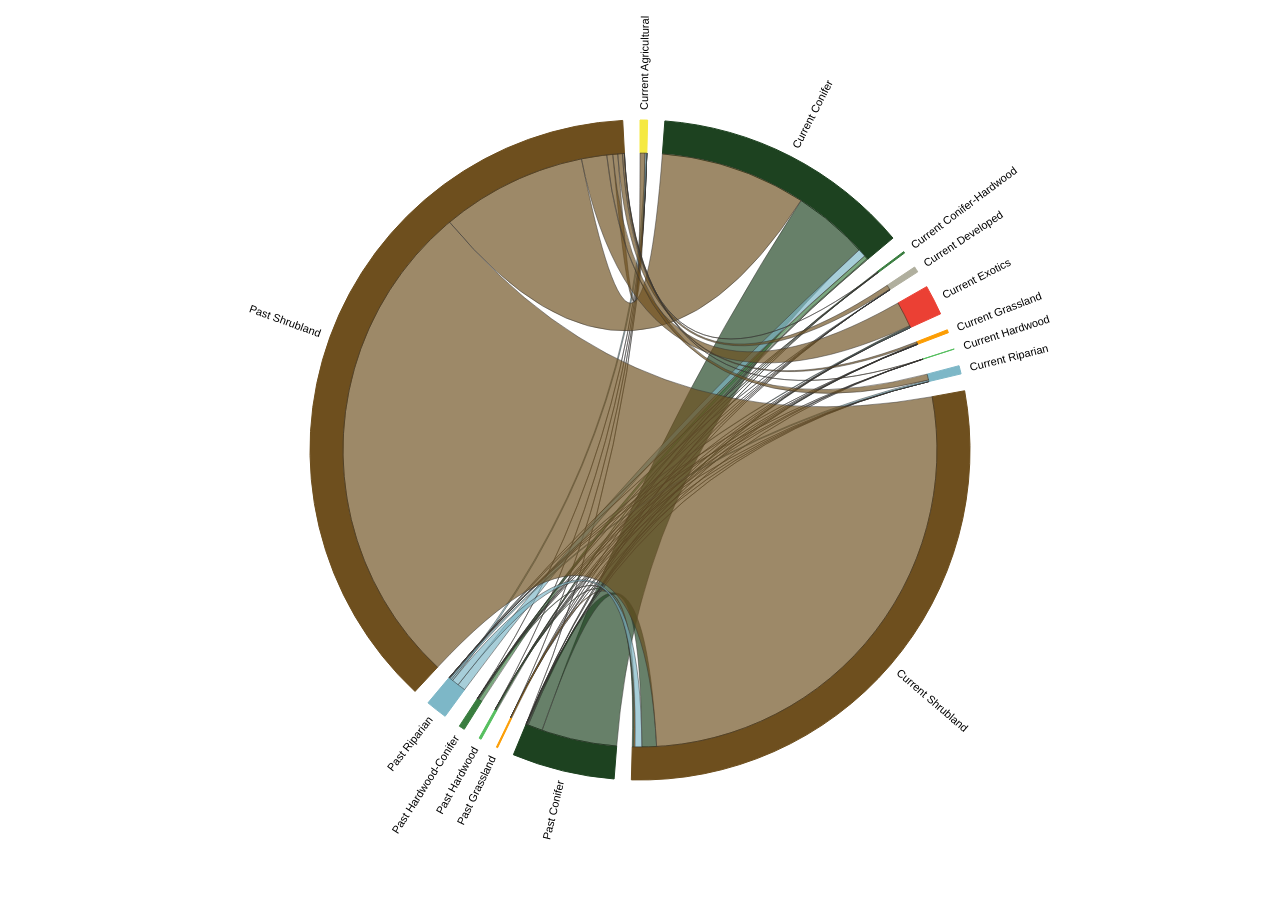
<file: chord.html>
<!DOCTYPE html>
<html>
<head>
<meta charset="utf-8" />
<title>chorddiag</title>
<style type="text/css">@layer htmltools {
.html-fill-container {
display: flex;
flex-direction: column;

min-height: 0;
min-width: 0;
}
.html-fill-container > .html-fill-item {

flex: 1 1 auto;
min-height: 0;
min-width: 0;
}
.html-fill-container > :not(.html-fill-item) {

flex: 0 0 auto;
}
}
</style>
<script>(function() {
  // If window.HTMLWidgets is already defined, then use it; otherwise create a
  // new object. This allows preceding code to set options that affect the
  // initialization process (though none currently exist).
  window.HTMLWidgets = window.HTMLWidgets || {};

  // See if we're running in a viewer pane. If not, we're in a web browser.
  var viewerMode = window.HTMLWidgets.viewerMode =
      /\bviewer_pane=1\b/.test(window.location);

  // See if we're running in Shiny mode. If not, it's a static document.
  // Note that static widgets can appear in both Shiny and static modes, but
  // obviously, Shiny widgets can only appear in Shiny apps/documents.
  var shinyMode = window.HTMLWidgets.shinyMode =
      typeof(window.Shiny) !== "undefined" && !!window.Shiny.outputBindings;

  // We can't count on jQuery being available, so we implement our own
  // version if necessary.
  function querySelectorAll(scope, selector) {
    if (typeof(jQuery) !== "undefined" && scope instanceof jQuery) {
      return scope.find(selector);
    }
    if (scope.querySelectorAll) {
      return scope.querySelectorAll(selector);
    }
  }

  function asArray(value) {
    if (value === null)
      return [];
    if ($.isArray(value))
      return value;
    return [value];
  }

  // Implement jQuery's extend
  function extend(target /*, ... */) {
    if (arguments.length == 1) {
      return target;
    }
    for (var i = 1; i < arguments.length; i++) {
      var source = arguments[i];
      for (var prop in source) {
        if (source.hasOwnProperty(prop)) {
          target[prop] = source[prop];
        }
      }
    }
    return target;
  }

  // IE8 doesn't support Array.forEach.
  function forEach(values, callback, thisArg) {
    if (values.forEach) {
      values.forEach(callback, thisArg);
    } else {
      for (var i = 0; i < values.length; i++) {
        callback.call(thisArg, values[i], i, values);
      }
    }
  }

  // Replaces the specified method with the return value of funcSource.
  //
  // Note that funcSource should not BE the new method, it should be a function
  // that RETURNS the new method. funcSource receives a single argument that is
  // the overridden method, it can be called from the new method. The overridden
  // method can be called like a regular function, it has the target permanently
  // bound to it so "this" will work correctly.
  function overrideMethod(target, methodName, funcSource) {
    var superFunc = target[methodName] || function() {};
    var superFuncBound = function() {
      return superFunc.apply(target, arguments);
    };
    target[methodName] = funcSource(superFuncBound);
  }

  // Add a method to delegator that, when invoked, calls
  // delegatee.methodName. If there is no such method on
  // the delegatee, but there was one on delegator before
  // delegateMethod was called, then the original version
  // is invoked instead.
  // For example:
  //
  // var a = {
  //   method1: function() { console.log('a1'); }
  //   method2: function() { console.log('a2'); }
  // };
  // var b = {
  //   method1: function() { console.log('b1'); }
  // };
  // delegateMethod(a, b, "method1");
  // delegateMethod(a, b, "method2");
  // a.method1();
  // a.method2();
  //
  // The output would be "b1", "a2".
  function delegateMethod(delegator, delegatee, methodName) {
    var inherited = delegator[methodName];
    delegator[methodName] = function() {
      var target = delegatee;
      var method = delegatee[methodName];

      // The method doesn't exist on the delegatee. Instead,
      // call the method on the delegator, if it exists.
      if (!method) {
        target = delegator;
        method = inherited;
      }

      if (method) {
        return method.apply(target, arguments);
      }
    };
  }

  // Implement a vague facsimilie of jQuery's data method
  function elementData(el, name, value) {
    if (arguments.length == 2) {
      return el["htmlwidget_data_" + name];
    } else if (arguments.length == 3) {
      el["htmlwidget_data_" + name] = value;
      return el;
    } else {
      throw new Error("Wrong number of arguments for elementData: " +
        arguments.length);
    }
  }

  // http://stackoverflow.com/questions/3446170/escape-string-for-use-in-javascript-regex
  function escapeRegExp(str) {
    return str.replace(/[\-\[\]\/\{\}\(\)\*\+\?\.\\\^\$\|]/g, "\\$&");
  }

  function hasClass(el, className) {
    var re = new RegExp("\\b" + escapeRegExp(className) + "\\b");
    return re.test(el.className);
  }

  // elements - array (or array-like object) of HTML elements
  // className - class name to test for
  // include - if true, only return elements with given className;
  //   if false, only return elements *without* given className
  function filterByClass(elements, className, include) {
    var results = [];
    for (var i = 0; i < elements.length; i++) {
      if (hasClass(elements[i], className) == include)
        results.push(elements[i]);
    }
    return results;
  }

  function on(obj, eventName, func) {
    if (obj.addEventListener) {
      obj.addEventListener(eventName, func, false);
    } else if (obj.attachEvent) {
      obj.attachEvent(eventName, func);
    }
  }

  function off(obj, eventName, func) {
    if (obj.removeEventListener)
      obj.removeEventListener(eventName, func, false);
    else if (obj.detachEvent) {
      obj.detachEvent(eventName, func);
    }
  }

  // Translate array of values to top/right/bottom/left, as usual with
  // the "padding" CSS property
  // https://developer.mozilla.org/en-US/docs/Web/CSS/padding
  function unpackPadding(value) {
    if (typeof(value) === "number")
      value = [value];
    if (value.length === 1) {
      return {top: value[0], right: value[0], bottom: value[0], left: value[0]};
    }
    if (value.length === 2) {
      return {top: value[0], right: value[1], bottom: value[0], left: value[1]};
    }
    if (value.length === 3) {
      return {top: value[0], right: value[1], bottom: value[2], left: value[1]};
    }
    if (value.length === 4) {
      return {top: value[0], right: value[1], bottom: value[2], left: value[3]};
    }
  }

  // Convert an unpacked padding object to a CSS value
  function paddingToCss(paddingObj) {
    return paddingObj.top + "px " + paddingObj.right + "px " + paddingObj.bottom + "px " + paddingObj.left + "px";
  }

  // Makes a number suitable for CSS
  function px(x) {
    if (typeof(x) === "number")
      return x + "px";
    else
      return x;
  }

  // Retrieves runtime widget sizing information for an element.
  // The return value is either null, or an object with fill, padding,
  // defaultWidth, defaultHeight fields.
  function sizingPolicy(el) {
    var sizingEl = document.querySelector("script[data-for='" + el.id + "'][type='application/htmlwidget-sizing']");
    if (!sizingEl)
      return null;
    var sp = JSON.parse(sizingEl.textContent || sizingEl.text || "{}");
    if (viewerMode) {
      return sp.viewer;
    } else {
      return sp.browser;
    }
  }

  // @param tasks Array of strings (or falsy value, in which case no-op).
  //   Each element must be a valid JavaScript expression that yields a
  //   function. Or, can be an array of objects with "code" and "data"
  //   properties; in this case, the "code" property should be a string
  //   of JS that's an expr that yields a function, and "data" should be
  //   an object that will be added as an additional argument when that
  //   function is called.
  // @param target The object that will be "this" for each function
  //   execution.
  // @param args Array of arguments to be passed to the functions. (The
  //   same arguments will be passed to all functions.)
  function evalAndRun(tasks, target, args) {
    if (tasks) {
      forEach(tasks, function(task) {
        var theseArgs = args;
        if (typeof(task) === "object") {
          theseArgs = theseArgs.concat([task.data]);
          task = task.code;
        }
        var taskFunc = tryEval(task);
        if (typeof(taskFunc) !== "function") {
          throw new Error("Task must be a function! Source:\n" + task);
        }
        taskFunc.apply(target, theseArgs);
      });
    }
  }

  // Attempt eval() both with and without enclosing in parentheses.
  // Note that enclosing coerces a function declaration into
  // an expression that eval() can parse
  // (otherwise, a SyntaxError is thrown)
  function tryEval(code) {
    var result = null;
    try {
      result = eval("(" + code + ")");
    } catch(error) {
      if (!(error instanceof SyntaxError)) {
        throw error;
      }
      try {
        result = eval(code);
      } catch(e) {
        if (e instanceof SyntaxError) {
          throw error;
        } else {
          throw e;
        }
      }
    }
    return result;
  }

  function initSizing(el) {
    var sizing = sizingPolicy(el);
    if (!sizing)
      return;

    var cel = document.getElementById("htmlwidget_container");
    if (!cel)
      return;

    if (typeof(sizing.padding) !== "undefined") {
      document.body.style.margin = "0";
      document.body.style.padding = paddingToCss(unpackPadding(sizing.padding));
    }

    if (sizing.fill) {
      document.body.style.overflow = "hidden";
      document.body.style.width = "100%";
      document.body.style.height = "100%";
      document.documentElement.style.width = "100%";
      document.documentElement.style.height = "100%";
      cel.style.position = "absolute";
      var pad = unpackPadding(sizing.padding);
      cel.style.top = pad.top + "px";
      cel.style.right = pad.right + "px";
      cel.style.bottom = pad.bottom + "px";
      cel.style.left = pad.left + "px";
      el.style.width = "100%";
      el.style.height = "100%";

      return {
        getWidth: function() { return cel.getBoundingClientRect().width; },
        getHeight: function() { return cel.getBoundingClientRect().height; }
      };

    } else {
      el.style.width = px(sizing.width);
      el.style.height = px(sizing.height);

      return {
        getWidth: function() { return cel.getBoundingClientRect().width; },
        getHeight: function() { return cel.getBoundingClientRect().height; }
      };
    }
  }

  // Default implementations for methods
  var defaults = {
    find: function(scope) {
      return querySelectorAll(scope, "." + this.name);
    },
    renderError: function(el, err) {
      var $el = $(el);

      this.clearError(el);

      // Add all these error classes, as Shiny does
      var errClass = "shiny-output-error";
      if (err.type !== null) {
        // use the classes of the error condition as CSS class names
        errClass = errClass + " " + $.map(asArray(err.type), function(type) {
          return errClass + "-" + type;
        }).join(" ");
      }
      errClass = errClass + " htmlwidgets-error";

      // Is el inline or block? If inline or inline-block, just display:none it
      // and add an inline error.
      var display = $el.css("display");
      $el.data("restore-display-mode", display);

      if (display === "inline" || display === "inline-block") {
        $el.hide();
        if (err.message !== "") {
          var errorSpan = $("<span>").addClass(errClass);
          errorSpan.text(err.message);
          $el.after(errorSpan);
        }
      } else if (display === "block") {
        // If block, add an error just after the el, set visibility:none on the
        // el, and position the error to be on top of the el.
        // Mark it with a unique ID and CSS class so we can remove it later.
        $el.css("visibility", "hidden");
        if (err.message !== "") {
          var errorDiv = $("<div>").addClass(errClass).css("position", "absolute")
            .css("top", el.offsetTop)
            .css("left", el.offsetLeft)
            // setting width can push out the page size, forcing otherwise
            // unnecessary scrollbars to appear and making it impossible for
            // the element to shrink; so use max-width instead
            .css("maxWidth", el.offsetWidth)
            .css("height", el.offsetHeight);
          errorDiv.text(err.message);
          $el.after(errorDiv);

          // Really dumb way to keep the size/position of the error in sync with
          // the parent element as the window is resized or whatever.
          var intId = setInterval(function() {
            if (!errorDiv[0].parentElement) {
              clearInterval(intId);
              return;
            }
            errorDiv
              .css("top", el.offsetTop)
              .css("left", el.offsetLeft)
              .css("maxWidth", el.offsetWidth)
              .css("height", el.offsetHeight);
          }, 500);
        }
      }
    },
    clearError: function(el) {
      var $el = $(el);
      var display = $el.data("restore-display-mode");
      $el.data("restore-display-mode", null);

      if (display === "inline" || display === "inline-block") {
        if (display)
          $el.css("display", display);
        $(el.nextSibling).filter(".htmlwidgets-error").remove();
      } else if (display === "block"){
        $el.css("visibility", "inherit");
        $(el.nextSibling).filter(".htmlwidgets-error").remove();
      }
    },
    sizing: {}
  };

  // Called by widget bindings to register a new type of widget. The definition
  // object can contain the following properties:
  // - name (required) - A string indicating the binding name, which will be
  //   used by default as the CSS classname to look for.
  // - initialize (optional) - A function(el) that will be called once per
  //   widget element; if a value is returned, it will be passed as the third
  //   value to renderValue.
  // - renderValue (required) - A function(el, data, initValue) that will be
  //   called with data. Static contexts will cause this to be called once per
  //   element; Shiny apps will cause this to be called multiple times per
  //   element, as the data changes.
  window.HTMLWidgets.widget = function(definition) {
    if (!definition.name) {
      throw new Error("Widget must have a name");
    }
    if (!definition.type) {
      throw new Error("Widget must have a type");
    }
    // Currently we only support output widgets
    if (definition.type !== "output") {
      throw new Error("Unrecognized widget type '" + definition.type + "'");
    }
    // TODO: Verify that .name is a valid CSS classname

    // Support new-style instance-bound definitions. Old-style class-bound
    // definitions have one widget "object" per widget per type/class of
    // widget; the renderValue and resize methods on such widget objects
    // take el and instance arguments, because the widget object can't
    // store them. New-style instance-bound definitions have one widget
    // object per widget instance; the definition that's passed in doesn't
    // provide renderValue or resize methods at all, just the single method
    //   factory(el, width, height)
    // which returns an object that has renderValue(x) and resize(w, h).
    // This enables a far more natural programming style for the widget
    // author, who can store per-instance state using either OO-style
    // instance fields or functional-style closure variables (I guess this
    // is in contrast to what can only be called C-style pseudo-OO which is
    // what we required before).
    if (definition.factory) {
      definition = createLegacyDefinitionAdapter(definition);
    }

    if (!definition.renderValue) {
      throw new Error("Widget must have a renderValue function");
    }

    // For static rendering (non-Shiny), use a simple widget registration
    // scheme. We also use this scheme for Shiny apps/documents that also
    // contain static widgets.
    window.HTMLWidgets.widgets = window.HTMLWidgets.widgets || [];
    // Merge defaults into the definition; don't mutate the original definition.
    var staticBinding = extend({}, defaults, definition);
    overrideMethod(staticBinding, "find", function(superfunc) {
      return function(scope) {
        var results = superfunc(scope);
        // Filter out Shiny outputs, we only want the static kind
        return filterByClass(results, "html-widget-output", false);
      };
    });
    window.HTMLWidgets.widgets.push(staticBinding);

    if (shinyMode) {
      // Shiny is running. Register the definition with an output binding.
      // The definition itself will not be the output binding, instead
      // we will make an output binding object that delegates to the
      // definition. This is because we foolishly used the same method
      // name (renderValue) for htmlwidgets definition and Shiny bindings
      // but they actually have quite different semantics (the Shiny
      // bindings receive data that includes lots of metadata that it
      // strips off before calling htmlwidgets renderValue). We can't
      // just ignore the difference because in some widgets it's helpful
      // to call this.renderValue() from inside of resize(), and if
      // we're not delegating, then that call will go to the Shiny
      // version instead of the htmlwidgets version.

      // Merge defaults with definition, without mutating either.
      var bindingDef = extend({}, defaults, definition);

      // This object will be our actual Shiny binding.
      var shinyBinding = new Shiny.OutputBinding();

      // With a few exceptions, we'll want to simply use the bindingDef's
      // version of methods if they are available, otherwise fall back to
      // Shiny's defaults. NOTE: If Shiny's output bindings gain additional
      // methods in the future, and we want them to be overrideable by
      // HTMLWidget binding definitions, then we'll need to add them to this
      // list.
      delegateMethod(shinyBinding, bindingDef, "getId");
      delegateMethod(shinyBinding, bindingDef, "onValueChange");
      delegateMethod(shinyBinding, bindingDef, "onValueError");
      delegateMethod(shinyBinding, bindingDef, "renderError");
      delegateMethod(shinyBinding, bindingDef, "clearError");
      delegateMethod(shinyBinding, bindingDef, "showProgress");

      // The find, renderValue, and resize are handled differently, because we
      // want to actually decorate the behavior of the bindingDef methods.

      shinyBinding.find = function(scope) {
        var results = bindingDef.find(scope);

        // Only return elements that are Shiny outputs, not static ones
        var dynamicResults = results.filter(".html-widget-output");

        // It's possible that whatever caused Shiny to think there might be
        // new dynamic outputs, also caused there to be new static outputs.
        // Since there might be lots of different htmlwidgets bindings, we
        // schedule execution for later--no need to staticRender multiple
        // times.
        if (results.length !== dynamicResults.length)
          scheduleStaticRender();

        return dynamicResults;
      };

      // Wrap renderValue to handle initialization, which unfortunately isn't
      // supported natively by Shiny at the time of this writing.

      shinyBinding.renderValue = function(el, data) {
        Shiny.renderDependencies(data.deps);
        // Resolve strings marked as javascript literals to objects
        if (!(data.evals instanceof Array)) data.evals = [data.evals];
        for (var i = 0; data.evals && i < data.evals.length; i++) {
          window.HTMLWidgets.evaluateStringMember(data.x, data.evals[i]);
        }
        if (!bindingDef.renderOnNullValue) {
          if (data.x === null) {
            el.style.visibility = "hidden";
            return;
          } else {
            el.style.visibility = "inherit";
          }
        }
        if (!elementData(el, "initialized")) {
          initSizing(el);

          elementData(el, "initialized", true);
          if (bindingDef.initialize) {
            var rect = el.getBoundingClientRect();
            var result = bindingDef.initialize(el, rect.width, rect.height);
            elementData(el, "init_result", result);
          }
        }
        bindingDef.renderValue(el, data.x, elementData(el, "init_result"));
        evalAndRun(data.jsHooks.render, elementData(el, "init_result"), [el, data.x]);
      };

      // Only override resize if bindingDef implements it
      if (bindingDef.resize) {
        shinyBinding.resize = function(el, width, height) {
          // Shiny can call resize before initialize/renderValue have been
          // called, which doesn't make sense for widgets.
          if (elementData(el, "initialized")) {
            bindingDef.resize(el, width, height, elementData(el, "init_result"));
          }
        };
      }

      Shiny.outputBindings.register(shinyBinding, bindingDef.name);
    }
  };

  var scheduleStaticRenderTimerId = null;
  function scheduleStaticRender() {
    if (!scheduleStaticRenderTimerId) {
      scheduleStaticRenderTimerId = setTimeout(function() {
        scheduleStaticRenderTimerId = null;
        window.HTMLWidgets.staticRender();
      }, 1);
    }
  }

  // Render static widgets after the document finishes loading
  // Statically render all elements that are of this widget's class
  window.HTMLWidgets.staticRender = function() {
    var bindings = window.HTMLWidgets.widgets || [];
    forEach(bindings, function(binding) {
      var matches = binding.find(document.documentElement);
      forEach(matches, function(el) {
        var sizeObj = initSizing(el, binding);

        var getSize = function(el) {
          if (sizeObj) {
            return {w: sizeObj.getWidth(), h: sizeObj.getHeight()}
          } else {
            var rect = el.getBoundingClientRect();
            return {w: rect.width, h: rect.height}
          }
        };

        if (hasClass(el, "html-widget-static-bound"))
          return;
        el.className = el.className + " html-widget-static-bound";

        var initResult;
        if (binding.initialize) {
          var size = getSize(el);
          initResult = binding.initialize(el, size.w, size.h);
          elementData(el, "init_result", initResult);
        }

        if (binding.resize) {
          var lastSize = getSize(el);
          var resizeHandler = function(e) {
            var size = getSize(el);
            if (size.w === 0 && size.h === 0)
              return;
            if (size.w === lastSize.w && size.h === lastSize.h)
              return;
            lastSize = size;
            binding.resize(el, size.w, size.h, initResult);
          };

          on(window, "resize", resizeHandler);

          // This is needed for cases where we're running in a Shiny
          // app, but the widget itself is not a Shiny output, but
          // rather a simple static widget. One example of this is
          // an rmarkdown document that has runtime:shiny and widget
          // that isn't in a render function. Shiny only knows to
          // call resize handlers for Shiny outputs, not for static
          // widgets, so we do it ourselves.
          if (window.jQuery) {
            window.jQuery(document).on(
              "shown.htmlwidgets shown.bs.tab.htmlwidgets shown.bs.collapse.htmlwidgets",
              resizeHandler
            );
            window.jQuery(document).on(
              "hidden.htmlwidgets hidden.bs.tab.htmlwidgets hidden.bs.collapse.htmlwidgets",
              resizeHandler
            );
          }

          // This is needed for the specific case of ioslides, which
          // flips slides between display:none and display:block.
          // Ideally we would not have to have ioslide-specific code
          // here, but rather have ioslides raise a generic event,
          // but the rmarkdown package just went to CRAN so the
          // window to getting that fixed may be long.
          if (window.addEventListener) {
            // It's OK to limit this to window.addEventListener
            // browsers because ioslides itself only supports
            // such browsers.
            on(document, "slideenter", resizeHandler);
            on(document, "slideleave", resizeHandler);
          }
        }

        var scriptData = document.querySelector("script[data-for='" + el.id + "'][type='application/json']");
        if (scriptData) {
          var data = JSON.parse(scriptData.textContent || scriptData.text);
          // Resolve strings marked as javascript literals to objects
          if (!(data.evals instanceof Array)) data.evals = [data.evals];
          for (var k = 0; data.evals && k < data.evals.length; k++) {
            window.HTMLWidgets.evaluateStringMember(data.x, data.evals[k]);
          }
          binding.renderValue(el, data.x, initResult);
          evalAndRun(data.jsHooks.render, initResult, [el, data.x]);
        }
      });
    });

    invokePostRenderHandlers();
  }


  function has_jQuery3() {
    if (!window.jQuery) {
      return false;
    }
    var $version = window.jQuery.fn.jquery;
    var $major_version = parseInt($version.split(".")[0]);
    return $major_version >= 3;
  }

  /*
  / Shiny 1.4 bumped jQuery from 1.x to 3.x which means jQuery's
  / on-ready handler (i.e., $(fn)) is now asyncronous (i.e., it now
  / really means $(setTimeout(fn)).
  / https://jquery.com/upgrade-guide/3.0/#breaking-change-document-ready-handlers-are-now-asynchronous
  /
  / Since Shiny uses $() to schedule initShiny, shiny>=1.4 calls initShiny
  / one tick later than it did before, which means staticRender() is
  / called renderValue() earlier than (advanced) widget authors might be expecting.
  / https://github.com/rstudio/shiny/issues/2630
  /
  / For a concrete example, leaflet has some methods (e.g., updateBounds)
  / which reference Shiny methods registered in initShiny (e.g., setInputValue).
  / Since leaflet is privy to this life-cycle, it knows to use setTimeout() to
  / delay execution of those methods (until Shiny methods are ready)
  / https://github.com/rstudio/leaflet/blob/18ec981/javascript/src/index.js#L266-L268
  /
  / Ideally widget authors wouldn't need to use this setTimeout() hack that
  / leaflet uses to call Shiny methods on a staticRender(). In the long run,
  / the logic initShiny should be broken up so that method registration happens
  / right away, but binding happens later.
  */
  function maybeStaticRenderLater() {
    if (shinyMode && has_jQuery3()) {
      window.jQuery(window.HTMLWidgets.staticRender);
    } else {
      window.HTMLWidgets.staticRender();
    }
  }

  if (document.addEventListener) {
    document.addEventListener("DOMContentLoaded", function() {
      document.removeEventListener("DOMContentLoaded", arguments.callee, false);
      maybeStaticRenderLater();
    }, false);
  } else if (document.attachEvent) {
    document.attachEvent("onreadystatechange", function() {
      if (document.readyState === "complete") {
        document.detachEvent("onreadystatechange", arguments.callee);
        maybeStaticRenderLater();
      }
    });
  }


  window.HTMLWidgets.getAttachmentUrl = function(depname, key) {
    // If no key, default to the first item
    if (typeof(key) === "undefined")
      key = 1;

    var link = document.getElementById(depname + "-" + key + "-attachment");
    if (!link) {
      throw new Error("Attachment " + depname + "/" + key + " not found in document");
    }
    return link.getAttribute("href");
  };

  window.HTMLWidgets.dataframeToD3 = function(df) {
    var names = [];
    var length;
    for (var name in df) {
        if (df.hasOwnProperty(name))
            names.push(name);
        if (typeof(df[name]) !== "object" || typeof(df[name].length) === "undefined") {
            throw new Error("All fields must be arrays");
        } else if (typeof(length) !== "undefined" && length !== df[name].length) {
            throw new Error("All fields must be arrays of the same length");
        }
        length = df[name].length;
    }
    var results = [];
    var item;
    for (var row = 0; row < length; row++) {
        item = {};
        for (var col = 0; col < names.length; col++) {
            item[names[col]] = df[names[col]][row];
        }
        results.push(item);
    }
    return results;
  };

  window.HTMLWidgets.transposeArray2D = function(array) {
      if (array.length === 0) return array;
      var newArray = array[0].map(function(col, i) {
          return array.map(function(row) {
              return row[i]
          })
      });
      return newArray;
  };
  // Split value at splitChar, but allow splitChar to be escaped
  // using escapeChar. Any other characters escaped by escapeChar
  // will be included as usual (including escapeChar itself).
  function splitWithEscape(value, splitChar, escapeChar) {
    var results = [];
    var escapeMode = false;
    var currentResult = "";
    for (var pos = 0; pos < value.length; pos++) {
      if (!escapeMode) {
        if (value[pos] === splitChar) {
          results.push(currentResult);
          currentResult = "";
        } else if (value[pos] === escapeChar) {
          escapeMode = true;
        } else {
          currentResult += value[pos];
        }
      } else {
        currentResult += value[pos];
        escapeMode = false;
      }
    }
    if (currentResult !== "") {
      results.push(currentResult);
    }
    return results;
  }
  // Function authored by Yihui/JJ Allaire
  window.HTMLWidgets.evaluateStringMember = function(o, member) {
    var parts = splitWithEscape(member, '.', '\\');
    for (var i = 0, l = parts.length; i < l; i++) {
      var part = parts[i];
      // part may be a character or 'numeric' member name
      if (o !== null && typeof o === "object" && part in o) {
        if (i == (l - 1)) { // if we are at the end of the line then evalulate
          if (typeof o[part] === "string")
            o[part] = tryEval(o[part]);
        } else { // otherwise continue to next embedded object
          o = o[part];
        }
      }
    }
  };

  // Retrieve the HTMLWidget instance (i.e. the return value of an
  // HTMLWidget binding's initialize() or factory() function)
  // associated with an element, or null if none.
  window.HTMLWidgets.getInstance = function(el) {
    return elementData(el, "init_result");
  };

  // Finds the first element in the scope that matches the selector,
  // and returns the HTMLWidget instance (i.e. the return value of
  // an HTMLWidget binding's initialize() or factory() function)
  // associated with that element, if any. If no element matches the
  // selector, or the first matching element has no HTMLWidget
  // instance associated with it, then null is returned.
  //
  // The scope argument is optional, and defaults to window.document.
  window.HTMLWidgets.find = function(scope, selector) {
    if (arguments.length == 1) {
      selector = scope;
      scope = document;
    }

    var el = scope.querySelector(selector);
    if (el === null) {
      return null;
    } else {
      return window.HTMLWidgets.getInstance(el);
    }
  };

  // Finds all elements in the scope that match the selector, and
  // returns the HTMLWidget instances (i.e. the return values of
  // an HTMLWidget binding's initialize() or factory() function)
  // associated with the elements, in an array. If elements that
  // match the selector don't have an associated HTMLWidget
  // instance, the returned array will contain nulls.
  //
  // The scope argument is optional, and defaults to window.document.
  window.HTMLWidgets.findAll = function(scope, selector) {
    if (arguments.length == 1) {
      selector = scope;
      scope = document;
    }

    var nodes = scope.querySelectorAll(selector);
    var results = [];
    for (var i = 0; i < nodes.length; i++) {
      results.push(window.HTMLWidgets.getInstance(nodes[i]));
    }
    return results;
  };

  var postRenderHandlers = [];
  function invokePostRenderHandlers() {
    while (postRenderHandlers.length) {
      var handler = postRenderHandlers.shift();
      if (handler) {
        handler();
      }
    }
  }

  // Register the given callback function to be invoked after the
  // next time static widgets are rendered.
  window.HTMLWidgets.addPostRenderHandler = function(callback) {
    postRenderHandlers.push(callback);
  };

  // Takes a new-style instance-bound definition, and returns an
  // old-style class-bound definition. This saves us from having
  // to rewrite all the logic in this file to accomodate both
  // types of definitions.
  function createLegacyDefinitionAdapter(defn) {
    var result = {
      name: defn.name,
      type: defn.type,
      initialize: function(el, width, height) {
        return defn.factory(el, width, height);
      },
      renderValue: function(el, x, instance) {
        return instance.renderValue(x);
      },
      resize: function(el, width, height, instance) {
        return instance.resize(width, height);
      }
    };

    if (defn.find)
      result.find = defn.find;
    if (defn.renderError)
      result.renderError = defn.renderError;
    if (defn.clearError)
      result.clearError = defn.clearError;

    return result;
  }
})();
</script>
<script>// https://d3js.org Version 4.13.0. Copyright 2018 Mike Bostock.
(function(t,n){"object"==typeof exports&&"undefined"!=typeof module?n(exports):"function"==typeof define&&define.amd?define(["exports"],n):n(t.d3=t.d3||{})})(this,function(t){"use strict";function n(t,n){return t<n?-1:t>n?1:t>=n?0:NaN}function e(t){return 1===t.length&&(t=function(t){return function(e,r){return n(t(e),r)}}(t)),{left:function(n,e,r,i){for(null==r&&(r=0),null==i&&(i=n.length);r<i;){var o=r+i>>>1;t(n[o],e)<0?r=o+1:i=o}return r},right:function(n,e,r,i){for(null==r&&(r=0),null==i&&(i=n.length);r<i;){var o=r+i>>>1;t(n[o],e)>0?i=o:r=o+1}return r}}}function r(t,n){return[t,n]}function i(t){return null===t?NaN:+t}function o(t,n){var e,r,o=t.length,u=0,a=-1,c=0,s=0;if(null==n)for(;++a<o;)isNaN(e=i(t[a]))||(s+=(r=e-c)*(e-(c+=r/++u)));else for(;++a<o;)isNaN(e=i(n(t[a],a,t)))||(s+=(r=e-c)*(e-(c+=r/++u)));if(u>1)return s/(u-1)}function u(t,n){var e=o(t,n);return e?Math.sqrt(e):e}function a(t,n){var e,r,i,o=t.length,u=-1;if(null==n){for(;++u<o;)if(null!=(e=t[u])&&e>=e)for(r=i=e;++u<o;)null!=(e=t[u])&&(r>e&&(r=e),i<e&&(i=e))}else for(;++u<o;)if(null!=(e=n(t[u],u,t))&&e>=e)for(r=i=e;++u<o;)null!=(e=n(t[u],u,t))&&(r>e&&(r=e),i<e&&(i=e));return[r,i]}function c(t){return function(){return t}}function s(t){return t}function f(t,n,e){t=+t,n=+n,e=(i=arguments.length)<2?(n=t,t=0,1):i<3?1:+e;for(var r=-1,i=0|Math.max(0,Math.ceil((n-t)/e)),o=new Array(i);++r<i;)o[r]=t+r*e;return o}function l(t,n,e){var r,i,o,u,a=-1;if(n=+n,t=+t,e=+e,t===n&&e>0)return[t];if((r=n<t)&&(i=t,t=n,n=i),0===(u=h(t,n,e))||!isFinite(u))return[];if(u>0)for(t=Math.ceil(t/u),n=Math.floor(n/u),o=new Array(i=Math.ceil(n-t+1));++a<i;)o[a]=(t+a)*u;else for(t=Math.floor(t*u),n=Math.ceil(n*u),o=new Array(i=Math.ceil(t-n+1));++a<i;)o[a]=(t-a)/u;return r&&o.reverse(),o}function h(t,n,e){var r=(n-t)/Math.max(0,e),i=Math.floor(Math.log(r)/Math.LN10),o=r/Math.pow(10,i);return i>=0?(o>=Hs?10:o>=js?5:o>=Xs?2:1)*Math.pow(10,i):-Math.pow(10,-i)/(o>=Hs?10:o>=js?5:o>=Xs?2:1)}function p(t,n,e){var r=Math.abs(n-t)/Math.max(0,e),i=Math.pow(10,Math.floor(Math.log(r)/Math.LN10)),o=r/i;return o>=Hs?i*=10:o>=js?i*=5:o>=Xs&&(i*=2),n<t?-i:i}function d(t){return Math.ceil(Math.log(t.length)/Math.LN2)+1}function v(t,n,e){if(null==e&&(e=i),r=t.length){if((n=+n)<=0||r<2)return+e(t[0],0,t);if(n>=1)return+e(t[r-1],r-1,t);var r,o=(r-1)*n,u=Math.floor(o),a=+e(t[u],u,t);return a+(+e(t[u+1],u+1,t)-a)*(o-u)}}function g(t){for(var n,e,r,i=t.length,o=-1,u=0;++o<i;)u+=t[o].length;for(e=new Array(u);--i>=0;)for(n=(r=t[i]).length;--n>=0;)e[--u]=r[n];return e}function _(t,n){var e,r,i=t.length,o=-1;if(null==n){for(;++o<i;)if(null!=(e=t[o])&&e>=e)for(r=e;++o<i;)null!=(e=t[o])&&r>e&&(r=e)}else for(;++o<i;)if(null!=(e=n(t[o],o,t))&&e>=e)for(r=e;++o<i;)null!=(e=n(t[o],o,t))&&r>e&&(r=e);return r}function y(t){if(!(i=t.length))return[];for(var n=-1,e=_(t,m),r=new Array(e);++n<e;)for(var i,o=-1,u=r[n]=new Array(i);++o<i;)u[o]=t[o][n];return r}function m(t){return t.length}function x(t){return t}function b(t){return"translate("+(t+.5)+",0)"}function w(t){return"translate(0,"+(t+.5)+")"}function M(){return!this.__axis}function T(t,n){function e(e){var h=null==i?n.ticks?n.ticks.apply(n,r):n.domain():i,p=null==o?n.tickFormat?n.tickFormat.apply(n,r):x:o,d=Math.max(u,0)+c,v=n.range(),g=+v[0]+.5,_=+v[v.length-1]+.5,y=(n.bandwidth?function(t){var n=Math.max(0,t.bandwidth()-1)/2;return t.round()&&(n=Math.round(n)),function(e){return+t(e)+n}}:function(t){return function(n){return+t(n)}})(n.copy()),m=e.selection?e.selection():e,b=m.selectAll(".domain").data([null]),w=m.selectAll(".tick").data(h,n).order(),T=w.exit(),N=w.enter().append("g").attr("class","tick"),k=w.select("line"),S=w.select("text");b=b.merge(b.enter().insert("path",".tick").attr("class","domain").attr("stroke","#000")),w=w.merge(N),k=k.merge(N.append("line").attr("stroke","#000").attr(f+"2",s*u)),S=S.merge(N.append("text").attr("fill","#000").attr(f,s*d).attr("dy",t===$s?"0em":t===Zs?"0.71em":"0.32em")),e!==m&&(b=b.transition(e),w=w.transition(e),k=k.transition(e),S=S.transition(e),T=T.transition(e).attr("opacity",Qs).attr("transform",function(t){return isFinite(t=y(t))?l(t):this.getAttribute("transform")}),N.attr("opacity",Qs).attr("transform",function(t){var n=this.parentNode.__axis;return l(n&&isFinite(n=n(t))?n:y(t))})),T.remove(),b.attr("d",t===Gs||t==Ws?"M"+s*a+","+g+"H0.5V"+_+"H"+s*a:"M"+g+","+s*a+"V0.5H"+_+"V"+s*a),w.attr("opacity",1).attr("transform",function(t){return l(y(t))}),k.attr(f+"2",s*u),S.attr(f,s*d).text(p),m.filter(M).attr("fill","none").attr("font-size",10).attr("font-family","sans-serif").attr("text-anchor",t===Ws?"start":t===Gs?"end":"middle"),m.each(function(){this.__axis=y})}var r=[],i=null,o=null,u=6,a=6,c=3,s=t===$s||t===Gs?-1:1,f=t===Gs||t===Ws?"x":"y",l=t===$s||t===Zs?b:w;return e.scale=function(t){return arguments.length?(n=t,e):n},e.ticks=function(){return r=Vs.call(arguments),e},e.tickArguments=function(t){return arguments.length?(r=null==t?[]:Vs.call(t),e):r.slice()},e.tickValues=function(t){return arguments.length?(i=null==t?null:Vs.call(t),e):i&&i.slice()},e.tickFormat=function(t){return arguments.length?(o=t,e):o},e.tickSize=function(t){return arguments.length?(u=a=+t,e):u},e.tickSizeInner=function(t){return arguments.length?(u=+t,e):u},e.tickSizeOuter=function(t){return arguments.length?(a=+t,e):a},e.tickPadding=function(t){return arguments.length?(c=+t,e):c},e}function N(){for(var t,n=0,e=arguments.length,r={};n<e;++n){if(!(t=arguments[n]+"")||t in r)throw new Error("illegal type: "+t);r[t]=[]}return new k(r)}function k(t){this._=t}function S(t,n,e){for(var r=0,i=t.length;r<i;++r)if(t[r].name===n){t[r]=Js,t=t.slice(0,r).concat(t.slice(r+1));break}return null!=e&&t.push({name:n,value:e}),t}function E(t){var n=t+="",e=n.indexOf(":");return e>=0&&"xmlns"!==(n=t.slice(0,e))&&(t=t.slice(e+1)),tf.hasOwnProperty(n)?{space:tf[n],local:t}:t}function A(t){var n=E(t);return(n.local?function(t){return function(){return this.ownerDocument.createElementNS(t.space,t.local)}}:function(t){return function(){var n=this.ownerDocument,e=this.namespaceURI;return e===Ks&&n.documentElement.namespaceURI===Ks?n.createElement(t):n.createElementNS(e,t)}})(n)}function C(){}function z(t){return null==t?C:function(){return this.querySelector(t)}}function P(){return[]}function R(t){return null==t?P:function(){return this.querySelectorAll(t)}}function L(t){return new Array(t.length)}function q(t,n){this.ownerDocument=t.ownerDocument,this.namespaceURI=t.namespaceURI,this._next=null,this._parent=t,this.__data__=n}function D(t,n,e,r,i,o){for(var u,a=0,c=n.length,s=o.length;a<s;++a)(u=n[a])?(u.__data__=o[a],r[a]=u):e[a]=new q(t,o[a]);for(;a<c;++a)(u=n[a])&&(i[a]=u)}function U(t,n,e,r,i,o,u){var a,c,s,f={},l=n.length,h=o.length,p=new Array(l);for(a=0;a<l;++a)(c=n[a])&&(p[a]=s=uf+u.call(c,c.__data__,a,n),s in f?i[a]=c:f[s]=c);for(a=0;a<h;++a)(c=f[s=uf+u.call(t,o[a],a,o)])?(r[a]=c,c.__data__=o[a],f[s]=null):e[a]=new q(t,o[a]);for(a=0;a<l;++a)(c=n[a])&&f[p[a]]===c&&(i[a]=c)}function O(t,n){return t<n?-1:t>n?1:t>=n?0:NaN}function F(t){return t.ownerDocument&&t.ownerDocument.defaultView||t.document&&t||t.defaultView}function I(t,n){return t.style.getPropertyValue(n)||F(t).getComputedStyle(t,null).getPropertyValue(n)}function Y(t){return t.trim().split(/^|\s+/)}function B(t){return t.classList||new H(t)}function H(t){this._node=t,this._names=Y(t.getAttribute("class")||"")}function j(t,n){for(var e=B(t),r=-1,i=n.length;++r<i;)e.add(n[r])}function X(t,n){for(var e=B(t),r=-1,i=n.length;++r<i;)e.remove(n[r])}function V(){this.textContent=""}function $(){this.innerHTML=""}function W(){this.nextSibling&&this.parentNode.appendChild(this)}function Z(){this.previousSibling&&this.parentNode.insertBefore(this,this.parentNode.firstChild)}function G(){return null}function Q(){var t=this.parentNode;t&&t.removeChild(this)}function J(){return this.parentNode.insertBefore(this.cloneNode(!1),this.nextSibling)}function K(){return this.parentNode.insertBefore(this.cloneNode(!0),this.nextSibling)}function tt(t,n,e){return t=nt(t,n,e),function(n){var e=n.relatedTarget;e&&(e===this||8&e.compareDocumentPosition(this))||t.call(this,n)}}function nt(n,e,r){return function(i){var o=t.event;t.event=i;try{n.call(this,this.__data__,e,r)}finally{t.event=o}}}function et(t){return function(){var n=this.__on;if(n){for(var e,r=0,i=-1,o=n.length;r<o;++r)e=n[r],t.type&&e.type!==t.type||e.name!==t.name?n[++i]=e:this.removeEventListener(e.type,e.listener,e.capture);++i?n.length=i:delete this.__on}}}function rt(t,n,e){var r=af.hasOwnProperty(t.type)?tt:nt;return function(i,o,u){var a,c=this.__on,s=r(n,o,u);if(c)for(var f=0,l=c.length;f<l;++f)if((a=c[f]).type===t.type&&a.name===t.name)return this.removeEventListener(a.type,a.listener,a.capture),this.addEventListener(a.type,a.listener=s,a.capture=e),void(a.value=n);this.addEventListener(t.type,s,e),a={type:t.type,name:t.name,value:n,listener:s,capture:e},c?c.push(a):this.__on=[a]}}function it(n,e,r,i){var o=t.event;n.sourceEvent=t.event,t.event=n;try{return e.apply(r,i)}finally{t.event=o}}function ot(t,n,e){var r=F(t),i=r.CustomEvent;"function"==typeof i?i=new i(n,e):(i=r.document.createEvent("Event"),e?(i.initEvent(n,e.bubbles,e.cancelable),i.detail=e.detail):i.initEvent(n,!1,!1)),t.dispatchEvent(i)}function ut(t,n){this._groups=t,this._parents=n}function at(){return new ut([[document.documentElement]],cf)}function ct(t){return"string"==typeof t?new ut([[document.querySelector(t)]],[document.documentElement]):new ut([[t]],cf)}function st(){return new ft}function ft(){this._="@"+(++sf).toString(36)}function lt(){for(var n,e=t.event;n=e.sourceEvent;)e=n;return e}function ht(t,n){var e=t.ownerSVGElement||t;if(e.createSVGPoint){var r=e.createSVGPoint();return r.x=n.clientX,r.y=n.clientY,r=r.matrixTransform(t.getScreenCTM().inverse()),[r.x,r.y]}var i=t.getBoundingClientRect();return[n.clientX-i.left-t.clientLeft,n.clientY-i.top-t.clientTop]}function pt(t){var n=lt();return n.changedTouches&&(n=n.changedTouches[0]),ht(t,n)}function dt(t,n,e){arguments.length<3&&(e=n,n=lt().changedTouches);for(var r,i=0,o=n?n.length:0;i<o;++i)if((r=n[i]).identifier===e)return ht(t,r);return null}function vt(){t.event.stopImmediatePropagation()}function gt(){t.event.preventDefault(),t.event.stopImmediatePropagation()}function _t(t){var n=t.document.documentElement,e=ct(t).on("dragstart.drag",gt,!0);"onselectstart"in n?e.on("selectstart.drag",gt,!0):(n.__noselect=n.style.MozUserSelect,n.style.MozUserSelect="none")}function yt(t,n){var e=t.document.documentElement,r=ct(t).on("dragstart.drag",null);n&&(r.on("click.drag",gt,!0),setTimeout(function(){r.on("click.drag",null)},0)),"onselectstart"in e?r.on("selectstart.drag",null):(e.style.MozUserSelect=e.__noselect,delete e.__noselect)}function mt(t){return function(){return t}}function xt(t,n,e,r,i,o,u,a,c,s){this.target=t,this.type=n,this.subject=e,this.identifier=r,this.active=i,this.x=o,this.y=u,this.dx=a,this.dy=c,this._=s}function bt(){return!t.event.button}function wt(){return this.parentNode}function Mt(n){return null==n?{x:t.event.x,y:t.event.y}:n}function Tt(){return"ontouchstart"in this}function Nt(t,n,e){t.prototype=n.prototype=e,e.constructor=t}function kt(t,n){var e=Object.create(t.prototype);for(var r in n)e[r]=n[r];return e}function St(){}function Et(t){var n;return t=(t+"").trim().toLowerCase(),(n=pf.exec(t))?(n=parseInt(n[1],16),new Rt(n>>8&15|n>>4&240,n>>4&15|240&n,(15&n)<<4|15&n,1)):(n=df.exec(t))?At(parseInt(n[1],16)):(n=vf.exec(t))?new Rt(n[1],n[2],n[3],1):(n=gf.exec(t))?new Rt(255*n[1]/100,255*n[2]/100,255*n[3]/100,1):(n=_f.exec(t))?Ct(n[1],n[2],n[3],n[4]):(n=yf.exec(t))?Ct(255*n[1]/100,255*n[2]/100,255*n[3]/100,n[4]):(n=mf.exec(t))?Lt(n[1],n[2]/100,n[3]/100,1):(n=xf.exec(t))?Lt(n[1],n[2]/100,n[3]/100,n[4]):bf.hasOwnProperty(t)?At(bf[t]):"transparent"===t?new Rt(NaN,NaN,NaN,0):null}function At(t){return new Rt(t>>16&255,t>>8&255,255&t,1)}function Ct(t,n,e,r){return r<=0&&(t=n=e=NaN),new Rt(t,n,e,r)}function zt(t){return t instanceof St||(t=Et(t)),t?(t=t.rgb(),new Rt(t.r,t.g,t.b,t.opacity)):new Rt}function Pt(t,n,e,r){return 1===arguments.length?zt(t):new Rt(t,n,e,null==r?1:r)}function Rt(t,n,e,r){this.r=+t,this.g=+n,this.b=+e,this.opacity=+r}function Lt(t,n,e,r){return r<=0?t=n=e=NaN:e<=0||e>=1?t=n=NaN:n<=0&&(t=NaN),new Dt(t,n,e,r)}function qt(t,n,e,r){return 1===arguments.length?function(t){if(t instanceof Dt)return new Dt(t.h,t.s,t.l,t.opacity);if(t instanceof St||(t=Et(t)),!t)return new Dt;if(t instanceof Dt)return t;var n=(t=t.rgb()).r/255,e=t.g/255,r=t.b/255,i=Math.min(n,e,r),o=Math.max(n,e,r),u=NaN,a=o-i,c=(o+i)/2;return a?(u=n===o?(e-r)/a+6*(e<r):e===o?(r-n)/a+2:(n-e)/a+4,a/=c<.5?o+i:2-o-i,u*=60):a=c>0&&c<1?0:u,new Dt(u,a,c,t.opacity)}(t):new Dt(t,n,e,null==r?1:r)}function Dt(t,n,e,r){this.h=+t,this.s=+n,this.l=+e,this.opacity=+r}function Ut(t,n,e){return 255*(t<60?n+(e-n)*t/60:t<180?e:t<240?n+(e-n)*(240-t)/60:n)}function Ot(t){if(t instanceof It)return new It(t.l,t.a,t.b,t.opacity);if(t instanceof Vt){var n=t.h*wf;return new It(t.l,Math.cos(n)*t.c,Math.sin(n)*t.c,t.opacity)}t instanceof Rt||(t=zt(t));var e=jt(t.r),r=jt(t.g),i=jt(t.b),o=Yt((.4124564*e+.3575761*r+.1804375*i)/Tf),u=Yt((.2126729*e+.7151522*r+.072175*i)/Nf);return new It(116*u-16,500*(o-u),200*(u-Yt((.0193339*e+.119192*r+.9503041*i)/kf)),t.opacity)}function Ft(t,n,e,r){return 1===arguments.length?Ot(t):new It(t,n,e,null==r?1:r)}function It(t,n,e,r){this.l=+t,this.a=+n,this.b=+e,this.opacity=+r}function Yt(t){return t>Cf?Math.pow(t,1/3):t/Af+Sf}function Bt(t){return t>Ef?t*t*t:Af*(t-Sf)}function Ht(t){return 255*(t<=.0031308?12.92*t:1.055*Math.pow(t,1/2.4)-.055)}function jt(t){return(t/=255)<=.04045?t/12.92:Math.pow((t+.055)/1.055,2.4)}function Xt(t,n,e,r){return 1===arguments.length?function(t){if(t instanceof Vt)return new Vt(t.h,t.c,t.l,t.opacity);t instanceof It||(t=Ot(t));var n=Math.atan2(t.b,t.a)*Mf;return new Vt(n<0?n+360:n,Math.sqrt(t.a*t.a+t.b*t.b),t.l,t.opacity)}(t):new Vt(t,n,e,null==r?1:r)}function Vt(t,n,e,r){this.h=+t,this.c=+n,this.l=+e,this.opacity=+r}function $t(t,n,e,r){return 1===arguments.length?function(t){if(t instanceof Wt)return new Wt(t.h,t.s,t.l,t.opacity);t instanceof Rt||(t=zt(t));var n=t.r/255,e=t.g/255,r=t.b/255,i=(Df*r+Lf*n-qf*e)/(Df+Lf-qf),o=r-i,u=(Rf*(e-i)-zf*o)/Pf,a=Math.sqrt(u*u+o*o)/(Rf*i*(1-i)),c=a?Math.atan2(u,o)*Mf-120:NaN;return new Wt(c<0?c+360:c,a,i,t.opacity)}(t):new Wt(t,n,e,null==r?1:r)}function Wt(t,n,e,r){this.h=+t,this.s=+n,this.l=+e,this.opacity=+r}function Zt(t,n,e,r,i){var o=t*t,u=o*t;return((1-3*t+3*o-u)*n+(4-6*o+3*u)*e+(1+3*t+3*o-3*u)*r+u*i)/6}function Gt(t){var n=t.length-1;return function(e){var r=e<=0?e=0:e>=1?(e=1,n-1):Math.floor(e*n),i=t[r],o=t[r+1],u=r>0?t[r-1]:2*i-o,a=r<n-1?t[r+2]:2*o-i;return Zt((e-r/n)*n,u,i,o,a)}}function Qt(t){var n=t.length;return function(e){var r=Math.floor(((e%=1)<0?++e:e)*n),i=t[(r+n-1)%n],o=t[r%n],u=t[(r+1)%n],a=t[(r+2)%n];return Zt((e-r/n)*n,i,o,u,a)}}function Jt(t){return function(){return t}}function Kt(t,n){return function(e){return t+e*n}}function tn(t,n){var e=n-t;return e?Kt(t,e>180||e<-180?e-360*Math.round(e/360):e):Jt(isNaN(t)?n:t)}function nn(t){return 1==(t=+t)?en:function(n,e){return e-n?function(t,n,e){return t=Math.pow(t,e),n=Math.pow(n,e)-t,e=1/e,function(r){return Math.pow(t+r*n,e)}}(n,e,t):Jt(isNaN(n)?e:n)}}function en(t,n){var e=n-t;return e?Kt(t,e):Jt(isNaN(t)?n:t)}function rn(t){return function(n){var e,r,i=n.length,o=new Array(i),u=new Array(i),a=new Array(i);for(e=0;e<i;++e)r=Pt(n[e]),o[e]=r.r||0,u[e]=r.g||0,a[e]=r.b||0;return o=t(o),u=t(u),a=t(a),r.opacity=1,function(t){return r.r=o(t),r.g=u(t),r.b=a(t),r+""}}}function on(t,n){var e,r=n?n.length:0,i=t?Math.min(r,t.length):0,o=new Array(i),u=new Array(r);for(e=0;e<i;++e)o[e]=fn(t[e],n[e]);for(;e<r;++e)u[e]=n[e];return function(t){for(e=0;e<i;++e)u[e]=o[e](t);return u}}function un(t,n){var e=new Date;return t=+t,n-=t,function(r){return e.setTime(t+n*r),e}}function an(t,n){return t=+t,n-=t,function(e){return t+n*e}}function cn(t,n){var e,r={},i={};null!==t&&"object"==typeof t||(t={}),null!==n&&"object"==typeof n||(n={});for(e in n)e in t?r[e]=fn(t[e],n[e]):i[e]=n[e];return function(t){for(e in r)i[e]=r[e](t);return i}}function sn(t,n){var e,r,i,o=Vf.lastIndex=$f.lastIndex=0,u=-1,a=[],c=[];for(t+="",n+="";(e=Vf.exec(t))&&(r=$f.exec(n));)(i=r.index)>o&&(i=n.slice(o,i),a[u]?a[u]+=i:a[++u]=i),(e=e[0])===(r=r[0])?a[u]?a[u]+=r:a[++u]=r:(a[++u]=null,c.push({i:u,x:an(e,r)})),o=$f.lastIndex;return o<n.length&&(i=n.slice(o),a[u]?a[u]+=i:a[++u]=i),a.length<2?c[0]?function(t){return function(n){return t(n)+""}}(c[0].x):function(t){return function(){return t}}(n):(n=c.length,function(t){for(var e,r=0;r<n;++r)a[(e=c[r]).i]=e.x(t);return a.join("")})}function fn(t,n){var e,r=typeof n;return null==n||"boolean"===r?Jt(n):("number"===r?an:"string"===r?(e=Et(n))?(n=e,Hf):sn:n instanceof Et?Hf:n instanceof Date?un:Array.isArray(n)?on:"function"!=typeof n.valueOf&&"function"!=typeof n.toString||isNaN(n)?cn:an)(t,n)}function ln(t,n){return t=+t,n-=t,function(e){return Math.round(t+n*e)}}function hn(t,n,e,r,i,o){var u,a,c;return(u=Math.sqrt(t*t+n*n))&&(t/=u,n/=u),(c=t*e+n*r)&&(e-=t*c,r-=n*c),(a=Math.sqrt(e*e+r*r))&&(e/=a,r/=a,c/=a),t*r<n*e&&(t=-t,n=-n,c=-c,u=-u),{translateX:i,translateY:o,rotate:Math.atan2(n,t)*Wf,skewX:Math.atan(c)*Wf,scaleX:u,scaleY:a}}function pn(t,n,e,r){function i(t){return t.length?t.pop()+" ":""}return function(o,u){var a=[],c=[];return o=t(o),u=t(u),function(t,r,i,o,u,a){if(t!==i||r!==o){var c=u.push("translate(",null,n,null,e);a.push({i:c-4,x:an(t,i)},{i:c-2,x:an(r,o)})}else(i||o)&&u.push("translate("+i+n+o+e)}(o.translateX,o.translateY,u.translateX,u.translateY,a,c),function(t,n,e,o){t!==n?(t-n>180?n+=360:n-t>180&&(t+=360),o.push({i:e.push(i(e)+"rotate(",null,r)-2,x:an(t,n)})):n&&e.push(i(e)+"rotate("+n+r)}(o.rotate,u.rotate,a,c),function(t,n,e,o){t!==n?o.push({i:e.push(i(e)+"skewX(",null,r)-2,x:an(t,n)}):n&&e.push(i(e)+"skewX("+n+r)}(o.skewX,u.skewX,a,c),function(t,n,e,r,o,u){if(t!==e||n!==r){var a=o.push(i(o)+"scale(",null,",",null,")");u.push({i:a-4,x:an(t,e)},{i:a-2,x:an(n,r)})}else 1===e&&1===r||o.push(i(o)+"scale("+e+","+r+")")}(o.scaleX,o.scaleY,u.scaleX,u.scaleY,a,c),o=u=null,function(t){for(var n,e=-1,r=c.length;++e<r;)a[(n=c[e]).i]=n.x(t);return a.join("")}}}function dn(t){return((t=Math.exp(t))+1/t)/2}function vn(t,n){var e,r,i=t[0],o=t[1],u=t[2],a=n[0],c=n[1],s=n[2],f=a-i,l=c-o,h=f*f+l*l;if(h<nl)r=Math.log(s/u)/Jf,e=function(t){return[i+t*f,o+t*l,u*Math.exp(Jf*t*r)]};else{var p=Math.sqrt(h),d=(s*s-u*u+tl*h)/(2*u*Kf*p),v=(s*s-u*u-tl*h)/(2*s*Kf*p),g=Math.log(Math.sqrt(d*d+1)-d),_=Math.log(Math.sqrt(v*v+1)-v);r=(_-g)/Jf,e=function(t){var n=t*r,e=dn(g),a=u/(Kf*p)*(e*function(t){return((t=Math.exp(2*t))-1)/(t+1)}(Jf*n+g)-function(t){return((t=Math.exp(t))-1/t)/2}(g));return[i+a*f,o+a*l,u*e/dn(Jf*n+g)]}}return e.duration=1e3*r,e}function gn(t){return function(n,e){var r=t((n=qt(n)).h,(e=qt(e)).h),i=en(n.s,e.s),o=en(n.l,e.l),u=en(n.opacity,e.opacity);return function(t){return n.h=r(t),n.s=i(t),n.l=o(t),n.opacity=u(t),n+""}}}function _n(t){return function(n,e){var r=t((n=Xt(n)).h,(e=Xt(e)).h),i=en(n.c,e.c),o=en(n.l,e.l),u=en(n.opacity,e.opacity);return function(t){return n.h=r(t),n.c=i(t),n.l=o(t),n.opacity=u(t),n+""}}}function yn(t){return function n(e){function r(n,r){var i=t((n=$t(n)).h,(r=$t(r)).h),o=en(n.s,r.s),u=en(n.l,r.l),a=en(n.opacity,r.opacity);return function(t){return n.h=i(t),n.s=o(t),n.l=u(Math.pow(t,e)),n.opacity=a(t),n+""}}return e=+e,r.gamma=n,r}(1)}function mn(){return pl||(gl(xn),pl=vl.now()+dl)}function xn(){pl=0}function bn(){this._call=this._time=this._next=null}function wn(t,n,e){var r=new bn;return r.restart(t,n,e),r}function Mn(){mn(),++cl;for(var t,n=Yf;n;)(t=pl-n._time)>=0&&n._call.call(null,t),n=n._next;--cl}function Tn(){pl=(hl=vl.now())+dl,cl=sl=0;try{Mn()}finally{cl=0,function(){var t,n,e=Yf,r=1/0;for(;e;)e._call?(r>e._time&&(r=e._time),t=e,e=e._next):(n=e._next,e._next=null,e=t?t._next=n:Yf=n);Bf=t,kn(r)}(),pl=0}}function Nn(){var t=vl.now(),n=t-hl;n>ll&&(dl-=n,hl=t)}function kn(t){if(!cl){sl&&(sl=clearTimeout(sl));t-pl>24?(t<1/0&&(sl=setTimeout(Tn,t-vl.now()-dl)),fl&&(fl=clearInterval(fl))):(fl||(hl=vl.now(),fl=setInterval(Nn,ll)),cl=1,gl(Tn))}}function Sn(t,n,e){var r=new bn;return n=null==n?0:+n,r.restart(function(e){r.stop(),t(e+n)},n,e),r}function En(t,n,e,r,i,o){var u=t.__transition;if(u){if(e in u)return}else t.__transition={};(function(t,n,e){function r(c){var s,f,l,h;if(e.state!==xl)return o();for(s in a)if((h=a[s]).name===e.name){if(h.state===wl)return Sn(r);h.state===Ml?(h.state=Nl,h.timer.stop(),h.on.call("interrupt",t,t.__data__,h.index,h.group),delete a[s]):+s<n&&(h.state=Nl,h.timer.stop(),delete a[s])}if(Sn(function(){e.state===wl&&(e.state=Ml,e.timer.restart(i,e.delay,e.time),i(c))}),e.state=bl,e.on.call("start",t,t.__data__,e.index,e.group),e.state===bl){for(e.state=wl,u=new Array(l=e.tween.length),s=0,f=-1;s<l;++s)(h=e.tween[s].value.call(t,t.__data__,e.index,e.group))&&(u[++f]=h);u.length=f+1}}function i(n){for(var r=n<e.duration?e.ease.call(null,n/e.duration):(e.timer.restart(o),e.state=Tl,1),i=-1,a=u.length;++i<a;)u[i].call(null,r);e.state===Tl&&(e.on.call("end",t,t.__data__,e.index,e.group),o())}function o(){e.state=Nl,e.timer.stop(),delete a[n];for(var r in a)return;delete t.__transition}var u,a=t.__transition;a[n]=e,e.timer=wn(function(t){e.state=xl,e.timer.restart(r,e.delay,e.time),e.delay<=t&&r(t-e.delay)},0,e.time)})(t,e,{name:n,index:r,group:i,on:_l,tween:yl,time:o.time,delay:o.delay,duration:o.duration,ease:o.ease,timer:null,state:ml})}function An(t,n){var e=zn(t,n);if(e.state>ml)throw new Error("too late; already scheduled");return e}function Cn(t,n){var e=zn(t,n);if(e.state>bl)throw new Error("too late; already started");return e}function zn(t,n){var e=t.__transition;if(!e||!(e=e[n]))throw new Error("transition not found");return e}function Pn(t,n){var e,r,i,o=t.__transition,u=!0;if(o){n=null==n?null:n+"";for(i in o)(e=o[i]).name===n?(r=e.state>bl&&e.state<Tl,e.state=Nl,e.timer.stop(),r&&e.on.call("interrupt",t,t.__data__,e.index,e.group),delete o[i]):u=!1;u&&delete t.__transition}}function Rn(t,n,e){var r=t._id;return t.each(function(){var t=Cn(this,r);(t.value||(t.value={}))[n]=e.apply(this,arguments)}),function(t){return zn(t,r).value[n]}}function Ln(t,n){var e;return("number"==typeof n?an:n instanceof Et?Hf:(e=Et(n))?(n=e,Hf):sn)(t,n)}function qn(t,n,e,r){this._groups=t,this._parents=n,this._name=e,this._id=r}function Dn(t){return at().transition(t)}function Un(){return++Sl}function On(t){return((t*=2)<=1?t*t:--t*(2-t)+1)/2}function Fn(t){return((t*=2)<=1?t*t*t:(t-=2)*t*t+2)/2}function In(t){return(1-Math.cos(Pl*t))/2}function Yn(t){return((t*=2)<=1?Math.pow(2,10*t-10):2-Math.pow(2,10-10*t))/2}function Bn(t){return((t*=2)<=1?1-Math.sqrt(1-t*t):Math.sqrt(1-(t-=2)*t)+1)/2}function Hn(t){return(t=+t)<Ll?Hl*t*t:t<Dl?Hl*(t-=ql)*t+Ul:t<Fl?Hl*(t-=Ol)*t+Il:Hl*(t-=Yl)*t+Bl}function jn(t,n){for(var e;!(e=t.__transition)||!(e=e[n]);)if(!(t=t.parentNode))return Ql.time=mn(),Ql;return e}function Xn(t){return function(){return t}}function Vn(){t.event.stopImmediatePropagation()}function $n(){t.event.preventDefault(),t.event.stopImmediatePropagation()}function Wn(t){return{type:t}}function Zn(){return!t.event.button}function Gn(){var t=this.ownerSVGElement||this;return[[0,0],[t.width.baseVal.value,t.height.baseVal.value]]}function Qn(t){for(;!t.__brush;)if(!(t=t.parentNode))return;return t.__brush}function Jn(t){return t[0][0]===t[1][0]||t[0][1]===t[1][1]}function Kn(n){function e(t){var e=t.property("__brush",a).selectAll(".overlay").data([Wn("overlay")]);e.enter().append("rect").attr("class","overlay").attr("pointer-events","all").attr("cursor",uh.overlay).merge(e).each(function(){var t=Qn(this).extent;ct(this).attr("x",t[0][0]).attr("y",t[0][1]).attr("width",t[1][0]-t[0][0]).attr("height",t[1][1]-t[0][1])}),t.selectAll(".selection").data([Wn("selection")]).enter().append("rect").attr("class","selection").attr("cursor",uh.selection).attr("fill","#777").attr("fill-opacity",.3).attr("stroke","#fff").attr("shape-rendering","crispEdges");var i=t.selectAll(".handle").data(n.handles,function(t){return t.type});i.exit().remove(),i.enter().append("rect").attr("class",function(t){return"handle handle--"+t.type}).attr("cursor",function(t){return uh[t.type]}),t.each(r).attr("fill","none").attr("pointer-events","all").style("-webkit-tap-highlight-color","rgba(0,0,0,0)").on("mousedown.brush touchstart.brush",u)}function r(){var t=ct(this),n=Qn(this).selection;n?(t.selectAll(".selection").style("display",null).attr("x",n[0][0]).attr("y",n[0][1]).attr("width",n[1][0]-n[0][0]).attr("height",n[1][1]-n[0][1]),t.selectAll(".handle").style("display",null).attr("x",function(t){return"e"===t.type[t.type.length-1]?n[1][0]-h/2:n[0][0]-h/2}).attr("y",function(t){return"s"===t.type[0]?n[1][1]-h/2:n[0][1]-h/2}).attr("width",function(t){return"n"===t.type||"s"===t.type?n[1][0]-n[0][0]+h:h}).attr("height",function(t){return"e"===t.type||"w"===t.type?n[1][1]-n[0][1]+h:h})):t.selectAll(".selection,.handle").style("display","none").attr("x",null).attr("y",null).attr("width",null).attr("height",null)}function i(t,n){return t.__brush.emitter||new o(t,n)}function o(t,n){this.that=t,this.args=n,this.state=t.__brush,this.active=0}function u(){function e(){var t=pt(w);!L||x||b||(Math.abs(t[0]-D[0])>Math.abs(t[1]-D[1])?b=!0:x=!0),D=t,m=!0,$n(),o()}function o(){var t;switch(_=D[0]-q[0],y=D[1]-q[1],T){case th:case Kl:N&&(_=Math.max(C-a,Math.min(P-p,_)),s=a+_,d=p+_),k&&(y=Math.max(z-l,Math.min(R-v,y)),h=l+y,g=v+y);break;case nh:N<0?(_=Math.max(C-a,Math.min(P-a,_)),s=a+_,d=p):N>0&&(_=Math.max(C-p,Math.min(P-p,_)),s=a,d=p+_),k<0?(y=Math.max(z-l,Math.min(R-l,y)),h=l+y,g=v):k>0&&(y=Math.max(z-v,Math.min(R-v,y)),h=l,g=v+y);break;case eh:N&&(s=Math.max(C,Math.min(P,a-_*N)),d=Math.max(C,Math.min(P,p+_*N))),k&&(h=Math.max(z,Math.min(R,l-y*k)),g=Math.max(z,Math.min(R,v+y*k)))}d<s&&(N*=-1,t=a,a=p,p=t,t=s,s=d,d=t,M in ah&&F.attr("cursor",uh[M=ah[M]])),g<h&&(k*=-1,t=l,l=v,v=t,t=h,h=g,g=t,M in ch&&F.attr("cursor",uh[M=ch[M]])),S.selection&&(A=S.selection),x&&(s=A[0][0],d=A[1][0]),b&&(h=A[0][1],g=A[1][1]),A[0][0]===s&&A[0][1]===h&&A[1][0]===d&&A[1][1]===g||(S.selection=[[s,h],[d,g]],r.call(w),U.brush())}function u(){if(Vn(),t.event.touches){if(t.event.touches.length)return;c&&clearTimeout(c),c=setTimeout(function(){c=null},500),O.on("touchmove.brush touchend.brush touchcancel.brush",null)}else yt(t.event.view,m),I.on("keydown.brush keyup.brush mousemove.brush mouseup.brush",null);O.attr("pointer-events","all"),F.attr("cursor",uh.overlay),S.selection&&(A=S.selection),Jn(A)&&(S.selection=null,r.call(w)),U.end()}if(t.event.touches){if(t.event.changedTouches.length<t.event.touches.length)return $n()}else if(c)return;if(f.apply(this,arguments)){var a,s,l,h,p,d,v,g,_,y,m,x,b,w=this,M=t.event.target.__data__.type,T="selection"===(t.event.metaKey?M="overlay":M)?Kl:t.event.altKey?eh:nh,N=n===ih?null:sh[M],k=n===rh?null:fh[M],S=Qn(w),E=S.extent,A=S.selection,C=E[0][0],z=E[0][1],P=E[1][0],R=E[1][1],L=N&&k&&t.event.shiftKey,q=pt(w),D=q,U=i(w,arguments).beforestart();"overlay"===M?S.selection=A=[[a=n===ih?C:q[0],l=n===rh?z:q[1]],[p=n===ih?P:a,v=n===rh?R:l]]:(a=A[0][0],l=A[0][1],p=A[1][0],v=A[1][1]),s=a,h=l,d=p,g=v;var O=ct(w).attr("pointer-events","none"),F=O.selectAll(".overlay").attr("cursor",uh[M]);if(t.event.touches)O.on("touchmove.brush",e,!0).on("touchend.brush touchcancel.brush",u,!0);else{var I=ct(t.event.view).on("keydown.brush",function(){switch(t.event.keyCode){case 16:L=N&&k;break;case 18:T===nh&&(N&&(p=d-_*N,a=s+_*N),k&&(v=g-y*k,l=h+y*k),T=eh,o());break;case 32:T!==nh&&T!==eh||(N<0?p=d-_:N>0&&(a=s-_),k<0?v=g-y:k>0&&(l=h-y),T=th,F.attr("cursor",uh.selection),o());break;default:return}$n()},!0).on("keyup.brush",function(){switch(t.event.keyCode){case 16:L&&(x=b=L=!1,o());break;case 18:T===eh&&(N<0?p=d:N>0&&(a=s),k<0?v=g:k>0&&(l=h),T=nh,o());break;case 32:T===th&&(t.event.altKey?(N&&(p=d-_*N,a=s+_*N),k&&(v=g-y*k,l=h+y*k),T=eh):(N<0?p=d:N>0&&(a=s),k<0?v=g:k>0&&(l=h),T=nh),F.attr("cursor",uh[M]),o());break;default:return}$n()},!0).on("mousemove.brush",e,!0).on("mouseup.brush",u,!0);_t(t.event.view)}Vn(),Pn(w),r.call(w),U.start()}}function a(){var t=this.__brush||{selection:null};return t.extent=s.apply(this,arguments),t.dim=n,t}var c,s=Gn,f=Zn,l=N(e,"start","brush","end"),h=6;return e.move=function(t,e){t.selection?t.on("start.brush",function(){i(this,arguments).beforestart().start()}).on("interrupt.brush end.brush",function(){i(this,arguments).end()}).tween("brush",function(){function t(t){u.selection=1===t&&Jn(s)?null:f(t),r.call(o),a.brush()}var o=this,u=o.__brush,a=i(o,arguments),c=u.selection,s=n.input("function"==typeof e?e.apply(this,arguments):e,u.extent),f=fn(c,s);return c&&s?t:t(1)}):t.each(function(){var t=arguments,o=this.__brush,u=n.input("function"==typeof e?e.apply(this,t):e,o.extent),a=i(this,t).beforestart();Pn(this),o.selection=null==u||Jn(u)?null:u,r.call(this),a.start().brush().end()})},o.prototype={beforestart:function(){return 1==++this.active&&(this.state.emitter=this,this.starting=!0),this},start:function(){return this.starting&&(this.starting=!1,this.emit("start")),this},brush:function(){return this.emit("brush"),this},end:function(){return 0==--this.active&&(delete this.state.emitter,this.emit("end")),this},emit:function(t){it(new function(t,n,e){this.target=t,this.type=n,this.selection=e}(e,t,n.output(this.state.selection)),l.apply,l,[t,this.that,this.args])}},e.extent=function(t){return arguments.length?(s="function"==typeof t?t:Xn([[+t[0][0],+t[0][1]],[+t[1][0],+t[1][1]]]),e):s},e.filter=function(t){return arguments.length?(f="function"==typeof t?t:Xn(!!t),e):f},e.handleSize=function(t){return arguments.length?(h=+t,e):h},e.on=function(){var t=l.on.apply(l,arguments);return t===l?e:t},e}function te(t){return function(){return t}}function ne(){this._x0=this._y0=this._x1=this._y1=null,this._=""}function ee(){return new ne}function re(t){return t.source}function ie(t){return t.target}function oe(t){return t.radius}function ue(t){return t.startAngle}function ae(t){return t.endAngle}function ce(){}function se(t,n){var e=new ce;if(t instanceof ce)t.each(function(t,n){e.set(n,t)});else if(Array.isArray(t)){var r,i=-1,o=t.length;if(null==n)for(;++i<o;)e.set(i,t[i]);else for(;++i<o;)e.set(n(r=t[i],i,t),r)}else if(t)for(var u in t)e.set(u,t[u]);return e}function fe(){return{}}function le(t,n,e){t[n]=e}function he(){return se()}function pe(t,n,e){t.set(n,e)}function de(){}function ve(t,n){var e=new de;if(t instanceof de)t.each(function(t){e.add(t)});else if(t){var r=-1,i=t.length;if(null==n)for(;++r<i;)e.add(t[r]);else for(;++r<i;)e.add(n(t[r],r,t))}return e}function ge(t){return new Function("d","return {"+t.map(function(t,n){return JSON.stringify(t)+": d["+n+"]"}).join(",")+"}")}function _e(t){function n(t,n){function e(){if(s)return Mh;if(f)return f=!1,wh;var n,e,r=a;if(t.charCodeAt(r)===Th){for(;a++<u&&t.charCodeAt(a)!==Th||t.charCodeAt(++a)===Th;);return(n=a)>=u?s=!0:(e=t.charCodeAt(a++))===Nh?f=!0:e===kh&&(f=!0,t.charCodeAt(a)===Nh&&++a),t.slice(r+1,n-1).replace(/""/g,'"')}for(;a<u;){if((e=t.charCodeAt(n=a++))===Nh)f=!0;else if(e===kh)f=!0,t.charCodeAt(a)===Nh&&++a;else if(e!==o)continue;return t.slice(r,n)}return s=!0,t.slice(r,u)}var r,i=[],u=t.length,a=0,c=0,s=u<=0,f=!1;for(t.charCodeAt(u-1)===Nh&&--u,t.charCodeAt(u-1)===kh&&--u;(r=e())!==Mh;){for(var l=[];r!==wh&&r!==Mh;)l.push(r),r=e();n&&null==(l=n(l,c++))||i.push(l)}return i}function e(n){return n.map(r).join(t)}function r(t){return null==t?"":i.test(t+="")?'"'+t.replace(/"/g,'""')+'"':t}var i=new RegExp('["'+t+"\n\r]"),o=t.charCodeAt(0);return{parse:function(t,e){var r,i,o=n(t,function(t,n){if(r)return r(t,n-1);i=t,r=e?function(t,n){var e=ge(t);return function(r,i){return n(e(r),i,t)}}(t,e):ge(t)});return o.columns=i||[],o},parseRows:n,format:function(n,e){return null==e&&(e=function(t){var n=Object.create(null),e=[];return t.forEach(function(t){for(var r in t)r in n||e.push(n[r]=r)}),e}(n)),[e.map(r).join(t)].concat(n.map(function(n){return e.map(function(t){return r(n[t])}).join(t)})).join("\n")},formatRows:function(t){return t.map(e).join("\n")}}}function ye(t){return function(){return t}}function me(){return 1e-6*(Math.random()-.5)}function xe(t,n,e,r){if(isNaN(n)||isNaN(e))return t;var i,o,u,a,c,s,f,l,h,p=t._root,d={data:r},v=t._x0,g=t._y0,_=t._x1,y=t._y1;if(!p)return t._root=d,t;for(;p.length;)if((s=n>=(o=(v+_)/2))?v=o:_=o,(f=e>=(u=(g+y)/2))?g=u:y=u,i=p,!(p=p[l=f<<1|s]))return i[l]=d,t;if(a=+t._x.call(null,p.data),c=+t._y.call(null,p.data),n===a&&e===c)return d.next=p,i?i[l]=d:t._root=d,t;do{i=i?i[l]=new Array(4):t._root=new Array(4),(s=n>=(o=(v+_)/2))?v=o:_=o,(f=e>=(u=(g+y)/2))?g=u:y=u}while((l=f<<1|s)==(h=(c>=u)<<1|a>=o));return i[h]=p,i[l]=d,t}function be(t,n,e,r,i){this.node=t,this.x0=n,this.y0=e,this.x1=r,this.y1=i}function we(t){return t[0]}function Me(t){return t[1]}function Te(t,n,e){var r=new Ne(null==n?we:n,null==e?Me:e,NaN,NaN,NaN,NaN);return null==t?r:r.addAll(t)}function Ne(t,n,e,r,i,o){this._x=t,this._y=n,this._x0=e,this._y0=r,this._x1=i,this._y1=o,this._root=void 0}function ke(t){for(var n={data:t.data},e=n;t=t.next;)e=e.next={data:t.data};return n}function Se(t){return t.x+t.vx}function Ee(t){return t.y+t.vy}function Ae(t){return t.index}function Ce(t,n){var e=t.get(n);if(!e)throw new Error("missing: "+n);return e}function ze(t){return t.x}function Pe(t){return t.y}function Re(t,n){if((e=(t=n?t.toExponential(n-1):t.toExponential()).indexOf("e"))<0)return null;var e,r=t.slice(0,e);return[r.length>1?r[0]+r.slice(2):r,+t.slice(e+1)]}function Le(t){return(t=Re(Math.abs(t)))?t[1]:NaN}function qe(t,n){var e=Re(t,n);if(!e)return t+"";var r=e[0],i=e[1];return i<0?"0."+new Array(-i).join("0")+r:r.length>i+1?r.slice(0,i+1)+"."+r.slice(i+1):r+new Array(i-r.length+2).join("0")}function De(t){return new Ue(t)}function Ue(t){if(!(n=Bh.exec(t)))throw new Error("invalid format: "+t);var n,e=n[1]||" ",r=n[2]||">",i=n[3]||"-",o=n[4]||"",u=!!n[5],a=n[6]&&+n[6],c=!!n[7],s=n[8]&&+n[8].slice(1),f=n[9]||"";"n"===f?(c=!0,f="g"):Yh[f]||(f=""),(u||"0"===e&&"="===r)&&(u=!0,e="0",r="="),this.fill=e,this.align=r,this.sign=i,this.symbol=o,this.zero=u,this.width=a,this.comma=c,this.precision=s,this.type=f}function Oe(t){return t}function Fe(t){function n(t){function n(t){var n,r,u,f=g,x=_;if("c"===v)x=y(t)+x,t="";else{var b=(t=+t)<0;if(t=y(Math.abs(t),d),b&&0==+t&&(b=!1),f=(b?"("===s?s:"-":"-"===s||"("===s?"":s)+f,x=("s"===v?jh[8+Oh/3]:"")+x+(b&&"("===s?")":""),m)for(n=-1,r=t.length;++n<r;)if(48>(u=t.charCodeAt(n))||u>57){x=(46===u?i+t.slice(n+1):t.slice(n))+x,t=t.slice(0,n);break}}p&&!l&&(t=e(t,1/0));var w=f.length+t.length+x.length,M=w<h?new Array(h-w+1).join(a):"";switch(p&&l&&(t=e(M+t,M.length?h-x.length:1/0),M=""),c){case"<":t=f+t+x+M;break;case"=":t=f+M+t+x;break;case"^":t=M.slice(0,w=M.length>>1)+f+t+x+M.slice(w);break;default:t=M+f+t+x}return o(t)}var a=(t=De(t)).fill,c=t.align,s=t.sign,f=t.symbol,l=t.zero,h=t.width,p=t.comma,d=t.precision,v=t.type,g="$"===f?r[0]:"#"===f&&/[boxX]/.test(v)?"0"+v.toLowerCase():"",_="$"===f?r[1]:/[%p]/.test(v)?u:"",y=Yh[v],m=!v||/[defgprs%]/.test(v);return d=null==d?v?6:12:/[gprs]/.test(v)?Math.max(1,Math.min(21,d)):Math.max(0,Math.min(20,d)),n.toString=function(){return t+""},n}var e=t.grouping&&t.thousands?function(t,n){return function(e,r){for(var i=e.length,o=[],u=0,a=t[0],c=0;i>0&&a>0&&(c+a+1>r&&(a=Math.max(1,r-c)),o.push(e.substring(i-=a,i+a)),!((c+=a+1)>r));)a=t[u=(u+1)%t.length];return o.reverse().join(n)}}(t.grouping,t.thousands):Oe,r=t.currency,i=t.decimal,o=t.numerals?function(t){return function(n){return n.replace(/[0-9]/g,function(n){return t[+n]})}}(t.numerals):Oe,u=t.percent||"%";return{format:n,formatPrefix:function(t,e){var r=n((t=De(t),t.type="f",t)),i=3*Math.max(-8,Math.min(8,Math.floor(Le(e)/3))),o=Math.pow(10,-i),u=jh[8+i/3];return function(t){return r(o*t)+u}}}}function Ie(n){return Hh=Fe(n),t.format=Hh.format,t.formatPrefix=Hh.formatPrefix,Hh}function Ye(t){return Math.max(0,-Le(Math.abs(t)))}function Be(t,n){return Math.max(0,3*Math.max(-8,Math.min(8,Math.floor(Le(n)/3)))-Le(Math.abs(t)))}function He(t,n){return t=Math.abs(t),n=Math.abs(n)-t,Math.max(0,Le(n)-Le(t))+1}function je(){return new Xe}function Xe(){this.reset()}function Ve(t,n,e){var r=t.s=n+e,i=r-n,o=r-i;t.t=n-o+(e-i)}function $e(t){return t>1?0:t<-1?Np:Math.acos(t)}function We(t){return t>1?kp:t<-1?-kp:Math.asin(t)}function Ze(t){return(t=Fp(t/2))*t}function Ge(){}function Qe(t,n){t&&jp.hasOwnProperty(t.type)&&jp[t.type](t,n)}function Je(t,n,e){var r,i=-1,o=t.length-e;for(n.lineStart();++i<o;)r=t[i],n.point(r[0],r[1],r[2]);n.lineEnd()}function Ke(t,n){var e=-1,r=t.length;for(n.polygonStart();++e<r;)Je(t[e],n,1);n.polygonEnd()}function tr(t,n){t&&Hp.hasOwnProperty(t.type)?Hp[t.type](t,n):Qe(t,n)}function nr(){$p.point=rr}function er(){ir(Xh,Vh)}function rr(t,n){$p.point=ir,Xh=t,Vh=n,$h=t*=Cp,Wh=Lp(n=(n*=Cp)/2+Sp),Zh=Fp(n)}function ir(t,n){n=(n*=Cp)/2+Sp;var e=(t*=Cp)-$h,r=e>=0?1:-1,i=r*e,o=Lp(n),u=Fp(n),a=Zh*u,c=Wh*o+a*Lp(i),s=a*r*Fp(i);Xp.add(Rp(s,c)),$h=t,Wh=o,Zh=u}function or(t){return[Rp(t[1],t[0]),We(t[2])]}function ur(t){var n=t[0],e=t[1],r=Lp(e);return[r*Lp(n),r*Fp(n),Fp(e)]}function ar(t,n){return t[0]*n[0]+t[1]*n[1]+t[2]*n[2]}function cr(t,n){return[t[1]*n[2]-t[2]*n[1],t[2]*n[0]-t[0]*n[2],t[0]*n[1]-t[1]*n[0]]}function sr(t,n){t[0]+=n[0],t[1]+=n[1],t[2]+=n[2]}function fr(t,n){return[t[0]*n,t[1]*n,t[2]*n]}function lr(t){var n=Yp(t[0]*t[0]+t[1]*t[1]+t[2]*t[2]);t[0]/=n,t[1]/=n,t[2]/=n}function hr(t,n){ip.push(op=[Gh=t,Jh=t]),n<Qh&&(Qh=n),n>Kh&&(Kh=n)}function pr(t,n){var e=ur([t*Cp,n*Cp]);if(rp){var r=cr(rp,e),i=cr([r[1],-r[0],0],r);lr(i),i=or(i);var o,u=t-tp,a=u>0?1:-1,c=i[0]*Ap*a,s=zp(u)>180;s^(a*tp<c&&c<a*t)?(o=i[1]*Ap)>Kh&&(Kh=o):(c=(c+360)%360-180,s^(a*tp<c&&c<a*t)?(o=-i[1]*Ap)<Qh&&(Qh=o):(n<Qh&&(Qh=n),n>Kh&&(Kh=n))),s?t<tp?mr(Gh,t)>mr(Gh,Jh)&&(Jh=t):mr(t,Jh)>mr(Gh,Jh)&&(Gh=t):Jh>=Gh?(t<Gh&&(Gh=t),t>Jh&&(Jh=t)):t>tp?mr(Gh,t)>mr(Gh,Jh)&&(Jh=t):mr(t,Jh)>mr(Gh,Jh)&&(Gh=t)}else ip.push(op=[Gh=t,Jh=t]);n<Qh&&(Qh=n),n>Kh&&(Kh=n),rp=e,tp=t}function dr(){Zp.point=pr}function vr(){op[0]=Gh,op[1]=Jh,Zp.point=hr,rp=null}function gr(t,n){if(rp){var e=t-tp;Wp.add(zp(e)>180?e+(e>0?360:-360):e)}else np=t,ep=n;$p.point(t,n),pr(t,n)}function _r(){$p.lineStart()}function yr(){gr(np,ep),$p.lineEnd(),zp(Wp)>Mp&&(Gh=-(Jh=180)),op[0]=Gh,op[1]=Jh,rp=null}function mr(t,n){return(n-=t)<0?n+360:n}function xr(t,n){return t[0]-n[0]}function br(t,n){return t[0]<=t[1]?t[0]<=n&&n<=t[1]:n<t[0]||t[1]<n}function wr(t,n){t*=Cp;var e=Lp(n*=Cp);Mr(e*Lp(t),e*Fp(t),Fp(n))}function Mr(t,n,e){cp+=(t-cp)/++up,sp+=(n-sp)/up,fp+=(e-fp)/up}function Tr(){Gp.point=Nr}function Nr(t,n){t*=Cp;var e=Lp(n*=Cp);mp=e*Lp(t),xp=e*Fp(t),bp=Fp(n),Gp.point=kr,Mr(mp,xp,bp)}function kr(t,n){t*=Cp;var e=Lp(n*=Cp),r=e*Lp(t),i=e*Fp(t),o=Fp(n),u=Rp(Yp((u=xp*o-bp*i)*u+(u=bp*r-mp*o)*u+(u=mp*i-xp*r)*u),mp*r+xp*i+bp*o);ap+=u,lp+=u*(mp+(mp=r)),hp+=u*(xp+(xp=i)),pp+=u*(bp+(bp=o)),Mr(mp,xp,bp)}function Sr(){Gp.point=wr}function Er(){Gp.point=Cr}function Ar(){zr(_p,yp),Gp.point=wr}function Cr(t,n){_p=t,yp=n,t*=Cp,n*=Cp,Gp.point=zr;var e=Lp(n);mp=e*Lp(t),xp=e*Fp(t),bp=Fp(n),Mr(mp,xp,bp)}function zr(t,n){t*=Cp;var e=Lp(n*=Cp),r=e*Lp(t),i=e*Fp(t),o=Fp(n),u=xp*o-bp*i,a=bp*r-mp*o,c=mp*i-xp*r,s=Yp(u*u+a*a+c*c),f=We(s),l=s&&-f/s;dp+=l*u,vp+=l*a,gp+=l*c,ap+=f,lp+=f*(mp+(mp=r)),hp+=f*(xp+(xp=i)),pp+=f*(bp+(bp=o)),Mr(mp,xp,bp)}function Pr(t){return function(){return t}}function Rr(t,n){function e(e,r){return e=t(e,r),n(e[0],e[1])}return t.invert&&n.invert&&(e.invert=function(e,r){return(e=n.invert(e,r))&&t.invert(e[0],e[1])}),e}function Lr(t,n){return[t>Np?t-Ep:t<-Np?t+Ep:t,n]}function qr(t,n,e){return(t%=Ep)?n||e?Rr(Ur(t),Or(n,e)):Ur(t):n||e?Or(n,e):Lr}function Dr(t){return function(n,e){return n+=t,[n>Np?n-Ep:n<-Np?n+Ep:n,e]}}function Ur(t){var n=Dr(t);return n.invert=Dr(-t),n}function Or(t,n){function e(t,n){var e=Lp(n),a=Lp(t)*e,c=Fp(t)*e,s=Fp(n),f=s*r+a*i;return[Rp(c*o-f*u,a*r-s*i),We(f*o+c*u)]}var r=Lp(t),i=Fp(t),o=Lp(n),u=Fp(n);return e.invert=function(t,n){var e=Lp(n),a=Lp(t)*e,c=Fp(t)*e,s=Fp(n),f=s*o-c*u;return[Rp(c*o+s*u,a*r+f*i),We(f*r-a*i)]},e}function Fr(t){function n(n){return n=t(n[0]*Cp,n[1]*Cp),n[0]*=Ap,n[1]*=Ap,n}return t=qr(t[0]*Cp,t[1]*Cp,t.length>2?t[2]*Cp:0),n.invert=function(n){return n=t.invert(n[0]*Cp,n[1]*Cp),n[0]*=Ap,n[1]*=Ap,n},n}function Ir(t,n,e,r,i,o){if(e){var u=Lp(n),a=Fp(n),c=r*e;null==i?(i=n+r*Ep,o=n-c/2):(i=Yr(u,i),o=Yr(u,o),(r>0?i<o:i>o)&&(i+=r*Ep));for(var s,f=i;r>0?f>o:f<o;f-=c)s=or([u,-a*Lp(f),-a*Fp(f)]),t.point(s[0],s[1])}}function Yr(t,n){(n=ur(n))[0]-=t,lr(n);var e=$e(-n[1]);return((-n[2]<0?-e:e)+Ep-Mp)%Ep}function Br(){var t,n=[];return{point:function(n,e){t.push([n,e])},lineStart:function(){n.push(t=[])},lineEnd:Ge,rejoin:function(){n.length>1&&n.push(n.pop().concat(n.shift()))},result:function(){var e=n;return n=[],t=null,e}}}function Hr(t,n){return zp(t[0]-n[0])<Mp&&zp(t[1]-n[1])<Mp}function jr(t,n,e,r){this.x=t,this.z=n,this.o=e,this.e=r,this.v=!1,this.n=this.p=null}function Xr(t,n,e,r,i){var o,u,a=[],c=[];if(t.forEach(function(t){if(!((n=t.length-1)<=0)){var n,e,r=t[0],u=t[n];if(Hr(r,u)){for(i.lineStart(),o=0;o<n;++o)i.point((r=t[o])[0],r[1]);i.lineEnd()}else a.push(e=new jr(r,t,null,!0)),c.push(e.o=new jr(r,null,e,!1)),a.push(e=new jr(u,t,null,!1)),c.push(e.o=new jr(u,null,e,!0))}}),a.length){for(c.sort(n),Vr(a),Vr(c),o=0,u=c.length;o<u;++o)c[o].e=e=!e;for(var s,f,l=a[0];;){for(var h=l,p=!0;h.v;)if((h=h.n)===l)return;s=h.z,i.lineStart();do{if(h.v=h.o.v=!0,h.e){if(p)for(o=0,u=s.length;o<u;++o)i.point((f=s[o])[0],f[1]);else r(h.x,h.n.x,1,i);h=h.n}else{if(p)for(s=h.p.z,o=s.length-1;o>=0;--o)i.point((f=s[o])[0],f[1]);else r(h.x,h.p.x,-1,i);h=h.p}s=(h=h.o).z,p=!p}while(!h.v);i.lineEnd()}}}function Vr(t){if(n=t.length){for(var n,e,r=0,i=t[0];++r<n;)i.n=e=t[r],e.p=i,i=e;i.n=e=t[0],e.p=i}}function $r(t,n){var e=n[0],r=n[1],i=[Fp(e),-Lp(e),0],o=0,u=0;cd.reset();for(var a=0,c=t.length;a<c;++a)if(f=(s=t[a]).length)for(var s,f,l=s[f-1],h=l[0],p=l[1]/2+Sp,d=Fp(p),v=Lp(p),g=0;g<f;++g,h=y,d=x,v=b,l=_){var _=s[g],y=_[0],m=_[1]/2+Sp,x=Fp(m),b=Lp(m),w=y-h,M=w>=0?1:-1,T=M*w,N=T>Np,k=d*x;if(cd.add(Rp(k*M*Fp(T),v*b+k*Lp(T))),o+=N?w+M*Ep:w,N^h>=e^y>=e){var S=cr(ur(l),ur(_));lr(S);var E=cr(i,S);lr(E);var A=(N^w>=0?-1:1)*We(E[2]);(r>A||r===A&&(S[0]||S[1]))&&(u+=N^w>=0?1:-1)}}return(o<-Mp||o<Mp&&cd<-Mp)^1&u}function Wr(t,n,e,r){return function(i){function o(n,e){t(n,e)&&i.point(n,e)}function u(t,n){v.point(t,n)}function a(){x.point=u,v.lineStart()}function c(){x.point=o,v.lineEnd()}function s(t,n){d.push([t,n]),y.point(t,n)}function f(){y.lineStart(),d=[]}function l(){s(d[0][0],d[0][1]),y.lineEnd();var t,n,e,r,o=y.clean(),u=_.result(),a=u.length;if(d.pop(),h.push(d),d=null,a)if(1&o){if(e=u[0],(n=e.length-1)>0){for(m||(i.polygonStart(),m=!0),i.lineStart(),t=0;t<n;++t)i.point((r=e[t])[0],r[1]);i.lineEnd()}}else a>1&&2&o&&u.push(u.pop().concat(u.shift())),p.push(u.filter(Zr))}var h,p,d,v=n(i),_=Br(),y=n(_),m=!1,x={point:o,lineStart:a,lineEnd:c,polygonStart:function(){x.point=s,x.lineStart=f,x.lineEnd=l,p=[],h=[]},polygonEnd:function(){x.point=o,x.lineStart=a,x.lineEnd=c,p=g(p);var t=$r(h,r);p.length?(m||(i.polygonStart(),m=!0),Xr(p,Gr,t,e,i)):t&&(m||(i.polygonStart(),m=!0),i.lineStart(),e(null,null,1,i),i.lineEnd()),m&&(i.polygonEnd(),m=!1),p=h=null},sphere:function(){i.polygonStart(),i.lineStart(),e(null,null,1,i),i.lineEnd(),i.polygonEnd()}};return x}}function Zr(t){return t.length>1}function Gr(t,n){return((t=t.x)[0]<0?t[1]-kp-Mp:kp-t[1])-((n=n.x)[0]<0?n[1]-kp-Mp:kp-n[1])}function Qr(t){function n(t,n){return Lp(t)*Lp(n)>i}function e(t,n,e){var r=[1,0,0],o=cr(ur(t),ur(n)),u=ar(o,o),a=o[0],c=u-a*a;if(!c)return!e&&t;var s=i*u/c,f=-i*a/c,l=cr(r,o),h=fr(r,s);sr(h,fr(o,f));var p=l,d=ar(h,p),v=ar(p,p),g=d*d-v*(ar(h,h)-1);if(!(g<0)){var _=Yp(g),y=fr(p,(-d-_)/v);if(sr(y,h),y=or(y),!e)return y;var m,x=t[0],b=n[0],w=t[1],M=n[1];b<x&&(m=x,x=b,b=m);var T=b-x,N=zp(T-Np)<Mp;if(!N&&M<w&&(m=w,w=M,M=m),N||T<Mp?N?w+M>0^y[1]<(zp(y[0]-x)<Mp?w:M):w<=y[1]&&y[1]<=M:T>Np^(x<=y[0]&&y[0]<=b)){var k=fr(p,(-d+_)/v);return sr(k,h),[y,or(k)]}}}function r(n,e){var r=u?t:Np-t,i=0;return n<-r?i|=1:n>r&&(i|=2),e<-r?i|=4:e>r&&(i|=8),i}var i=Lp(t),o=6*Cp,u=i>0,a=zp(i)>Mp;return Wr(n,function(t){var i,o,c,s,f;return{lineStart:function(){s=c=!1,f=1},point:function(l,h){var p,d=[l,h],v=n(l,h),g=u?v?0:r(l,h):v?r(l+(l<0?Np:-Np),h):0;if(!i&&(s=c=v)&&t.lineStart(),v!==c&&(!(p=e(i,d))||Hr(i,p)||Hr(d,p))&&(d[0]+=Mp,d[1]+=Mp,v=n(d[0],d[1])),v!==c)f=0,v?(t.lineStart(),p=e(d,i),t.point(p[0],p[1])):(p=e(i,d),t.point(p[0],p[1]),t.lineEnd()),i=p;else if(a&&i&&u^v){var _;g&o||!(_=e(d,i,!0))||(f=0,u?(t.lineStart(),t.point(_[0][0],_[0][1]),t.point(_[1][0],_[1][1]),t.lineEnd()):(t.point(_[1][0],_[1][1]),t.lineEnd(),t.lineStart(),t.point(_[0][0],_[0][1])))}!v||i&&Hr(i,d)||t.point(d[0],d[1]),i=d,c=v,o=g},lineEnd:function(){c&&t.lineEnd(),i=null},clean:function(){return f|(s&&c)<<1}}},function(n,e,r,i){Ir(i,t,o,r,n,e)},u?[0,-t]:[-Np,t-Np])}function Jr(t,n,e,r){function i(i,o){return t<=i&&i<=e&&n<=o&&o<=r}function o(i,o,a,s){var f=0,l=0;if(null==i||(f=u(i,a))!==(l=u(o,a))||c(i,o)<0^a>0)do{s.point(0===f||3===f?t:e,f>1?r:n)}while((f=(f+a+4)%4)!==l);else s.point(o[0],o[1])}function u(r,i){return zp(r[0]-t)<Mp?i>0?0:3:zp(r[0]-e)<Mp?i>0?2:1:zp(r[1]-n)<Mp?i>0?1:0:i>0?3:2}function a(t,n){return c(t.x,n.x)}function c(t,n){var e=u(t,1),r=u(n,1);return e!==r?e-r:0===e?n[1]-t[1]:1===e?t[0]-n[0]:2===e?t[1]-n[1]:n[0]-t[0]}return function(u){function c(t,n){i(t,n)&&w.point(t,n)}function s(o,u){var a=i(o,u);if(l&&h.push([o,u]),x)p=o,d=u,v=a,x=!1,a&&(w.lineStart(),w.point(o,u));else if(a&&m)w.point(o,u);else{var c=[_=Math.max(ld,Math.min(fd,_)),y=Math.max(ld,Math.min(fd,y))],s=[o=Math.max(ld,Math.min(fd,o)),u=Math.max(ld,Math.min(fd,u))];!function(t,n,e,r,i,o){var u,a=t[0],c=t[1],s=0,f=1,l=n[0]-a,h=n[1]-c;if(u=e-a,l||!(u>0)){if(u/=l,l<0){if(u<s)return;u<f&&(f=u)}else if(l>0){if(u>f)return;u>s&&(s=u)}if(u=i-a,l||!(u<0)){if(u/=l,l<0){if(u>f)return;u>s&&(s=u)}else if(l>0){if(u<s)return;u<f&&(f=u)}if(u=r-c,h||!(u>0)){if(u/=h,h<0){if(u<s)return;u<f&&(f=u)}else if(h>0){if(u>f)return;u>s&&(s=u)}if(u=o-c,h||!(u<0)){if(u/=h,h<0){if(u>f)return;u>s&&(s=u)}else if(h>0){if(u<s)return;u<f&&(f=u)}return s>0&&(t[0]=a+s*l,t[1]=c+s*h),f<1&&(n[0]=a+f*l,n[1]=c+f*h),!0}}}}}(c,s,t,n,e,r)?a&&(w.lineStart(),w.point(o,u),b=!1):(m||(w.lineStart(),w.point(c[0],c[1])),w.point(s[0],s[1]),a||w.lineEnd(),b=!1)}_=o,y=u,m=a}var f,l,h,p,d,v,_,y,m,x,b,w=u,M=Br(),T={point:c,lineStart:function(){T.point=s,l&&l.push(h=[]),x=!0,m=!1,_=y=NaN},lineEnd:function(){f&&(s(p,d),v&&m&&M.rejoin(),f.push(M.result())),T.point=c,m&&w.lineEnd()},polygonStart:function(){w=M,f=[],l=[],b=!0},polygonEnd:function(){var n=function(){for(var n=0,e=0,i=l.length;e<i;++e)for(var o,u,a=l[e],c=1,s=a.length,f=a[0],h=f[0],p=f[1];c<s;++c)o=h,u=p,h=(f=a[c])[0],p=f[1],u<=r?p>r&&(h-o)*(r-u)>(p-u)*(t-o)&&++n:p<=r&&(h-o)*(r-u)<(p-u)*(t-o)&&--n;return n}(),e=b&&n,i=(f=g(f)).length;(e||i)&&(u.polygonStart(),e&&(u.lineStart(),o(null,null,1,u),u.lineEnd()),i&&Xr(f,a,n,o,u),u.polygonEnd()),w=u,f=l=h=null}};return T}}function Kr(){pd.point=pd.lineEnd=Ge}function ti(t,n){Qp=t*=Cp,Jp=Fp(n*=Cp),Kp=Lp(n),pd.point=ni}function ni(t,n){t*=Cp;var e=Fp(n*=Cp),r=Lp(n),i=zp(t-Qp),o=Lp(i),u=r*Fp(i),a=Kp*e-Jp*r*o,c=Jp*e+Kp*r*o;hd.add(Rp(Yp(u*u+a*a),c)),Qp=t,Jp=e,Kp=r}function ei(t){return hd.reset(),tr(t,pd),+hd}function ri(t,n){return dd[0]=t,dd[1]=n,ei(vd)}function ii(t,n){return!(!t||!_d.hasOwnProperty(t.type))&&_d[t.type](t,n)}function oi(t,n){return 0===ri(t,n)}function ui(t,n){var e=ri(t[0],t[1]);return ri(t[0],n)+ri(n,t[1])<=e+Mp}function ai(t,n){return!!$r(t.map(ci),si(n))}function ci(t){return(t=t.map(si)).pop(),t}function si(t){return[t[0]*Cp,t[1]*Cp]}function fi(t,n,e){var r=f(t,n-Mp,e).concat(n);return function(t){return r.map(function(n){return[t,n]})}}function li(t,n,e){var r=f(t,n-Mp,e).concat(n);return function(t){return r.map(function(n){return[n,t]})}}function hi(){function t(){return{type:"MultiLineString",coordinates:n()}}function n(){return f(qp(o/_)*_,i,_).map(p).concat(f(qp(s/y)*y,c,y).map(d)).concat(f(qp(r/v)*v,e,v).filter(function(t){return zp(t%_)>Mp}).map(l)).concat(f(qp(a/g)*g,u,g).filter(function(t){return zp(t%y)>Mp}).map(h))}var e,r,i,o,u,a,c,s,l,h,p,d,v=10,g=v,_=90,y=360,m=2.5;return t.lines=function(){return n().map(function(t){return{type:"LineString",coordinates:t}})},t.outline=function(){return{type:"Polygon",coordinates:[p(o).concat(d(c).slice(1),p(i).reverse().slice(1),d(s).reverse().slice(1))]}},t.extent=function(n){return arguments.length?t.extentMajor(n).extentMinor(n):t.extentMinor()},t.extentMajor=function(n){return arguments.length?(o=+n[0][0],i=+n[1][0],s=+n[0][1],c=+n[1][1],o>i&&(n=o,o=i,i=n),s>c&&(n=s,s=c,c=n),t.precision(m)):[[o,s],[i,c]]},t.extentMinor=function(n){return arguments.length?(r=+n[0][0],e=+n[1][0],a=+n[0][1],u=+n[1][1],r>e&&(n=r,r=e,e=n),a>u&&(n=a,a=u,u=n),t.precision(m)):[[r,a],[e,u]]},t.step=function(n){return arguments.length?t.stepMajor(n).stepMinor(n):t.stepMinor()},t.stepMajor=function(n){return arguments.length?(_=+n[0],y=+n[1],t):[_,y]},t.stepMinor=function(n){return arguments.length?(v=+n[0],g=+n[1],t):[v,g]},t.precision=function(n){return arguments.length?(m=+n,l=fi(a,u,90),h=li(r,e,m),p=fi(s,c,90),d=li(o,i,m),t):m},t.extentMajor([[-180,-90+Mp],[180,90-Mp]]).extentMinor([[-180,-80-Mp],[180,80+Mp]])}function pi(t){return t}function di(){xd.point=vi}function vi(t,n){xd.point=gi,td=ed=t,nd=rd=n}function gi(t,n){md.add(rd*t-ed*n),ed=t,rd=n}function _i(){gi(td,nd)}function yi(t,n){kd+=t,Sd+=n,++Ed}function mi(){qd.point=xi}function xi(t,n){qd.point=bi,yi(ud=t,ad=n)}function bi(t,n){var e=t-ud,r=n-ad,i=Yp(e*e+r*r);Ad+=i*(ud+t)/2,Cd+=i*(ad+n)/2,zd+=i,yi(ud=t,ad=n)}function wi(){qd.point=yi}function Mi(){qd.point=Ni}function Ti(){ki(id,od)}function Ni(t,n){qd.point=ki,yi(id=ud=t,od=ad=n)}function ki(t,n){var e=t-ud,r=n-ad,i=Yp(e*e+r*r);Ad+=i*(ud+t)/2,Cd+=i*(ad+n)/2,zd+=i,Pd+=(i=ad*t-ud*n)*(ud+t),Rd+=i*(ad+n),Ld+=3*i,yi(ud=t,ad=n)}function Si(t){this._context=t}function Ei(t,n){Bd.point=Ai,Ud=Fd=t,Od=Id=n}function Ai(t,n){Fd-=t,Id-=n,Yd.add(Yp(Fd*Fd+Id*Id)),Fd=t,Id=n}function Ci(){this._string=[]}function zi(t){return"m0,"+t+"a"+t+","+t+" 0 1,1 0,"+-2*t+"a"+t+","+t+" 0 1,1 0,"+2*t+"z"}function Pi(t){return function(n){var e=new Ri;for(var r in t)e[r]=t[r];return e.stream=n,e}}function Ri(){}function Li(t,n,e){var r=t.clipExtent&&t.clipExtent();return t.scale(150).translate([0,0]),null!=r&&t.clipExtent(null),tr(e,t.stream(Nd)),n(Nd.result()),null!=r&&t.clipExtent(r),t}function qi(t,n,e){return Li(t,function(e){var r=n[1][0]-n[0][0],i=n[1][1]-n[0][1],o=Math.min(r/(e[1][0]-e[0][0]),i/(e[1][1]-e[0][1])),u=+n[0][0]+(r-o*(e[1][0]+e[0][0]))/2,a=+n[0][1]+(i-o*(e[1][1]+e[0][1]))/2;t.scale(150*o).translate([u,a])},e)}function Di(t,n,e){return qi(t,[[0,0],n],e)}function Ui(t,n,e){return Li(t,function(e){var r=+n,i=r/(e[1][0]-e[0][0]),o=(r-i*(e[1][0]+e[0][0]))/2,u=-i*e[0][1];t.scale(150*i).translate([o,u])},e)}function Oi(t,n,e){return Li(t,function(e){var r=+n,i=r/(e[1][1]-e[0][1]),o=-i*e[0][0],u=(r-i*(e[1][1]+e[0][1]))/2;t.scale(150*i).translate([o,u])},e)}function Fi(t,n){return+n?function(t,n){function e(r,i,o,u,a,c,s,f,l,h,p,d,v,g){var _=s-r,y=f-i,m=_*_+y*y;if(m>4*n&&v--){var x=u+h,b=a+p,w=c+d,M=Yp(x*x+b*b+w*w),T=We(w/=M),N=zp(zp(w)-1)<Mp||zp(o-l)<Mp?(o+l)/2:Rp(b,x),k=t(N,T),S=k[0],E=k[1],A=S-r,C=E-i,z=y*A-_*C;(z*z/m>n||zp((_*A+y*C)/m-.5)>.3||u*h+a*p+c*d<jd)&&(e(r,i,o,u,a,c,S,E,N,x/=M,b/=M,w,v,g),g.point(S,E),e(S,E,N,x,b,w,s,f,l,h,p,d,v,g))}}return function(n){function r(e,r){e=t(e,r),n.point(e[0],e[1])}function i(){_=NaN,w.point=o,n.lineStart()}function o(r,i){var o=ur([r,i]),u=t(r,i);e(_,y,g,m,x,b,_=u[0],y=u[1],g=r,m=o[0],x=o[1],b=o[2],Hd,n),n.point(_,y)}function u(){w.point=r,n.lineEnd()}function a(){i(),w.point=c,w.lineEnd=s}function c(t,n){o(f=t,n),l=_,h=y,p=m,d=x,v=b,w.point=o}function s(){e(_,y,g,m,x,b,l,h,f,p,d,v,Hd,n),w.lineEnd=u,u()}var f,l,h,p,d,v,g,_,y,m,x,b,w={point:r,lineStart:i,lineEnd:u,polygonStart:function(){n.polygonStart(),w.lineStart=a},polygonEnd:function(){n.polygonEnd(),w.lineStart=i}};return w}}(t,n):function(t){return Pi({point:function(n,e){n=t(n,e),this.stream.point(n[0],n[1])}})}(t)}function Ii(t){return Yi(function(){return t})()}function Yi(t){function n(t){return t=s(t[0]*Cp,t[1]*Cp),[t[0]*v+u,a-t[1]*v]}function e(t,n){return t=o(t,n),[t[0]*v+u,a-t[1]*v]}function r(){s=Rr(c=qr(x,b,w),o);var t=o(y,m);return u=g-t[0]*v,a=_+t[1]*v,i()}function i(){return p=d=null,n}var o,u,a,c,s,f,l,h,p,d,v=150,g=480,_=250,y=0,m=0,x=0,b=0,w=0,M=null,T=sd,N=null,k=pi,S=.5,E=Fi(e,S);return n.stream=function(t){return p&&d===t?p:p=Xd(function(t){return Pi({point:function(n,e){var r=t(n,e);return this.stream.point(r[0],r[1])}})}(c)(T(E(k(d=t)))))},n.preclip=function(t){return arguments.length?(T=t,M=void 0,i()):T},n.postclip=function(t){return arguments.length?(k=t,N=f=l=h=null,i()):k},n.clipAngle=function(t){return arguments.length?(T=+t?Qr(M=t*Cp):(M=null,sd),i()):M*Ap},n.clipExtent=function(t){return arguments.length?(k=null==t?(N=f=l=h=null,pi):Jr(N=+t[0][0],f=+t[0][1],l=+t[1][0],h=+t[1][1]),i()):null==N?null:[[N,f],[l,h]]},n.scale=function(t){return arguments.length?(v=+t,r()):v},n.translate=function(t){return arguments.length?(g=+t[0],_=+t[1],r()):[g,_]},n.center=function(t){return arguments.length?(y=t[0]%360*Cp,m=t[1]%360*Cp,r()):[y*Ap,m*Ap]},n.rotate=function(t){return arguments.length?(x=t[0]%360*Cp,b=t[1]%360*Cp,w=t.length>2?t[2]%360*Cp:0,r()):[x*Ap,b*Ap,w*Ap]},n.precision=function(t){return arguments.length?(E=Fi(e,S=t*t),i()):Yp(S)},n.fitExtent=function(t,e){return qi(n,t,e)},n.fitSize=function(t,e){return Di(n,t,e)},n.fitWidth=function(t,e){return Ui(n,t,e)},n.fitHeight=function(t,e){return Oi(n,t,e)},function(){return o=t.apply(this,arguments),n.invert=o.invert&&function(t){return(t=s.invert((t[0]-u)/v,(a-t[1])/v))&&[t[0]*Ap,t[1]*Ap]},r()}}function Bi(t){var n=0,e=Np/3,r=Yi(t),i=r(n,e);return i.parallels=function(t){return arguments.length?r(n=t[0]*Cp,e=t[1]*Cp):[n*Ap,e*Ap]},i}function Hi(t,n){function e(t,n){var e=Yp(o-2*i*Fp(n))/i;return[e*Fp(t*=i),u-e*Lp(t)]}var r=Fp(t),i=(r+Fp(n))/2;if(zp(i)<Mp)return function(t){function n(t,n){return[t*e,Fp(n)/e]}var e=Lp(t);return n.invert=function(t,n){return[t/e,We(n*e)]},n}(t);var o=1+r*(2*i-r),u=Yp(o)/i;return e.invert=function(t,n){var e=u-n;return[Rp(t,zp(e))/i*Ip(e),We((o-(t*t+e*e)*i*i)/(2*i))]},e}function ji(){return Bi(Hi).scale(155.424).center([0,33.6442])}function Xi(){return ji().parallels([29.5,45.5]).scale(1070).translate([480,250]).rotate([96,0]).center([-.6,38.7])}function Vi(t){return function(n,e){var r=Lp(n),i=Lp(e),o=t(r*i);return[o*i*Fp(n),o*Fp(e)]}}function $i(t){return function(n,e){var r=Yp(n*n+e*e),i=t(r),o=Fp(i),u=Lp(i);return[Rp(n*o,r*u),We(r&&e*o/r)]}}function Wi(t,n){return[t,Up(Bp((kp+n)/2))]}function Zi(t){function n(){var n=Np*a(),u=o(Fr(o.rotate()).invert([0,0]));return s(null==f?[[u[0]-n,u[1]-n],[u[0]+n,u[1]+n]]:t===Wi?[[Math.max(u[0]-n,f),e],[Math.min(u[0]+n,r),i]]:[[f,Math.max(u[1]-n,e)],[r,Math.min(u[1]+n,i)]])}var e,r,i,o=Ii(t),u=o.center,a=o.scale,c=o.translate,s=o.clipExtent,f=null;return o.scale=function(t){return arguments.length?(a(t),n()):a()},o.translate=function(t){return arguments.length?(c(t),n()):c()},o.center=function(t){return arguments.length?(u(t),n()):u()},o.clipExtent=function(t){return arguments.length?(null==t?f=e=r=i=null:(f=+t[0][0],e=+t[0][1],r=+t[1][0],i=+t[1][1]),n()):null==f?null:[[f,e],[r,i]]},n()}function Gi(t){return Bp((kp+t)/2)}function Qi(t,n){function e(t,n){o>0?n<-kp+Mp&&(n=-kp+Mp):n>kp-Mp&&(n=kp-Mp);var e=o/Op(Gi(n),i);return[e*Fp(i*t),o-e*Lp(i*t)]}var r=Lp(t),i=t===n?Fp(t):Up(r/Lp(n))/Up(Gi(n)/Gi(t)),o=r*Op(Gi(t),i)/i;return i?(e.invert=function(t,n){var e=o-n,r=Ip(i)*Yp(t*t+e*e);return[Rp(t,zp(e))/i*Ip(e),2*Pp(Op(o/r,1/i))-kp]},e):Wi}function Ji(t,n){return[t,n]}function Ki(t,n){function e(t,n){var e=o-n,r=i*t;return[e*Fp(r),o-e*Lp(r)]}var r=Lp(t),i=t===n?Fp(t):(r-Lp(n))/(n-t),o=r/i+t;return zp(i)<Mp?Ji:(e.invert=function(t,n){var e=o-n;return[Rp(t,zp(e))/i*Ip(e),o-Ip(i)*Yp(t*t+e*e)]},e)}function to(t,n){var e=Lp(n),r=Lp(t)*e;return[e*Fp(t)/r,Fp(n)/r]}function no(t,n,e,r){return 1===t&&1===n&&0===e&&0===r?pi:Pi({point:function(i,o){this.stream.point(i*t+e,o*n+r)}})}function eo(t,n){var e=n*n,r=e*e;return[t*(.8707-.131979*e+r*(r*(.003971*e-.001529*r)-.013791)),n*(1.007226+e*(.015085+r*(.028874*e-.044475-.005916*r)))]}function ro(t,n){return[Lp(n)*Fp(t),Fp(n)]}function io(t,n){var e=Lp(n),r=1+Lp(t)*e;return[e*Fp(t)/r,Fp(n)/r]}function oo(t,n){return[Up(Bp((kp+n)/2)),-t]}function uo(t,n){return t.parent===n.parent?1:2}function ao(t,n){return t+n.x}function co(t,n){return Math.max(t,n.y)}function so(t){var n=0,e=t.children,r=e&&e.length;if(r)for(;--r>=0;)n+=e[r].value;else n=1;t.value=n}function fo(t,n){var e,r,i,o,u,a=new vo(t),c=+t.value&&(a.value=t.value),s=[a];for(null==n&&(n=lo);e=s.pop();)if(c&&(e.value=+e.data.value),(i=n(e.data))&&(u=i.length))for(e.children=new Array(u),o=u-1;o>=0;--o)s.push(r=e.children[o]=new vo(i[o])),r.parent=e,r.depth=e.depth+1;return a.eachBefore(po)}function lo(t){return t.children}function ho(t){t.data=t.data.data}function po(t){var n=0;do{t.height=n}while((t=t.parent)&&t.height<++n)}function vo(t){this.data=t,this.depth=this.height=0,this.parent=null}function go(t){for(var n,e,r=0,i=(t=function(t){for(var n,e,r=t.length;r;)e=Math.random()*r--|0,n=t[r],t[r]=t[e],t[e]=n;return t}(Wd.call(t))).length,o=[];r<i;)n=t[r],e&&yo(e,n)?++r:(e=function(t){switch(t.length){case 1:return function(t){return{x:t.x,y:t.y,r:t.r}}(t[0]);case 2:return xo(t[0],t[1]);case 3:return bo(t[0],t[1],t[2])}}(o=function(t,n){var e,r;if(mo(n,t))return[n];for(e=0;e<t.length;++e)if(_o(n,t[e])&&mo(xo(t[e],n),t))return[t[e],n];for(e=0;e<t.length-1;++e)for(r=e+1;r<t.length;++r)if(_o(xo(t[e],t[r]),n)&&_o(xo(t[e],n),t[r])&&_o(xo(t[r],n),t[e])&&mo(bo(t[e],t[r],n),t))return[t[e],t[r],n];throw new Error}(o,n)),r=0);return e}function _o(t,n){var e=t.r-n.r,r=n.x-t.x,i=n.y-t.y;return e<0||e*e<r*r+i*i}function yo(t,n){var e=t.r-n.r+1e-6,r=n.x-t.x,i=n.y-t.y;return e>0&&e*e>r*r+i*i}function mo(t,n){for(var e=0;e<n.length;++e)if(!yo(t,n[e]))return!1;return!0}function xo(t,n){var e=t.x,r=t.y,i=t.r,o=n.x,u=n.y,a=n.r,c=o-e,s=u-r,f=a-i,l=Math.sqrt(c*c+s*s);return{x:(e+o+c/l*f)/2,y:(r+u+s/l*f)/2,r:(l+i+a)/2}}function bo(t,n,e){var r=t.x,i=t.y,o=t.r,u=n.x,a=n.y,c=n.r,s=e.x,f=e.y,l=e.r,h=r-u,p=r-s,d=i-a,v=i-f,g=c-o,_=l-o,y=r*r+i*i-o*o,m=y-u*u-a*a+c*c,x=y-s*s-f*f+l*l,b=p*d-h*v,w=(d*x-v*m)/(2*b)-r,M=(v*g-d*_)/b,T=(p*m-h*x)/(2*b)-i,N=(h*_-p*g)/b,k=M*M+N*N-1,S=2*(o+w*M+T*N),E=w*w+T*T-o*o,A=-(k?(S+Math.sqrt(S*S-4*k*E))/(2*k):E/S);return{x:r+w+M*A,y:i+T+N*A,r:A}}function wo(t,n,e){var r=t.x,i=t.y,o=n.r+e.r,u=t.r+e.r,a=n.x-r,c=n.y-i,s=a*a+c*c;if(s){var f=.5+((u*=u)-(o*=o))/(2*s),l=Math.sqrt(Math.max(0,2*o*(u+s)-(u-=s)*u-o*o))/(2*s);e.x=r+f*a+l*c,e.y=i+f*c-l*a}else e.x=r+u,e.y=i}function Mo(t,n){var e=n.x-t.x,r=n.y-t.y,i=t.r+n.r;return i*i-1e-6>e*e+r*r}function To(t){var n=t._,e=t.next._,r=n.r+e.r,i=(n.x*e.r+e.x*n.r)/r,o=(n.y*e.r+e.y*n.r)/r;return i*i+o*o}function No(t){this._=t,this.next=null,this.previous=null}function ko(t){if(!(i=t.length))return 0;var n,e,r,i,o,u,a,c,s,f,l;if(n=t[0],n.x=0,n.y=0,!(i>1))return n.r;if(e=t[1],n.x=-e.r,e.x=n.r,e.y=0,!(i>2))return n.r+e.r;wo(e,n,r=t[2]),n=new No(n),e=new No(e),r=new No(r),n.next=r.previous=e,e.next=n.previous=r,r.next=e.previous=n;t:for(a=3;a<i;++a){wo(n._,e._,r=t[a]),r=new No(r),c=e.next,s=n.previous,f=e._.r,l=n._.r;do{if(f<=l){if(Mo(c._,r._)){e=c,n.next=e,e.previous=n,--a;continue t}f+=c._.r,c=c.next}else{if(Mo(s._,r._)){(n=s).next=e,e.previous=n,--a;continue t}l+=s._.r,s=s.previous}}while(c!==s.next);for(r.previous=n,r.next=e,n.next=e.previous=e=r,o=To(n);(r=r.next)!==e;)(u=To(r))<o&&(n=r,o=u);e=n.next}for(n=[e._],r=e;(r=r.next)!==e;)n.push(r._);for(r=go(n),a=0;a<i;++a)n=t[a],n.x-=r.x,n.y-=r.y;return r.r}function So(t){if("function"!=typeof t)throw new Error;return t}function Eo(){return 0}function Ao(t){return function(){return t}}function Co(t){return Math.sqrt(t.value)}function zo(t){return function(n){n.children||(n.r=Math.max(0,+t(n)||0))}}function Po(t,n){return function(e){if(r=e.children){var r,i,o,u=r.length,a=t(e)*n||0;if(a)for(i=0;i<u;++i)r[i].r+=a;if(o=ko(r),a)for(i=0;i<u;++i)r[i].r-=a;e.r=o+a}}}function Ro(t){return function(n){var e=n.parent;n.r*=t,e&&(n.x=e.x+t*n.x,n.y=e.y+t*n.y)}}function Lo(t){t.x0=Math.round(t.x0),t.y0=Math.round(t.y0),t.x1=Math.round(t.x1),t.y1=Math.round(t.y1)}function qo(t,n,e,r,i){for(var o,u=t.children,a=-1,c=u.length,s=t.value&&(r-n)/t.value;++a<c;)(o=u[a]).y0=e,o.y1=i,o.x0=n,o.x1=n+=o.value*s}function Do(t){return t.id}function Uo(t){return t.parentId}function Oo(t,n){return t.parent===n.parent?1:2}function Fo(t){var n=t.children;return n?n[0]:t.t}function Io(t){var n=t.children;return n?n[n.length-1]:t.t}function Yo(t,n,e){var r=e/(n.i-t.i);n.c-=r,n.s+=e,t.c+=r,n.z+=e,n.m+=e}function Bo(t,n,e){return t.a.parent===n.parent?t.a:e}function Ho(t,n){this._=t,this.parent=null,this.children=null,this.A=null,this.a=this,this.z=0,this.m=0,this.c=0,this.s=0,this.t=null,this.i=n}function jo(t,n,e,r,i){for(var o,u=t.children,a=-1,c=u.length,s=t.value&&(i-e)/t.value;++a<c;)(o=u[a]).x0=n,o.x1=r,o.y0=e,o.y1=e+=o.value*s}function Xo(t,n,e,r,i,o){for(var u,a,c,s,f,l,h,p,d,v,g,_=[],y=n.children,m=0,x=0,b=y.length,w=n.value;m<b;){c=i-e,s=o-r;do{f=y[x++].value}while(!f&&x<b);for(l=h=f,g=f*f*(v=Math.max(s/c,c/s)/(w*t)),d=Math.max(h/g,g/l);x<b;++x){if(f+=a=y[x].value,a<l&&(l=a),a>h&&(h=a),g=f*f*v,(p=Math.max(h/g,g/l))>d){f-=a;break}d=p}_.push(u={value:f,dice:c<s,children:y.slice(m,x)}),u.dice?qo(u,e,r,i,w?r+=s*f/w:o):jo(u,e,r,w?e+=c*f/w:i,o),w-=f,m=x}return _}function Vo(t,n,e){return(n[0]-t[0])*(e[1]-t[1])-(n[1]-t[1])*(e[0]-t[0])}function $o(t,n){return t[0]-n[0]||t[1]-n[1]}function Wo(t){for(var n=t.length,e=[0,1],r=2,i=2;i<n;++i){for(;r>1&&Vo(t[e[r-2]],t[e[r-1]],t[i])<=0;)--r;e[r++]=i}return e.slice(0,r)}function Zo(t){this._size=t,this._call=this._error=null,this._tasks=[],this._data=[],this._waiting=this._active=this._ended=this._start=0}function Go(t){if(!t._start)try{(function(t){for(;t._start=t._waiting&&t._active<t._size;){var n=t._ended+t._active,e=t._tasks[n],r=e.length-1,i=e[r];e[r]=function(t,n){return function(e,r){t._tasks[n]&&(--t._active,++t._ended,t._tasks[n]=null,null==t._error&&(null!=e?Qo(t,e):(t._data[n]=r,t._waiting?Go(t):Jo(t))))}}(t,n),--t._waiting,++t._active,e=i.apply(null,e),t._tasks[n]&&(t._tasks[n]=e||ev)}})(t)}catch(n){if(t._tasks[t._ended+t._active-1])Qo(t,n);else if(!t._data)throw n}}function Qo(t,n){var e,r=t._tasks.length;for(t._error=n,t._data=void 0,t._waiting=NaN;--r>=0;)if((e=t._tasks[r])&&(t._tasks[r]=null,e.abort))try{e.abort()}catch(n){}t._active=NaN,Jo(t)}function Jo(t){if(!t._active&&t._call){var n=t._data;t._data=void 0,t._call(t._error,n)}}function Ko(t){if(null==t)t=1/0;else if(!((t=+t)>=1))throw new Error("invalid concurrency");return new Zo(t)}function tu(){return Math.random()}function nu(t,n){function e(t){var n,e=s.status;if(!e&&function(t){var n=t.responseType;return n&&"text"!==n?t.response:t.responseText}(s)||e>=200&&e<300||304===e){if(o)try{n=o.call(r,s)}catch(t){return void a.call("error",r,t)}else n=s;a.call("load",r,n)}else a.call("error",r,t)}var r,i,o,u,a=N("beforesend","progress","load","error"),c=se(),s=new XMLHttpRequest,f=null,l=null,h=0;if("undefined"==typeof XDomainRequest||"withCredentials"in s||!/^(http(s)?:)?\/\//.test(t)||(s=new XDomainRequest),"onload"in s?s.onload=s.onerror=s.ontimeout=e:s.onreadystatechange=function(t){s.readyState>3&&e(t)},s.onprogress=function(t){a.call("progress",r,t)},r={header:function(t,n){return t=(t+"").toLowerCase(),arguments.length<2?c.get(t):(null==n?c.remove(t):c.set(t,n+""),r)},mimeType:function(t){return arguments.length?(i=null==t?null:t+"",r):i},responseType:function(t){return arguments.length?(u=t,r):u},timeout:function(t){return arguments.length?(h=+t,r):h},user:function(t){return arguments.length<1?f:(f=null==t?null:t+"",r)},password:function(t){return arguments.length<1?l:(l=null==t?null:t+"",r)},response:function(t){return o=t,r},get:function(t,n){return r.send("GET",t,n)},post:function(t,n){return r.send("POST",t,n)},send:function(n,e,o){return s.open(n,t,!0,f,l),null==i||c.has("accept")||c.set("accept",i+",*/*"),s.setRequestHeader&&c.each(function(t,n){s.setRequestHeader(n,t)}),null!=i&&s.overrideMimeType&&s.overrideMimeType(i),null!=u&&(s.responseType=u),h>0&&(s.timeout=h),null==o&&"function"==typeof e&&(o=e,e=null),null!=o&&1===o.length&&(o=function(t){return function(n,e){t(null==n?e:null)}}(o)),null!=o&&r.on("error",o).on("load",function(t){o(null,t)}),a.call("beforesend",r,s),s.send(null==e?null:e),r},abort:function(){return s.abort(),r},on:function(){var t=a.on.apply(a,arguments);return t===a?r:t}},null!=n){if("function"!=typeof n)throw new Error("invalid callback: "+n);return r.get(n)}return r}function eu(t,n){return function(e,r){var i=nu(e).mimeType(t).response(n);if(null!=r){if("function"!=typeof r)throw new Error("invalid callback: "+r);return i.get(r)}return i}}function ru(t,n){return function(e,r,i){arguments.length<3&&(i=r,r=null);var o=nu(e).mimeType(t);return o.row=function(t){return arguments.length?o.response(function(t,n){return function(e){return t(e.responseText,n)}}(n,r=t)):r},o.row(r),i?o.get(i):o}}function iu(t){function n(n){var o=n+"",u=e.get(o);if(!u){if(i!==yv)return i;e.set(o,u=r.push(n))}return t[(u-1)%t.length]}var e=se(),r=[],i=yv;return t=null==t?[]:_v.call(t),n.domain=function(t){if(!arguments.length)return r.slice();r=[],e=se();for(var i,o,u=-1,a=t.length;++u<a;)e.has(o=(i=t[u])+"")||e.set(o,r.push(i));return n},n.range=function(e){return arguments.length?(t=_v.call(e),n):t.slice()},n.unknown=function(t){return arguments.length?(i=t,n):i},n.copy=function(){return iu().domain(r).range(t).unknown(i)},n}function ou(){function t(){var t=i().length,r=u[1]<u[0],h=u[r-0],p=u[1-r];n=(p-h)/Math.max(1,t-c+2*s),a&&(n=Math.floor(n)),h+=(p-h-n*(t-c))*l,e=n*(1-c),a&&(h=Math.round(h),e=Math.round(e));var d=f(t).map(function(t){return h+n*t});return o(r?d.reverse():d)}var n,e,r=iu().unknown(void 0),i=r.domain,o=r.range,u=[0,1],a=!1,c=0,s=0,l=.5;return delete r.unknown,r.domain=function(n){return arguments.length?(i(n),t()):i()},r.range=function(n){return arguments.length?(u=[+n[0],+n[1]],t()):u.slice()},r.rangeRound=function(n){return u=[+n[0],+n[1]],a=!0,t()},r.bandwidth=function(){return e},r.step=function(){return n},r.round=function(n){return arguments.length?(a=!!n,t()):a},r.padding=function(n){return arguments.length?(c=s=Math.max(0,Math.min(1,n)),t()):c},r.paddingInner=function(n){return arguments.length?(c=Math.max(0,Math.min(1,n)),t()):c},r.paddingOuter=function(n){return arguments.length?(s=Math.max(0,Math.min(1,n)),t()):s},r.align=function(n){return arguments.length?(l=Math.max(0,Math.min(1,n)),t()):l},r.copy=function(){return ou().domain(i()).range(u).round(a).paddingInner(c).paddingOuter(s).align(l)},t()}function uu(t){var n=t.copy;return t.padding=t.paddingOuter,delete t.paddingInner,delete t.paddingOuter,t.copy=function(){return uu(n())},t}function au(t){return function(){return t}}function cu(t){return+t}function su(t,n){return(n-=t=+t)?function(e){return(e-t)/n}:au(n)}function fu(t,n,e,r){var i=t[0],o=t[1],u=n[0],a=n[1];return o<i?(i=e(o,i),u=r(a,u)):(i=e(i,o),u=r(u,a)),function(t){return u(i(t))}}function lu(t,n,e,r){var i=Math.min(t.length,n.length)-1,o=new Array(i),u=new Array(i),a=-1;for(t[i]<t[0]&&(t=t.slice().reverse(),n=n.slice().reverse());++a<i;)o[a]=e(t[a],t[a+1]),u[a]=r(n[a],n[a+1]);return function(n){var e=Os(t,n,1,i)-1;return u[e](o[e](n))}}function hu(t,n){return n.domain(t.domain()).range(t.range()).interpolate(t.interpolate()).clamp(t.clamp())}function pu(t,n){function e(){return i=Math.min(a.length,c.length)>2?lu:fu,o=u=null,r}function r(n){return(o||(o=i(a,c,f?function(t){return function(n,e){var r=t(n=+n,e=+e);return function(t){return t<=n?0:t>=e?1:r(t)}}}(t):t,s)))(+n)}var i,o,u,a=mv,c=mv,s=fn,f=!1;return r.invert=function(t){return(u||(u=i(c,a,su,f?function(t){return function(n,e){var r=t(n=+n,e=+e);return function(t){return t<=0?n:t>=1?e:r(t)}}}(n):n)))(+t)},r.domain=function(t){return arguments.length?(a=gv.call(t,cu),e()):a.slice()},r.range=function(t){return arguments.length?(c=_v.call(t),e()):c.slice()},r.rangeRound=function(t){return c=_v.call(t),s=ln,e()},r.clamp=function(t){return arguments.length?(f=!!t,e()):f},r.interpolate=function(t){return arguments.length?(s=t,e()):s},e()}function du(n){var e=n.domain;return n.ticks=function(t){var n=e();return l(n[0],n[n.length-1],null==t?10:t)},n.tickFormat=function(n,r){return function(n,e,r){var i,o=n[0],u=n[n.length-1],a=p(o,u,null==e?10:e);switch((r=De(null==r?",f":r)).type){case"s":var c=Math.max(Math.abs(o),Math.abs(u));return null!=r.precision||isNaN(i=Be(a,c))||(r.precision=i),t.formatPrefix(r,c);case"":case"e":case"g":case"p":case"r":null!=r.precision||isNaN(i=He(a,Math.max(Math.abs(o),Math.abs(u))))||(r.precision=i-("e"===r.type));break;case"f":case"%":null!=r.precision||isNaN(i=Ye(a))||(r.precision=i-2*("%"===r.type))}return t.format(r)}(e(),n,r)},n.nice=function(t){null==t&&(t=10);var r,i=e(),o=0,u=i.length-1,a=i[o],c=i[u];return c<a&&(r=a,a=c,c=r,r=o,o=u,u=r),(r=h(a,c,t))>0?r=h(a=Math.floor(a/r)*r,c=Math.ceil(c/r)*r,t):r<0&&(r=h(a=Math.ceil(a*r)/r,c=Math.floor(c*r)/r,t)),r>0?(i[o]=Math.floor(a/r)*r,i[u]=Math.ceil(c/r)*r,e(i)):r<0&&(i[o]=Math.ceil(a*r)/r,i[u]=Math.floor(c*r)/r,e(i)),n},n}function vu(){var t=pu(su,an);return t.copy=function(){return hu(t,vu())},du(t)}function gu(){function t(t){return+t}var n=[0,1];return t.invert=t,t.domain=t.range=function(e){return arguments.length?(n=gv.call(e,cu),t):n.slice()},t.copy=function(){return gu().domain(n)},du(t)}function _u(t,n){var e,r=0,i=(t=t.slice()).length-1,o=t[r],u=t[i];return u<o&&(e=r,r=i,i=e,e=o,o=u,u=e),t[r]=n.floor(o),t[i]=n.ceil(u),t}function yu(t,n){return(n=Math.log(n/t))?function(e){return Math.log(e/t)/n}:au(n)}function mu(t,n){return t<0?function(e){return-Math.pow(-n,e)*Math.pow(-t,1-e)}:function(e){return Math.pow(n,e)*Math.pow(t,1-e)}}function xu(t){return isFinite(t)?+("1e"+t):t<0?0:t}function bu(t){return 10===t?xu:t===Math.E?Math.exp:function(n){return Math.pow(t,n)}}function wu(t){return t===Math.E?Math.log:10===t&&Math.log10||2===t&&Math.log2||(t=Math.log(t),function(n){return Math.log(n)/t})}function Mu(t){return function(n){return-t(-n)}}function Tu(){function n(){return o=wu(i),u=bu(i),r()[0]<0&&(o=Mu(o),u=Mu(u)),e}var e=pu(yu,mu).domain([1,10]),r=e.domain,i=10,o=wu(10),u=bu(10);return e.base=function(t){return arguments.length?(i=+t,n()):i},e.domain=function(t){return arguments.length?(r(t),n()):r()},e.ticks=function(t){var n,e=r(),a=e[0],c=e[e.length-1];(n=c<a)&&(p=a,a=c,c=p);var s,f,h,p=o(a),d=o(c),v=null==t?10:+t,g=[];if(!(i%1)&&d-p<v){if(p=Math.round(p)-1,d=Math.round(d)+1,a>0){for(;p<d;++p)for(f=1,s=u(p);f<i;++f)if(!((h=s*f)<a)){if(h>c)break;g.push(h)}}else for(;p<d;++p)for(f=i-1,s=u(p);f>=1;--f)if(!((h=s*f)<a)){if(h>c)break;g.push(h)}}else g=l(p,d,Math.min(d-p,v)).map(u);return n?g.reverse():g},e.tickFormat=function(n,r){if(null==r&&(r=10===i?".0e":","),"function"!=typeof r&&(r=t.format(r)),n===1/0)return r;null==n&&(n=10);var a=Math.max(1,i*n/e.ticks().length);return function(t){var n=t/u(Math.round(o(t)));return n*i<i-.5&&(n*=i),n<=a?r(t):""}},e.nice=function(){return r(_u(r(),{floor:function(t){return u(Math.floor(o(t)))},ceil:function(t){return u(Math.ceil(o(t)))}}))},e.copy=function(){return hu(e,Tu().base(i))},e}function Nu(t,n){return t<0?-Math.pow(-t,n):Math.pow(t,n)}function ku(){var t=1,n=pu(function(n,e){return(e=Nu(e,t)-(n=Nu(n,t)))?function(r){return(Nu(r,t)-n)/e}:au(e)},function(n,e){return e=Nu(e,t)-(n=Nu(n,t)),function(r){return Nu(n+e*r,1/t)}}),e=n.domain;return n.exponent=function(n){return arguments.length?(t=+n,e(e())):t},n.copy=function(){return hu(n,ku().exponent(t))},du(n)}function Su(){function t(){var t=0,n=Math.max(1,i.length);for(o=new Array(n-1);++t<n;)o[t-1]=v(r,t/n);return e}function e(t){if(!isNaN(t=+t))return i[Os(o,t)]}var r=[],i=[],o=[];return e.invertExtent=function(t){var n=i.indexOf(t);return n<0?[NaN,NaN]:[n>0?o[n-1]:r[0],n<o.length?o[n]:r[r.length-1]]},e.domain=function(e){if(!arguments.length)return r.slice();r=[];for(var i,o=0,u=e.length;o<u;++o)null==(i=e[o])||isNaN(i=+i)||r.push(i);return r.sort(n),t()},e.range=function(n){return arguments.length?(i=_v.call(n),t()):i.slice()},e.quantiles=function(){return o.slice()},e.copy=function(){return Su().domain(r).range(i)},e}function Eu(){function t(t){if(t<=t)return u[Os(o,t,0,i)]}function n(){var n=-1;for(o=new Array(i);++n<i;)o[n]=((n+1)*r-(n-i)*e)/(i+1);return t}var e=0,r=1,i=1,o=[.5],u=[0,1];return t.domain=function(t){return arguments.length?(e=+t[0],r=+t[1],n()):[e,r]},t.range=function(t){return arguments.length?(i=(u=_v.call(t)).length-1,n()):u.slice()},t.invertExtent=function(t){var n=u.indexOf(t);return n<0?[NaN,NaN]:n<1?[e,o[0]]:n>=i?[o[i-1],r]:[o[n-1],o[n]]},t.copy=function(){return Eu().domain([e,r]).range(u)},du(t)}function Au(){function t(t){if(t<=t)return e[Os(n,t,0,r)]}var n=[.5],e=[0,1],r=1;return t.domain=function(i){return arguments.length?(n=_v.call(i),r=Math.min(n.length,e.length-1),t):n.slice()},t.range=function(i){return arguments.length?(e=_v.call(i),r=Math.min(n.length,e.length-1),t):e.slice()},t.invertExtent=function(t){var r=e.indexOf(t);return[n[r-1],n[r]]},t.copy=function(){return Au().domain(n).range(e)},t}function Cu(t,n,e,r){function i(n){return t(n=new Date(+n)),n}return i.floor=i,i.ceil=function(e){return t(e=new Date(e-1)),n(e,1),t(e),e},i.round=function(t){var n=i(t),e=i.ceil(t);return t-n<e-t?n:e},i.offset=function(t,e){return n(t=new Date(+t),null==e?1:Math.floor(e)),t},i.range=function(e,r,o){var u,a=[];if(e=i.ceil(e),o=null==o?1:Math.floor(o),!(e<r&&o>0))return a;do{a.push(u=new Date(+e)),n(e,o),t(e)}while(u<e&&e<r);return a},i.filter=function(e){return Cu(function(n){if(n>=n)for(;t(n),!e(n);)n.setTime(n-1)},function(t,r){if(t>=t)if(r<0)for(;++r<=0;)for(;n(t,-1),!e(t););else for(;--r>=0;)for(;n(t,1),!e(t););})},e&&(i.count=function(n,r){return xv.setTime(+n),bv.setTime(+r),t(xv),t(bv),Math.floor(e(xv,bv))},i.every=function(t){return t=Math.floor(t),isFinite(t)&&t>0?t>1?i.filter(r?function(n){return r(n)%t==0}:function(n){return i.count(0,n)%t==0}):i:null}),i}function zu(t){return Cu(function(n){n.setDate(n.getDate()-(n.getDay()+7-t)%7),n.setHours(0,0,0,0)},function(t,n){t.setDate(t.getDate()+7*n)},function(t,n){return(n-t-(n.getTimezoneOffset()-t.getTimezoneOffset())*Tv)/Nv})}function Pu(t){return Cu(function(n){n.setUTCDate(n.getUTCDate()-(n.getUTCDay()+7-t)%7),n.setUTCHours(0,0,0,0)},function(t,n){t.setUTCDate(t.getUTCDate()+7*n)},function(t,n){return(n-t)/Nv})}function Ru(t){if(0<=t.y&&t.y<100){var n=new Date(-1,t.m,t.d,t.H,t.M,t.S,t.L);return n.setFullYear(t.y),n}return new Date(t.y,t.m,t.d,t.H,t.M,t.S,t.L)}function Lu(t){if(0<=t.y&&t.y<100){var n=new Date(Date.UTC(-1,t.m,t.d,t.H,t.M,t.S,t.L));return n.setUTCFullYear(t.y),n}return new Date(Date.UTC(t.y,t.m,t.d,t.H,t.M,t.S,t.L))}function qu(t){return{y:t,m:0,d:1,H:0,M:0,S:0,L:0}}function Du(t){function n(t,n){return function(e){var r,i,o,u=[],a=-1,c=0,s=t.length;for(e instanceof Date||(e=new Date(+e));++a<s;)37===t.charCodeAt(a)&&(u.push(t.slice(c,a)),null!=(i=Mg[r=t.charAt(++a)])?r=t.charAt(++a):i="e"===r?" ":"0",(o=n[r])&&(r=o(e,i)),u.push(r),c=a+1);return u.push(t.slice(c,a)),u.join("")}}function e(t,n){return function(e){var i,o,u=qu(1900);if(r(u,t,e+="",0)!=e.length)return null;if("Q"in u)return new Date(u.Q);if("p"in u&&(u.H=u.H%12+12*u.p),"V"in u){if(u.V<1||u.V>53)return null;"w"in u||(u.w=1),"Z"in u?(i=(o=(i=Lu(qu(u.y))).getUTCDay())>4||0===o?og.ceil(i):og(i),i=eg.offset(i,7*(u.V-1)),u.y=i.getUTCFullYear(),u.m=i.getUTCMonth(),u.d=i.getUTCDate()+(u.w+6)%7):(i=(o=(i=n(qu(u.y))).getDay())>4||0===o?qv.ceil(i):qv(i),i=Pv.offset(i,7*(u.V-1)),u.y=i.getFullYear(),u.m=i.getMonth(),u.d=i.getDate()+(u.w+6)%7)}else("W"in u||"U"in u)&&("w"in u||(u.w="u"in u?u.u%7:"W"in u?1:0),o="Z"in u?Lu(qu(u.y)).getUTCDay():n(qu(u.y)).getDay(),u.m=0,u.d="W"in u?(u.w+6)%7+7*u.W-(o+5)%7:u.w+7*u.U-(o+6)%7);return"Z"in u?(u.H+=u.Z/100|0,u.M+=u.Z%100,Lu(u)):n(u)}}function r(t,n,e,r){for(var i,o,u=0,a=n.length,c=e.length;u<a;){if(r>=c)return-1;if(37===(i=n.charCodeAt(u++))){if(i=n.charAt(u++),!(o=T[i in Mg?n.charAt(u++):i])||(r=o(t,e,r))<0)return-1}else if(i!=e.charCodeAt(r++))return-1}return r}var i=t.dateTime,o=t.date,u=t.time,a=t.periods,c=t.days,s=t.shortDays,f=t.months,l=t.shortMonths,h=Fu(a),p=Iu(a),d=Fu(c),v=Iu(c),g=Fu(s),_=Iu(s),y=Fu(f),m=Iu(f),x=Fu(l),b=Iu(l),w={a:function(t){return s[t.getDay()]},A:function(t){return c[t.getDay()]},b:function(t){return l[t.getMonth()]},B:function(t){return f[t.getMonth()]},c:null,d:ua,e:ua,f:la,H:aa,I:ca,j:sa,L:fa,m:ha,M:pa,p:function(t){return a[+(t.getHours()>=12)]},Q:Ya,s:Ba,S:da,u:va,U:ga,V:_a,w:ya,W:ma,x:null,X:null,y:xa,Y:ba,Z:wa,"%":Ia},M={a:function(t){return s[t.getUTCDay()]},A:function(t){return c[t.getUTCDay()]},b:function(t){return l[t.getUTCMonth()]},B:function(t){return f[t.getUTCMonth()]},c:null,d:Ma,e:Ma,f:Ea,H:Ta,I:Na,j:ka,L:Sa,m:Aa,M:Ca,p:function(t){return a[+(t.getUTCHours()>=12)]},Q:Ya,s:Ba,S:za,u:Pa,U:Ra,V:La,w:qa,W:Da,x:null,X:null,y:Ua,Y:Oa,Z:Fa,"%":Ia},T={a:function(t,n,e){var r=g.exec(n.slice(e));return r?(t.w=_[r[0].toLowerCase()],e+r[0].length):-1},A:function(t,n,e){var r=d.exec(n.slice(e));return r?(t.w=v[r[0].toLowerCase()],e+r[0].length):-1},b:function(t,n,e){var r=x.exec(n.slice(e));return r?(t.m=b[r[0].toLowerCase()],e+r[0].length):-1},B:function(t,n,e){var r=y.exec(n.slice(e));return r?(t.m=m[r[0].toLowerCase()],e+r[0].length):-1},c:function(t,n,e){return r(t,i,n,e)},d:Gu,e:Gu,f:ea,H:Ju,I:Ju,j:Qu,L:na,m:Zu,M:Ku,p:function(t,n,e){var r=h.exec(n.slice(e));return r?(t.p=p[r[0].toLowerCase()],e+r[0].length):-1},Q:ia,s:oa,S:ta,u:Bu,U:Hu,V:ju,w:Yu,W:Xu,x:function(t,n,e){return r(t,o,n,e)},X:function(t,n,e){return r(t,u,n,e)},y:$u,Y:Vu,Z:Wu,"%":ra};return w.x=n(o,w),w.X=n(u,w),w.c=n(i,w),M.x=n(o,M),M.X=n(u,M),M.c=n(i,M),{format:function(t){var e=n(t+="",w);return e.toString=function(){return t},e},parse:function(t){var n=e(t+="",Ru);return n.toString=function(){return t},n},utcFormat:function(t){var e=n(t+="",M);return e.toString=function(){return t},e},utcParse:function(t){var n=e(t,Lu);return n.toString=function(){return t},n}}}function Uu(t,n,e){var r=t<0?"-":"",i=(r?-t:t)+"",o=i.length;return r+(o<e?new Array(e-o+1).join(n)+i:i)}function Ou(t){return t.replace(kg,"\\$&")}function Fu(t){return new RegExp("^(?:"+t.map(Ou).join("|")+")","i")}function Iu(t){for(var n={},e=-1,r=t.length;++e<r;)n[t[e].toLowerCase()]=e;return n}function Yu(t,n,e){var r=Tg.exec(n.slice(e,e+1));return r?(t.w=+r[0],e+r[0].length):-1}function Bu(t,n,e){var r=Tg.exec(n.slice(e,e+1));return r?(t.u=+r[0],e+r[0].length):-1}function Hu(t,n,e){var r=Tg.exec(n.slice(e,e+2));return r?(t.U=+r[0],e+r[0].length):-1}function ju(t,n,e){var r=Tg.exec(n.slice(e,e+2));return r?(t.V=+r[0],e+r[0].length):-1}function Xu(t,n,e){var r=Tg.exec(n.slice(e,e+2));return r?(t.W=+r[0],e+r[0].length):-1}function Vu(t,n,e){var r=Tg.exec(n.slice(e,e+4));return r?(t.y=+r[0],e+r[0].length):-1}function $u(t,n,e){var r=Tg.exec(n.slice(e,e+2));return r?(t.y=+r[0]+(+r[0]>68?1900:2e3),e+r[0].length):-1}function Wu(t,n,e){var r=/^(Z)|([+-]\d\d)(?::?(\d\d))?/.exec(n.slice(e,e+6));return r?(t.Z=r[1]?0:-(r[2]+(r[3]||"00")),e+r[0].length):-1}function Zu(t,n,e){var r=Tg.exec(n.slice(e,e+2));return r?(t.m=r[0]-1,e+r[0].length):-1}function Gu(t,n,e){var r=Tg.exec(n.slice(e,e+2));return r?(t.d=+r[0],e+r[0].length):-1}function Qu(t,n,e){var r=Tg.exec(n.slice(e,e+3));return r?(t.m=0,t.d=+r[0],e+r[0].length):-1}function Ju(t,n,e){var r=Tg.exec(n.slice(e,e+2));return r?(t.H=+r[0],e+r[0].length):-1}function Ku(t,n,e){var r=Tg.exec(n.slice(e,e+2));return r?(t.M=+r[0],e+r[0].length):-1}function ta(t,n,e){var r=Tg.exec(n.slice(e,e+2));return r?(t.S=+r[0],e+r[0].length):-1}function na(t,n,e){var r=Tg.exec(n.slice(e,e+3));return r?(t.L=+r[0],e+r[0].length):-1}function ea(t,n,e){var r=Tg.exec(n.slice(e,e+6));return r?(t.L=Math.floor(r[0]/1e3),e+r[0].length):-1}function ra(t,n,e){var r=Ng.exec(n.slice(e,e+1));return r?e+r[0].length:-1}function ia(t,n,e){var r=Tg.exec(n.slice(e));return r?(t.Q=+r[0],e+r[0].length):-1}function oa(t,n,e){var r=Tg.exec(n.slice(e));return r?(t.Q=1e3*+r[0],e+r[0].length):-1}function ua(t,n){return Uu(t.getDate(),n,2)}function aa(t,n){return Uu(t.getHours(),n,2)}function ca(t,n){return Uu(t.getHours()%12||12,n,2)}function sa(t,n){return Uu(1+Pv.count(Gv(t),t),n,3)}function fa(t,n){return Uu(t.getMilliseconds(),n,3)}function la(t,n){return fa(t,n)+"000"}function ha(t,n){return Uu(t.getMonth()+1,n,2)}function pa(t,n){return Uu(t.getMinutes(),n,2)}function da(t,n){return Uu(t.getSeconds(),n,2)}function va(t){var n=t.getDay();return 0===n?7:n}function ga(t,n){return Uu(Lv.count(Gv(t),t),n,2)}function _a(t,n){var e=t.getDay();return t=e>=4||0===e?Ov(t):Ov.ceil(t),Uu(Ov.count(Gv(t),t)+(4===Gv(t).getDay()),n,2)}function ya(t){return t.getDay()}function ma(t,n){return Uu(qv.count(Gv(t),t),n,2)}function xa(t,n){return Uu(t.getFullYear()%100,n,2)}function ba(t,n){return Uu(t.getFullYear()%1e4,n,4)}function wa(t){var n=t.getTimezoneOffset();return(n>0?"-":(n*=-1,"+"))+Uu(n/60|0,"0",2)+Uu(n%60,"0",2)}function Ma(t,n){return Uu(t.getUTCDate(),n,2)}function Ta(t,n){return Uu(t.getUTCHours(),n,2)}function Na(t,n){return Uu(t.getUTCHours()%12||12,n,2)}function ka(t,n){return Uu(1+eg.count(xg(t),t),n,3)}function Sa(t,n){return Uu(t.getUTCMilliseconds(),n,3)}function Ea(t,n){return Sa(t,n)+"000"}function Aa(t,n){return Uu(t.getUTCMonth()+1,n,2)}function Ca(t,n){return Uu(t.getUTCMinutes(),n,2)}function za(t,n){return Uu(t.getUTCSeconds(),n,2)}function Pa(t){var n=t.getUTCDay();return 0===n?7:n}function Ra(t,n){return Uu(ig.count(xg(t),t),n,2)}function La(t,n){var e=t.getUTCDay();return t=e>=4||0===e?cg(t):cg.ceil(t),Uu(cg.count(xg(t),t)+(4===xg(t).getUTCDay()),n,2)}function qa(t){return t.getUTCDay()}function Da(t,n){return Uu(og.count(xg(t),t),n,2)}function Ua(t,n){return Uu(t.getUTCFullYear()%100,n,2)}function Oa(t,n){return Uu(t.getUTCFullYear()%1e4,n,4)}function Fa(){return"+0000"}function Ia(){return"%"}function Ya(t){return+t}function Ba(t){return Math.floor(+t/1e3)}function Ha(n){return bg=Du(n),t.timeFormat=bg.format,t.timeParse=bg.parse,t.utcFormat=bg.utcFormat,t.utcParse=bg.utcParse,bg}function ja(t){return new Date(t)}function Xa(t){return t instanceof Date?+t:+new Date(+t)}function Va(t,n,r,i,o,u,a,c,s){function f(e){return(a(e)<e?g:u(e)<e?_:o(e)<e?y:i(e)<e?m:n(e)<e?r(e)<e?x:b:t(e)<e?w:M)(e)}function l(n,r,i,o){if(null==n&&(n=10),"number"==typeof n){var u=Math.abs(i-r)/n,a=e(function(t){return t[2]}).right(T,u);a===T.length?(o=p(r/Dg,i/Dg,n),n=t):a?(o=(a=T[u/T[a-1][2]<T[a][2]/u?a-1:a])[1],n=a[0]):(o=Math.max(p(r,i,n),1),n=c)}return null==o?n:n.every(o)}var h=pu(su,an),d=h.invert,v=h.domain,g=s(".%L"),_=s(":%S"),y=s("%I:%M"),m=s("%I %p"),x=s("%a %d"),b=s("%b %d"),w=s("%B"),M=s("%Y"),T=[[a,1,Cg],[a,5,5*Cg],[a,15,15*Cg],[a,30,30*Cg],[u,1,zg],[u,5,5*zg],[u,15,15*zg],[u,30,30*zg],[o,1,Pg],[o,3,3*Pg],[o,6,6*Pg],[o,12,12*Pg],[i,1,Rg],[i,2,2*Rg],[r,1,Lg],[n,1,qg],[n,3,3*qg],[t,1,Dg]];return h.invert=function(t){return new Date(d(t))},h.domain=function(t){return arguments.length?v(gv.call(t,Xa)):v().map(ja)},h.ticks=function(t,n){var e,r=v(),i=r[0],o=r[r.length-1],u=o<i;return u&&(e=i,i=o,o=e),e=l(t,i,o,n),e=e?e.range(i,o+1):[],u?e.reverse():e},h.tickFormat=function(t,n){return null==n?f:s(n)},h.nice=function(t,n){var e=v();return(t=l(t,e[0],e[e.length-1],n))?v(_u(e,t)):h},h.copy=function(){return hu(h,Va(t,n,r,i,o,u,a,c,s))},h}function $a(t){return t.match(/.{6}/g).map(function(t){return"#"+t})}function Wa(t){var n=t.length;return function(e){return t[Math.max(0,Math.min(n-1,Math.floor(e*n)))]}}function Za(t){function n(n){var o=(n-e)/(r-e);return t(i?Math.max(0,Math.min(1,o)):o)}var e=0,r=1,i=!1;return n.domain=function(t){return arguments.length?(e=+t[0],r=+t[1],n):[e,r]},n.clamp=function(t){return arguments.length?(i=!!t,n):i},n.interpolator=function(e){return arguments.length?(t=e,n):t},n.copy=function(){return Za(t).domain([e,r]).clamp(i)},du(n)}function Ga(t){return function(){return t}}function Qa(t){return t>=1?i_:t<=-1?-i_:Math.asin(t)}function Ja(t){return t.innerRadius}function Ka(t){return t.outerRadius}function tc(t){return t.startAngle}function nc(t){return t.endAngle}function ec(t){return t&&t.padAngle}function rc(t,n,e,r,i,o,u){var a=t-e,c=n-r,s=(u?o:-o)/n_(a*a+c*c),f=s*c,l=-s*a,h=t+f,p=n+l,d=e+f,v=r+l,g=(h+d)/2,_=(p+v)/2,y=d-h,m=v-p,x=y*y+m*m,b=i-o,w=h*v-d*p,M=(m<0?-1:1)*n_(Jg(0,b*b*x-w*w)),T=(w*m-y*M)/x,N=(-w*y-m*M)/x,k=(w*m+y*M)/x,S=(-w*y+m*M)/x,E=T-g,A=N-_,C=k-g,z=S-_;return E*E+A*A>C*C+z*z&&(T=k,N=S),{cx:T,cy:N,x01:-f,y01:-l,x11:T*(i/b-1),y11:N*(i/b-1)}}function ic(t){this._context=t}function oc(t){return new ic(t)}function uc(t){return t[0]}function ac(t){return t[1]}function cc(){function t(t){var a,c,s,f=t.length,l=!1;for(null==i&&(u=o(s=ee())),a=0;a<=f;++a)!(a<f&&r(c=t[a],a,t))===l&&((l=!l)?u.lineStart():u.lineEnd()),l&&u.point(+n(c,a,t),+e(c,a,t));if(s)return u=null,s+""||null}var n=uc,e=ac,r=Ga(!0),i=null,o=oc,u=null;return t.x=function(e){return arguments.length?(n="function"==typeof e?e:Ga(+e),t):n},t.y=function(n){return arguments.length?(e="function"==typeof n?n:Ga(+n),t):e},t.defined=function(n){return arguments.length?(r="function"==typeof n?n:Ga(!!n),t):r},t.curve=function(n){return arguments.length?(o=n,null!=i&&(u=o(i)),t):o},t.context=function(n){return arguments.length?(null==n?i=u=null:u=o(i=n),t):i},t}function sc(){function t(t){var n,f,l,h,p,d=t.length,v=!1,g=new Array(d),_=new Array(d);for(null==a&&(s=c(p=ee())),n=0;n<=d;++n){if(!(n<d&&u(h=t[n],n,t))===v)if(v=!v)f=n,s.areaStart(),s.lineStart();else{for(s.lineEnd(),s.lineStart(),l=n-1;l>=f;--l)s.point(g[l],_[l]);s.lineEnd(),s.areaEnd()}v&&(g[n]=+e(h,n,t),_[n]=+i(h,n,t),s.point(r?+r(h,n,t):g[n],o?+o(h,n,t):_[n]))}if(p)return s=null,p+""||null}function n(){return cc().defined(u).curve(c).context(a)}var e=uc,r=null,i=Ga(0),o=ac,u=Ga(!0),a=null,c=oc,s=null;return t.x=function(n){return arguments.length?(e="function"==typeof n?n:Ga(+n),r=null,t):e},t.x0=function(n){return arguments.length?(e="function"==typeof n?n:Ga(+n),t):e},t.x1=function(n){return arguments.length?(r=null==n?null:"function"==typeof n?n:Ga(+n),t):r},t.y=function(n){return arguments.length?(i="function"==typeof n?n:Ga(+n),o=null,t):i},t.y0=function(n){return arguments.length?(i="function"==typeof n?n:Ga(+n),t):i},t.y1=function(n){return arguments.length?(o=null==n?null:"function"==typeof n?n:Ga(+n),t):o},t.lineX0=t.lineY0=function(){return n().x(e).y(i)},t.lineY1=function(){return n().x(e).y(o)},t.lineX1=function(){return n().x(r).y(i)},t.defined=function(n){return arguments.length?(u="function"==typeof n?n:Ga(!!n),t):u},t.curve=function(n){return arguments.length?(c=n,null!=a&&(s=c(a)),t):c},t.context=function(n){return arguments.length?(null==n?a=s=null:s=c(a=n),t):a},t}function fc(t,n){return n<t?-1:n>t?1:n>=t?0:NaN}function lc(t){return t}function hc(t){this._curve=t}function pc(t){function n(n){return new hc(t(n))}return n._curve=t,n}function dc(t){var n=t.curve;return t.angle=t.x,delete t.x,t.radius=t.y,delete t.y,t.curve=function(t){return arguments.length?n(pc(t)):n()._curve},t}function vc(){return dc(cc().curve(u_))}function gc(){var t=sc().curve(u_),n=t.curve,e=t.lineX0,r=t.lineX1,i=t.lineY0,o=t.lineY1;return t.angle=t.x,delete t.x,t.startAngle=t.x0,delete t.x0,t.endAngle=t.x1,delete t.x1,t.radius=t.y,delete t.y,t.innerRadius=t.y0,delete t.y0,t.outerRadius=t.y1,delete t.y1,t.lineStartAngle=function(){return dc(e())},delete t.lineX0,t.lineEndAngle=function(){return dc(r())},delete t.lineX1,t.lineInnerRadius=function(){return dc(i())},delete t.lineY0,t.lineOuterRadius=function(){return dc(o())},delete t.lineY1,t.curve=function(t){return arguments.length?n(pc(t)):n()._curve},t}function _c(t,n){return[(n=+n)*Math.cos(t-=Math.PI/2),n*Math.sin(t)]}function yc(t){return t.source}function mc(t){return t.target}function xc(t){function n(){var n,a=a_.call(arguments),c=e.apply(this,a),s=r.apply(this,a);if(u||(u=n=ee()),t(u,+i.apply(this,(a[0]=c,a)),+o.apply(this,a),+i.apply(this,(a[0]=s,a)),+o.apply(this,a)),n)return u=null,n+""||null}var e=yc,r=mc,i=uc,o=ac,u=null;return n.source=function(t){return arguments.length?(e=t,n):e},n.target=function(t){return arguments.length?(r=t,n):r},n.x=function(t){return arguments.length?(i="function"==typeof t?t:Ga(+t),n):i},n.y=function(t){return arguments.length?(o="function"==typeof t?t:Ga(+t),n):o},n.context=function(t){return arguments.length?(u=null==t?null:t,n):u},n}function bc(t,n,e,r,i){t.moveTo(n,e),t.bezierCurveTo(n=(n+r)/2,e,n,i,r,i)}function wc(t,n,e,r,i){t.moveTo(n,e),t.bezierCurveTo(n,e=(e+i)/2,r,e,r,i)}function Mc(t,n,e,r,i){var o=_c(n,e),u=_c(n,e=(e+i)/2),a=_c(r,e),c=_c(r,i);t.moveTo(o[0],o[1]),t.bezierCurveTo(u[0],u[1],a[0],a[1],c[0],c[1])}function Tc(){}function Nc(t,n,e){t._context.bezierCurveTo((2*t._x0+t._x1)/3,(2*t._y0+t._y1)/3,(t._x0+2*t._x1)/3,(t._y0+2*t._y1)/3,(t._x0+4*t._x1+n)/6,(t._y0+4*t._y1+e)/6)}function kc(t){this._context=t}function Sc(t){this._context=t}function Ec(t){this._context=t}function Ac(t,n){this._basis=new kc(t),this._beta=n}function Cc(t,n,e){t._context.bezierCurveTo(t._x1+t._k*(t._x2-t._x0),t._y1+t._k*(t._y2-t._y0),t._x2+t._k*(t._x1-n),t._y2+t._k*(t._y1-e),t._x2,t._y2)}function zc(t,n){this._context=t,this._k=(1-n)/6}function Pc(t,n){this._context=t,this._k=(1-n)/6}function Rc(t,n){this._context=t,this._k=(1-n)/6}function Lc(t,n,e){var r=t._x1,i=t._y1,o=t._x2,u=t._y2;if(t._l01_a>e_){var a=2*t._l01_2a+3*t._l01_a*t._l12_a+t._l12_2a,c=3*t._l01_a*(t._l01_a+t._l12_a);r=(r*a-t._x0*t._l12_2a+t._x2*t._l01_2a)/c,i=(i*a-t._y0*t._l12_2a+t._y2*t._l01_2a)/c}if(t._l23_a>e_){var s=2*t._l23_2a+3*t._l23_a*t._l12_a+t._l12_2a,f=3*t._l23_a*(t._l23_a+t._l12_a);o=(o*s+t._x1*t._l23_2a-n*t._l12_2a)/f,u=(u*s+t._y1*t._l23_2a-e*t._l12_2a)/f}t._context.bezierCurveTo(r,i,o,u,t._x2,t._y2)}function qc(t,n){this._context=t,this._alpha=n}function Dc(t,n){this._context=t,this._alpha=n}function Uc(t,n){this._context=t,this._alpha=n}function Oc(t){this._context=t}function Fc(t){return t<0?-1:1}function Ic(t,n,e){var r=t._x1-t._x0,i=n-t._x1,o=(t._y1-t._y0)/(r||i<0&&-0),u=(e-t._y1)/(i||r<0&&-0),a=(o*i+u*r)/(r+i);return(Fc(o)+Fc(u))*Math.min(Math.abs(o),Math.abs(u),.5*Math.abs(a))||0}function Yc(t,n){var e=t._x1-t._x0;return e?(3*(t._y1-t._y0)/e-n)/2:n}function Bc(t,n,e){var r=t._x0,i=t._y0,o=t._x1,u=t._y1,a=(o-r)/3;t._context.bezierCurveTo(r+a,i+a*n,o-a,u-a*e,o,u)}function Hc(t){this._context=t}function jc(t){this._context=new Xc(t)}function Xc(t){this._context=t}function Vc(t){this._context=t}function $c(t){var n,e,r=t.length-1,i=new Array(r),o=new Array(r),u=new Array(r);for(i[0]=0,o[0]=2,u[0]=t[0]+2*t[1],n=1;n<r-1;++n)i[n]=1,o[n]=4,u[n]=4*t[n]+2*t[n+1];for(i[r-1]=2,o[r-1]=7,u[r-1]=8*t[r-1]+t[r],n=1;n<r;++n)e=i[n]/o[n-1],o[n]-=e,u[n]-=e*u[n-1];for(i[r-1]=u[r-1]/o[r-1],n=r-2;n>=0;--n)i[n]=(u[n]-i[n+1])/o[n];for(o[r-1]=(t[r]+i[r-1])/2,n=0;n<r-1;++n)o[n]=2*t[n+1]-i[n+1];return[i,o]}function Wc(t,n){this._context=t,this._t=n}function Zc(t,n){if((i=t.length)>1)for(var e,r,i,o=1,u=t[n[0]],a=u.length;o<i;++o)for(r=u,u=t[n[o]],e=0;e<a;++e)u[e][1]+=u[e][0]=isNaN(r[e][1])?r[e][0]:r[e][1]}function Gc(t){for(var n=t.length,e=new Array(n);--n>=0;)e[n]=n;return e}function Qc(t,n){return t[n]}function Jc(t){var n=t.map(Kc);return Gc(t).sort(function(t,e){return n[t]-n[e]})}function Kc(t){for(var n,e=0,r=-1,i=t.length;++r<i;)(n=+t[r][1])&&(e+=n);return e}function ts(t){return function(){return t}}function ns(t){return t[0]}function es(t){return t[1]}function rs(){this._=null}function is(t){t.U=t.C=t.L=t.R=t.P=t.N=null}function os(t,n){var e=n,r=n.R,i=e.U;i?i.L===e?i.L=r:i.R=r:t._=r,r.U=i,e.U=r,e.R=r.L,e.R&&(e.R.U=e),r.L=e}function us(t,n){var e=n,r=n.L,i=e.U;i?i.L===e?i.L=r:i.R=r:t._=r,r.U=i,e.U=r,e.L=r.R,e.L&&(e.L.U=e),r.R=e}function as(t){for(;t.L;)t=t.L;return t}function cs(t,n,e,r){var i=[null,null],o=D_.push(i)-1;return i.left=t,i.right=n,e&&fs(i,t,n,e),r&&fs(i,n,t,r),L_[t.index].halfedges.push(o),L_[n.index].halfedges.push(o),i}function ss(t,n,e){var r=[n,e];return r.left=t,r}function fs(t,n,e,r){t[0]||t[1]?t.left===e?t[1]=r:t[0]=r:(t[0]=r,t.left=n,t.right=e)}function ls(t,n,e,r,i){var o,u=t[0],a=t[1],c=u[0],s=u[1],f=0,l=1,h=a[0]-c,p=a[1]-s;if(o=n-c,h||!(o>0)){if(o/=h,h<0){if(o<f)return;o<l&&(l=o)}else if(h>0){if(o>l)return;o>f&&(f=o)}if(o=r-c,h||!(o<0)){if(o/=h,h<0){if(o>l)return;o>f&&(f=o)}else if(h>0){if(o<f)return;o<l&&(l=o)}if(o=e-s,p||!(o>0)){if(o/=p,p<0){if(o<f)return;o<l&&(l=o)}else if(p>0){if(o>l)return;o>f&&(f=o)}if(o=i-s,p||!(o<0)){if(o/=p,p<0){if(o>l)return;o>f&&(f=o)}else if(p>0){if(o<f)return;o<l&&(l=o)}return!(f>0||l<1)||(f>0&&(t[0]=[c+f*h,s+f*p]),l<1&&(t[1]=[c+l*h,s+l*p]),!0)}}}}}function hs(t,n,e,r,i){var o=t[1];if(o)return!0;var u,a,c=t[0],s=t.left,f=t.right,l=s[0],h=s[1],p=f[0],d=f[1],v=(l+p)/2,g=(h+d)/2;if(d===h){if(v<n||v>=r)return;if(l>p){if(c){if(c[1]>=i)return}else c=[v,e];o=[v,i]}else{if(c){if(c[1]<e)return}else c=[v,i];o=[v,e]}}else if(u=(l-p)/(d-h),a=g-u*v,u<-1||u>1)if(l>p){if(c){if(c[1]>=i)return}else c=[(e-a)/u,e];o=[(i-a)/u,i]}else{if(c){if(c[1]<e)return}else c=[(i-a)/u,i];o=[(e-a)/u,e]}else if(h<d){if(c){if(c[0]>=r)return}else c=[n,u*n+a];o=[r,u*r+a]}else{if(c){if(c[0]<n)return}else c=[r,u*r+a];o=[n,u*n+a]}return t[0]=c,t[1]=o,!0}function ps(t,n){var e=t.site,r=n.left,i=n.right;return e===i&&(i=r,r=e),i?Math.atan2(i[1]-r[1],i[0]-r[0]):(e===r?(r=n[1],i=n[0]):(r=n[0],i=n[1]),Math.atan2(r[0]-i[0],i[1]-r[1]))}function ds(t,n){return n[+(n.left!==t.site)]}function vs(t,n){return n[+(n.left===t.site)]}function gs(t){var n=t.P,e=t.N;if(n&&e){var r=n.site,i=t.site,o=e.site;if(r!==o){var u=i[0],a=i[1],c=r[0]-u,s=r[1]-a,f=o[0]-u,l=o[1]-a,h=2*(c*l-s*f);if(!(h>=-I_)){var p=c*c+s*s,d=f*f+l*l,v=(l*p-s*d)/h,g=(c*d-f*p)/h,_=U_.pop()||new function(){is(this),this.x=this.y=this.arc=this.site=this.cy=null};_.arc=t,_.site=i,_.x=v+u,_.y=(_.cy=g+a)+Math.sqrt(v*v+g*g),t.circle=_;for(var y=null,m=q_._;m;)if(_.y<m.y||_.y===m.y&&_.x<=m.x){if(!m.L){y=m.P;break}m=m.L}else{if(!m.R){y=m;break}m=m.R}q_.insert(y,_),y||(P_=_)}}}}function _s(t){var n=t.circle;n&&(n.P||(P_=n.N),q_.remove(n),U_.push(n),is(n),t.circle=null)}function ys(t){var n=O_.pop()||new function(){is(this),this.edge=this.site=this.circle=null};return n.site=t,n}function ms(t){_s(t),R_.remove(t),O_.push(t),is(t)}function xs(t){var n=t.circle,e=n.x,r=n.cy,i=[e,r],o=t.P,u=t.N,a=[t];ms(t);for(var c=o;c.circle&&Math.abs(e-c.circle.x)<F_&&Math.abs(r-c.circle.cy)<F_;)o=c.P,a.unshift(c),ms(c),c=o;a.unshift(c),_s(c);for(var s=u;s.circle&&Math.abs(e-s.circle.x)<F_&&Math.abs(r-s.circle.cy)<F_;)u=s.N,a.push(s),ms(s),s=u;a.push(s),_s(s);var f,l=a.length;for(f=1;f<l;++f)s=a[f],c=a[f-1],fs(s.edge,c.site,s.site,i);c=a[0],(s=a[l-1]).edge=cs(c.site,s.site,null,i),gs(c),gs(s)}function bs(t){for(var n,e,r,i,o=t[0],u=t[1],a=R_._;a;)if((r=ws(a,u)-o)>F_)a=a.L;else{if(!((i=o-function(t,n){var e=t.N;if(e)return ws(e,n);var r=t.site;return r[1]===n?r[0]:1/0}(a,u))>F_)){r>-F_?(n=a.P,e=a):i>-F_?(n=a,e=a.N):n=e=a;break}if(!a.R){n=a;break}a=a.R}(function(t){L_[t.index]={site:t,halfedges:[]}})(t);var c=ys(t);if(R_.insert(n,c),n||e){if(n===e)return _s(n),e=ys(n.site),R_.insert(c,e),c.edge=e.edge=cs(n.site,c.site),gs(n),void gs(e);if(e){_s(n),_s(e);var s=n.site,f=s[0],l=s[1],h=t[0]-f,p=t[1]-l,d=e.site,v=d[0]-f,g=d[1]-l,_=2*(h*g-p*v),y=h*h+p*p,m=v*v+g*g,x=[(g*y-p*m)/_+f,(h*m-v*y)/_+l];fs(e.edge,s,d,x),c.edge=cs(s,t,null,x),e.edge=cs(t,d,null,x),gs(n),gs(e)}else c.edge=cs(n.site,c.site)}}function ws(t,n){var e=t.site,r=e[0],i=e[1],o=i-n;if(!o)return r;var u=t.P;if(!u)return-1/0;var a=(e=u.site)[0],c=e[1],s=c-n;if(!s)return a;var f=a-r,l=1/o-1/s,h=f/s;return l?(-h+Math.sqrt(h*h-2*l*(f*f/(-2*s)-c+s/2+i-o/2)))/l+r:(r+a)/2}function Ms(t,n,e){return(t[0]-e[0])*(n[1]-t[1])-(t[0]-n[0])*(e[1]-t[1])}function Ts(t,n){return n[1]-t[1]||n[0]-t[0]}function Ns(t,n){var e,r,i,o=t.sort(Ts).pop();for(D_=[],L_=new Array(t.length),R_=new rs,q_=new rs;;)if(i=P_,o&&(!i||o[1]<i.y||o[1]===i.y&&o[0]<i.x))o[0]===e&&o[1]===r||(bs(o),e=o[0],r=o[1]),o=t.pop();else{if(!i)break;xs(i.arc)}if(function(){for(var t,n,e,r,i=0,o=L_.length;i<o;++i)if((t=L_[i])&&(r=(n=t.halfedges).length)){var u=new Array(r),a=new Array(r);for(e=0;e<r;++e)u[e]=e,a[e]=ps(t,D_[n[e]]);for(u.sort(function(t,n){return a[n]-a[t]}),e=0;e<r;++e)a[e]=n[u[e]];for(e=0;e<r;++e)n[e]=a[e]}}(),n){var u=+n[0][0],a=+n[0][1],c=+n[1][0],s=+n[1][1];(function(t,n,e,r){for(var i,o=D_.length;o--;)hs(i=D_[o],t,n,e,r)&&ls(i,t,n,e,r)&&(Math.abs(i[0][0]-i[1][0])>F_||Math.abs(i[0][1]-i[1][1])>F_)||delete D_[o]})(u,a,c,s),function(t,n,e,r){var i,o,u,a,c,s,f,l,h,p,d,v,g=L_.length,_=!0;for(i=0;i<g;++i)if(o=L_[i]){for(u=o.site,a=(c=o.halfedges).length;a--;)D_[c[a]]||c.splice(a,1);for(a=0,s=c.length;a<s;)d=(p=vs(o,D_[c[a]]))[0],v=p[1],l=(f=ds(o,D_[c[++a%s]]))[0],h=f[1],(Math.abs(d-l)>F_||Math.abs(v-h)>F_)&&(c.splice(a,0,D_.push(ss(u,p,Math.abs(d-t)<F_&&r-v>F_?[t,Math.abs(l-t)<F_?h:r]:Math.abs(v-r)<F_&&e-d>F_?[Math.abs(h-r)<F_?l:e,r]:Math.abs(d-e)<F_&&v-n>F_?[e,Math.abs(l-e)<F_?h:n]:Math.abs(v-n)<F_&&d-t>F_?[Math.abs(h-n)<F_?l:t,n]:null))-1),++s);s&&(_=!1)}if(_){var y,m,x,b=1/0;for(i=0,_=null;i<g;++i)(o=L_[i])&&(x=(y=(u=o.site)[0]-t)*y+(m=u[1]-n)*m)<b&&(b=x,_=o);if(_){var w=[t,n],M=[t,r],T=[e,r],N=[e,n];_.halfedges.push(D_.push(ss(u=_.site,w,M))-1,D_.push(ss(u,M,T))-1,D_.push(ss(u,T,N))-1,D_.push(ss(u,N,w))-1)}}for(i=0;i<g;++i)(o=L_[i])&&(o.halfedges.length||delete L_[i])}(u,a,c,s)}this.edges=D_,this.cells=L_,R_=q_=D_=L_=null}function ks(t){return function(){return t}}function Ss(t,n,e){this.k=t,this.x=n,this.y=e}function Es(t){return t.__zoom||Y_}function As(){t.event.stopImmediatePropagation()}function Cs(){t.event.preventDefault(),t.event.stopImmediatePropagation()}function zs(){return!t.event.button}function Ps(){var t,n,e=this;return e instanceof SVGElement?(t=(e=e.ownerSVGElement||e).width.baseVal.value,n=e.height.baseVal.value):(t=e.clientWidth,n=e.clientHeight),[[0,0],[t,n]]}function Rs(){return this.__zoom||Y_}function Ls(){return-t.event.deltaY*(t.event.deltaMode?120:1)/500}function qs(){return"ontouchstart"in this}function Ds(t,n,e){var r=t.invertX(n[0][0])-e[0][0],i=t.invertX(n[1][0])-e[1][0],o=t.invertY(n[0][1])-e[0][1],u=t.invertY(n[1][1])-e[1][1];return t.translate(i>r?(r+i)/2:Math.min(0,r)||Math.max(0,i),u>o?(o+u)/2:Math.min(0,o)||Math.max(0,u))}var Us=e(n),Os=Us.right,Fs=Us.left,Is=Array.prototype,Ys=Is.slice,Bs=Is.map,Hs=Math.sqrt(50),js=Math.sqrt(10),Xs=Math.sqrt(2),Vs=Array.prototype.slice,$s=1,Ws=2,Zs=3,Gs=4,Qs=1e-6,Js={value:function(){}};k.prototype=N.prototype={constructor:k,on:function(t,n){var e,r=this._,i=function(t,n){return t.trim().split(/^|\s+/).map(function(t){var e="",r=t.indexOf(".");if(r>=0&&(e=t.slice(r+1),t=t.slice(0,r)),t&&!n.hasOwnProperty(t))throw new Error("unknown type: "+t);return{type:t,name:e}})}(t+"",r),o=-1,u=i.length;{if(!(arguments.length<2)){if(null!=n&&"function"!=typeof n)throw new Error("invalid callback: "+n);for(;++o<u;)if(e=(t=i[o]).type)r[e]=S(r[e],t.name,n);else if(null==n)for(e in r)r[e]=S(r[e],t.name,null);return this}for(;++o<u;)if((e=(t=i[o]).type)&&(e=function(t,n){for(var e,r=0,i=t.length;r<i;++r)if((e=t[r]).name===n)return e.value}(r[e],t.name)))return e}},copy:function(){var t={},n=this._;for(var e in n)t[e]=n[e].slice();return new k(t)},call:function(t,n){if((e=arguments.length-2)>0)for(var e,r,i=new Array(e),o=0;o<e;++o)i[o]=arguments[o+2];if(!this._.hasOwnProperty(t))throw new Error("unknown type: "+t);for(o=0,e=(r=this._[t]).length;o<e;++o)r[o].value.apply(n,i)},apply:function(t,n,e){if(!this._.hasOwnProperty(t))throw new Error("unknown type: "+t);for(var r=this._[t],i=0,o=r.length;i<o;++i)r[i].value.apply(n,e)}};var Ks="http://www.w3.org/1999/xhtml",tf={svg:"http://www.w3.org/2000/svg",xhtml:Ks,xlink:"http://www.w3.org/1999/xlink",xml:"http://www.w3.org/XML/1998/namespace",xmlns:"http://www.w3.org/2000/xmlns/"},nf=function(t){return function(){return this.matches(t)}};if("undefined"!=typeof document){var ef=document.documentElement;if(!ef.matches){var rf=ef.webkitMatchesSelector||ef.msMatchesSelector||ef.mozMatchesSelector||ef.oMatchesSelector;nf=function(t){return function(){return rf.call(this,t)}}}}var of=nf;q.prototype={constructor:q,appendChild:function(t){return this._parent.insertBefore(t,this._next)},insertBefore:function(t,n){return this._parent.insertBefore(t,n)},querySelector:function(t){return this._parent.querySelector(t)},querySelectorAll:function(t){return this._parent.querySelectorAll(t)}};var uf="$";H.prototype={add:function(t){this._names.indexOf(t)<0&&(this._names.push(t),this._node.setAttribute("class",this._names.join(" ")))},remove:function(t){var n=this._names.indexOf(t);n>=0&&(this._names.splice(n,1),this._node.setAttribute("class",this._names.join(" ")))},contains:function(t){return this._names.indexOf(t)>=0}};var af={};if(t.event=null,"undefined"!=typeof document){"onmouseenter"in document.documentElement||(af={mouseenter:"mouseover",mouseleave:"mouseout"})}var cf=[null];ut.prototype=at.prototype={constructor:ut,select:function(t){"function"!=typeof t&&(t=z(t));for(var n=this._groups,e=n.length,r=new Array(e),i=0;i<e;++i)for(var o,u,a=n[i],c=a.length,s=r[i]=new Array(c),f=0;f<c;++f)(o=a[f])&&(u=t.call(o,o.__data__,f,a))&&("__data__"in o&&(u.__data__=o.__data__),s[f]=u);return new ut(r,this._parents)},selectAll:function(t){"function"!=typeof t&&(t=R(t));for(var n=this._groups,e=n.length,r=[],i=[],o=0;o<e;++o)for(var u,a=n[o],c=a.length,s=0;s<c;++s)(u=a[s])&&(r.push(t.call(u,u.__data__,s,a)),i.push(u));return new ut(r,i)},filter:function(t){"function"!=typeof t&&(t=of(t));for(var n=this._groups,e=n.length,r=new Array(e),i=0;i<e;++i)for(var o,u=n[i],a=u.length,c=r[i]=[],s=0;s<a;++s)(o=u[s])&&t.call(o,o.__data__,s,u)&&c.push(o);return new ut(r,this._parents)},data:function(t,n){if(!t)return p=new Array(this.size()),s=-1,this.each(function(t){p[++s]=t}),p;var e=n?U:D,r=this._parents,i=this._groups;"function"!=typeof t&&(t=function(t){return function(){return t}}(t));for(var o=i.length,u=new Array(o),a=new Array(o),c=new Array(o),s=0;s<o;++s){var f=r[s],l=i[s],h=l.length,p=t.call(f,f&&f.__data__,s,r),d=p.length,v=a[s]=new Array(d),g=u[s]=new Array(d);e(f,l,v,g,c[s]=new Array(h),p,n);for(var _,y,m=0,x=0;m<d;++m)if(_=v[m]){for(m>=x&&(x=m+1);!(y=g[x])&&++x<d;);_._next=y||null}}return u=new ut(u,r),u._enter=a,u._exit=c,u},enter:function(){return new ut(this._enter||this._groups.map(L),this._parents)},exit:function(){return new ut(this._exit||this._groups.map(L),this._parents)},merge:function(t){for(var n=this._groups,e=t._groups,r=n.length,i=e.length,o=Math.min(r,i),u=new Array(r),a=0;a<o;++a)for(var c,s=n[a],f=e[a],l=s.length,h=u[a]=new Array(l),p=0;p<l;++p)(c=s[p]||f[p])&&(h[p]=c);for(;a<r;++a)u[a]=n[a];return new ut(u,this._parents)},order:function(){for(var t=this._groups,n=-1,e=t.length;++n<e;)for(var r,i=t[n],o=i.length-1,u=i[o];--o>=0;)(r=i[o])&&(u&&u!==r.nextSibling&&u.parentNode.insertBefore(r,u),u=r);return this},sort:function(t){function n(n,e){return n&&e?t(n.__data__,e.__data__):!n-!e}t||(t=O);for(var e=this._groups,r=e.length,i=new Array(r),o=0;o<r;++o){for(var u,a=e[o],c=a.length,s=i[o]=new Array(c),f=0;f<c;++f)(u=a[f])&&(s[f]=u);s.sort(n)}return new ut(i,this._parents).order()},call:function(){var t=arguments[0];return arguments[0]=this,t.apply(null,arguments),this},nodes:function(){var t=new Array(this.size()),n=-1;return this.each(function(){t[++n]=this}),t},node:function(){for(var t=this._groups,n=0,e=t.length;n<e;++n)for(var r=t[n],i=0,o=r.length;i<o;++i){var u=r[i];if(u)return u}return null},size:function(){var t=0;return this.each(function(){++t}),t},empty:function(){return!this.node()},each:function(t){for(var n=this._groups,e=0,r=n.length;e<r;++e)for(var i,o=n[e],u=0,a=o.length;u<a;++u)(i=o[u])&&t.call(i,i.__data__,u,o);return this},attr:function(t,n){var e=E(t);if(arguments.length<2){var r=this.node();return e.local?r.getAttributeNS(e.space,e.local):r.getAttribute(e)}return this.each((null==n?e.local?function(t){return function(){this.removeAttributeNS(t.space,t.local)}}:function(t){return function(){this.removeAttribute(t)}}:"function"==typeof n?e.local?function(t,n){return function(){var e=n.apply(this,arguments);null==e?this.removeAttributeNS(t.space,t.local):this.setAttributeNS(t.space,t.local,e)}}:function(t,n){return function(){var e=n.apply(this,arguments);null==e?this.removeAttribute(t):this.setAttribute(t,e)}}:e.local?function(t,n){return function(){this.setAttributeNS(t.space,t.local,n)}}:function(t,n){return function(){this.setAttribute(t,n)}})(e,n))},style:function(t,n,e){return arguments.length>1?this.each((null==n?function(t){return function(){this.style.removeProperty(t)}}:"function"==typeof n?function(t,n,e){return function(){var r=n.apply(this,arguments);null==r?this.style.removeProperty(t):this.style.setProperty(t,r,e)}}:function(t,n,e){return function(){this.style.setProperty(t,n,e)}})(t,n,null==e?"":e)):I(this.node(),t)},property:function(t,n){return arguments.length>1?this.each((null==n?function(t){return function(){delete this[t]}}:"function"==typeof n?function(t,n){return function(){var e=n.apply(this,arguments);null==e?delete this[t]:this[t]=e}}:function(t,n){return function(){this[t]=n}})(t,n)):this.node()[t]},classed:function(t,n){var e=Y(t+"");if(arguments.length<2){for(var r=B(this.node()),i=-1,o=e.length;++i<o;)if(!r.contains(e[i]))return!1;return!0}return this.each(("function"==typeof n?function(t,n){return function(){(n.apply(this,arguments)?j:X)(this,t)}}:n?function(t){return function(){j(this,t)}}:function(t){return function(){X(this,t)}})(e,n))},text:function(t){return arguments.length?this.each(null==t?V:("function"==typeof t?function(t){return function(){var n=t.apply(this,arguments);this.textContent=null==n?"":n}}:function(t){return function(){this.textContent=t}})(t)):this.node().textContent},html:function(t){return arguments.length?this.each(null==t?$:("function"==typeof t?function(t){return function(){var n=t.apply(this,arguments);this.innerHTML=null==n?"":n}}:function(t){return function(){this.innerHTML=t}})(t)):this.node().innerHTML},raise:function(){return this.each(W)},lower:function(){return this.each(Z)},append:function(t){var n="function"==typeof t?t:A(t);return this.select(function(){return this.appendChild(n.apply(this,arguments))})},insert:function(t,n){var e="function"==typeof t?t:A(t),r=null==n?G:"function"==typeof n?n:z(n);return this.select(function(){return this.insertBefore(e.apply(this,arguments),r.apply(this,arguments)||null)})},remove:function(){return this.each(Q)},clone:function(t){return this.select(t?K:J)},datum:function(t){return arguments.length?this.property("__data__",t):this.node().__data__},on:function(t,n,e){var r,i,o=function(t){return t.trim().split(/^|\s+/).map(function(t){var n="",e=t.indexOf(".");return e>=0&&(n=t.slice(e+1),t=t.slice(0,e)),{type:t,name:n}})}(t+""),u=o.length;if(!(arguments.length<2)){for(a=n?rt:et,null==e&&(e=!1),r=0;r<u;++r)this.each(a(o[r],n,e));return this}var a=this.node().__on;if(a)for(var c,s=0,f=a.length;s<f;++s)for(r=0,c=a[s];r<u;++r)if((i=o[r]).type===c.type&&i.name===c.name)return c.value},dispatch:function(t,n){return this.each(("function"==typeof n?function(t,n){return function(){return ot(this,t,n.apply(this,arguments))}}:function(t,n){return function(){return ot(this,t,n)}})(t,n))}};var sf=0;ft.prototype=st.prototype={constructor:ft,get:function(t){for(var n=this._;!(n in t);)if(!(t=t.parentNode))return;return t[n]},set:function(t,n){return t[this._]=n},remove:function(t){return this._ in t&&delete t[this._]},toString:function(){return this._}},xt.prototype.on=function(){var t=this._.on.apply(this._,arguments);return t===this._?this:t};var ff="\\s*([+-]?\\d+)\\s*",lf="\\s*([+-]?\\d*\\.?\\d+(?:[eE][+-]?\\d+)?)\\s*",hf="\\s*([+-]?\\d*\\.?\\d+(?:[eE][+-]?\\d+)?)%\\s*",pf=/^#([0-9a-f]{3})$/,df=/^#([0-9a-f]{6})$/,vf=new RegExp("^rgb\\("+[ff,ff,ff]+"\\)$"),gf=new RegExp("^rgb\\("+[hf,hf,hf]+"\\)$"),_f=new RegExp("^rgba\\("+[ff,ff,ff,lf]+"\\)$"),yf=new RegExp("^rgba\\("+[hf,hf,hf,lf]+"\\)$"),mf=new RegExp("^hsl\\("+[lf,hf,hf]+"\\)$"),xf=new RegExp("^hsla\\("+[lf,hf,hf,lf]+"\\)$"),bf={aliceblue:15792383,antiquewhite:16444375,aqua:65535,aquamarine:8388564,azure:15794175,beige:16119260,bisque:16770244,black:0,blanchedalmond:16772045,blue:255,blueviolet:9055202,brown:10824234,burlywood:14596231,cadetblue:6266528,chartreuse:8388352,chocolate:13789470,coral:16744272,cornflowerblue:6591981,cornsilk:16775388,crimson:14423100,cyan:65535,darkblue:139,darkcyan:35723,darkgoldenrod:12092939,darkgray:11119017,darkgreen:25600,darkgrey:11119017,darkkhaki:12433259,darkmagenta:9109643,darkolivegreen:5597999,darkorange:16747520,darkorchid:10040012,darkred:9109504,darksalmon:15308410,darkseagreen:9419919,darkslateblue:4734347,darkslategray:3100495,darkslategrey:3100495,darkturquoise:52945,darkviolet:9699539,deeppink:16716947,deepskyblue:49151,dimgray:6908265,dimgrey:6908265,dodgerblue:2003199,firebrick:11674146,floralwhite:16775920,forestgreen:2263842,fuchsia:16711935,gainsboro:14474460,ghostwhite:16316671,gold:16766720,goldenrod:14329120,gray:8421504,green:32768,greenyellow:11403055,grey:8421504,honeydew:15794160,hotpink:16738740,indianred:13458524,indigo:4915330,ivory:16777200,khaki:15787660,lavender:15132410,lavenderblush:16773365,lawngreen:8190976,lemonchiffon:16775885,lightblue:11393254,lightcoral:15761536,lightcyan:14745599,lightgoldenrodyellow:16448210,lightgray:13882323,lightgreen:9498256,lightgrey:13882323,lightpink:16758465,lightsalmon:16752762,lightseagreen:2142890,lightskyblue:8900346,lightslategray:7833753,lightslategrey:7833753,lightsteelblue:11584734,lightyellow:16777184,lime:65280,limegreen:3329330,linen:16445670,magenta:16711935,maroon:8388608,mediumaquamarine:6737322,mediumblue:205,mediumorchid:12211667,mediumpurple:9662683,mediumseagreen:3978097,mediumslateblue:8087790,mediumspringgreen:64154,mediumturquoise:4772300,mediumvioletred:13047173,midnightblue:1644912,mintcream:16121850,mistyrose:16770273,moccasin:16770229,navajowhite:16768685,navy:128,oldlace:16643558,olive:8421376,olivedrab:7048739,orange:16753920,orangered:16729344,orchid:14315734,palegoldenrod:15657130,palegreen:10025880,paleturquoise:11529966,palevioletred:14381203,papayawhip:16773077,peachpuff:16767673,peru:13468991,pink:16761035,plum:14524637,powderblue:11591910,purple:8388736,rebeccapurple:6697881,red:16711680,rosybrown:12357519,royalblue:4286945,saddlebrown:9127187,salmon:16416882,sandybrown:16032864,seagreen:3050327,seashell:16774638,sienna:10506797,silver:12632256,skyblue:8900331,slateblue:6970061,slategray:7372944,slategrey:7372944,snow:16775930,springgreen:65407,steelblue:4620980,tan:13808780,teal:32896,thistle:14204888,tomato:16737095,turquoise:4251856,violet:15631086,wheat:16113331,white:16777215,whitesmoke:16119285,yellow:16776960,yellowgreen:10145074};Nt(St,Et,{displayable:function(){return this.rgb().displayable()},toString:function(){return this.rgb()+""}}),Nt(Rt,Pt,kt(St,{brighter:function(t){return t=null==t?1/.7:Math.pow(1/.7,t),new Rt(this.r*t,this.g*t,this.b*t,this.opacity)},darker:function(t){return t=null==t?.7:Math.pow(.7,t),new Rt(this.r*t,this.g*t,this.b*t,this.opacity)},rgb:function(){return this},displayable:function(){return 0<=this.r&&this.r<=255&&0<=this.g&&this.g<=255&&0<=this.b&&this.b<=255&&0<=this.opacity&&this.opacity<=1},toString:function(){var t=this.opacity;return(1===(t=isNaN(t)?1:Math.max(0,Math.min(1,t)))?"rgb(":"rgba(")+Math.max(0,Math.min(255,Math.round(this.r)||0))+", "+Math.max(0,Math.min(255,Math.round(this.g)||0))+", "+Math.max(0,Math.min(255,Math.round(this.b)||0))+(1===t?")":", "+t+")")}})),Nt(Dt,qt,kt(St,{brighter:function(t){return t=null==t?1/.7:Math.pow(1/.7,t),new Dt(this.h,this.s,this.l*t,this.opacity)},darker:function(t){return t=null==t?.7:Math.pow(.7,t),new Dt(this.h,this.s,this.l*t,this.opacity)},rgb:function(){var t=this.h%360+360*(this.h<0),n=isNaN(t)||isNaN(this.s)?0:this.s,e=this.l,r=e+(e<.5?e:1-e)*n,i=2*e-r;return new Rt(Ut(t>=240?t-240:t+120,i,r),Ut(t,i,r),Ut(t<120?t+240:t-120,i,r),this.opacity)},displayable:function(){return(0<=this.s&&this.s<=1||isNaN(this.s))&&0<=this.l&&this.l<=1&&0<=this.opacity&&this.opacity<=1}}));var wf=Math.PI/180,Mf=180/Math.PI,Tf=.95047,Nf=1,kf=1.08883,Sf=4/29,Ef=6/29,Af=3*Ef*Ef,Cf=Ef*Ef*Ef;Nt(It,Ft,kt(St,{brighter:function(t){return new It(this.l+18*(null==t?1:t),this.a,this.b,this.opacity)},darker:function(t){return new It(this.l-18*(null==t?1:t),this.a,this.b,this.opacity)},rgb:function(){var t=(this.l+16)/116,n=isNaN(this.a)?t:t+this.a/500,e=isNaN(this.b)?t:t-this.b/200;return t=Nf*Bt(t),n=Tf*Bt(n),e=kf*Bt(e),new Rt(Ht(3.2404542*n-1.5371385*t-.4985314*e),Ht(-.969266*n+1.8760108*t+.041556*e),Ht(.0556434*n-.2040259*t+1.0572252*e),this.opacity)}})),Nt(Vt,Xt,kt(St,{brighter:function(t){return new Vt(this.h,this.c,this.l+18*(null==t?1:t),this.opacity)},darker:function(t){return new Vt(this.h,this.c,this.l-18*(null==t?1:t),this.opacity)},rgb:function(){return Ot(this).rgb()}}));var zf=-.29227,Pf=-.90649,Rf=1.97294,Lf=Rf*Pf,qf=1.78277*Rf,Df=1.78277*zf- -.14861*Pf;Nt(Wt,$t,kt(St,{brighter:function(t){return t=null==t?1/.7:Math.pow(1/.7,t),new Wt(this.h,this.s,this.l*t,this.opacity)},darker:function(t){return t=null==t?.7:Math.pow(.7,t),new Wt(this.h,this.s,this.l*t,this.opacity)},rgb:function(){var t=isNaN(this.h)?0:(this.h+120)*wf,n=+this.l,e=isNaN(this.s)?0:this.s*n*(1-n),r=Math.cos(t),i=Math.sin(t);return new Rt(255*(n+e*(-.14861*r+1.78277*i)),255*(n+e*(zf*r+Pf*i)),255*(n+e*(Rf*r)),this.opacity)}}));var Uf,Of,Ff,If,Yf,Bf,Hf=function t(n){function e(t,n){var e=r((t=Pt(t)).r,(n=Pt(n)).r),i=r(t.g,n.g),o=r(t.b,n.b),u=en(t.opacity,n.opacity);return function(n){return t.r=e(n),t.g=i(n),t.b=o(n),t.opacity=u(n),t+""}}var r=nn(n);return e.gamma=t,e}(1),jf=rn(Gt),Xf=rn(Qt),Vf=/[-+]?(?:\d+\.?\d*|\.?\d+)(?:[eE][-+]?\d+)?/g,$f=new RegExp(Vf.source,"g"),Wf=180/Math.PI,Zf={translateX:0,translateY:0,rotate:0,skewX:0,scaleX:1,scaleY:1},Gf=pn(function(t){return"none"===t?Zf:(Uf||(Uf=document.createElement("DIV"),Of=document.documentElement,Ff=document.defaultView),Uf.style.transform=t,t=Ff.getComputedStyle(Of.appendChild(Uf),null).getPropertyValue("transform"),Of.removeChild(Uf),t=t.slice(7,-1).split(","),hn(+t[0],+t[1],+t[2],+t[3],+t[4],+t[5]))},"px, ","px)","deg)"),Qf=pn(function(t){return null==t?Zf:(If||(If=document.createElementNS("http://www.w3.org/2000/svg","g")),If.setAttribute("transform",t),(t=If.transform.baseVal.consolidate())?(t=t.matrix,hn(t.a,t.b,t.c,t.d,t.e,t.f)):Zf)},", ",")",")"),Jf=Math.SQRT2,Kf=2,tl=4,nl=1e-12,el=gn(tn),rl=gn(en),il=_n(tn),ol=_n(en),ul=yn(tn),al=yn(en),cl=0,sl=0,fl=0,ll=1e3,hl=0,pl=0,dl=0,vl="object"==typeof performance&&performance.now?performance:Date,gl="object"==typeof window&&window.requestAnimationFrame?window.requestAnimationFrame.bind(window):function(t){setTimeout(t,17)};bn.prototype=wn.prototype={constructor:bn,restart:function(t,n,e){if("function"!=typeof t)throw new TypeError("callback is not a function");e=(null==e?mn():+e)+(null==n?0:+n),this._next||Bf===this||(Bf?Bf._next=this:Yf=this,Bf=this),this._call=t,this._time=e,kn()},stop:function(){this._call&&(this._call=null,this._time=1/0,kn())}};var _l=N("start","end","interrupt"),yl=[],ml=0,xl=1,bl=2,wl=3,Ml=4,Tl=5,Nl=6,kl=at.prototype.constructor,Sl=0,El=at.prototype;qn.prototype=Dn.prototype={constructor:qn,select:function(t){var n=this._name,e=this._id;"function"!=typeof t&&(t=z(t));for(var r=this._groups,i=r.length,o=new Array(i),u=0;u<i;++u)for(var a,c,s=r[u],f=s.length,l=o[u]=new Array(f),h=0;h<f;++h)(a=s[h])&&(c=t.call(a,a.__data__,h,s))&&("__data__"in a&&(c.__data__=a.__data__),l[h]=c,En(l[h],n,e,h,l,zn(a,e)));return new qn(o,this._parents,n,e)},selectAll:function(t){var n=this._name,e=this._id;"function"!=typeof t&&(t=R(t));for(var r=this._groups,i=r.length,o=[],u=[],a=0;a<i;++a)for(var c,s=r[a],f=s.length,l=0;l<f;++l)if(c=s[l]){for(var h,p=t.call(c,c.__data__,l,s),d=zn(c,e),v=0,g=p.length;v<g;++v)(h=p[v])&&En(h,n,e,v,p,d);o.push(p),u.push(c)}return new qn(o,u,n,e)},filter:function(t){"function"!=typeof t&&(t=of(t));for(var n=this._groups,e=n.length,r=new Array(e),i=0;i<e;++i)for(var o,u=n[i],a=u.length,c=r[i]=[],s=0;s<a;++s)(o=u[s])&&t.call(o,o.__data__,s,u)&&c.push(o);return new qn(r,this._parents,this._name,this._id)},merge:function(t){if(t._id!==this._id)throw new Error;for(var n=this._groups,e=t._groups,r=n.length,i=e.length,o=Math.min(r,i),u=new Array(r),a=0;a<o;++a)for(var c,s=n[a],f=e[a],l=s.length,h=u[a]=new Array(l),p=0;p<l;++p)(c=s[p]||f[p])&&(h[p]=c);for(;a<r;++a)u[a]=n[a];return new qn(u,this._parents,this._name,this._id)},selection:function(){return new kl(this._groups,this._parents)},transition:function(){for(var t=this._name,n=this._id,e=Un(),r=this._groups,i=r.length,o=0;o<i;++o)for(var u,a=r[o],c=a.length,s=0;s<c;++s)if(u=a[s]){var f=zn(u,n);En(u,t,e,s,a,{time:f.time+f.delay+f.duration,delay:0,duration:f.duration,ease:f.ease})}return new qn(r,this._parents,t,e)},call:El.call,nodes:El.nodes,node:El.node,size:El.size,empty:El.empty,each:El.each,on:function(t,n){var e=this._id;return arguments.length<2?zn(this.node(),e).on.on(t):this.each(function(t,n,e){var r,i,o=function(t){return(t+"").trim().split(/^|\s+/).every(function(t){var n=t.indexOf(".");return n>=0&&(t=t.slice(0,n)),!t||"start"===t})}(n)?An:Cn;return function(){var u=o(this,t),a=u.on;a!==r&&(i=(r=a).copy()).on(n,e),u.on=i}}(e,t,n))},attr:function(t,n){var e=E(t),r="transform"===e?Qf:Ln;return this.attrTween(t,"function"==typeof n?(e.local?function(t,n,e){var r,i,o;return function(){var u,a=e(this);if(null!=a)return(u=this.getAttributeNS(t.space,t.local))===a?null:u===r&&a===i?o:o=n(r=u,i=a);this.removeAttributeNS(t.space,t.local)}}:function(t,n,e){var r,i,o;return function(){var u,a=e(this);if(null!=a)return(u=this.getAttribute(t))===a?null:u===r&&a===i?o:o=n(r=u,i=a);this.removeAttribute(t)}})(e,r,Rn(this,"attr."+t,n)):null==n?(e.local?function(t){return function(){this.removeAttributeNS(t.space,t.local)}}:function(t){return function(){this.removeAttribute(t)}})(e):(e.local?function(t,n,e){var r,i;return function(){var o=this.getAttributeNS(t.space,t.local);return o===e?null:o===r?i:i=n(r=o,e)}}:function(t,n,e){var r,i;return function(){var o=this.getAttribute(t);return o===e?null:o===r?i:i=n(r=o,e)}})(e,r,n+""))},attrTween:function(t,n){var e="attr."+t;if(arguments.length<2)return(e=this.tween(e))&&e._value;if(null==n)return this.tween(e,null);if("function"!=typeof n)throw new Error;var r=E(t);return this.tween(e,(r.local?function(t,n){function e(){var e=this,r=n.apply(e,arguments);return r&&function(n){e.setAttributeNS(t.space,t.local,r(n))}}return e._value=n,e}:function(t,n){function e(){var e=this,r=n.apply(e,arguments);return r&&function(n){e.setAttribute(t,r(n))}}return e._value=n,e})(r,n))},style:function(t,n,e){var r="transform"==(t+="")?Gf:Ln;return null==n?this.styleTween(t,function(t,n){var e,r,i;return function(){var o=I(this,t),u=(this.style.removeProperty(t),I(this,t));return o===u?null:o===e&&u===r?i:i=n(e=o,r=u)}}(t,r)).on("end.style."+t,function(t){return function(){this.style.removeProperty(t)}}(t)):this.styleTween(t,"function"==typeof n?function(t,n,e){var r,i,o;return function(){var u=I(this,t),a=e(this);return null==a&&(this.style.removeProperty(t),a=I(this,t)),u===a?null:u===r&&a===i?o:o=n(r=u,i=a)}}(t,r,Rn(this,"style."+t,n)):function(t,n,e){var r,i;return function(){var o=I(this,t);return o===e?null:o===r?i:i=n(r=o,e)}}(t,r,n+""),e)},styleTween:function(t,n,e){var r="style."+(t+="");if(arguments.length<2)return(r=this.tween(r))&&r._value;if(null==n)return this.tween(r,null);if("function"!=typeof n)throw new Error;return this.tween(r,function(t,n,e){function r(){var r=this,i=n.apply(r,arguments);return i&&function(n){r.style.setProperty(t,i(n),e)}}return r._value=n,r}(t,n,null==e?"":e))},text:function(t){return this.tween("text","function"==typeof t?function(t){return function(){var n=t(this);this.textContent=null==n?"":n}}(Rn(this,"text",t)):function(t){return function(){this.textContent=t}}(null==t?"":t+""))},remove:function(){return this.on("end.remove",function(t){return function(){var n=this.parentNode;for(var e in this.__transition)if(+e!==t)return;n&&n.removeChild(this)}}(this._id))},tween:function(t,n){var e=this._id;if(t+="",arguments.length<2){for(var r,i=zn(this.node(),e).tween,o=0,u=i.length;o<u;++o)if((r=i[o]).name===t)return r.value;return null}return this.each((null==n?function(t,n){var e,r;return function(){var i=Cn(this,t),o=i.tween;if(o!==e)for(var u=0,a=(r=e=o).length;u<a;++u)if(r[u].name===n){(r=r.slice()).splice(u,1);break}i.tween=r}}:function(t,n,e){var r,i;if("function"!=typeof e)throw new Error;return function(){var o=Cn(this,t),u=o.tween;if(u!==r){i=(r=u).slice();for(var a={name:n,value:e},c=0,s=i.length;c<s;++c)if(i[c].name===n){i[c]=a;break}c===s&&i.push(a)}o.tween=i}})(e,t,n))},delay:function(t){var n=this._id;return arguments.length?this.each(("function"==typeof t?function(t,n){return function(){An(this,t).delay=+n.apply(this,arguments)}}:function(t,n){return n=+n,function(){An(this,t).delay=n}})(n,t)):zn(this.node(),n).delay},duration:function(t){var n=this._id;return arguments.length?this.each(("function"==typeof t?function(t,n){return function(){Cn(this,t).duration=+n.apply(this,arguments)}}:function(t,n){return n=+n,function(){Cn(this,t).duration=n}})(n,t)):zn(this.node(),n).duration},ease:function(t){var n=this._id;return arguments.length?this.each(function(t,n){if("function"!=typeof n)throw new Error;return function(){Cn(this,t).ease=n}}(n,t)):zn(this.node(),n).ease}};var Al=function t(n){function e(t){return Math.pow(t,n)}return n=+n,e.exponent=t,e}(3),Cl=function t(n){function e(t){return 1-Math.pow(1-t,n)}return n=+n,e.exponent=t,e}(3),zl=function t(n){function e(t){return((t*=2)<=1?Math.pow(t,n):2-Math.pow(2-t,n))/2}return n=+n,e.exponent=t,e}(3),Pl=Math.PI,Rl=Pl/2,Ll=4/11,ql=6/11,Dl=8/11,Ul=.75,Ol=9/11,Fl=10/11,Il=.9375,Yl=21/22,Bl=63/64,Hl=1/Ll/Ll,jl=function t(n){function e(t){return t*t*((n+1)*t-n)}return n=+n,e.overshoot=t,e}(1.70158),Xl=function t(n){function e(t){return--t*t*((n+1)*t+n)+1}return n=+n,e.overshoot=t,e}(1.70158),Vl=function t(n){function e(t){return((t*=2)<1?t*t*((n+1)*t-n):(t-=2)*t*((n+1)*t+n)+2)/2}return n=+n,e.overshoot=t,e}(1.70158),$l=2*Math.PI,Wl=function t(n,e){function r(t){return n*Math.pow(2,10*--t)*Math.sin((i-t)/e)}var i=Math.asin(1/(n=Math.max(1,n)))*(e/=$l);return r.amplitude=function(n){return t(n,e*$l)},r.period=function(e){return t(n,e)},r}(1,.3),Zl=function t(n,e){function r(t){return 1-n*Math.pow(2,-10*(t=+t))*Math.sin((t+i)/e)}var i=Math.asin(1/(n=Math.max(1,n)))*(e/=$l);return r.amplitude=function(n){return t(n,e*$l)},r.period=function(e){return t(n,e)},r}(1,.3),Gl=function t(n,e){function r(t){return((t=2*t-1)<0?n*Math.pow(2,10*t)*Math.sin((i-t)/e):2-n*Math.pow(2,-10*t)*Math.sin((i+t)/e))/2}var i=Math.asin(1/(n=Math.max(1,n)))*(e/=$l);return r.amplitude=function(n){return t(n,e*$l)},r.period=function(e){return t(n,e)},r}(1,.3),Ql={time:null,delay:0,duration:250,ease:Fn};at.prototype.interrupt=function(t){return this.each(function(){Pn(this,t)})},at.prototype.transition=function(t){var n,e;t instanceof qn?(n=t._id,t=t._name):(n=Un(),(e=Ql).time=mn(),t=null==t?null:t+"");for(var r=this._groups,i=r.length,o=0;o<i;++o)for(var u,a=r[o],c=a.length,s=0;s<c;++s)(u=a[s])&&En(u,t,n,s,a,e||jn(u,n));return new qn(r,this._parents,t,n)};var Jl=[null],Kl={name:"drag"},th={name:"space"},nh={name:"handle"},eh={name:"center"},rh={name:"x",handles:["e","w"].map(Wn),input:function(t,n){return t&&[[t[0],n[0][1]],[t[1],n[1][1]]]},output:function(t){return t&&[t[0][0],t[1][0]]}},ih={name:"y",handles:["n","s"].map(Wn),input:function(t,n){return t&&[[n[0][0],t[0]],[n[1][0],t[1]]]},output:function(t){return t&&[t[0][1],t[1][1]]}},oh={name:"xy",handles:["n","e","s","w","nw","ne","se","sw"].map(Wn),input:function(t){return t},output:function(t){return t}},uh={overlay:"crosshair",selection:"move",n:"ns-resize",e:"ew-resize",s:"ns-resize",w:"ew-resize",nw:"nwse-resize",ne:"nesw-resize",se:"nwse-resize",sw:"nesw-resize"},ah={e:"w",w:"e",nw:"ne",ne:"nw",se:"sw",sw:"se"},ch={n:"s",s:"n",nw:"sw",ne:"se",se:"ne",sw:"nw"},sh={overlay:1,selection:1,n:null,e:1,s:null,w:-1,nw:-1,ne:1,se:1,sw:-1},fh={overlay:1,selection:1,n:-1,e:null,s:1,w:null,nw:-1,ne:-1,se:1,sw:1},lh=Math.cos,hh=Math.sin,ph=Math.PI,dh=ph/2,vh=2*ph,gh=Math.max,_h=Array.prototype.slice,yh=Math.PI,mh=2*yh,xh=mh-1e-6;ne.prototype=ee.prototype={constructor:ne,moveTo:function(t,n){this._+="M"+(this._x0=this._x1=+t)+","+(this._y0=this._y1=+n)},closePath:function(){null!==this._x1&&(this._x1=this._x0,this._y1=this._y0,this._+="Z")},lineTo:function(t,n){this._+="L"+(this._x1=+t)+","+(this._y1=+n)},quadraticCurveTo:function(t,n,e,r){this._+="Q"+ +t+","+ +n+","+(this._x1=+e)+","+(this._y1=+r)},bezierCurveTo:function(t,n,e,r,i,o){this._+="C"+ +t+","+ +n+","+ +e+","+ +r+","+(this._x1=+i)+","+(this._y1=+o)},arcTo:function(t,n,e,r,i){t=+t,n=+n,e=+e,r=+r,i=+i;var o=this._x1,u=this._y1,a=e-t,c=r-n,s=o-t,f=u-n,l=s*s+f*f;if(i<0)throw new Error("negative radius: "+i);if(null===this._x1)this._+="M"+(this._x1=t)+","+(this._y1=n);else if(l>1e-6)if(Math.abs(f*a-c*s)>1e-6&&i){var h=e-o,p=r-u,d=a*a+c*c,v=h*h+p*p,g=Math.sqrt(d),_=Math.sqrt(l),y=i*Math.tan((yh-Math.acos((d+l-v)/(2*g*_)))/2),m=y/_,x=y/g;Math.abs(m-1)>1e-6&&(this._+="L"+(t+m*s)+","+(n+m*f)),this._+="A"+i+","+i+",0,0,"+ +(f*h>s*p)+","+(this._x1=t+x*a)+","+(this._y1=n+x*c)}else this._+="L"+(this._x1=t)+","+(this._y1=n);else;},arc:function(t,n,e,r,i,o){t=+t,n=+n;var u=(e=+e)*Math.cos(r),a=e*Math.sin(r),c=t+u,s=n+a,f=1^o,l=o?r-i:i-r;if(e<0)throw new Error("negative radius: "+e);null===this._x1?this._+="M"+c+","+s:(Math.abs(this._x1-c)>1e-6||Math.abs(this._y1-s)>1e-6)&&(this._+="L"+c+","+s),e&&(l<0&&(l=l%mh+mh),l>xh?this._+="A"+e+","+e+",0,1,"+f+","+(t-u)+","+(n-a)+"A"+e+","+e+",0,1,"+f+","+(this._x1=c)+","+(this._y1=s):l>1e-6&&(this._+="A"+e+","+e+",0,"+ +(l>=yh)+","+f+","+(this._x1=t+e*Math.cos(i))+","+(this._y1=n+e*Math.sin(i))))},rect:function(t,n,e,r){this._+="M"+(this._x0=this._x1=+t)+","+(this._y0=this._y1=+n)+"h"+ +e+"v"+ +r+"h"+-e+"Z"},toString:function(){return this._}};ce.prototype=se.prototype={constructor:ce,has:function(t){return"$"+t in this},get:function(t){return this["$"+t]},set:function(t,n){return this["$"+t]=n,this},remove:function(t){var n="$"+t;return n in this&&delete this[n]},clear:function(){for(var t in this)"$"===t[0]&&delete this[t]},keys:function(){var t=[];for(var n in this)"$"===n[0]&&t.push(n.slice(1));return t},values:function(){var t=[];for(var n in this)"$"===n[0]&&t.push(this[n]);return t},entries:function(){var t=[];for(var n in this)"$"===n[0]&&t.push({key:n.slice(1),value:this[n]});return t},size:function(){var t=0;for(var n in this)"$"===n[0]&&++t;return t},empty:function(){for(var t in this)if("$"===t[0])return!1;return!0},each:function(t){for(var n in this)"$"===n[0]&&t(this[n],n.slice(1),this)}};var bh=se.prototype;de.prototype=ve.prototype={constructor:de,has:bh.has,add:function(t){return t+="",this["$"+t]=t,this},remove:bh.remove,clear:bh.clear,values:bh.keys,size:bh.size,empty:bh.empty,each:bh.each};var wh={},Mh={},Th=34,Nh=10,kh=13,Sh=_e(","),Eh=Sh.parse,Ah=Sh.parseRows,Ch=Sh.format,zh=Sh.formatRows,Ph=_e("\t"),Rh=Ph.parse,Lh=Ph.parseRows,qh=Ph.format,Dh=Ph.formatRows,Uh=Te.prototype=Ne.prototype;Uh.copy=function(){var t,n,e=new Ne(this._x,this._y,this._x0,this._y0,this._x1,this._y1),r=this._root;if(!r)return e;if(!r.length)return e._root=ke(r),e;for(t=[{source:r,target:e._root=new Array(4)}];r=t.pop();)for(var i=0;i<4;++i)(n=r.source[i])&&(n.length?t.push({source:n,target:r.target[i]=new Array(4)}):r.target[i]=ke(n));return e},Uh.add=function(t){var n=+this._x.call(null,t),e=+this._y.call(null,t);return xe(this.cover(n,e),n,e,t)},Uh.addAll=function(t){var n,e,r,i,o=t.length,u=new Array(o),a=new Array(o),c=1/0,s=1/0,f=-1/0,l=-1/0;for(e=0;e<o;++e)isNaN(r=+this._x.call(null,n=t[e]))||isNaN(i=+this._y.call(null,n))||(u[e]=r,a[e]=i,r<c&&(c=r),r>f&&(f=r),i<s&&(s=i),i>l&&(l=i));for(f<c&&(c=this._x0,f=this._x1),l<s&&(s=this._y0,l=this._y1),this.cover(c,s).cover(f,l),e=0;e<o;++e)xe(this,u[e],a[e],t[e]);return this},Uh.cover=function(t,n){if(isNaN(t=+t)||isNaN(n=+n))return this;var e=this._x0,r=this._y0,i=this._x1,o=this._y1;if(isNaN(e))i=(e=Math.floor(t))+1,o=(r=Math.floor(n))+1;else{if(!(e>t||t>i||r>n||n>o))return this;var u,a,c=i-e,s=this._root;switch(a=(n<(r+o)/2)<<1|t<(e+i)/2){case 0:do{u=new Array(4),u[a]=s,s=u}while(c*=2,i=e+c,o=r+c,t>i||n>o);break;case 1:do{u=new Array(4),u[a]=s,s=u}while(c*=2,e=i-c,o=r+c,e>t||n>o);break;case 2:do{u=new Array(4),u[a]=s,s=u}while(c*=2,i=e+c,r=o-c,t>i||r>n);break;case 3:do{u=new Array(4),u[a]=s,s=u}while(c*=2,e=i-c,r=o-c,e>t||r>n)}this._root&&this._root.length&&(this._root=s)}return this._x0=e,this._y0=r,this._x1=i,this._y1=o,this},Uh.data=function(){var t=[];return this.visit(function(n){if(!n.length)do{t.push(n.data)}while(n=n.next)}),t},Uh.extent=function(t){return arguments.length?this.cover(+t[0][0],+t[0][1]).cover(+t[1][0],+t[1][1]):isNaN(this._x0)?void 0:[[this._x0,this._y0],[this._x1,this._y1]]},Uh.find=function(t,n,e){var r,i,o,u,a,c,s,f=this._x0,l=this._y0,h=this._x1,p=this._y1,d=[],v=this._root;for(v&&d.push(new be(v,f,l,h,p)),null==e?e=1/0:(f=t-e,l=n-e,h=t+e,p=n+e,e*=e);c=d.pop();)if(!(!(v=c.node)||(i=c.x0)>h||(o=c.y0)>p||(u=c.x1)<f||(a=c.y1)<l))if(v.length){var g=(i+u)/2,_=(o+a)/2;d.push(new be(v[3],g,_,u,a),new be(v[2],i,_,g,a),new be(v[1],g,o,u,_),new be(v[0],i,o,g,_)),(s=(n>=_)<<1|t>=g)&&(c=d[d.length-1],d[d.length-1]=d[d.length-1-s],d[d.length-1-s]=c)}else{var y=t-+this._x.call(null,v.data),m=n-+this._y.call(null,v.data),x=y*y+m*m;if(x<e){var b=Math.sqrt(e=x);f=t-b,l=n-b,h=t+b,p=n+b,r=v.data}}return r},Uh.remove=function(t){if(isNaN(o=+this._x.call(null,t))||isNaN(u=+this._y.call(null,t)))return this;var n,e,r,i,o,u,a,c,s,f,l,h,p=this._root,d=this._x0,v=this._y0,g=this._x1,_=this._y1;if(!p)return this;if(p.length)for(;;){if((s=o>=(a=(d+g)/2))?d=a:g=a,(f=u>=(c=(v+_)/2))?v=c:_=c,n=p,!(p=p[l=f<<1|s]))return this;if(!p.length)break;(n[l+1&3]||n[l+2&3]||n[l+3&3])&&(e=n,h=l)}for(;p.data!==t;)if(r=p,!(p=p.next))return this;return(i=p.next)&&delete p.next,r?(i?r.next=i:delete r.next,this):n?(i?n[l]=i:delete n[l],(p=n[0]||n[1]||n[2]||n[3])&&p===(n[3]||n[2]||n[1]||n[0])&&!p.length&&(e?e[h]=p:this._root=p),this):(this._root=i,this)},Uh.removeAll=function(t){for(var n=0,e=t.length;n<e;++n)this.remove(t[n]);return this},Uh.root=function(){return this._root},Uh.size=function(){var t=0;return this.visit(function(n){if(!n.length)do{++t}while(n=n.next)}),t},Uh.visit=function(t){var n,e,r,i,o,u,a=[],c=this._root;for(c&&a.push(new be(c,this._x0,this._y0,this._x1,this._y1));n=a.pop();)if(!t(c=n.node,r=n.x0,i=n.y0,o=n.x1,u=n.y1)&&c.length){var s=(r+o)/2,f=(i+u)/2;(e=c[3])&&a.push(new be(e,s,f,o,u)),(e=c[2])&&a.push(new be(e,r,f,s,u)),(e=c[1])&&a.push(new be(e,s,i,o,f)),(e=c[0])&&a.push(new be(e,r,i,s,f))}return this},Uh.visitAfter=function(t){var n,e=[],r=[];for(this._root&&e.push(new be(this._root,this._x0,this._y0,this._x1,this._y1));n=e.pop();){var i=n.node;if(i.length){var o,u=n.x0,a=n.y0,c=n.x1,s=n.y1,f=(u+c)/2,l=(a+s)/2;(o=i[0])&&e.push(new be(o,u,a,f,l)),(o=i[1])&&e.push(new be(o,f,a,c,l)),(o=i[2])&&e.push(new be(o,u,l,f,s)),(o=i[3])&&e.push(new be(o,f,l,c,s))}r.push(n)}for(;n=r.pop();)t(n.node,n.x0,n.y0,n.x1,n.y1);return this},Uh.x=function(t){return arguments.length?(this._x=t,this):this._x},Uh.y=function(t){return arguments.length?(this._y=t,this):this._y};var Oh,Fh=10,Ih=Math.PI*(3-Math.sqrt(5)),Yh={"":function(t,n){t:for(var e,r=(t=t.toPrecision(n)).length,i=1,o=-1;i<r;++i)switch(t[i]){case".":o=e=i;break;case"0":0===o&&(o=i),e=i;break;case"e":break t;default:o>0&&(o=0)}return o>0?t.slice(0,o)+t.slice(e+1):t},"%":function(t,n){return(100*t).toFixed(n)},b:function(t){return Math.round(t).toString(2)},c:function(t){return t+""},d:function(t){return Math.round(t).toString(10)},e:function(t,n){return t.toExponential(n)},f:function(t,n){return t.toFixed(n)},g:function(t,n){return t.toPrecision(n)},o:function(t){return Math.round(t).toString(8)},p:function(t,n){return qe(100*t,n)},r:qe,s:function(t,n){var e=Re(t,n);if(!e)return t+"";var r=e[0],i=e[1],o=i-(Oh=3*Math.max(-8,Math.min(8,Math.floor(i/3))))+1,u=r.length;return o===u?r:o>u?r+new Array(o-u+1).join("0"):o>0?r.slice(0,o)+"."+r.slice(o):"0."+new Array(1-o).join("0")+Re(t,Math.max(0,n+o-1))[0]},X:function(t){return Math.round(t).toString(16).toUpperCase()},x:function(t){return Math.round(t).toString(16)}},Bh=/^(?:(.)?([<>=^]))?([+\-\( ])?([$#])?(0)?(\d+)?(,)?(\.\d+)?([a-z%])?$/i;De.prototype=Ue.prototype,Ue.prototype.toString=function(){return this.fill+this.align+this.sign+this.symbol+(this.zero?"0":"")+(null==this.width?"":Math.max(1,0|this.width))+(this.comma?",":"")+(null==this.precision?"":"."+Math.max(0,0|this.precision))+this.type};var Hh,jh=["y","z","a","f","p","n","µ","m","","k","M","G","T","P","E","Z","Y"];Ie({decimal:".",thousands:",",grouping:[3],currency:["$",""]}),Xe.prototype={constructor:Xe,reset:function(){this.s=this.t=0},add:function(t){Ve(wp,t,this.t),Ve(this,wp.s,this.s),this.s?this.t+=wp.t:this.s=wp.t},valueOf:function(){return this.s}};var Xh,Vh,$h,Wh,Zh,Gh,Qh,Jh,Kh,tp,np,ep,rp,ip,op,up,ap,cp,sp,fp,lp,hp,pp,dp,vp,gp,_p,yp,mp,xp,bp,wp=new Xe,Mp=1e-6,Tp=1e-12,Np=Math.PI,kp=Np/2,Sp=Np/4,Ep=2*Np,Ap=180/Np,Cp=Np/180,zp=Math.abs,Pp=Math.atan,Rp=Math.atan2,Lp=Math.cos,qp=Math.ceil,Dp=Math.exp,Up=Math.log,Op=Math.pow,Fp=Math.sin,Ip=Math.sign||function(t){return t>0?1:t<0?-1:0},Yp=Math.sqrt,Bp=Math.tan,Hp={Feature:function(t,n){Qe(t.geometry,n)},FeatureCollection:function(t,n){for(var e=t.features,r=-1,i=e.length;++r<i;)Qe(e[r].geometry,n)}},jp={Sphere:function(t,n){n.sphere()},Point:function(t,n){t=t.coordinates,n.point(t[0],t[1],t[2])},MultiPoint:function(t,n){for(var e=t.coordinates,r=-1,i=e.length;++r<i;)t=e[r],n.point(t[0],t[1],t[2])},LineString:function(t,n){Je(t.coordinates,n,0)},MultiLineString:function(t,n){for(var e=t.coordinates,r=-1,i=e.length;++r<i;)Je(e[r],n,0)},Polygon:function(t,n){Ke(t.coordinates,n)},MultiPolygon:function(t,n){for(var e=t.coordinates,r=-1,i=e.length;++r<i;)Ke(e[r],n)},GeometryCollection:function(t,n){for(var e=t.geometries,r=-1,i=e.length;++r<i;)Qe(e[r],n)}},Xp=je(),Vp=je(),$p={point:Ge,lineStart:Ge,lineEnd:Ge,polygonStart:function(){Xp.reset(),$p.lineStart=nr,$p.lineEnd=er},polygonEnd:function(){var t=+Xp;Vp.add(t<0?Ep+t:t),this.lineStart=this.lineEnd=this.point=Ge},sphere:function(){Vp.add(Ep)}},Wp=je(),Zp={point:hr,lineStart:dr,lineEnd:vr,polygonStart:function(){Zp.point=gr,Zp.lineStart=_r,Zp.lineEnd=yr,Wp.reset(),$p.polygonStart()},polygonEnd:function(){$p.polygonEnd(),Zp.point=hr,Zp.lineStart=dr,Zp.lineEnd=vr,Xp<0?(Gh=-(Jh=180),Qh=-(Kh=90)):Wp>Mp?Kh=90:Wp<-Mp&&(Qh=-90),op[0]=Gh,op[1]=Jh}},Gp={sphere:Ge,point:wr,lineStart:Tr,lineEnd:Sr,polygonStart:function(){Gp.lineStart=Er,Gp.lineEnd=Ar},polygonEnd:function(){Gp.lineStart=Tr,Gp.lineEnd=Sr}};Lr.invert=Lr;var Qp,Jp,Kp,td,nd,ed,rd,id,od,ud,ad,cd=je(),sd=Wr(function(){return!0},function(t){var n,e=NaN,r=NaN,i=NaN;return{lineStart:function(){t.lineStart(),n=1},point:function(o,u){var a=o>0?Np:-Np,c=zp(o-e);zp(c-Np)<Mp?(t.point(e,r=(r+u)/2>0?kp:-kp),t.point(i,r),t.lineEnd(),t.lineStart(),t.point(a,r),t.point(o,r),n=0):i!==a&&c>=Np&&(zp(e-i)<Mp&&(e-=i*Mp),zp(o-a)<Mp&&(o-=a*Mp),r=function(t,n,e,r){var i,o,u=Fp(t-e);return zp(u)>Mp?Pp((Fp(n)*(o=Lp(r))*Fp(e)-Fp(r)*(i=Lp(n))*Fp(t))/(i*o*u)):(n+r)/2}(e,r,o,u),t.point(i,r),t.lineEnd(),t.lineStart(),t.point(a,r),n=0),t.point(e=o,r=u),i=a},lineEnd:function(){t.lineEnd(),e=r=NaN},clean:function(){return 2-n}}},function(t,n,e,r){var i;if(null==t)i=e*kp,r.point(-Np,i),r.point(0,i),r.point(Np,i),r.point(Np,0),r.point(Np,-i),r.point(0,-i),r.point(-Np,-i),r.point(-Np,0),r.point(-Np,i);else if(zp(t[0]-n[0])>Mp){var o=t[0]<n[0]?Np:-Np;i=e*o/2,r.point(-o,i),r.point(0,i),r.point(o,i)}else r.point(n[0],n[1])},[-Np,-kp]),fd=1e9,ld=-fd,hd=je(),pd={sphere:Ge,point:Ge,lineStart:function(){pd.point=ti,pd.lineEnd=Kr},lineEnd:Ge,polygonStart:Ge,polygonEnd:Ge},dd=[null,null],vd={type:"LineString",coordinates:dd},gd={Feature:function(t,n){return ii(t.geometry,n)},FeatureCollection:function(t,n){for(var e=t.features,r=-1,i=e.length;++r<i;)if(ii(e[r].geometry,n))return!0;return!1}},_d={Sphere:function(){return!0},Point:function(t,n){return oi(t.coordinates,n)},MultiPoint:function(t,n){for(var e=t.coordinates,r=-1,i=e.length;++r<i;)if(oi(e[r],n))return!0;return!1},LineString:function(t,n){return ui(t.coordinates,n)},MultiLineString:function(t,n){for(var e=t.coordinates,r=-1,i=e.length;++r<i;)if(ui(e[r],n))return!0;return!1},Polygon:function(t,n){return ai(t.coordinates,n)},MultiPolygon:function(t,n){for(var e=t.coordinates,r=-1,i=e.length;++r<i;)if(ai(e[r],n))return!0;return!1},GeometryCollection:function(t,n){for(var e=t.geometries,r=-1,i=e.length;++r<i;)if(ii(e[r],n))return!0;return!1}},yd=je(),md=je(),xd={point:Ge,lineStart:Ge,lineEnd:Ge,polygonStart:function(){xd.lineStart=di,xd.lineEnd=_i},polygonEnd:function(){xd.lineStart=xd.lineEnd=xd.point=Ge,yd.add(zp(md)),md.reset()},result:function(){var t=yd/2;return yd.reset(),t}},bd=1/0,wd=bd,Md=-bd,Td=Md,Nd={point:function(t,n){t<bd&&(bd=t),t>Md&&(Md=t),n<wd&&(wd=n),n>Td&&(Td=n)},lineStart:Ge,lineEnd:Ge,polygonStart:Ge,polygonEnd:Ge,result:function(){var t=[[bd,wd],[Md,Td]];return Md=Td=-(wd=bd=1/0),t}},kd=0,Sd=0,Ed=0,Ad=0,Cd=0,zd=0,Pd=0,Rd=0,Ld=0,qd={point:yi,lineStart:mi,lineEnd:wi,polygonStart:function(){qd.lineStart=Mi,qd.lineEnd=Ti},polygonEnd:function(){qd.point=yi,qd.lineStart=mi,qd.lineEnd=wi},result:function(){var t=Ld?[Pd/Ld,Rd/Ld]:zd?[Ad/zd,Cd/zd]:Ed?[kd/Ed,Sd/Ed]:[NaN,NaN];return kd=Sd=Ed=Ad=Cd=zd=Pd=Rd=Ld=0,t}};Si.prototype={_radius:4.5,pointRadius:function(t){return this._radius=t,this},polygonStart:function(){this._line=0},polygonEnd:function(){this._line=NaN},lineStart:function(){this._point=0},lineEnd:function(){0===this._line&&this._context.closePath(),this._point=NaN},point:function(t,n){switch(this._point){case 0:this._context.moveTo(t,n),this._point=1;break;case 1:this._context.lineTo(t,n);break;default:this._context.moveTo(t+this._radius,n),this._context.arc(t,n,this._radius,0,Ep)}},result:Ge};var Dd,Ud,Od,Fd,Id,Yd=je(),Bd={point:Ge,lineStart:function(){Bd.point=Ei},lineEnd:function(){Dd&&Ai(Ud,Od),Bd.point=Ge},polygonStart:function(){Dd=!0},polygonEnd:function(){Dd=null},result:function(){var t=+Yd;return Yd.reset(),t}};Ci.prototype={_radius:4.5,_circle:zi(4.5),pointRadius:function(t){return(t=+t)!==this._radius&&(this._radius=t,this._circle=null),this},polygonStart:function(){this._line=0},polygonEnd:function(){this._line=NaN},lineStart:function(){this._point=0},lineEnd:function(){0===this._line&&this._string.push("Z"),this._point=NaN},point:function(t,n){switch(this._point){case 0:this._string.push("M",t,",",n),this._point=1;break;case 1:this._string.push("L",t,",",n);break;default:null==this._circle&&(this._circle=zi(this._radius)),this._string.push("M",t,",",n,this._circle)}},result:function(){if(this._string.length){var t=this._string.join("");return this._string=[],t}return null}},Ri.prototype={constructor:Ri,point:function(t,n){this.stream.point(t,n)},sphere:function(){this.stream.sphere()},lineStart:function(){this.stream.lineStart()},lineEnd:function(){this.stream.lineEnd()},polygonStart:function(){this.stream.polygonStart()},polygonEnd:function(){this.stream.polygonEnd()}};var Hd=16,jd=Lp(30*Cp),Xd=Pi({point:function(t,n){this.stream.point(t*Cp,n*Cp)}}),Vd=Vi(function(t){return Yp(2/(1+t))});Vd.invert=$i(function(t){return 2*We(t/2)});var $d=Vi(function(t){return(t=$e(t))&&t/Fp(t)});$d.invert=$i(function(t){return t}),Wi.invert=function(t,n){return[t,2*Pp(Dp(n))-kp]},Ji.invert=Ji,to.invert=$i(Pp),eo.invert=function(t,n){var e,r=n,i=25;do{var o=r*r,u=o*o;r-=e=(r*(1.007226+o*(.015085+u*(.028874*o-.044475-.005916*u)))-n)/(1.007226+o*(.045255+u*(.259866*o-.311325-.005916*11*u)))}while(zp(e)>Mp&&--i>0);return[t/(.8707+(o=r*r)*(o*(o*o*o*(.003971-.001529*o)-.013791)-.131979)),r]},ro.invert=$i(We),io.invert=$i(function(t){return 2*Pp(t)}),oo.invert=function(t,n){return[-n,2*Pp(Dp(t))-kp]},vo.prototype=fo.prototype={constructor:vo,count:function(){return this.eachAfter(so)},each:function(t){var n,e,r,i,o=this,u=[o];do{for(n=u.reverse(),u=[];o=n.pop();)if(t(o),e=o.children)for(r=0,i=e.length;r<i;++r)u.push(e[r])}while(u.length);return this},eachAfter:function(t){for(var n,e,r,i=this,o=[i],u=[];i=o.pop();)if(u.push(i),n=i.children)for(e=0,r=n.length;e<r;++e)o.push(n[e]);for(;i=u.pop();)t(i);return this},eachBefore:function(t){for(var n,e,r=this,i=[r];r=i.pop();)if(t(r),n=r.children)for(e=n.length-1;e>=0;--e)i.push(n[e]);return this},sum:function(t){return this.eachAfter(function(n){for(var e=+t(n.data)||0,r=n.children,i=r&&r.length;--i>=0;)e+=r[i].value;n.value=e})},sort:function(t){return this.eachBefore(function(n){n.children&&n.children.sort(t)})},path:function(t){for(var n=this,e=function(t,n){if(t===n)return t;var e=t.ancestors(),r=n.ancestors(),i=null;for(t=e.pop(),n=r.pop();t===n;)i=t,t=e.pop(),n=r.pop();return i}(n,t),r=[n];n!==e;)n=n.parent,r.push(n);for(var i=r.length;t!==e;)r.splice(i,0,t),t=t.parent;return r},ancestors:function(){for(var t=this,n=[t];t=t.parent;)n.push(t);return n},descendants:function(){var t=[];return this.each(function(n){t.push(n)}),t},leaves:function(){var t=[];return this.eachBefore(function(n){n.children||t.push(n)}),t},links:function(){var t=this,n=[];return t.each(function(e){e!==t&&n.push({source:e.parent,target:e})}),n},copy:function(){return fo(this).eachBefore(ho)}};var Wd=Array.prototype.slice,Zd="$",Gd={depth:-1},Qd={};Ho.prototype=Object.create(vo.prototype);var Jd=(1+Math.sqrt(5))/2,Kd=function t(n){function e(t,e,r,i,o){Xo(n,t,e,r,i,o)}return e.ratio=function(n){return t((n=+n)>1?n:1)},e}(Jd),tv=function t(n){function e(t,e,r,i,o){if((u=t._squarify)&&u.ratio===n)for(var u,a,c,s,f,l=-1,h=u.length,p=t.value;++l<h;){for(c=(a=u[l]).children,s=a.value=0,f=c.length;s<f;++s)a.value+=c[s].value;a.dice?qo(a,e,r,i,r+=(o-r)*a.value/p):jo(a,e,r,e+=(i-e)*a.value/p,o),p-=a.value}else t._squarify=u=Xo(n,t,e,r,i,o),u.ratio=n}return e.ratio=function(n){return t((n=+n)>1?n:1)},e}(Jd),nv=[].slice,ev={};Zo.prototype=Ko.prototype={constructor:Zo,defer:function(t){if("function"!=typeof t)throw new Error("invalid callback");if(this._call)throw new Error("defer after await");if(null!=this._error)return this;var n=nv.call(arguments,1);return n.push(t),++this._waiting,this._tasks.push(n),Go(this),this},abort:function(){return null==this._error&&Qo(this,new Error("abort")),this},await:function(t){if("function"!=typeof t)throw new Error("invalid callback");if(this._call)throw new Error("multiple await");return this._call=function(n,e){t.apply(null,[n].concat(e))},Jo(this),this},awaitAll:function(t){if("function"!=typeof t)throw new Error("invalid callback");if(this._call)throw new Error("multiple await");return this._call=t,Jo(this),this}};var rv=function t(n){function e(t,e){return t=null==t?0:+t,e=null==e?1:+e,1===arguments.length?(e=t,t=0):e-=t,function(){return n()*e+t}}return e.source=t,e}(tu),iv=function t(n){function e(t,e){var r,i;return t=null==t?0:+t,e=null==e?1:+e,function(){var o;if(null!=r)o=r,r=null;else do{r=2*n()-1,o=2*n()-1,i=r*r+o*o}while(!i||i>1);return t+e*o*Math.sqrt(-2*Math.log(i)/i)}}return e.source=t,e}(tu),ov=function t(n){function e(){var t=iv.source(n).apply(this,arguments);return function(){return Math.exp(t())}}return e.source=t,e}(tu),uv=function t(n){function e(t){return function(){for(var e=0,r=0;r<t;++r)e+=n();return e}}return e.source=t,e}(tu),av=function t(n){function e(t){var e=uv.source(n)(t);return function(){return e()/t}}return e.source=t,e}(tu),cv=function t(n){function e(t){return function(){return-Math.log(1-n())/t}}return e.source=t,e}(tu),sv=eu("text/html",function(t){return document.createRange().createContextualFragment(t.responseText)}),fv=eu("application/json",function(t){return JSON.parse(t.responseText)}),lv=eu("text/plain",function(t){return t.responseText}),hv=eu("application/xml",function(t){var n=t.responseXML;if(!n)throw new Error("parse error");return n}),pv=ru("text/csv",Eh),dv=ru("text/tab-separated-values",Rh),vv=Array.prototype,gv=vv.map,_v=vv.slice,yv={name:"implicit"},mv=[0,1],xv=new Date,bv=new Date,wv=Cu(function(){},function(t,n){t.setTime(+t+n)},function(t,n){return n-t});wv.every=function(t){return t=Math.floor(t),isFinite(t)&&t>0?t>1?Cu(function(n){n.setTime(Math.floor(n/t)*t)},function(n,e){n.setTime(+n+e*t)},function(n,e){return(e-n)/t}):wv:null};var Mv=wv.range,Tv=6e4,Nv=6048e5,kv=Cu(function(t){t.setTime(1e3*Math.floor(t/1e3))},function(t,n){t.setTime(+t+1e3*n)},function(t,n){return(n-t)/1e3},function(t){return t.getUTCSeconds()}),Sv=kv.range,Ev=Cu(function(t){t.setTime(Math.floor(t/Tv)*Tv)},function(t,n){t.setTime(+t+n*Tv)},function(t,n){return(n-t)/Tv},function(t){return t.getMinutes()}),Av=Ev.range,Cv=Cu(function(t){var n=t.getTimezoneOffset()*Tv%36e5;n<0&&(n+=36e5),t.setTime(36e5*Math.floor((+t-n)/36e5)+n)},function(t,n){t.setTime(+t+36e5*n)},function(t,n){return(n-t)/36e5},function(t){return t.getHours()}),zv=Cv.range,Pv=Cu(function(t){t.setHours(0,0,0,0)},function(t,n){t.setDate(t.getDate()+n)},function(t,n){return(n-t-(n.getTimezoneOffset()-t.getTimezoneOffset())*Tv)/864e5},function(t){return t.getDate()-1}),Rv=Pv.range,Lv=zu(0),qv=zu(1),Dv=zu(2),Uv=zu(3),Ov=zu(4),Fv=zu(5),Iv=zu(6),Yv=Lv.range,Bv=qv.range,Hv=Dv.range,jv=Uv.range,Xv=Ov.range,Vv=Fv.range,$v=Iv.range,Wv=Cu(function(t){t.setDate(1),t.setHours(0,0,0,0)},function(t,n){t.setMonth(t.getMonth()+n)},function(t,n){return n.getMonth()-t.getMonth()+12*(n.getFullYear()-t.getFullYear())},function(t){return t.getMonth()}),Zv=Wv.range,Gv=Cu(function(t){t.setMonth(0,1),t.setHours(0,0,0,0)},function(t,n){t.setFullYear(t.getFullYear()+n)},function(t,n){return n.getFullYear()-t.getFullYear()},function(t){return t.getFullYear()});Gv.every=function(t){return isFinite(t=Math.floor(t))&&t>0?Cu(function(n){n.setFullYear(Math.floor(n.getFullYear()/t)*t),n.setMonth(0,1),n.setHours(0,0,0,0)},function(n,e){n.setFullYear(n.getFullYear()+e*t)}):null};var Qv=Gv.range,Jv=Cu(function(t){t.setUTCSeconds(0,0)},function(t,n){t.setTime(+t+n*Tv)},function(t,n){return(n-t)/Tv},function(t){return t.getUTCMinutes()}),Kv=Jv.range,tg=Cu(function(t){t.setUTCMinutes(0,0,0)},function(t,n){t.setTime(+t+36e5*n)},function(t,n){return(n-t)/36e5},function(t){return t.getUTCHours()}),ng=tg.range,eg=Cu(function(t){t.setUTCHours(0,0,0,0)},function(t,n){t.setUTCDate(t.getUTCDate()+n)},function(t,n){return(n-t)/864e5},function(t){return t.getUTCDate()-1}),rg=eg.range,ig=Pu(0),og=Pu(1),ug=Pu(2),ag=Pu(3),cg=Pu(4),sg=Pu(5),fg=Pu(6),lg=ig.range,hg=og.range,pg=ug.range,dg=ag.range,vg=cg.range,gg=sg.range,_g=fg.range,yg=Cu(function(t){t.setUTCDate(1),t.setUTCHours(0,0,0,0)},function(t,n){t.setUTCMonth(t.getUTCMonth()+n)},function(t,n){return n.getUTCMonth()-t.getUTCMonth()+12*(n.getUTCFullYear()-t.getUTCFullYear())},function(t){return t.getUTCMonth()}),mg=yg.range,xg=Cu(function(t){t.setUTCMonth(0,1),t.setUTCHours(0,0,0,0)},function(t,n){t.setUTCFullYear(t.getUTCFullYear()+n)},function(t,n){return n.getUTCFullYear()-t.getUTCFullYear()},function(t){return t.getUTCFullYear()});xg.every=function(t){return isFinite(t=Math.floor(t))&&t>0?Cu(function(n){n.setUTCFullYear(Math.floor(n.getUTCFullYear()/t)*t),n.setUTCMonth(0,1),n.setUTCHours(0,0,0,0)},function(n,e){n.setUTCFullYear(n.getUTCFullYear()+e*t)}):null};var bg,wg=xg.range,Mg={"-":"",_:" ",0:"0"},Tg=/^\s*\d+/,Ng=/^%/,kg=/[\\^$*+?|[\]().{}]/g;Ha({dateTime:"%x, %X",date:"%-m/%-d/%Y",time:"%-I:%M:%S %p",periods:["AM","PM"],days:["Sunday","Monday","Tuesday","Wednesday","Thursday","Friday","Saturday"],shortDays:["Sun","Mon","Tue","Wed","Thu","Fri","Sat"],months:["January","February","March","April","May","June","July","August","September","October","November","December"],shortMonths:["Jan","Feb","Mar","Apr","May","Jun","Jul","Aug","Sep","Oct","Nov","Dec"]});var Sg="%Y-%m-%dT%H:%M:%S.%LZ",Eg=Date.prototype.toISOString?function(t){return t.toISOString()}:t.utcFormat(Sg),Ag=+new Date("2000-01-01T00:00:00.000Z")?function(t){var n=new Date(t);return isNaN(n)?null:n}:t.utcParse(Sg),Cg=1e3,zg=60*Cg,Pg=60*zg,Rg=24*Pg,Lg=7*Rg,qg=30*Rg,Dg=365*Rg,Ug=$a("1f77b4ff7f0e2ca02cd627289467bd8c564be377c27f7f7fbcbd2217becf"),Og=$a("393b795254a36b6ecf9c9ede6379398ca252b5cf6bcedb9c8c6d31bd9e39e7ba52e7cb94843c39ad494ad6616be7969c7b4173a55194ce6dbdde9ed6"),Fg=$a("3182bd6baed69ecae1c6dbefe6550dfd8d3cfdae6bfdd0a231a35474c476a1d99bc7e9c0756bb19e9ac8bcbddcdadaeb636363969696bdbdbdd9d9d9"),Ig=$a("1f77b4aec7e8ff7f0effbb782ca02c98df8ad62728ff98969467bdc5b0d58c564bc49c94e377c2f7b6d27f7f7fc7c7c7bcbd22dbdb8d17becf9edae5"),Yg=al($t(300,.5,0),$t(-240,.5,1)),Bg=al($t(-100,.75,.35),$t(80,1.5,.8)),Hg=al($t(260,.75,.35),$t(80,1.5,.8)),jg=$t(),Xg=Wa($a("[base64]")),Vg=Wa($a("[base64]")),$g=Wa($a("[base64]")),Wg=Wa($a("[base64]")),Zg=Math.abs,Gg=Math.atan2,Qg=Math.cos,Jg=Math.max,Kg=Math.min,t_=Math.sin,n_=Math.sqrt,e_=1e-12,r_=Math.PI,i_=r_/2,o_=2*r_;ic.prototype={areaStart:function(){this._line=0},areaEnd:function(){this._line=NaN},lineStart:function(){this._point=0},lineEnd:function(){(this._line||0!==this._line&&1===this._point)&&this._context.closePath(),this._line=1-this._line},point:function(t,n){switch(t=+t,n=+n,this._point){case 0:this._point=1,this._line?this._context.lineTo(t,n):this._context.moveTo(t,n);break;case 1:this._point=2;default:this._context.lineTo(t,n)}}};var u_=pc(oc);hc.prototype={areaStart:function(){this._curve.areaStart()},areaEnd:function(){this._curve.areaEnd()},lineStart:function(){this._curve.lineStart()},lineEnd:function(){this._curve.lineEnd()},point:function(t,n){this._curve.point(n*Math.sin(t),n*-Math.cos(t))}};var a_=Array.prototype.slice,c_={draw:function(t,n){var e=Math.sqrt(n/r_);t.moveTo(e,0),t.arc(0,0,e,0,o_)}},s_={draw:function(t,n){var e=Math.sqrt(n/5)/2;t.moveTo(-3*e,-e),t.lineTo(-e,-e),t.lineTo(-e,-3*e),t.lineTo(e,-3*e),t.lineTo(e,-e),t.lineTo(3*e,-e),t.lineTo(3*e,e),t.lineTo(e,e),t.lineTo(e,3*e),t.lineTo(-e,3*e),t.lineTo(-e,e),t.lineTo(-3*e,e),t.closePath()}},f_=Math.sqrt(1/3),l_=2*f_,h_={draw:function(t,n){var e=Math.sqrt(n/l_),r=e*f_;t.moveTo(0,-e),t.lineTo(r,0),t.lineTo(0,e),t.lineTo(-r,0),t.closePath()}},p_=Math.sin(r_/10)/Math.sin(7*r_/10),d_=Math.sin(o_/10)*p_,v_=-Math.cos(o_/10)*p_,g_={draw:function(t,n){var e=Math.sqrt(.8908130915292852*n),r=d_*e,i=v_*e;t.moveTo(0,-e),t.lineTo(r,i);for(var o=1;o<5;++o){var u=o_*o/5,a=Math.cos(u),c=Math.sin(u);t.lineTo(c*e,-a*e),t.lineTo(a*r-c*i,c*r+a*i)}t.closePath()}},__={draw:function(t,n){var e=Math.sqrt(n),r=-e/2;t.rect(r,r,e,e)}},y_=Math.sqrt(3),m_={draw:function(t,n){var e=-Math.sqrt(n/(3*y_));t.moveTo(0,2*e),t.lineTo(-y_*e,-e),t.lineTo(y_*e,-e),t.closePath()}},x_=Math.sqrt(3)/2,b_=1/Math.sqrt(12),w_=3*(b_/2+1),M_={draw:function(t,n){var e=Math.sqrt(n/w_),r=e/2,i=e*b_,o=r,u=e*b_+e,a=-o,c=u;t.moveTo(r,i),t.lineTo(o,u),t.lineTo(a,c),t.lineTo(-.5*r-x_*i,x_*r+-.5*i),t.lineTo(-.5*o-x_*u,x_*o+-.5*u),t.lineTo(-.5*a-x_*c,x_*a+-.5*c),t.lineTo(-.5*r+x_*i,-.5*i-x_*r),t.lineTo(-.5*o+x_*u,-.5*u-x_*o),t.lineTo(-.5*a+x_*c,-.5*c-x_*a),t.closePath()}},T_=[c_,s_,h_,__,g_,m_,M_];kc.prototype={areaStart:function(){this._line=0},areaEnd:function(){this._line=NaN},lineStart:function(){this._x0=this._x1=this._y0=this._y1=NaN,this._point=0},lineEnd:function(){switch(this._point){case 3:Nc(this,this._x1,this._y1);case 2:this._context.lineTo(this._x1,this._y1)}(this._line||0!==this._line&&1===this._point)&&this._context.closePath(),this._line=1-this._line},point:function(t,n){switch(t=+t,n=+n,this._point){case 0:this._point=1,this._line?this._context.lineTo(t,n):this._context.moveTo(t,n);break;case 1:this._point=2;break;case 2:this._point=3,this._context.lineTo((5*this._x0+this._x1)/6,(5*this._y0+this._y1)/6);default:Nc(this,t,n)}this._x0=this._x1,this._x1=t,this._y0=this._y1,this._y1=n}},Sc.prototype={areaStart:Tc,areaEnd:Tc,lineStart:function(){this._x0=this._x1=this._x2=this._x3=this._x4=this._y0=this._y1=this._y2=this._y3=this._y4=NaN,this._point=0},lineEnd:function(){switch(this._point){case 1:this._context.moveTo(this._x2,this._y2),this._context.closePath();break;case 2:this._context.moveTo((this._x2+2*this._x3)/3,(this._y2+2*this._y3)/3),this._context.lineTo((this._x3+2*this._x2)/3,(this._y3+2*this._y2)/3),this._context.closePath();break;case 3:this.point(this._x2,this._y2),this.point(this._x3,this._y3),this.point(this._x4,this._y4)}},point:function(t,n){switch(t=+t,n=+n,this._point){case 0:this._point=1,this._x2=t,this._y2=n;break;case 1:this._point=2,this._x3=t,this._y3=n;break;case 2:this._point=3,this._x4=t,this._y4=n,this._context.moveTo((this._x0+4*this._x1+t)/6,(this._y0+4*this._y1+n)/6);break;default:Nc(this,t,n)}this._x0=this._x1,this._x1=t,this._y0=this._y1,this._y1=n}},Ec.prototype={areaStart:function(){this._line=0},areaEnd:function(){this._line=NaN},lineStart:function(){this._x0=this._x1=this._y0=this._y1=NaN,this._point=0},lineEnd:function(){(this._line||0!==this._line&&3===this._point)&&this._context.closePath(),this._line=1-this._line},point:function(t,n){switch(t=+t,n=+n,this._point){case 0:this._point=1;break;case 1:this._point=2;break;case 2:this._point=3;var e=(this._x0+4*this._x1+t)/6,r=(this._y0+4*this._y1+n)/6;this._line?this._context.lineTo(e,r):this._context.moveTo(e,r);break;case 3:this._point=4;default:Nc(this,t,n)}this._x0=this._x1,this._x1=t,this._y0=this._y1,this._y1=n}},Ac.prototype={lineStart:function(){this._x=[],this._y=[],this._basis.lineStart()},lineEnd:function(){var t=this._x,n=this._y,e=t.length-1;if(e>0)for(var r,i=t[0],o=n[0],u=t[e]-i,a=n[e]-o,c=-1;++c<=e;)r=c/e,this._basis.point(this._beta*t[c]+(1-this._beta)*(i+r*u),this._beta*n[c]+(1-this._beta)*(o+r*a));this._x=this._y=null,this._basis.lineEnd()},point:function(t,n){this._x.push(+t),this._y.push(+n)}};var N_=function t(n){function e(t){return 1===n?new kc(t):new Ac(t,n)}return e.beta=function(n){return t(+n)},e}(.85);zc.prototype={areaStart:function(){this._line=0},areaEnd:function(){this._line=NaN},lineStart:function(){this._x0=this._x1=this._x2=this._y0=this._y1=this._y2=NaN,this._point=0},lineEnd:function(){switch(this._point){case 2:this._context.lineTo(this._x2,this._y2);break;case 3:Cc(this,this._x1,this._y1)}(this._line||0!==this._line&&1===this._point)&&this._context.closePath(),this._line=1-this._line},point:function(t,n){switch(t=+t,n=+n,this._point){case 0:this._point=1,this._line?this._context.lineTo(t,n):this._context.moveTo(t,n);break;case 1:this._point=2,this._x1=t,this._y1=n;break;case 2:this._point=3;default:Cc(this,t,n)}this._x0=this._x1,this._x1=this._x2,this._x2=t,this._y0=this._y1,this._y1=this._y2,this._y2=n}};var k_=function t(n){function e(t){return new zc(t,n)}return e.tension=function(n){return t(+n)},e}(0);Pc.prototype={areaStart:Tc,areaEnd:Tc,lineStart:function(){this._x0=this._x1=this._x2=this._x3=this._x4=this._x5=this._y0=this._y1=this._y2=this._y3=this._y4=this._y5=NaN,this._point=0},lineEnd:function(){switch(this._point){case 1:this._context.moveTo(this._x3,this._y3),this._context.closePath();break;case 2:this._context.lineTo(this._x3,this._y3),this._context.closePath();break;case 3:this.point(this._x3,this._y3),this.point(this._x4,this._y4),this.point(this._x5,this._y5)}},point:function(t,n){switch(t=+t,n=+n,this._point){case 0:this._point=1,this._x3=t,this._y3=n;break;case 1:this._point=2,this._context.moveTo(this._x4=t,this._y4=n);break;case 2:this._point=3,this._x5=t,this._y5=n;break;default:Cc(this,t,n)}this._x0=this._x1,this._x1=this._x2,this._x2=t,this._y0=this._y1,this._y1=this._y2,this._y2=n}};var S_=function t(n){function e(t){return new Pc(t,n)}return e.tension=function(n){return t(+n)},e}(0);Rc.prototype={areaStart:function(){this._line=0},areaEnd:function(){this._line=NaN},lineStart:function(){this._x0=this._x1=this._x2=this._y0=this._y1=this._y2=NaN,this._point=0},lineEnd:function(){(this._line||0!==this._line&&3===this._point)&&this._context.closePath(),this._line=1-this._line},point:function(t,n){switch(t=+t,n=+n,this._point){case 0:this._point=1;break;case 1:this._point=2;break;case 2:this._point=3,this._line?this._context.lineTo(this._x2,this._y2):this._context.moveTo(this._x2,this._y2);break;case 3:this._point=4;default:Cc(this,t,n)}this._x0=this._x1,this._x1=this._x2,this._x2=t,this._y0=this._y1,this._y1=this._y2,this._y2=n}};var E_=function t(n){function e(t){return new Rc(t,n)}return e.tension=function(n){return t(+n)},e}(0);qc.prototype={areaStart:function(){this._line=0},areaEnd:function(){this._line=NaN},lineStart:function(){this._x0=this._x1=this._x2=this._y0=this._y1=this._y2=NaN,this._l01_a=this._l12_a=this._l23_a=this._l01_2a=this._l12_2a=this._l23_2a=this._point=0},lineEnd:function(){switch(this._point){case 2:this._context.lineTo(this._x2,this._y2);break;case 3:this.point(this._x2,this._y2)}(this._line||0!==this._line&&1===this._point)&&this._context.closePath(),this._line=1-this._line},point:function(t,n){if(t=+t,n=+n,this._point){var e=this._x2-t,r=this._y2-n;this._l23_a=Math.sqrt(this._l23_2a=Math.pow(e*e+r*r,this._alpha))}switch(this._point){case 0:this._point=1,this._line?this._context.lineTo(t,n):this._context.moveTo(t,n);break;case 1:this._point=2;break;case 2:this._point=3;default:Lc(this,t,n)}this._l01_a=this._l12_a,this._l12_a=this._l23_a,this._l01_2a=this._l12_2a,this._l12_2a=this._l23_2a,this._x0=this._x1,this._x1=this._x2,this._x2=t,this._y0=this._y1,this._y1=this._y2,this._y2=n}};var A_=function t(n){function e(t){return n?new qc(t,n):new zc(t,0)}return e.alpha=function(n){return t(+n)},e}(.5);Dc.prototype={areaStart:Tc,areaEnd:Tc,lineStart:function(){this._x0=this._x1=this._x2=this._x3=this._x4=this._x5=this._y0=this._y1=this._y2=this._y3=this._y4=this._y5=NaN,this._l01_a=this._l12_a=this._l23_a=this._l01_2a=this._l12_2a=this._l23_2a=this._point=0},lineEnd:function(){switch(this._point){case 1:this._context.moveTo(this._x3,this._y3),this._context.closePath();break;case 2:this._context.lineTo(this._x3,this._y3),this._context.closePath();break;case 3:this.point(this._x3,this._y3),this.point(this._x4,this._y4),this.point(this._x5,this._y5)}},point:function(t,n){if(t=+t,n=+n,this._point){var e=this._x2-t,r=this._y2-n;this._l23_a=Math.sqrt(this._l23_2a=Math.pow(e*e+r*r,this._alpha))}switch(this._point){case 0:this._point=1,this._x3=t,this._y3=n;break;case 1:this._point=2,this._context.moveTo(this._x4=t,this._y4=n);break;case 2:this._point=3,this._x5=t,this._y5=n;break;default:Lc(this,t,n)}this._l01_a=this._l12_a,this._l12_a=this._l23_a,this._l01_2a=this._l12_2a,this._l12_2a=this._l23_2a,this._x0=this._x1,this._x1=this._x2,this._x2=t,this._y0=this._y1,this._y1=this._y2,this._y2=n}};var C_=function t(n){function e(t){return n?new Dc(t,n):new Pc(t,0)}return e.alpha=function(n){return t(+n)},e}(.5);Uc.prototype={areaStart:function(){this._line=0},areaEnd:function(){this._line=NaN},lineStart:function(){this._x0=this._x1=this._x2=this._y0=this._y1=this._y2=NaN,this._l01_a=this._l12_a=this._l23_a=this._l01_2a=this._l12_2a=this._l23_2a=this._point=0},lineEnd:function(){(this._line||0!==this._line&&3===this._point)&&this._context.closePath(),this._line=1-this._line},point:function(t,n){if(t=+t,n=+n,this._point){var e=this._x2-t,r=this._y2-n;this._l23_a=Math.sqrt(this._l23_2a=Math.pow(e*e+r*r,this._alpha))}switch(this._point){case 0:this._point=1;break;case 1:this._point=2;break;case 2:this._point=3,this._line?this._context.lineTo(this._x2,this._y2):this._context.moveTo(this._x2,this._y2);break;case 3:this._point=4;default:Lc(this,t,n)}this._l01_a=this._l12_a,this._l12_a=this._l23_a,this._l01_2a=this._l12_2a,this._l12_2a=this._l23_2a,this._x0=this._x1,this._x1=this._x2,this._x2=t,this._y0=this._y1,this._y1=this._y2,this._y2=n}};var z_=function t(n){function e(t){return n?new Uc(t,n):new Rc(t,0)}return e.alpha=function(n){return t(+n)},e}(.5);Oc.prototype={areaStart:Tc,areaEnd:Tc,lineStart:function(){this._point=0},lineEnd:function(){this._point&&this._context.closePath()},point:function(t,n){t=+t,n=+n,this._point?this._context.lineTo(t,n):(this._point=1,this._context.moveTo(t,n))}},Hc.prototype={areaStart:function(){this._line=0},areaEnd:function(){this._line=NaN},lineStart:function(){this._x0=this._x1=this._y0=this._y1=this._t0=NaN,this._point=0},lineEnd:function(){switch(this._point){case 2:this._context.lineTo(this._x1,this._y1);break;case 3:Bc(this,this._t0,Yc(this,this._t0))}(this._line||0!==this._line&&1===this._point)&&this._context.closePath(),this._line=1-this._line},point:function(t,n){var e=NaN;if(t=+t,n=+n,t!==this._x1||n!==this._y1){switch(this._point){case 0:this._point=1,this._line?this._context.lineTo(t,n):this._context.moveTo(t,n);break;case 1:this._point=2;break;case 2:this._point=3,Bc(this,Yc(this,e=Ic(this,t,n)),e);break;default:Bc(this,this._t0,e=Ic(this,t,n))}this._x0=this._x1,this._x1=t,this._y0=this._y1,this._y1=n,this._t0=e}}},(jc.prototype=Object.create(Hc.prototype)).point=function(t,n){Hc.prototype.point.call(this,n,t)},Xc.prototype={moveTo:function(t,n){this._context.moveTo(n,t)},closePath:function(){this._context.closePath()},lineTo:function(t,n){this._context.lineTo(n,t)},bezierCurveTo:function(t,n,e,r,i,o){this._context.bezierCurveTo(n,t,r,e,o,i)}},Vc.prototype={areaStart:function(){this._line=0},areaEnd:function(){this._line=NaN},lineStart:function(){this._x=[],this._y=[]},lineEnd:function(){var t=this._x,n=this._y,e=t.length;if(e)if(this._line?this._context.lineTo(t[0],n[0]):this._context.moveTo(t[0],n[0]),2===e)this._context.lineTo(t[1],n[1]);else for(var r=$c(t),i=$c(n),o=0,u=1;u<e;++o,++u)this._context.bezierCurveTo(r[0][o],i[0][o],r[1][o],i[1][o],t[u],n[u]);(this._line||0!==this._line&&1===e)&&this._context.closePath(),this._line=1-this._line,this._x=this._y=null},point:function(t,n){this._x.push(+t),this._y.push(+n)}},Wc.prototype={areaStart:function(){this._line=0},areaEnd:function(){this._line=NaN},lineStart:function(){this._x=this._y=NaN,this._point=0},lineEnd:function(){0<this._t&&this._t<1&&2===this._point&&this._context.lineTo(this._x,this._y),(this._line||0!==this._line&&1===this._point)&&this._context.closePath(),this._line>=0&&(this._t=1-this._t,this._line=1-this._line)},point:function(t,n){switch(t=+t,n=+n,this._point){case 0:this._point=1,this._line?this._context.lineTo(t,n):this._context.moveTo(t,n);break;case 1:this._point=2;default:if(this._t<=0)this._context.lineTo(this._x,n),this._context.lineTo(t,n);else{var e=this._x*(1-this._t)+t*this._t;this._context.lineTo(e,this._y),this._context.lineTo(e,n)}}this._x=t,this._y=n}},rs.prototype={constructor:rs,insert:function(t,n){var e,r,i;if(t){if(n.P=t,n.N=t.N,t.N&&(t.N.P=n),t.N=n,t.R){for(t=t.R;t.L;)t=t.L;t.L=n}else t.R=n;e=t}else this._?(t=as(this._),n.P=null,n.N=t,t.P=t.L=n,e=t):(n.P=n.N=null,this._=n,e=null);for(n.L=n.R=null,n.U=e,n.C=!0,t=n;e&&e.C;)e===(r=e.U).L?(i=r.R)&&i.C?(e.C=i.C=!1,r.C=!0,t=r):(t===e.R&&(os(this,e),e=(t=e).U),e.C=!1,r.C=!0,us(this,r)):(i=r.L)&&i.C?(e.C=i.C=!1,r.C=!0,t=r):(t===e.L&&(us(this,e),e=(t=e).U),e.C=!1,r.C=!0,os(this,r)),e=t.U;this._.C=!1},remove:function(t){t.N&&(t.N.P=t.P),t.P&&(t.P.N=t.N),t.N=t.P=null;var n,e,r,i=t.U,o=t.L,u=t.R;if(e=o?u?as(u):o:u,i?i.L===t?i.L=e:i.R=e:this._=e,o&&u?(r=e.C,e.C=t.C,e.L=o,o.U=e,e!==u?(i=e.U,e.U=t.U,t=e.R,i.L=t,e.R=u,u.U=e):(e.U=i,i=e,t=e.R)):(r=t.C,t=e),t&&(t.U=i),!r)if(t&&t.C)t.C=!1;else{do{if(t===this._)break;if(t===i.L){if((n=i.R).C&&(n.C=!1,i.C=!0,os(this,i),n=i.R),n.L&&n.L.C||n.R&&n.R.C){n.R&&n.R.C||(n.L.C=!1,n.C=!0,us(this,n),n=i.R),n.C=i.C,i.C=n.R.C=!1,os(this,i),t=this._;break}}else if((n=i.L).C&&(n.C=!1,i.C=!0,us(this,i),n=i.L),n.L&&n.L.C||n.R&&n.R.C){n.L&&n.L.C||(n.R.C=!1,n.C=!0,os(this,n),n=i.L),n.C=i.C,i.C=n.L.C=!1,us(this,i),t=this._;break}n.C=!0,t=i,i=i.U}while(!t.C);t&&(t.C=!1)}}};var P_,R_,L_,q_,D_,U_=[],O_=[],F_=1e-6,I_=1e-12;Ns.prototype={constructor:Ns,polygons:function(){var t=this.edges;return this.cells.map(function(n){var e=n.halfedges.map(function(e){return ds(n,t[e])});return e.data=n.site.data,e})},triangles:function(){var t=[],n=this.edges;return this.cells.forEach(function(e,r){if(o=(i=e.halfedges).length)for(var i,o,u,a=e.site,c=-1,s=n[i[o-1]],f=s.left===a?s.right:s.left;++c<o;)u=f,f=(s=n[i[c]]).left===a?s.right:s.left,u&&f&&r<u.index&&r<f.index&&Ms(a,u,f)<0&&t.push([a.data,u.data,f.data])}),t},links:function(){return this.edges.filter(function(t){return t.right}).map(function(t){return{source:t.left.data,target:t.right.data}})},find:function(t,n,e){for(var r,i,o=this,u=o._found||0,a=o.cells.length;!(i=o.cells[u]);)if(++u>=a)return null;var c=t-i.site[0],s=n-i.site[1],f=c*c+s*s;do{i=o.cells[r=u],u=null,i.halfedges.forEach(function(e){var r=o.edges[e],a=r.left;if(a!==i.site&&a||(a=r.right)){var c=t-a[0],s=n-a[1],l=c*c+s*s;l<f&&(f=l,u=a.index)}})}while(null!==u);return o._found=r,null==e||f<=e*e?i.site:null}},Ss.prototype={constructor:Ss,scale:function(t){return 1===t?this:new Ss(this.k*t,this.x,this.y)},translate:function(t,n){return 0===t&0===n?this:new Ss(this.k,this.x+this.k*t,this.y+this.k*n)},apply:function(t){return[t[0]*this.k+this.x,t[1]*this.k+this.y]},applyX:function(t){return t*this.k+this.x},applyY:function(t){return t*this.k+this.y},invert:function(t){return[(t[0]-this.x)/this.k,(t[1]-this.y)/this.k]},invertX:function(t){return(t-this.x)/this.k},invertY:function(t){return(t-this.y)/this.k},rescaleX:function(t){return t.copy().domain(t.range().map(this.invertX,this).map(t.invert,t))},rescaleY:function(t){return t.copy().domain(t.range().map(this.invertY,this).map(t.invert,t))},toString:function(){return"translate("+this.x+","+this.y+") scale("+this.k+")"}};var Y_=new Ss(1,0,0);Es.prototype=Ss.prototype,t.version="4.13.0",t.bisect=Os,t.bisectRight=Os,t.bisectLeft=Fs,t.ascending=n,t.bisector=e,t.cross=function(t,n,e){var i,o,u,a,c=t.length,s=n.length,f=new Array(c*s);for(null==e&&(e=r),i=u=0;i<c;++i)for(a=t[i],o=0;o<s;++o,++u)f[u]=e(a,n[o]);return f},t.descending=function(t,n){return n<t?-1:n>t?1:n>=t?0:NaN},t.deviation=u,t.extent=a,t.histogram=function(){function t(t){var i,o,u=t.length,a=new Array(u);for(i=0;i<u;++i)a[i]=n(t[i],i,t);var c=e(a),s=c[0],l=c[1],h=r(a,s,l);Array.isArray(h)||(h=p(s,l,h),h=f(Math.ceil(s/h)*h,Math.floor(l/h)*h,h));for(var d=h.length;h[0]<=s;)h.shift(),--d;for(;h[d-1]>l;)h.pop(),--d;var v,g=new Array(d+1);for(i=0;i<=d;++i)(v=g[i]=[]).x0=i>0?h[i-1]:s,v.x1=i<d?h[i]:l;for(i=0;i<u;++i)s<=(o=a[i])&&o<=l&&g[Os(h,o,0,d)].push(t[i]);return g}var n=s,e=a,r=d;return t.value=function(e){return arguments.length?(n="function"==typeof e?e:c(e),t):n},t.domain=function(n){return arguments.length?(e="function"==typeof n?n:c([n[0],n[1]]),t):e},t.thresholds=function(n){return arguments.length?(r="function"==typeof n?n:Array.isArray(n)?c(Ys.call(n)):c(n),t):r},t},t.thresholdFreedmanDiaconis=function(t,e,r){return t=Bs.call(t,i).sort(n),Math.ceil((r-e)/(2*(v(t,.75)-v(t,.25))*Math.pow(t.length,-1/3)))},t.thresholdScott=function(t,n,e){return Math.ceil((e-n)/(3.5*u(t)*Math.pow(t.length,-1/3)))},t.thresholdSturges=d,t.max=function(t,n){var e,r,i=t.length,o=-1;if(null==n){for(;++o<i;)if(null!=(e=t[o])&&e>=e)for(r=e;++o<i;)null!=(e=t[o])&&e>r&&(r=e)}else for(;++o<i;)if(null!=(e=n(t[o],o,t))&&e>=e)for(r=e;++o<i;)null!=(e=n(t[o],o,t))&&e>r&&(r=e);return r},t.mean=function(t,n){var e,r=t.length,o=r,u=-1,a=0;if(null==n)for(;++u<r;)isNaN(e=i(t[u]))?--o:a+=e;else for(;++u<r;)isNaN(e=i(n(t[u],u,t)))?--o:a+=e;if(o)return a/o},t.median=function(t,e){var r,o=t.length,u=-1,a=[];if(null==e)for(;++u<o;)isNaN(r=i(t[u]))||a.push(r);else for(;++u<o;)isNaN(r=i(e(t[u],u,t)))||a.push(r);return v(a.sort(n),.5)},t.merge=g,t.min=_,t.pairs=function(t,n){null==n&&(n=r);for(var e=0,i=t.length-1,o=t[0],u=new Array(i<0?0:i);e<i;)u[e]=n(o,o=t[++e]);return u},t.permute=function(t,n){for(var e=n.length,r=new Array(e);e--;)r[e]=t[n[e]];return r},t.quantile=v,t.range=f,t.scan=function(t,e){if(r=t.length){var r,i,o=0,u=0,a=t[u];for(null==e&&(e=n);++o<r;)(e(i=t[o],a)<0||0!==e(a,a))&&(a=i,u=o);return 0===e(a,a)?u:void 0}},t.shuffle=function(t,n,e){for(var r,i,o=(null==e?t.length:e)-(n=null==n?0:+n);o;)i=Math.random()*o--|0,r=t[o+n],t[o+n]=t[i+n],t[i+n]=r;return t},t.sum=function(t,n){var e,r=t.length,i=-1,o=0;if(null==n)for(;++i<r;)(e=+t[i])&&(o+=e);else for(;++i<r;)(e=+n(t[i],i,t))&&(o+=e);return o},t.ticks=l,t.tickIncrement=h,t.tickStep=p,t.transpose=y,t.variance=o,t.zip=function(){return y(arguments)},t.axisTop=function(t){return T($s,t)},t.axisRight=function(t){return T(Ws,t)},t.axisBottom=function(t){return T(Zs,t)},t.axisLeft=function(t){return T(Gs,t)},t.brush=function(){return Kn(oh)},t.brushX=function(){return Kn(rh)},t.brushY=function(){return Kn(ih)},t.brushSelection=function(t){var n=t.__brush;return n?n.dim.output(n.selection):null},t.chord=function(){function t(t){var o,u,a,c,s,l,h=t.length,p=[],d=f(h),v=[],g=[],_=g.groups=new Array(h),y=new Array(h*h);for(o=0,s=-1;++s<h;){for(u=0,l=-1;++l<h;)u+=t[s][l];p.push(u),v.push(f(h)),o+=u}for(e&&d.sort(function(t,n){return e(p[t],p[n])}),r&&v.forEach(function(n,e){n.sort(function(n,i){return r(t[e][n],t[e][i])})}),c=(o=gh(0,vh-n*h)/o)?n:vh/h,u=0,s=-1;++s<h;){for(a=u,l=-1;++l<h;){var m=d[s],x=v[m][l],b=t[m][x],w=u,M=u+=b*o;y[x*h+m]={index:m,subindex:x,startAngle:w,endAngle:M,value:b}}_[m]={index:m,startAngle:a,endAngle:u,value:p[m]},u+=c}for(s=-1;++s<h;)for(l=s-1;++l<h;){var T=y[l*h+s],N=y[s*h+l];(T.value||N.value)&&g.push(T.value<N.value?{source:N,target:T}:{source:T,target:N})}return i?g.sort(i):g}var n=0,e=null,r=null,i=null;return t.padAngle=function(e){return arguments.length?(n=gh(0,e),t):n},t.sortGroups=function(n){return arguments.length?(e=n,t):e},t.sortSubgroups=function(n){return arguments.length?(r=n,t):r},t.sortChords=function(n){return arguments.length?(null==n?i=null:(i=function(t){return function(n,e){return t(n.source.value+n.target.value,e.source.value+e.target.value)}}(n))._=n,t):i&&i._},t},t.ribbon=function(){function t(){var t,a=_h.call(arguments),c=n.apply(this,a),s=e.apply(this,a),f=+r.apply(this,(a[0]=c,a)),l=i.apply(this,a)-dh,h=o.apply(this,a)-dh,p=f*lh(l),d=f*hh(l),v=+r.apply(this,(a[0]=s,a)),g=i.apply(this,a)-dh,_=o.apply(this,a)-dh;if(u||(u=t=ee()),u.moveTo(p,d),u.arc(0,0,f,l,h),l===g&&h===_||(u.quadraticCurveTo(0,0,v*lh(g),v*hh(g)),u.arc(0,0,v,g,_)),u.quadraticCurveTo(0,0,p,d),u.closePath(),t)return u=null,t+""||null}var n=re,e=ie,r=oe,i=ue,o=ae,u=null;return t.radius=function(n){return arguments.length?(r="function"==typeof n?n:te(+n),t):r},t.startAngle=function(n){return arguments.length?(i="function"==typeof n?n:te(+n),t):i},t.endAngle=function(n){return arguments.length?(o="function"==typeof n?n:te(+n),t):o},t.source=function(e){return arguments.length?(n=e,t):n},t.target=function(n){return arguments.length?(e=n,t):e},t.context=function(n){return arguments.length?(u=null==n?null:n,t):u},t},t.nest=function(){function t(n,i,u,a){if(i>=o.length)return null!=e&&n.sort(e),null!=r?r(n):n;for(var c,s,f,l=-1,h=n.length,p=o[i++],d=se(),v=u();++l<h;)(f=d.get(c=p(s=n[l])+""))?f.push(s):d.set(c,[s]);return d.each(function(n,e){a(v,e,t(n,i,u,a))}),v}function n(t,e){if(++e>o.length)return t;var i,a=u[e-1];return null!=r&&e>=o.length?i=t.entries():(i=[],t.each(function(t,r){i.push({key:r,values:n(t,e)})})),null!=a?i.sort(function(t,n){return a(t.key,n.key)}):i}var e,r,i,o=[],u=[];return i={object:function(n){return t(n,0,fe,le)},map:function(n){return t(n,0,he,pe)},entries:function(e){return n(t(e,0,he,pe),0)},key:function(t){return o.push(t),i},sortKeys:function(t){return u[o.length-1]=t,i},sortValues:function(t){return e=t,i},rollup:function(t){return r=t,i}}},t.set=ve,t.map=se,t.keys=function(t){var n=[];for(var e in t)n.push(e);return n},t.values=function(t){var n=[];for(var e in t)n.push(t[e]);return n},t.entries=function(t){var n=[];for(var e in t)n.push({key:e,value:t[e]});return n},t.color=Et,t.rgb=Pt,t.hsl=qt,t.lab=Ft,t.hcl=Xt,t.cubehelix=$t,t.dispatch=N,t.drag=function(){function n(t){t.on("mousedown.drag",e).filter(g).on("touchstart.drag",o).on("touchmove.drag",u).on("touchend.drag touchcancel.drag",a).style("touch-action","none").style("-webkit-tap-highlight-color","rgba(0,0,0,0)")}function e(){if(!h&&p.apply(this,arguments)){var n=c("mouse",d.apply(this,arguments),pt,this,arguments);n&&(ct(t.event.view).on("mousemove.drag",r,!0).on("mouseup.drag",i,!0),_t(t.event.view),vt(),l=!1,s=t.event.clientX,f=t.event.clientY,n("start"))}}function r(){if(gt(),!l){var n=t.event.clientX-s,e=t.event.clientY-f;l=n*n+e*e>x}_.mouse("drag")}function i(){ct(t.event.view).on("mousemove.drag mouseup.drag",null),yt(t.event.view,l),gt(),_.mouse("end")}function o(){if(p.apply(this,arguments)){var n,e,r=t.event.changedTouches,i=d.apply(this,arguments),o=r.length;for(n=0;n<o;++n)(e=c(r[n].identifier,i,dt,this,arguments))&&(vt(),e("start"))}}function u(){var n,e,r=t.event.changedTouches,i=r.length;for(n=0;n<i;++n)(e=_[r[n].identifier])&&(gt(),e("drag"))}function a(){var n,e,r=t.event.changedTouches,i=r.length;for(h&&clearTimeout(h),h=setTimeout(function(){h=null},500),n=0;n<i;++n)(e=_[r[n].identifier])&&(vt(),e("end"))}function c(e,r,i,o,u){var a,c,s,f=i(r,e),l=y.copy();if(it(new xt(n,"beforestart",a,e,m,f[0],f[1],0,0,l),function(){return null!=(t.event.subject=a=v.apply(o,u))&&(c=a.x-f[0]||0,s=a.y-f[1]||0,!0)}))return function t(h){var p,d=f;switch(h){case"start":_[e]=t,p=m++;break;case"end":delete _[e],--m;case"drag":f=i(r,e),p=m}it(new xt(n,h,a,e,p,f[0]+c,f[1]+s,f[0]-d[0],f[1]-d[1],l),l.apply,l,[h,o,u])}}var s,f,l,h,p=bt,d=wt,v=Mt,g=Tt,_={},y=N("start","drag","end"),m=0,x=0;return n.filter=function(t){return arguments.length?(p="function"==typeof t?t:mt(!!t),n):p},n.container=function(t){return arguments.length?(d="function"==typeof t?t:mt(t),n):d},n.subject=function(t){return arguments.length?(v="function"==typeof t?t:mt(t),n):v},n.touchable=function(t){return arguments.length?(g="function"==typeof t?t:mt(!!t),n):g},n.on=function(){var t=y.on.apply(y,arguments);return t===y?n:t},n.clickDistance=function(t){return arguments.length?(x=(t=+t)*t,n):Math.sqrt(x)},n},t.dragDisable=_t,t.dragEnable=yt,t.dsvFormat=_e,t.csvParse=Eh,t.csvParseRows=Ah,t.csvFormat=Ch,t.csvFormatRows=zh,t.tsvParse=Rh,t.tsvParseRows=Lh,t.tsvFormat=qh,t.tsvFormatRows=Dh,t.easeLinear=function(t){return+t},t.easeQuad=On,t.easeQuadIn=function(t){return t*t},t.easeQuadOut=function(t){return t*(2-t)},t.easeQuadInOut=On,t.easeCubic=Fn,t.easeCubicIn=function(t){return t*t*t},t.easeCubicOut=function(t){return--t*t*t+1},t.easeCubicInOut=Fn,t.easePoly=zl,t.easePolyIn=Al,t.easePolyOut=Cl,t.easePolyInOut=zl,t.easeSin=In,t.easeSinIn=function(t){return 1-Math.cos(t*Rl)},t.easeSinOut=function(t){return Math.sin(t*Rl)},t.easeSinInOut=In,t.easeExp=Yn,t.easeExpIn=function(t){return Math.pow(2,10*t-10)},t.easeExpOut=function(t){return 1-Math.pow(2,-10*t)},t.easeExpInOut=Yn,t.easeCircle=Bn,t.easeCircleIn=function(t){return 1-Math.sqrt(1-t*t)},t.easeCircleOut=function(t){return Math.sqrt(1- --t*t)},t.easeCircleInOut=Bn,t.easeBounce=Hn,t.easeBounceIn=function(t){return 1-Hn(1-t)},t.easeBounceOut=Hn,t.easeBounceInOut=function(t){return((t*=2)<=1?1-Hn(1-t):Hn(t-1)+1)/2},t.easeBack=Vl,t.easeBackIn=jl,t.easeBackOut=Xl,t.easeBackInOut=Vl,t.easeElastic=Zl,t.easeElasticIn=Wl,t.easeElasticOut=Zl,t.easeElasticInOut=Gl,t.forceCenter=function(t,n){function e(){var e,i,o=r.length,u=0,a=0;for(e=0;e<o;++e)u+=(i=r[e]).x,a+=i.y;for(u=u/o-t,a=a/o-n,e=0;e<o;++e)(i=r[e]).x-=u,i.y-=a}var r;return null==t&&(t=0),null==n&&(n=0),e.initialize=function(t){r=t},e.x=function(n){return arguments.length?(t=+n,e):t},e.y=function(t){return arguments.length?(n=+t,e):n},e},t.forceCollide=function(t){function n(){for(var t,n,r,c,s,f,l,h=i.length,p=0;p<a;++p)for(n=Te(i,Se,Ee).visitAfter(e),t=0;t<h;++t)r=i[t],f=o[r.index],l=f*f,c=r.x+r.vx,s=r.y+r.vy,n.visit(function(t,n,e,i,o){var a=t.data,h=t.r,p=f+h;if(!a)return n>c+p||i<c-p||e>s+p||o<s-p;if(a.index>r.index){var d=c-a.x-a.vx,v=s-a.y-a.vy,g=d*d+v*v;g<p*p&&(0===d&&(d=me(),g+=d*d),0===v&&(v=me(),g+=v*v),g=(p-(g=Math.sqrt(g)))/g*u,r.vx+=(d*=g)*(p=(h*=h)/(l+h)),r.vy+=(v*=g)*p,a.vx-=d*(p=1-p),a.vy-=v*p)}})}function e(t){if(t.data)return t.r=o[t.data.index];for(var n=t.r=0;n<4;++n)t[n]&&t[n].r>t.r&&(t.r=t[n].r)}function r(){if(i){var n,e,r=i.length;for(o=new Array(r),n=0;n<r;++n)e=i[n],o[e.index]=+t(e,n,i)}}var i,o,u=1,a=1;return"function"!=typeof t&&(t=ye(null==t?1:+t)),n.initialize=function(t){i=t,r()},n.iterations=function(t){return arguments.length?(a=+t,n):a},n.strength=function(t){return arguments.length?(u=+t,n):u},n.radius=function(e){return arguments.length?(t="function"==typeof e?e:ye(+e),r(),n):t},n},t.forceLink=function(t){function n(n){for(var e=0,r=t.length;e<p;++e)for(var i,a,c,f,l,h,d,v=0;v<r;++v)a=(i=t[v]).source,f=(c=i.target).x+c.vx-a.x-a.vx||me(),l=c.y+c.vy-a.y-a.vy||me(),f*=h=((h=Math.sqrt(f*f+l*l))-u[v])/h*n*o[v],l*=h,c.vx-=f*(d=s[v]),c.vy-=l*d,a.vx+=f*(d=1-d),a.vy+=l*d}function e(){if(a){var n,e,l=a.length,h=t.length,p=se(a,f);for(n=0,c=new Array(l);n<h;++n)(e=t[n]).index=n,"object"!=typeof e.source&&(e.source=Ce(p,e.source)),"object"!=typeof e.target&&(e.target=Ce(p,e.target)),c[e.source.index]=(c[e.source.index]||0)+1,c[e.target.index]=(c[e.target.index]||0)+1;for(n=0,s=new Array(h);n<h;++n)e=t[n],s[n]=c[e.source.index]/(c[e.source.index]+c[e.target.index]);o=new Array(h),r(),u=new Array(h),i()}}function r(){if(a)for(var n=0,e=t.length;n<e;++n)o[n]=+l(t[n],n,t)}function i(){if(a)for(var n=0,e=t.length;n<e;++n)u[n]=+h(t[n],n,t)}var o,u,a,c,s,f=Ae,l=function(t){return 1/Math.min(c[t.source.index],c[t.target.index])},h=ye(30),p=1;return null==t&&(t=[]),n.initialize=function(t){a=t,e()},n.links=function(r){return arguments.length?(t=r,e(),n):t},n.id=function(t){return arguments.length?(f=t,n):f},n.iterations=function(t){return arguments.length?(p=+t,n):p},n.strength=function(t){return arguments.length?(l="function"==typeof t?t:ye(+t),r(),n):l},n.distance=function(t){return arguments.length?(h="function"==typeof t?t:ye(+t),i(),n):h},n},t.forceManyBody=function(){function t(t){var n,a=i.length,c=Te(i,ze,Pe).visitAfter(e);for(u=t,n=0;n<a;++n)o=i[n],c.visit(r)}function n(){if(i){var t,n,e=i.length;for(a=new Array(e),t=0;t<e;++t)n=i[t],a[n.index]=+c(n,t,i)}}function e(t){var n,e,r,i,o,u=0,c=0;if(t.length){for(r=i=o=0;o<4;++o)(n=t[o])&&(e=Math.abs(n.value))&&(u+=n.value,c+=e,r+=e*n.x,i+=e*n.y);t.x=r/c,t.y=i/c}else{(n=t).x=n.data.x,n.y=n.data.y;do{u+=a[n.data.index]}while(n=n.next)}t.value=u}function r(t,n,e,r){if(!t.value)return!0;var i=t.x-o.x,c=t.y-o.y,h=r-n,p=i*i+c*c;if(h*h/l<p)return p<f&&(0===i&&(i=me(),p+=i*i),0===c&&(c=me(),p+=c*c),p<s&&(p=Math.sqrt(s*p)),o.vx+=i*t.value*u/p,o.vy+=c*t.value*u/p),!0;if(!(t.length||p>=f)){(t.data!==o||t.next)&&(0===i&&(i=me(),p+=i*i),0===c&&(c=me(),p+=c*c),p<s&&(p=Math.sqrt(s*p)));do{t.data!==o&&(h=a[t.data.index]*u/p,o.vx+=i*h,o.vy+=c*h)}while(t=t.next)}}var i,o,u,a,c=ye(-30),s=1,f=1/0,l=.81;return t.initialize=function(t){i=t,n()},t.strength=function(e){return arguments.length?(c="function"==typeof e?e:ye(+e),n(),t):c},t.distanceMin=function(n){return arguments.length?(s=n*n,t):Math.sqrt(s)},t.distanceMax=function(n){return arguments.length?(f=n*n,t):Math.sqrt(f)},t.theta=function(n){return arguments.length?(l=n*n,t):Math.sqrt(l)},t},t.forceRadial=function(t,n,e){function r(t){for(var r=0,i=o.length;r<i;++r){var c=o[r],s=c.x-n||1e-6,f=c.y-e||1e-6,l=Math.sqrt(s*s+f*f),h=(a[r]-l)*u[r]*t/l;c.vx+=s*h,c.vy+=f*h}}function i(){if(o){var n,e=o.length;for(u=new Array(e),a=new Array(e),n=0;n<e;++n)a[n]=+t(o[n],n,o),u[n]=isNaN(a[n])?0:+c(o[n],n,o)}}var o,u,a,c=ye(.1);return"function"!=typeof t&&(t=ye(+t)),null==n&&(n=0),null==e&&(e=0),r.initialize=function(t){o=t,i()},r.strength=function(t){return arguments.length?(c="function"==typeof t?t:ye(+t),i(),r):c},r.radius=function(n){return arguments.length?(t="function"==typeof n?n:ye(+n),i(),r):t},r.x=function(t){return arguments.length?(n=+t,r):n},r.y=function(t){return arguments.length?(e=+t,r):e},r},t.forceSimulation=function(t){function n(){e(),p.call("tick",o),u<a&&(h.stop(),p.call("end",o))}function e(){var n,e,r=t.length;for(u+=(s-u)*c,l.each(function(t){t(u)}),n=0;n<r;++n)null==(e=t[n]).fx?e.x+=e.vx*=f:(e.x=e.fx,e.vx=0),null==e.fy?e.y+=e.vy*=f:(e.y=e.fy,e.vy=0)}function r(){for(var n,e=0,r=t.length;e<r;++e){if(n=t[e],n.index=e,isNaN(n.x)||isNaN(n.y)){var i=Fh*Math.sqrt(e),o=e*Ih;n.x=i*Math.cos(o),n.y=i*Math.sin(o)}(isNaN(n.vx)||isNaN(n.vy))&&(n.vx=n.vy=0)}}function i(n){return n.initialize&&n.initialize(t),n}var o,u=1,a=.001,c=1-Math.pow(a,1/300),s=0,f=.6,l=se(),h=wn(n),p=N("tick","end");return null==t&&(t=[]),r(),o={tick:e,restart:function(){return h.restart(n),o},stop:function(){return h.stop(),o},nodes:function(n){return arguments.length?(t=n,r(),l.each(i),o):t},alpha:function(t){return arguments.length?(u=+t,o):u},alphaMin:function(t){return arguments.length?(a=+t,o):a},alphaDecay:function(t){return arguments.length?(c=+t,o):+c},alphaTarget:function(t){return arguments.length?(s=+t,o):s},velocityDecay:function(t){return arguments.length?(f=1-t,o):1-f},force:function(t,n){return arguments.length>1?(null==n?l.remove(t):l.set(t,i(n)),o):l.get(t)},find:function(n,e,r){var i,o,u,a,c,s=0,f=t.length;for(null==r?r=1/0:r*=r,s=0;s<f;++s)(u=(i=n-(a=t[s]).x)*i+(o=e-a.y)*o)<r&&(c=a,r=u);return c},on:function(t,n){return arguments.length>1?(p.on(t,n),o):p.on(t)}}},t.forceX=function(t){function n(t){for(var n,e=0,u=r.length;e<u;++e)(n=r[e]).vx+=(o[e]-n.x)*i[e]*t}function e(){if(r){var n,e=r.length;for(i=new Array(e),o=new Array(e),n=0;n<e;++n)i[n]=isNaN(o[n]=+t(r[n],n,r))?0:+u(r[n],n,r)}}var r,i,o,u=ye(.1);return"function"!=typeof t&&(t=ye(null==t?0:+t)),n.initialize=function(t){r=t,e()},n.strength=function(t){return arguments.length?(u="function"==typeof t?t:ye(+t),e(),n):u},n.x=function(r){return arguments.length?(t="function"==typeof r?r:ye(+r),e(),n):t},n},t.forceY=function(t){function n(t){for(var n,e=0,u=r.length;e<u;++e)(n=r[e]).vy+=(o[e]-n.y)*i[e]*t}function e(){if(r){var n,e=r.length;for(i=new Array(e),o=new Array(e),n=0;n<e;++n)i[n]=isNaN(o[n]=+t(r[n],n,r))?0:+u(r[n],n,r)}}var r,i,o,u=ye(.1);return"function"!=typeof t&&(t=ye(null==t?0:+t)),n.initialize=function(t){r=t,e()},n.strength=function(t){return arguments.length?(u="function"==typeof t?t:ye(+t),e(),n):u},n.y=function(r){return arguments.length?(t="function"==typeof r?r:ye(+r),e(),n):t},n},t.formatDefaultLocale=Ie,t.formatLocale=Fe,t.formatSpecifier=De,t.precisionFixed=Ye,t.precisionPrefix=Be,t.precisionRound=He,t.geoArea=function(t){return Vp.reset(),tr(t,$p),2*Vp},t.geoBounds=function(t){var n,e,r,i,o,u,a;if(Kh=Jh=-(Gh=Qh=1/0),ip=[],tr(t,Zp),e=ip.length){for(ip.sort(xr),n=1,o=[r=ip[0]];n<e;++n)br(r,(i=ip[n])[0])||br(r,i[1])?(mr(r[0],i[1])>mr(r[0],r[1])&&(r[1]=i[1]),mr(i[0],r[1])>mr(r[0],r[1])&&(r[0]=i[0])):o.push(r=i);for(u=-1/0,n=0,r=o[e=o.length-1];n<=e;r=i,++n)i=o[n],(a=mr(r[1],i[0]))>u&&(u=a,Gh=i[0],Jh=r[1])}return ip=op=null,Gh===1/0||Qh===1/0?[[NaN,NaN],[NaN,NaN]]:[[Gh,Qh],[Jh,Kh]]},t.geoCentroid=function(t){up=ap=cp=sp=fp=lp=hp=pp=dp=vp=gp=0,tr(t,Gp);var n=dp,e=vp,r=gp,i=n*n+e*e+r*r;return i<Tp&&(n=lp,e=hp,r=pp,ap<Mp&&(n=cp,e=sp,r=fp),(i=n*n+e*e+r*r)<Tp)?[NaN,NaN]:[Rp(e,n)*Ap,We(r/Yp(i))*Ap]},t.geoCircle=function(){function t(){var t=r.apply(this,arguments),a=i.apply(this,arguments)*Cp,c=o.apply(this,arguments)*Cp;return n=[],e=qr(-t[0]*Cp,-t[1]*Cp,0).invert,Ir(u,a,c,1),t={type:"Polygon",coordinates:[n]},n=e=null,t}var n,e,r=Pr([0,0]),i=Pr(90),o=Pr(6),u={point:function(t,r){n.push(t=e(t,r)),t[0]*=Ap,t[1]*=Ap}};return t.center=function(n){return arguments.length?(r="function"==typeof n?n:Pr([+n[0],+n[1]]),t):r},t.radius=function(n){return arguments.length?(i="function"==typeof n?n:Pr(+n),t):i},t.precision=function(n){return arguments.length?(o="function"==typeof n?n:Pr(+n),t):o},t},t.geoClipAntimeridian=sd,t.geoClipCircle=Qr,t.geoClipExtent=function(){var t,n,e,r=0,i=0,o=960,u=500;return e={stream:function(e){return t&&n===e?t:t=Jr(r,i,o,u)(n=e)},extent:function(a){return arguments.length?(r=+a[0][0],i=+a[0][1],o=+a[1][0],u=+a[1][1],t=n=null,e):[[r,i],[o,u]]}}},t.geoClipRectangle=Jr,t.geoContains=function(t,n){return(t&&gd.hasOwnProperty(t.type)?gd[t.type]:ii)(t,n)},t.geoDistance=ri,t.geoGraticule=hi,t.geoGraticule10=function(){return hi()()},t.geoInterpolate=function(t,n){var e=t[0]*Cp,r=t[1]*Cp,i=n[0]*Cp,o=n[1]*Cp,u=Lp(r),a=Fp(r),c=Lp(o),s=Fp(o),f=u*Lp(e),l=u*Fp(e),h=c*Lp(i),p=c*Fp(i),d=2*We(Yp(Ze(o-r)+u*c*Ze(i-e))),v=Fp(d),g=d?function(t){var n=Fp(t*=d)/v,e=Fp(d-t)/v,r=e*f+n*h,i=e*l+n*p,o=e*a+n*s;return[Rp(i,r)*Ap,Rp(o,Yp(r*r+i*i))*Ap]}:function(){return[e*Ap,r*Ap]};return g.distance=d,g},t.geoLength=ei,t.geoPath=function(t,n){function e(t){return t&&("function"==typeof o&&i.pointRadius(+o.apply(this,arguments)),tr(t,r(i))),i.result()}var r,i,o=4.5;return e.area=function(t){return tr(t,r(xd)),xd.result()},e.measure=function(t){return tr(t,r(Bd)),Bd.result()},e.bounds=function(t){return tr(t,r(Nd)),Nd.result()},e.centroid=function(t){return tr(t,r(qd)),qd.result()},e.projection=function(n){return arguments.length?(r=null==n?(t=null,pi):(t=n).stream,e):t},e.context=function(t){return arguments.length?(i=null==t?(n=null,new Ci):new Si(n=t),"function"!=typeof o&&i.pointRadius(o),e):n},e.pointRadius=function(t){return arguments.length?(o="function"==typeof t?t:(i.pointRadius(+t),+t),e):o},e.projection(t).context(n)},t.geoAlbers=Xi,t.geoAlbersUsa=function(){function t(t){var n=t[0],e=t[1];return a=null,i.point(n,e),a||(o.point(n,e),a)||(u.point(n,e),a)}function n(){return e=r=null,t}var e,r,i,o,u,a,c=Xi(),s=ji().rotate([154,0]).center([-2,58.5]).parallels([55,65]),f=ji().rotate([157,0]).center([-3,19.9]).parallels([8,18]),l={point:function(t,n){a=[t,n]}};return t.invert=function(t){var n=c.scale(),e=c.translate(),r=(t[0]-e[0])/n,i=(t[1]-e[1])/n;return(i>=.12&&i<.234&&r>=-.425&&r<-.214?s:i>=.166&&i<.234&&r>=-.214&&r<-.115?f:c).invert(t)},t.stream=function(t){return e&&r===t?e:e=function(t){var n=t.length;return{point:function(e,r){for(var i=-1;++i<n;)t[i].point(e,r)},sphere:function(){for(var e=-1;++e<n;)t[e].sphere()},lineStart:function(){for(var e=-1;++e<n;)t[e].lineStart()},lineEnd:function(){for(var e=-1;++e<n;)t[e].lineEnd()},polygonStart:function(){for(var e=-1;++e<n;)t[e].polygonStart()},polygonEnd:function(){for(var e=-1;++e<n;)t[e].polygonEnd()}}}([c.stream(r=t),s.stream(t),f.stream(t)])},t.precision=function(t){return arguments.length?(c.precision(t),s.precision(t),f.precision(t),n()):c.precision()},t.scale=function(n){return arguments.length?(c.scale(n),s.scale(.35*n),f.scale(n),t.translate(c.translate())):c.scale()},t.translate=function(t){if(!arguments.length)return c.translate();var e=c.scale(),r=+t[0],a=+t[1];return i=c.translate(t).clipExtent([[r-.455*e,a-.238*e],[r+.455*e,a+.238*e]]).stream(l),o=s.translate([r-.307*e,a+.201*e]).clipExtent([[r-.425*e+Mp,a+.12*e+Mp],[r-.214*e-Mp,a+.234*e-Mp]]).stream(l),u=f.translate([r-.205*e,a+.212*e]).clipExtent([[r-.214*e+Mp,a+.166*e+Mp],[r-.115*e-Mp,a+.234*e-Mp]]).stream(l),n()},t.fitExtent=function(n,e){return qi(t,n,e)},t.fitSize=function(n,e){return Di(t,n,e)},t.fitWidth=function(n,e){return Ui(t,n,e)},t.fitHeight=function(n,e){return Oi(t,n,e)},t.scale(1070)},t.geoAzimuthalEqualArea=function(){return Ii(Vd).scale(124.75).clipAngle(179.999)},t.geoAzimuthalEqualAreaRaw=Vd,t.geoAzimuthalEquidistant=function(){return Ii($d).scale(79.4188).clipAngle(179.999)},t.geoAzimuthalEquidistantRaw=$d,t.geoConicConformal=function(){return Bi(Qi).scale(109.5).parallels([30,30])},t.geoConicConformalRaw=Qi,t.geoConicEqualArea=ji,t.geoConicEqualAreaRaw=Hi,t.geoConicEquidistant=function(){return Bi(Ki).scale(131.154).center([0,13.9389])},t.geoConicEquidistantRaw=Ki,t.geoEquirectangular=function(){return Ii(Ji).scale(152.63)},t.geoEquirectangularRaw=Ji,t.geoGnomonic=function(){return Ii(to).scale(144.049).clipAngle(60)},t.geoGnomonicRaw=to,t.geoIdentity=function(){function t(){return i=o=null,u}var n,e,r,i,o,u,a=1,c=0,s=0,f=1,l=1,h=pi,p=null,d=pi;return u={stream:function(t){return i&&o===t?i:i=h(d(o=t))},postclip:function(i){return arguments.length?(d=i,p=n=e=r=null,t()):d},clipExtent:function(i){return arguments.length?(d=null==i?(p=n=e=r=null,pi):Jr(p=+i[0][0],n=+i[0][1],e=+i[1][0],r=+i[1][1]),t()):null==p?null:[[p,n],[e,r]]},scale:function(n){return arguments.length?(h=no((a=+n)*f,a*l,c,s),t()):a},translate:function(n){return arguments.length?(h=no(a*f,a*l,c=+n[0],s=+n[1]),t()):[c,s]},reflectX:function(n){return arguments.length?(h=no(a*(f=n?-1:1),a*l,c,s),t()):f<0},reflectY:function(n){return arguments.length?(h=no(a*f,a*(l=n?-1:1),c,s),t()):l<0},fitExtent:function(t,n){return qi(u,t,n)},fitSize:function(t,n){return Di(u,t,n)},fitWidth:function(t,n){return Ui(u,t,n)},fitHeight:function(t,n){return Oi(u,t,n)}}},t.geoProjection=Ii,t.geoProjectionMutator=Yi,t.geoMercator=function(){return Zi(Wi).scale(961/Ep)},t.geoMercatorRaw=Wi,t.geoNaturalEarth1=function(){return Ii(eo).scale(175.295)},t.geoNaturalEarth1Raw=eo,t.geoOrthographic=function(){return Ii(ro).scale(249.5).clipAngle(90+Mp)},t.geoOrthographicRaw=ro,t.geoStereographic=function(){return Ii(io).scale(250).clipAngle(142)},t.geoStereographicRaw=io,t.geoTransverseMercator=function(){var t=Zi(oo),n=t.center,e=t.rotate;return t.center=function(t){return arguments.length?n([-t[1],t[0]]):(t=n(),[t[1],-t[0]])},t.rotate=function(t){return arguments.length?e([t[0],t[1],t.length>2?t[2]+90:90]):(t=e(),[t[0],t[1],t[2]-90])},e([0,0,90]).scale(159.155)},t.geoTransverseMercatorRaw=oo,t.geoRotation=Fr,t.geoStream=tr,t.geoTransform=function(t){return{stream:Pi(t)}},t.cluster=function(){function t(t){var o,u=0;t.eachAfter(function(t){var e=t.children;e?(t.x=function(t){return t.reduce(ao,0)/t.length}(e),t.y=function(t){return 1+t.reduce(co,0)}(e)):(t.x=o?u+=n(t,o):0,t.y=0,o=t)});var a=function(t){for(var n;n=t.children;)t=n[0];return t}(t),c=function(t){for(var n;n=t.children;)t=n[n.length-1];return t}(t),s=a.x-n(a,c)/2,f=c.x+n(c,a)/2;return t.eachAfter(i?function(n){n.x=(n.x-t.x)*e,n.y=(t.y-n.y)*r}:function(n){n.x=(n.x-s)/(f-s)*e,n.y=(1-(t.y?n.y/t.y:1))*r})}var n=uo,e=1,r=1,i=!1;return t.separation=function(e){return arguments.length?(n=e,t):n},t.size=function(n){return arguments.length?(i=!1,e=+n[0],r=+n[1],t):i?null:[e,r]},t.nodeSize=function(n){return arguments.length?(i=!0,e=+n[0],r=+n[1],t):i?[e,r]:null},t},t.hierarchy=fo,t.pack=function(){function t(t){return t.x=e/2,t.y=r/2,n?t.eachBefore(zo(n)).eachAfter(Po(i,.5)).eachBefore(Ro(1)):t.eachBefore(zo(Co)).eachAfter(Po(Eo,1)).eachAfter(Po(i,t.r/Math.min(e,r))).eachBefore(Ro(Math.min(e,r)/(2*t.r))),t}var n=null,e=1,r=1,i=Eo;return t.radius=function(e){return arguments.length?(n=function(t){return null==t?null:So(t)}(e),t):n},t.size=function(n){return arguments.length?(e=+n[0],r=+n[1],t):[e,r]},t.padding=function(n){return arguments.length?(i="function"==typeof n?n:Ao(+n),t):i},t},t.packSiblings=function(t){return ko(t),t},t.packEnclose=go,t.partition=function(){function t(t){var o=t.height+1;return t.x0=t.y0=r,t.x1=n,t.y1=e/o,t.eachBefore(function(t,n){return function(e){e.children&&qo(e,e.x0,t*(e.depth+1)/n,e.x1,t*(e.depth+2)/n);var i=e.x0,o=e.y0,u=e.x1-r,a=e.y1-r;u<i&&(i=u=(i+u)/2),a<o&&(o=a=(o+a)/2),e.x0=i,e.y0=o,e.x1=u,e.y1=a}}(e,o)),i&&t.eachBefore(Lo),t}var n=1,e=1,r=0,i=!1;return t.round=function(n){return arguments.length?(i=!!n,t):i},t.size=function(r){return arguments.length?(n=+r[0],e=+r[1],t):[n,e]},t.padding=function(n){return arguments.length?(r=+n,t):r},t},t.stratify=function(){function t(t){var r,i,o,u,a,c,s,f=t.length,l=new Array(f),h={};for(i=0;i<f;++i)r=t[i],a=l[i]=new vo(r),null!=(c=n(r,i,t))&&(c+="")&&(h[s=Zd+(a.id=c)]=s in h?Qd:a);for(i=0;i<f;++i)if(a=l[i],null!=(c=e(t[i],i,t))&&(c+="")){if(!(u=h[Zd+c]))throw new Error("missing: "+c);if(u===Qd)throw new Error("ambiguous: "+c);u.children?u.children.push(a):u.children=[a],a.parent=u}else{if(o)throw new Error("multiple roots");o=a}if(!o)throw new Error("no root");if(o.parent=Gd,o.eachBefore(function(t){t.depth=t.parent.depth+1,--f}).eachBefore(po),o.parent=null,f>0)throw new Error("cycle");return o}var n=Do,e=Uo;return t.id=function(e){return arguments.length?(n=So(e),t):n},t.parentId=function(n){return arguments.length?(e=So(n),t):e},t},t.tree=function(){function t(t){var c=function(t){for(var n,e,r,i,o,u=new Ho(t,0),a=[u];n=a.pop();)if(r=n._.children)for(n.children=new Array(o=r.length),i=o-1;i>=0;--i)a.push(e=n.children[i]=new Ho(r[i],i)),e.parent=n;return(u.parent=new Ho(null,0)).children=[u],u}(t);if(c.eachAfter(n),c.parent.m=-c.z,c.eachBefore(e),a)t.eachBefore(r);else{var s=t,f=t,l=t;t.eachBefore(function(t){t.x<s.x&&(s=t),t.x>f.x&&(f=t),t.depth>l.depth&&(l=t)});var h=s===f?1:i(s,f)/2,p=h-s.x,d=o/(f.x+h+p),v=u/(l.depth||1);t.eachBefore(function(t){t.x=(t.x+p)*d,t.y=t.depth*v})}return t}function n(t){var n=t.children,e=t.parent.children,r=t.i?e[t.i-1]:null;if(n){(function(t){for(var n,e=0,r=0,i=t.children,o=i.length;--o>=0;)(n=i[o]).z+=e,n.m+=e,e+=n.s+(r+=n.c)})(t);var o=(n[0].z+n[n.length-1].z)/2;r?(t.z=r.z+i(t._,r._),t.m=t.z-o):t.z=o}else r&&(t.z=r.z+i(t._,r._));t.parent.A=function(t,n,e){if(n){for(var r,o=t,u=t,a=n,c=o.parent.children[0],s=o.m,f=u.m,l=a.m,h=c.m;a=Io(a),o=Fo(o),a&&o;)c=Fo(c),(u=Io(u)).a=t,(r=a.z+l-o.z-s+i(a._,o._))>0&&(Yo(Bo(a,t,e),t,r),s+=r,f+=r),l+=a.m,s+=o.m,h+=c.m,f+=u.m;a&&!Io(u)&&(u.t=a,u.m+=l-f),o&&!Fo(c)&&(c.t=o,c.m+=s-h,e=t)}return e}(t,r,t.parent.A||e[0])}function e(t){t._.x=t.z+t.parent.m,t.m+=t.parent.m}function r(t){t.x*=o,t.y=t.depth*u}var i=Oo,o=1,u=1,a=null;return t.separation=function(n){return arguments.length?(i=n,t):i},t.size=function(n){return arguments.length?(a=!1,o=+n[0],u=+n[1],t):a?null:[o,u]},t.nodeSize=function(n){return arguments.length?(a=!0,o=+n[0],u=+n[1],t):a?[o,u]:null},t},t.treemap=function(){function t(t){return t.x0=t.y0=0,t.x1=i,t.y1=o,t.eachBefore(n),u=[0],r&&t.eachBefore(Lo),t}function n(t){var n=u[t.depth],r=t.x0+n,i=t.y0+n,o=t.x1-n,h=t.y1-n;o<r&&(r=o=(r+o)/2),h<i&&(i=h=(i+h)/2),t.x0=r,t.y0=i,t.x1=o,t.y1=h,t.children&&(n=u[t.depth+1]=a(t)/2,r+=l(t)-n,i+=c(t)-n,o-=s(t)-n,h-=f(t)-n,o<r&&(r=o=(r+o)/2),h<i&&(i=h=(i+h)/2),e(t,r,i,o,h))}var e=Kd,r=!1,i=1,o=1,u=[0],a=Eo,c=Eo,s=Eo,f=Eo,l=Eo;return t.round=function(n){return arguments.length?(r=!!n,t):r},t.size=function(n){return arguments.length?(i=+n[0],o=+n[1],t):[i,o]},t.tile=function(n){return arguments.length?(e=So(n),t):e},t.padding=function(n){return arguments.length?t.paddingInner(n).paddingOuter(n):t.paddingInner()},t.paddingInner=function(n){return arguments.length?(a="function"==typeof n?n:Ao(+n),t):a},t.paddingOuter=function(n){return arguments.length?t.paddingTop(n).paddingRight(n).paddingBottom(n).paddingLeft(n):t.paddingTop()},t.paddingTop=function(n){return arguments.length?(c="function"==typeof n?n:Ao(+n),t):c},t.paddingRight=function(n){return arguments.length?(s="function"==typeof n?n:Ao(+n),t):s},t.paddingBottom=function(n){return arguments.length?(f="function"==typeof n?n:Ao(+n),t):f},t.paddingLeft=function(n){return arguments.length?(l="function"==typeof n?n:Ao(+n),t):l},t},t.treemapBinary=function(t,n,e,r,i){function o(t,n,e,r,i,u,a){if(t>=n-1){var s=c[t];return s.x0=r,s.y0=i,s.x1=u,void(s.y1=a)}for(var l=f[t],h=e/2+l,p=t+1,d=n-1;p<d;){var v=p+d>>>1;f[v]<h?p=v+1:d=v}h-f[p-1]<f[p]-h&&t+1<p&&--p;var g=f[p]-l,_=e-g;if(u-r>a-i){var y=(r*_+u*g)/e;o(t,p,g,r,i,y,a),o(p,n,_,y,i,u,a)}else{var m=(i*_+a*g)/e;o(t,p,g,r,i,u,m),o(p,n,_,r,m,u,a)}}var u,a,c=t.children,s=c.length,f=new Array(s+1);for(f[0]=a=u=0;u<s;++u)f[u+1]=a+=c[u].value;o(0,s,t.value,n,e,r,i)},t.treemapDice=qo,t.treemapSlice=jo,t.treemapSliceDice=function(t,n,e,r,i){(1&t.depth?jo:qo)(t,n,e,r,i)},t.treemapSquarify=Kd,t.treemapResquarify=tv,t.interpolate=fn,t.interpolateArray=on,t.interpolateBasis=Gt,t.interpolateBasisClosed=Qt,t.interpolateDate=un,t.interpolateNumber=an,t.interpolateObject=cn,t.interpolateRound=ln,t.interpolateString=sn,t.interpolateTransformCss=Gf,t.interpolateTransformSvg=Qf,t.interpolateZoom=vn,t.interpolateRgb=Hf,t.interpolateRgbBasis=jf,t.interpolateRgbBasisClosed=Xf,t.interpolateHsl=el,t.interpolateHslLong=rl,t.interpolateLab=function(t,n){var e=en((t=Ft(t)).l,(n=Ft(n)).l),r=en(t.a,n.a),i=en(t.b,n.b),o=en(t.opacity,n.opacity);return function(n){return t.l=e(n),t.a=r(n),t.b=i(n),t.opacity=o(n),t+""}},t.interpolateHcl=il,t.interpolateHclLong=ol,t.interpolateCubehelix=ul,t.interpolateCubehelixLong=al,t.quantize=function(t,n){for(var e=new Array(n),r=0;r<n;++r)e[r]=t(r/(n-1));return e},t.path=ee,t.polygonArea=function(t){for(var n,e=-1,r=t.length,i=t[r-1],o=0;++e<r;)n=i,i=t[e],o+=n[1]*i[0]-n[0]*i[1];return o/2},t.polygonCentroid=function(t){for(var n,e,r=-1,i=t.length,o=0,u=0,a=t[i-1],c=0;++r<i;)n=a,a=t[r],c+=e=n[0]*a[1]-a[0]*n[1],o+=(n[0]+a[0])*e,u+=(n[1]+a[1])*e;return c*=3,[o/c,u/c]},t.polygonHull=function(t){if((e=t.length)<3)return null;var n,e,r=new Array(e),i=new Array(e);for(n=0;n<e;++n)r[n]=[+t[n][0],+t[n][1],n];for(r.sort($o),n=0;n<e;++n)i[n]=[r[n][0],-r[n][1]];var o=Wo(r),u=Wo(i),a=u[0]===o[0],c=u[u.length-1]===o[o.length-1],s=[];for(n=o.length-1;n>=0;--n)s.push(t[r[o[n]][2]]);for(n=+a;n<u.length-c;++n)s.push(t[r[u[n]][2]]);return s},t.polygonContains=function(t,n){for(var e,r,i=t.length,o=t[i-1],u=n[0],a=n[1],c=o[0],s=o[1],f=!1,l=0;l<i;++l)e=(o=t[l])[0],(r=o[1])>a!=s>a&&u<(c-e)*(a-r)/(s-r)+e&&(f=!f),c=e,s=r;return f},t.polygonLength=function(t){for(var n,e,r=-1,i=t.length,o=t[i-1],u=o[0],a=o[1],c=0;++r<i;)n=u,e=a,n-=u=(o=t[r])[0],e-=a=o[1],c+=Math.sqrt(n*n+e*e);return c},t.quadtree=Te,t.queue=Ko,t.randomUniform=rv,t.randomNormal=iv,t.randomLogNormal=ov,t.randomBates=av,t.randomIrwinHall=uv,t.randomExponential=cv,t.request=nu,t.html=sv,t.json=fv,t.text=lv,t.xml=hv,t.csv=pv,t.tsv=dv,t.scaleBand=ou,t.scalePoint=function(){return uu(ou().paddingInner(1))},t.scaleIdentity=gu,t.scaleLinear=vu,t.scaleLog=Tu,t.scaleOrdinal=iu,t.scaleImplicit=yv,t.scalePow=ku,t.scaleSqrt=function(){return ku().exponent(.5)},t.scaleQuantile=Su,t.scaleQuantize=Eu,t.scaleThreshold=Au,t.scaleTime=function(){return Va(Gv,Wv,Lv,Pv,Cv,Ev,kv,wv,t.timeFormat).domain([new Date(2e3,0,1),new Date(2e3,0,2)])},t.scaleUtc=function(){return Va(xg,yg,ig,eg,tg,Jv,kv,wv,t.utcFormat).domain([Date.UTC(2e3,0,1),Date.UTC(2e3,0,2)])},t.schemeCategory10=Ug,t.schemeCategory20b=Og,t.schemeCategory20c=Fg,t.schemeCategory20=Ig,t.interpolateCubehelixDefault=Yg,t.interpolateRainbow=function(t){(t<0||t>1)&&(t-=Math.floor(t));var n=Math.abs(t-.5);return jg.h=360*t-100,jg.s=1.5-1.5*n,jg.l=.8-.9*n,jg+""},t.interpolateWarm=Bg,t.interpolateCool=Hg,t.interpolateViridis=Xg,t.interpolateMagma=Vg,t.interpolateInferno=$g,t.interpolatePlasma=Wg,t.scaleSequential=Za,t.create=function(t){return ct(A(t).call(document.documentElement))},t.creator=A,t.local=st,t.matcher=of,t.mouse=pt,t.namespace=E,t.namespaces=tf,t.clientPoint=ht,t.select=ct,t.selectAll=function(t){return"string"==typeof t?new ut([document.querySelectorAll(t)],[document.documentElement]):new ut([null==t?[]:t],cf)},t.selection=at,t.selector=z,t.selectorAll=R,t.style=I,t.touch=dt,t.touches=function(t,n){null==n&&(n=lt().touches);for(var e=0,r=n?n.length:0,i=new Array(r);e<r;++e)i[e]=ht(t,n[e]);return i},t.window=F,t.customEvent=it,t.arc=function(){function t(){var t,s,f=+n.apply(this,arguments),l=+e.apply(this,arguments),h=o.apply(this,arguments)-i_,p=u.apply(this,arguments)-i_,d=Zg(p-h),v=p>h;if(c||(c=t=ee()),l<f&&(s=l,l=f,f=s),l>e_)if(d>o_-e_)c.moveTo(l*Qg(h),l*t_(h)),c.arc(0,0,l,h,p,!v),f>e_&&(c.moveTo(f*Qg(p),f*t_(p)),c.arc(0,0,f,p,h,v));else{var g,_,y=h,m=p,x=h,b=p,w=d,M=d,T=a.apply(this,arguments)/2,N=T>e_&&(i?+i.apply(this,arguments):n_(f*f+l*l)),k=Kg(Zg(l-f)/2,+r.apply(this,arguments)),S=k,E=k;if(N>e_){var A=Qa(N/f*t_(T)),C=Qa(N/l*t_(T));(w-=2*A)>e_?(A*=v?1:-1,x+=A,b-=A):(w=0,x=b=(h+p)/2),(M-=2*C)>e_?(C*=v?1:-1,y+=C,m-=C):(M=0,y=m=(h+p)/2)}var z=l*Qg(y),P=l*t_(y),R=f*Qg(b),L=f*t_(b);if(k>e_){var q=l*Qg(m),D=l*t_(m),U=f*Qg(x),O=f*t_(x);if(d<r_){var F=w>e_?function(t,n,e,r,i,o,u,a){var c=e-t,s=r-n,f=u-i,l=a-o,h=(f*(n-o)-l*(t-i))/(l*c-f*s);return[t+h*c,n+h*s]}(z,P,U,O,q,D,R,L):[R,L],I=z-F[0],Y=P-F[1],B=q-F[0],H=D-F[1],j=1/t_(function(t){return t>1?0:t<-1?r_:Math.acos(t)}((I*B+Y*H)/(n_(I*I+Y*Y)*n_(B*B+H*H)))/2),X=n_(F[0]*F[0]+F[1]*F[1]);S=Kg(k,(f-X)/(j-1)),E=Kg(k,(l-X)/(j+1))}}M>e_?E>e_?(g=rc(U,O,z,P,l,E,v),_=rc(q,D,R,L,l,E,v),c.moveTo(g.cx+g.x01,g.cy+g.y01),E<k?c.arc(g.cx,g.cy,E,Gg(g.y01,g.x01),Gg(_.y01,_.x01),!v):(c.arc(g.cx,g.cy,E,Gg(g.y01,g.x01),Gg(g.y11,g.x11),!v),c.arc(0,0,l,Gg(g.cy+g.y11,g.cx+g.x11),Gg(_.cy+_.y11,_.cx+_.x11),!v),c.arc(_.cx,_.cy,E,Gg(_.y11,_.x11),Gg(_.y01,_.x01),!v))):(c.moveTo(z,P),c.arc(0,0,l,y,m,!v)):c.moveTo(z,P),f>e_&&w>e_?S>e_?(g=rc(R,L,q,D,f,-S,v),_=rc(z,P,U,O,f,-S,v),c.lineTo(g.cx+g.x01,g.cy+g.y01),S<k?c.arc(g.cx,g.cy,S,Gg(g.y01,g.x01),Gg(_.y01,_.x01),!v):(c.arc(g.cx,g.cy,S,Gg(g.y01,g.x01),Gg(g.y11,g.x11),!v),c.arc(0,0,f,Gg(g.cy+g.y11,g.cx+g.x11),Gg(_.cy+_.y11,_.cx+_.x11),v),c.arc(_.cx,_.cy,S,Gg(_.y11,_.x11),Gg(_.y01,_.x01),!v))):c.arc(0,0,f,b,x,v):c.lineTo(R,L)}else c.moveTo(0,0);if(c.closePath(),t)return c=null,t+""||null}var n=Ja,e=Ka,r=Ga(0),i=null,o=tc,u=nc,a=ec,c=null;return t.centroid=function(){var t=(+n.apply(this,arguments)+ +e.apply(this,arguments))/2,r=(+o.apply(this,arguments)+ +u.apply(this,arguments))/2-r_/2;return[Qg(r)*t,t_(r)*t]},t.innerRadius=function(e){return arguments.length?(n="function"==typeof e?e:Ga(+e),t):n},t.outerRadius=function(n){return arguments.length?(e="function"==typeof n?n:Ga(+n),t):e},t.cornerRadius=function(n){return arguments.length?(r="function"==typeof n?n:Ga(+n),t):r},t.padRadius=function(n){return arguments.length?(i=null==n?null:"function"==typeof n?n:Ga(+n),t):i},t.startAngle=function(n){return arguments.length?(o="function"==typeof n?n:Ga(+n),t):o},t.endAngle=function(n){return arguments.length?(u="function"==typeof n?n:Ga(+n),t):u},t.padAngle=function(n){return arguments.length?(a="function"==typeof n?n:Ga(+n),t):a},t.context=function(n){return arguments.length?(c=null==n?null:n,t):c},t},t.area=sc,t.line=cc,t.pie=function(){function t(t){var a,c,s,f,l,h=t.length,p=0,d=new Array(h),v=new Array(h),g=+i.apply(this,arguments),_=Math.min(o_,Math.max(-o_,o.apply(this,arguments)-g)),y=Math.min(Math.abs(_)/h,u.apply(this,arguments)),m=y*(_<0?-1:1);for(a=0;a<h;++a)(l=v[d[a]=a]=+n(t[a],a,t))>0&&(p+=l);for(null!=e?d.sort(function(t,n){return e(v[t],v[n])}):null!=r&&d.sort(function(n,e){return r(t[n],t[e])}),a=0,s=p?(_-h*m)/p:0;a<h;++a,g=f)c=d[a],f=g+((l=v[c])>0?l*s:0)+m,v[c]={data:t[c],index:a,value:l,startAngle:g,endAngle:f,padAngle:y};return v}var n=lc,e=fc,r=null,i=Ga(0),o=Ga(o_),u=Ga(0);return t.value=function(e){return arguments.length?(n="function"==typeof e?e:Ga(+e),t):n},t.sortValues=function(n){return arguments.length?(e=n,r=null,t):e},t.sort=function(n){return arguments.length?(r=n,e=null,t):r},t.startAngle=function(n){return arguments.length?(i="function"==typeof n?n:Ga(+n),t):i},t.endAngle=function(n){return arguments.length?(o="function"==typeof n?n:Ga(+n),t):o},t.padAngle=function(n){return arguments.length?(u="function"==typeof n?n:Ga(+n),t):u},t},t.areaRadial=gc,t.radialArea=gc,t.lineRadial=vc,t.radialLine=vc,t.pointRadial=_c,t.linkHorizontal=function(){return xc(bc)},t.linkVertical=function(){return xc(wc)},t.linkRadial=function(){var t=xc(Mc);return t.angle=t.x,delete t.x,t.radius=t.y,delete t.y,t},t.symbol=function(){function t(){var t;if(r||(r=t=ee()),n.apply(this,arguments).draw(r,+e.apply(this,arguments)),t)return r=null,t+""||null}var n=Ga(c_),e=Ga(64),r=null;return t.type=function(e){return arguments.length?(n="function"==typeof e?e:Ga(e),t):n},t.size=function(n){return arguments.length?(e="function"==typeof n?n:Ga(+n),t):e},t.context=function(n){return arguments.length?(r=null==n?null:n,t):r},t},t.symbols=T_,t.symbolCircle=c_,t.symbolCross=s_,t.symbolDiamond=h_,t.symbolSquare=__,t.symbolStar=g_,t.symbolTriangle=m_,t.symbolWye=M_,t.curveBasisClosed=function(t){return new Sc(t)},t.curveBasisOpen=function(t){return new Ec(t)},t.curveBasis=function(t){return new kc(t)},t.curveBundle=N_,t.curveCardinalClosed=S_,t.curveCardinalOpen=E_,t.curveCardinal=k_,t.curveCatmullRomClosed=C_,t.curveCatmullRomOpen=z_,t.curveCatmullRom=A_,t.curveLinearClosed=function(t){return new Oc(t)},t.curveLinear=oc,t.curveMonotoneX=function(t){return new Hc(t)},t.curveMonotoneY=function(t){return new jc(t)},t.curveNatural=function(t){return new Vc(t)},t.curveStep=function(t){return new Wc(t,.5)},t.curveStepAfter=function(t){return new Wc(t,1)},t.curveStepBefore=function(t){return new Wc(t,0)},t.stack=function(){function t(t){var o,u,a=n.apply(this,arguments),c=t.length,s=a.length,f=new Array(s);for(o=0;o<s;++o){for(var l,h=a[o],p=f[o]=new Array(c),d=0;d<c;++d)p[d]=l=[0,+i(t[d],h,d,t)],l.data=t[d];p.key=h}for(o=0,u=e(f);o<s;++o)f[u[o]].index=o;return r(f,u),f}var n=Ga([]),e=Gc,r=Zc,i=Qc;return t.keys=function(e){return arguments.length?(n="function"==typeof e?e:Ga(a_.call(e)),t):n},t.value=function(n){return arguments.length?(i="function"==typeof n?n:Ga(+n),t):i},t.order=function(n){return arguments.length?(e=null==n?Gc:"function"==typeof n?n:Ga(a_.call(n)),t):e},t.offset=function(n){return arguments.length?(r=null==n?Zc:n,t):r},t},t.stackOffsetExpand=function(t,n){if((r=t.length)>0){for(var e,r,i,o=0,u=t[0].length;o<u;++o){for(i=e=0;e<r;++e)i+=t[e][o][1]||0;if(i)for(e=0;e<r;++e)t[e][o][1]/=i}Zc(t,n)}},t.stackOffsetDiverging=function(t,n){if((a=t.length)>1)for(var e,r,i,o,u,a,c=0,s=t[n[0]].length;c<s;++c)for(o=u=0,e=0;e<a;++e)(i=(r=t[n[e]][c])[1]-r[0])>=0?(r[0]=o,r[1]=o+=i):i<0?(r[1]=u,r[0]=u+=i):r[0]=o},t.stackOffsetNone=Zc,t.stackOffsetSilhouette=function(t,n){if((e=t.length)>0){for(var e,r=0,i=t[n[0]],o=i.length;r<o;++r){for(var u=0,a=0;u<e;++u)a+=t[u][r][1]||0;i[r][1]+=i[r][0]=-a/2}Zc(t,n)}},t.stackOffsetWiggle=function(t,n){if((i=t.length)>0&&(r=(e=t[n[0]]).length)>0){for(var e,r,i,o=0,u=1;u<r;++u){for(var a=0,c=0,s=0;a<i;++a){for(var f=t[n[a]],l=f[u][1]||0,h=(l-(f[u-1][1]||0))/2,p=0;p<a;++p){var d=t[n[p]];h+=(d[u][1]||0)-(d[u-1][1]||0)}c+=l,s+=h*l}e[u-1][1]+=e[u-1][0]=o,c&&(o-=s/c)}e[u-1][1]+=e[u-1][0]=o,Zc(t,n)}},t.stackOrderAscending=Jc,t.stackOrderDescending=function(t){return Jc(t).reverse()},t.stackOrderInsideOut=function(t){var n,e,r=t.length,i=t.map(Kc),o=Gc(t).sort(function(t,n){return i[n]-i[t]}),u=0,a=0,c=[],s=[];for(n=0;n<r;++n)e=o[n],u<a?(u+=i[e],c.push(e)):(a+=i[e],s.push(e));return s.reverse().concat(c)},t.stackOrderNone=Gc,t.stackOrderReverse=function(t){return Gc(t).reverse()},t.timeInterval=Cu,t.timeMillisecond=wv,t.timeMilliseconds=Mv,t.utcMillisecond=wv,t.utcMilliseconds=Mv,t.timeSecond=kv,t.timeSeconds=Sv,t.utcSecond=kv,t.utcSeconds=Sv,t.timeMinute=Ev,t.timeMinutes=Av,t.timeHour=Cv,t.timeHours=zv,t.timeDay=Pv,t.timeDays=Rv,t.timeWeek=Lv,t.timeWeeks=Yv,t.timeSunday=Lv,t.timeSundays=Yv,t.timeMonday=qv,t.timeMondays=Bv,t.timeTuesday=Dv,t.timeTuesdays=Hv,t.timeWednesday=Uv,t.timeWednesdays=jv,t.timeThursday=Ov,t.timeThursdays=Xv,t.timeFriday=Fv,t.timeFridays=Vv,t.timeSaturday=Iv,t.timeSaturdays=$v,t.timeMonth=Wv,t.timeMonths=Zv,t.timeYear=Gv,t.timeYears=Qv,t.utcMinute=Jv,t.utcMinutes=Kv,t.utcHour=tg,t.utcHours=ng,t.utcDay=eg,t.utcDays=rg,t.utcWeek=ig,t.utcWeeks=lg,t.utcSunday=ig,t.utcSundays=lg,t.utcMonday=og,t.utcMondays=hg,t.utcTuesday=ug,t.utcTuesdays=pg,t.utcWednesday=ag,t.utcWednesdays=dg,t.utcThursday=cg,t.utcThursdays=vg,t.utcFriday=sg,t.utcFridays=gg,t.utcSaturday=fg,t.utcSaturdays=_g,t.utcMonth=yg,t.utcMonths=mg,t.utcYear=xg,t.utcYears=wg,t.timeFormatDefaultLocale=Ha,t.timeFormatLocale=Du,t.isoFormat=Eg,t.isoParse=Ag,t.now=mn,t.timer=wn,t.timerFlush=Mn,t.timeout=Sn,t.interval=function(t,n,e){var r=new bn,i=n;return null==n?(r.restart(t,n,e),r):(n=+n,e=null==e?mn():+e,r.restart(function o(u){u+=i,r.restart(o,i+=n,e),t(u)},n,e),r)},t.transition=Dn,t.active=function(t,n){var e,r,i=t.__transition;if(i){n=null==n?null:n+"";for(r in i)if((e=i[r]).state>xl&&e.name===n)return new qn([[t]],Jl,n,+r)}return null},t.interrupt=Pn,t.voronoi=function(){function t(t){return new Ns(t.map(function(r,i){var o=[Math.round(n(r,i,t)/F_)*F_,Math.round(e(r,i,t)/F_)*F_];return o.index=i,o.data=r,o}),r)}var n=ns,e=es,r=null;return t.polygons=function(n){return t(n).polygons()},t.links=function(n){return t(n).links()},t.triangles=function(n){return t(n).triangles()},t.x=function(e){return arguments.length?(n="function"==typeof e?e:ts(+e),t):n},t.y=function(n){return arguments.length?(e="function"==typeof n?n:ts(+n),t):e},t.extent=function(n){return arguments.length?(r=null==n?null:[[+n[0][0],+n[0][1]],[+n[1][0],+n[1][1]]],t):r&&[[r[0][0],r[0][1]],[r[1][0],r[1][1]]]},t.size=function(n){return arguments.length?(r=null==n?null:[[0,0],[+n[0],+n[1]]],t):r&&[r[1][0]-r[0][0],r[1][1]-r[0][1]]},t},t.zoom=function(){function n(t){t.property("__zoom",Rs).on("wheel.zoom",c).on("mousedown.zoom",s).on("dblclick.zoom",f).filter(x).on("touchstart.zoom",l).on("touchmove.zoom",h).on("touchend.zoom touchcancel.zoom",p).style("touch-action","none").style("-webkit-tap-highlight-color","rgba(0,0,0,0)")}function e(t,n){return(n=Math.max(b[0],Math.min(b[1],n)))===t.k?t:new Ss(n,t.x,t.y)}function r(t,n,e){var r=n[0]-e[0]*t.k,i=n[1]-e[1]*t.k;return r===t.x&&i===t.y?t:new Ss(t.k,r,i)}function i(t){return[(+t[0][0]+ +t[1][0])/2,(+t[0][1]+ +t[1][1])/2]}function o(t,n,e){t.on("start.zoom",function(){u(this,arguments).start()}).on("interrupt.zoom end.zoom",function(){u(this,arguments).end()}).tween("zoom",function(){var t=arguments,r=u(this,t),o=_.apply(this,t),a=e||i(o),c=Math.max(o[1][0]-o[0][0],o[1][1]-o[0][1]),s=this.__zoom,f="function"==typeof n?n.apply(this,t):n,l=T(s.invert(a).concat(c/s.k),f.invert(a).concat(c/f.k));return function(t){if(1===t)t=f;else{var n=l(t),e=c/n[2];t=new Ss(e,a[0]-n[0]*e,a[1]-n[1]*e)}r.zoom(null,t)}})}function u(t,n){for(var e,r=0,i=k.length;r<i;++r)if((e=k[r]).that===t)return e;return new a(t,n)}function a(t,n){this.that=t,this.args=n,this.index=-1,this.active=0,this.extent=_.apply(t,n)}function c(){if(g.apply(this,arguments)){var t=u(this,arguments),n=this.__zoom,i=Math.max(b[0],Math.min(b[1],n.k*Math.pow(2,m.apply(this,arguments)))),o=pt(this);if(t.wheel)t.mouse[0][0]===o[0]&&t.mouse[0][1]===o[1]||(t.mouse[1]=n.invert(t.mouse[0]=o)),clearTimeout(t.wheel);else{if(n.k===i)return;t.mouse=[o,n.invert(o)],Pn(this),t.start()}Cs(),t.wheel=setTimeout(function(){t.wheel=null,t.end()},A),t.zoom("mouse",y(r(e(n,i),t.mouse[0],t.mouse[1]),t.extent,w))}}function s(){if(!v&&g.apply(this,arguments)){var n=u(this,arguments),e=ct(t.event.view).on("mousemove.zoom",function(){if(Cs(),!n.moved){var e=t.event.clientX-o,i=t.event.clientY-a;n.moved=e*e+i*i>C}n.zoom("mouse",y(r(n.that.__zoom,n.mouse[0]=pt(n.that),n.mouse[1]),n.extent,w))},!0).on("mouseup.zoom",function(){e.on("mousemove.zoom mouseup.zoom",null),yt(t.event.view,n.moved),Cs(),n.end()},!0),i=pt(this),o=t.event.clientX,a=t.event.clientY;_t(t.event.view),As(),n.mouse=[i,this.__zoom.invert(i)],Pn(this),n.start()}}function f(){if(g.apply(this,arguments)){var i=this.__zoom,u=pt(this),a=i.invert(u),c=i.k*(t.event.shiftKey?.5:2),s=y(r(e(i,c),u,a),_.apply(this,arguments),w);Cs(),M>0?ct(this).transition().duration(M).call(o,s,u):ct(this).call(n.transform,s)}}function l(){if(g.apply(this,arguments)){var n,e,r,i,o=u(this,arguments),a=t.event.changedTouches,c=a.length;for(As(),e=0;e<c;++e)i=[i=dt(this,a,(r=a[e]).identifier),this.__zoom.invert(i),r.identifier],o.touch0?o.touch1||(o.touch1=i):(o.touch0=i,n=!0);if(d&&(d=clearTimeout(d),!o.touch1))return o.end(),void((i=ct(this).on("dblclick.zoom"))&&i.apply(this,arguments));n&&(d=setTimeout(function(){d=null},E),Pn(this),o.start())}}function h(){var n,i,o,a,c=u(this,arguments),s=t.event.changedTouches,f=s.length;for(Cs(),d&&(d=clearTimeout(d)),n=0;n<f;++n)o=dt(this,s,(i=s[n]).identifier),c.touch0&&c.touch0[2]===i.identifier?c.touch0[0]=o:c.touch1&&c.touch1[2]===i.identifier&&(c.touch1[0]=o);if(i=c.that.__zoom,c.touch1){var l=c.touch0[0],h=c.touch0[1],p=c.touch1[0],v=c.touch1[1],g=(g=p[0]-l[0])*g+(g=p[1]-l[1])*g,_=(_=v[0]-h[0])*_+(_=v[1]-h[1])*_;i=e(i,Math.sqrt(g/_)),o=[(l[0]+p[0])/2,(l[1]+p[1])/2],a=[(h[0]+v[0])/2,(h[1]+v[1])/2]}else{if(!c.touch0)return;o=c.touch0[0],a=c.touch0[1]}c.zoom("touch",y(r(i,o,a),c.extent,w))}function p(){var n,e,r=u(this,arguments),i=t.event.changedTouches,o=i.length;for(As(),v&&clearTimeout(v),v=setTimeout(function(){v=null},E),n=0;n<o;++n)e=i[n],r.touch0&&r.touch0[2]===e.identifier?delete r.touch0:r.touch1&&r.touch1[2]===e.identifier&&delete r.touch1;r.touch1&&!r.touch0&&(r.touch0=r.touch1,delete r.touch1),r.touch0?r.touch0[1]=this.__zoom.invert(r.touch0[0]):r.end()}var d,v,g=zs,_=Ps,y=Ds,m=Ls,x=qs,b=[0,1/0],w=[[-1/0,-1/0],[1/0,1/0]],M=250,T=vn,k=[],S=N("start","zoom","end"),E=500,A=150,C=0;return n.transform=function(t,n){var e=t.selection?t.selection():t;e.property("__zoom",Rs),t!==e?o(t,n):e.interrupt().each(function(){u(this,arguments).start().zoom(null,"function"==typeof n?n.apply(this,arguments):n).end()})},n.scaleBy=function(t,e){n.scaleTo(t,function(){return this.__zoom.k*("function"==typeof e?e.apply(this,arguments):e)})},n.scaleTo=function(t,o){n.transform(t,function(){var t=_.apply(this,arguments),n=this.__zoom,u=i(t),a=n.invert(u),c="function"==typeof o?o.apply(this,arguments):o;return y(r(e(n,c),u,a),t,w)})},n.translateBy=function(t,e,r){n.transform(t,function(){return y(this.__zoom.translate("function"==typeof e?e.apply(this,arguments):e,"function"==typeof r?r.apply(this,arguments):r),_.apply(this,arguments),w)})},n.translateTo=function(t,e,r){n.transform(t,function(){var t=_.apply(this,arguments),n=this.__zoom,o=i(t);return y(Y_.translate(o[0],o[1]).scale(n.k).translate("function"==typeof e?-e.apply(this,arguments):-e,"function"==typeof r?-r.apply(this,arguments):-r),t,w)})},a.prototype={start:function(){return 1==++this.active&&(this.index=k.push(this)-1,this.emit("start")),this},zoom:function(t,n){return this.mouse&&"mouse"!==t&&(this.mouse[1]=n.invert(this.mouse[0])),this.touch0&&"touch"!==t&&(this.touch0[1]=n.invert(this.touch0[0])),this.touch1&&"touch"!==t&&(this.touch1[1]=n.invert(this.touch1[0])),this.that.__zoom=n,this.emit("zoom"),this},end:function(){return 0==--this.active&&(k.splice(this.index,1),this.index=-1,this.emit("end")),this},emit:function(t){it(new function(t,n,e){this.target=t,this.type=n,this.transform=e}(n,t,this.that.__zoom),S.apply,S,[t,this.that,this.args])}},n.wheelDelta=function(t){return arguments.length?(m="function"==typeof t?t:ks(+t),n):m},n.filter=function(t){return arguments.length?(g="function"==typeof t?t:ks(!!t),n):g},n.touchable=function(t){return arguments.length?(x="function"==typeof t?t:ks(!!t),n):x},n.extent=function(t){return arguments.length?(_="function"==typeof t?t:ks([[+t[0][0],+t[0][1]],[+t[1][0],+t[1][1]]]),n):_},n.scaleExtent=function(t){return arguments.length?(b[0]=+t[0],b[1]=+t[1],n):[b[0],b[1]]},n.translateExtent=function(t){return arguments.length?(w[0][0]=+t[0][0],w[1][0]=+t[1][0],w[0][1]=+t[0][1],w[1][1]=+t[1][1],n):[[w[0][0],w[0][1]],[w[1][0],w[1][1]]]},n.constrain=function(t){return arguments.length?(y=t,n):y},n.duration=function(t){return arguments.length?(M=+t,n):M},n.interpolate=function(t){return arguments.length?(T=t,n):T},n.on=function(){var t=S.on.apply(S,arguments);return t===S?n:t},n.clickDistance=function(t){return arguments.length?(C=(t=+t)*t,n):Math.sqrt(C)},n},t.zoomTransform=Es,t.zoomIdentity=Y_,Object.defineProperty(t,"__esModule",{value:!0})});</script>
<script>(function (global, factory) {
  typeof exports === 'object' && typeof module !== 'undefined' ? module.exports = factory(require('d3-collection'), require('d3-selection')) :
  typeof define === 'function' && define.amd ? define(['d3-collection', 'd3-selection'], factory) :
  (global.d3 = global.d3 || {}, global.d3.tip = factory(global.d3,global.d3));
}(this, (function (d3Collection,d3Selection) { 'use strict';

  /**
   * d3.tip
   * Copyright (c) 2013-2017 Justin Palmer
   *
   * Tooltips for d3.js SVG visualizations
   */
  // Public - constructs a new tooltip
  //
  // Returns a tip
  function index() {
    var direction   = d3TipDirection,
        offset      = d3TipOffset,
        html        = d3TipHTML,
        rootElement = document.body,
        node        = initNode(),
        svg         = null,
        point       = null,
        target      = null;

    function tip(vis) {
      svg = getSVGNode(vis);
      if (!svg) return
      point = svg.createSVGPoint();
      rootElement.appendChild(node);
    }

    // Public - show the tooltip on the screen
    //
    // Returns a tip
    tip.show = function() {
      var args = Array.prototype.slice.call(arguments);
      if (args[args.length - 1] instanceof SVGElement) target = args.pop();

      var content = html.apply(this, args),
          poffset = offset.apply(this, args),
          dir     = direction.apply(this, args),
          nodel   = getNodeEl(),
          i       = directions.length,
          coords,
          scrollTop  = document.documentElement.scrollTop ||
        rootElement.scrollTop,
          scrollLeft = document.documentElement.scrollLeft ||
        rootElement.scrollLeft;

      nodel.html(content)
        .style('opacity', 1).style('pointer-events', 'all');

      while (i--) nodel.classed(directions[i], false);
      coords = directionCallbacks.get(dir).apply(this);
      nodel.classed(dir, true)
        .style('top', (coords.top + poffset[0]) + scrollTop + 'px')
        .style('left', (coords.left + poffset[1]) + scrollLeft + 'px');

      return tip
    };

    // Public - hide the tooltip
    //
    // Returns a tip
    tip.hide = function() {
      var nodel = getNodeEl();
      nodel.style('opacity', 0).style('pointer-events', 'none');
      return tip
    };

    // Public: Proxy attr calls to the d3 tip container.
    // Sets or gets attribute value.
    //
    // n - name of the attribute
    // v - value of the attribute
    //
    // Returns tip or attribute value
    // eslint-disable-next-line no-unused-vars
    tip.attr = function(n, v) {
      if (arguments.length < 2 && typeof n === 'string') {
        return getNodeEl().attr(n)
      }

      var args =  Array.prototype.slice.call(arguments);
      d3Selection.selection.prototype.attr.apply(getNodeEl(), args);
      return tip
    };

    // Public: Proxy style calls to the d3 tip container.
    // Sets or gets a style value.
    //
    // n - name of the property
    // v - value of the property
    //
    // Returns tip or style property value
    // eslint-disable-next-line no-unused-vars
    tip.style = function(n, v) {
      if (arguments.length < 2 && typeof n === 'string') {
        return getNodeEl().style(n)
      }

      var args = Array.prototype.slice.call(arguments);
      d3Selection.selection.prototype.style.apply(getNodeEl(), args);
      return tip
    };

    // Public: Set or get the direction of the tooltip
    //
    // v - One of n(north), s(south), e(east), or w(west), nw(northwest),
    //     sw(southwest), ne(northeast) or se(southeast)
    //
    // Returns tip or direction
    tip.direction = function(v) {
      if (!arguments.length) return direction
      direction = v == null ? v : functor(v);

      return tip
    };

    // Public: Sets or gets the offset of the tip
    //
    // v - Array of [x, y] offset
    //
    // Returns offset or
    tip.offset = function(v) {
      if (!arguments.length) return offset
      offset = v == null ? v : functor(v);

      return tip
    };

    // Public: sets or gets the html value of the tooltip
    //
    // v - String value of the tip
    //
    // Returns html value or tip
    tip.html = function(v) {
      if (!arguments.length) return html
      html = v == null ? v : functor(v);

      return tip
    };

    // Public: sets or gets the root element anchor of the tooltip
    //
    // v - root element of the tooltip
    //
    // Returns root node of tip
    tip.rootElement = function(v) {
      if (!arguments.length) return rootElement
      rootElement = v == null ? v : functor(v);

      return tip
    };

    // Public: destroys the tooltip and removes it from the DOM
    //
    // Returns a tip
    tip.destroy = function() {
      if (node) {
        getNodeEl().remove();
        node = null;
      }
      return tip
    };

    function d3TipDirection() { return 'n' }
    function d3TipOffset() { return [0, 0] }
    function d3TipHTML() { return ' ' }

    var directionCallbacks = d3Collection.map({
          n:  directionNorth,
          s:  directionSouth,
          e:  directionEast,
          w:  directionWest,
          nw: directionNorthWest,
          ne: directionNorthEast,
          sw: directionSouthWest,
          se: directionSouthEast
        }),
        directions = directionCallbacks.keys();

    function directionNorth() {
      var bbox = getScreenBBox(this);
      return {
        top:  bbox.n.y - node.offsetHeight,
        left: bbox.n.x - node.offsetWidth / 2
      }
    }

    function directionSouth() {
      var bbox = getScreenBBox(this);
      return {
        top:  bbox.s.y,
        left: bbox.s.x - node.offsetWidth / 2
      }
    }

    function directionEast() {
      var bbox = getScreenBBox(this);
      return {
        top:  bbox.e.y - node.offsetHeight / 2,
        left: bbox.e.x
      }
    }

    function directionWest() {
      var bbox = getScreenBBox(this);
      return {
        top:  bbox.w.y - node.offsetHeight / 2,
        left: bbox.w.x - node.offsetWidth
      }
    }

    function directionNorthWest() {
      var bbox = getScreenBBox(this);
      return {
        top:  bbox.nw.y - node.offsetHeight,
        left: bbox.nw.x - node.offsetWidth
      }
    }

    function directionNorthEast() {
      var bbox = getScreenBBox(this);
      return {
        top:  bbox.ne.y - node.offsetHeight,
        left: bbox.ne.x
      }
    }

    function directionSouthWest() {
      var bbox = getScreenBBox(this);
      return {
        top:  bbox.sw.y,
        left: bbox.sw.x - node.offsetWidth
      }
    }

    function directionSouthEast() {
      var bbox = getScreenBBox(this);
      return {
        top:  bbox.se.y,
        left: bbox.se.x
      }
    }

    function initNode() {
      var div = d3Selection.select(document.createElement('div'));
      div
        .style('position', 'absolute')
        .style('top', 0)
        .style('opacity', 0)
        .style('pointer-events', 'none')
        .style('box-sizing', 'border-box');

      return div.node()
    }

    function getSVGNode(element) {
      var svgNode = element.node();
      if (!svgNode) return null
      if (svgNode.tagName.toLowerCase() === 'svg') return svgNode
      return svgNode.ownerSVGElement
    }

    function getNodeEl() {
      if (node == null) {
        node = initNode();
        // re-add node to DOM
        rootElement.appendChild(node);
      }
      return d3Selection.select(node)
    }

    // Private - gets the screen coordinates of a shape
    //
    // Given a shape on the screen, will return an SVGPoint for the directions
    // n(north), s(south), e(east), w(west), ne(northeast), se(southeast),
    // nw(northwest), sw(southwest).
    //
    //    +-+-+
    //    |   |
    //    +   +
    //    |   |
    //    +-+-+
    //
    // Returns an Object {n, s, e, w, nw, sw, ne, se}
    function getScreenBBox(targetShape) {
      var targetel   = target || targetShape;

      while (targetel.getScreenCTM == null && targetel.parentNode != null) {
        targetel = targetel.parentNode;
      }

      var bbox       = {},
          matrix     = targetel.getScreenCTM(),
          tbbox      = targetel.getBBox(),
          width      = tbbox.width,
          height     = tbbox.height,
          x          = tbbox.x,
          y          = tbbox.y;

      point.x = x;
      point.y = y;
      bbox.nw = point.matrixTransform(matrix);
      point.x += width;
      bbox.ne = point.matrixTransform(matrix);
      point.y += height;
      bbox.se = point.matrixTransform(matrix);
      point.x -= width;
      bbox.sw = point.matrixTransform(matrix);
      point.y -= height / 2;
      bbox.w = point.matrixTransform(matrix);
      point.x += width;
      bbox.e = point.matrixTransform(matrix);
      point.x -= width / 2;
      point.y -= height / 2;
      bbox.n = point.matrixTransform(matrix);
      point.y += height;
      bbox.s = point.matrixTransform(matrix);

      return bbox
    }

    // Private - replace D3JS 3.X d3.functor() function
    function functor(v) {
      return typeof v === 'function' ? v : function() {
        return v
      }
    }

    return tip
  }

  return index;

})));
</script>
<style type="text/css">.d3-tip {
line-height: 1;

padding: 12px;
background: rgba(0, 0, 0, 0.7);
color: #fff;
border-radius: 2px;
pointer-events: none;
}
</style>
<script>HTMLWidgets.widget({

  name: 'chorddiag',
  type: 'output',

  initialize: function(el, width, height) {

    d3.select(el).append("svg")
                 .attr("width", width)
                 .attr("height", height);

    return d3.chord();

  },

  resize: function(el, width, height, chord) {

    d3.select(el).select("svg")
                 .attr("width", width)
                 .attr("height", height);

    this.renderValue(el, chord.params, chord);

  },

  renderValue: function(el, params, chord) {

    // save params for reference from resize method
    chord.params = params;

    var matrix = params.matrix,
        options = params.options;

    // get width and height, calculate min for use in diagram size
    var width = el.offsetWidth,
        height = el.offsetHeight,
        d = Math.min(width, height);

    var type = options.type,
        margin = options.margin,
        showGroupnames = options.showGroupnames,
        groupNames = options.groupNames,
        groupColors = options.groupColors,
        groupThickness = options.groupThickness,
        groupPadding = options.groupPadding,
        groupnamePadding = options.groupnamePadding,
        groupnameFontsize = options.groupnameFontsize,
        groupedgeColor = options.groupedgeColor,
        chordedgeColor = options.chordedgeColor,
        categoryNames = options.categoryNames,
        categorynamePadding = options.categorynamePadding,
        categorynameFontsize = options.categorynameFontsize,
        showTicks = options.showTicks,
        tickInterval = options.tickInterval,
        ticklabelFontsize = options.ticklabelFontsize,
        fadeLevel = options.fadeLevel,
        showTooltips = options.showTooltips,
        showZeroTooltips = options.showZeroTooltips,
        tooltipNames = options.tooltipNames,
        tooltipFontsize = options.tooltipFontsize,
        tooltipUnit = options.tooltipUnit,
        tooltipGroupConnector = options.tooltipGroupConnector,
        precision = options.precision,
        clickAction = options.clickAction,
        clickGroupAction = options.clickGroupAction;

    d3.select(el).selectAll("div.d3-tip").remove();

    if (showTooltips) {
        var chordTip = d3.tip()
                         .attr('class', 'd3-tip')
                         .style("font-size", tooltipFontsize + "px")
                         .style("font-family", "sans-serif")
                         .direction('n')
                         .offset([10, 10])
                         .html(function(d) {
                             // indexes
                             var i = d.source.index,
                                 j = d.target.index;
                             // values
                             var vij = sigFigs(matrix[i][j], precision),
                                 vji = sigFigs(matrix[j][i], precision);
                             var dir1 = tooltipNames[i] + tooltipGroupConnector + tooltipNames[j] + ": " + vij + tooltipUnit,
                                 dir2 = tooltipNames[j] + tooltipGroupConnector + tooltipNames[i] + ": " + vji + tooltipUnit;
                             if (type == "directional") {
                                 if (i == j) {
                                     return dir1;
                                 } else {
                                     if (showZeroTooltips) {
                                         return dir1 + "</br>" + dir2;
                                     } else {
                                         return dir1 + (vji > 0 ? "</br>" + dir2 : "");
                                     }
                                 }
                             } else if (type == "bipartite") {
                                 return dir2;
                             }
                         });

        var groupTip = d3.tip()
                         .attr('class', 'd3-tip')
                         .style("font-size", tooltipFontsize + "px")
                         .style("font-family", "sans-serif")
                         .direction('n')
                         .offset([10, 10])
                         .html(function(d) {
                             var value = sigFigs(d.value, precision);
                             return tooltipNames[d.index] + " (total): " + value + tooltipUnit;
                         });
    }

    var svgContainer = d3.select(el).select("svg");
    svgContainer.selectAll("*").remove();

    // apply chord settings and data
    chord = chord.padAngle(groupPadding)
                 .sortSubgroups(d3.descending)(matrix);

    // calculate outer and inner radius for chord diagram
    var outerRadius = (d - 2 * margin) / 2,
        innerRadius = outerRadius * (1 - groupThickness);

    // create ordinal color fill scale from groupColors
    var fillScale = d3.scaleOrdinal()
                            .domain(d3.range(matrix.length))
                            .range(groupColors);

    // calculate horizontal and vertical translation values
    var xTranslate = Math.max(width / 2, outerRadius + margin),
        yTranslate = Math.max(height / 2, outerRadius + margin);

    var svg = svgContainer.append("g");
    svg.attr("transform", "translate(" + xTranslate + "," + yTranslate + ")");

    if (showTooltips) {
       svg.call(chordTip)
          .call(groupTip);
    }

    // create groups
    var groups = svg.append("g").attr("class", "groups")
                    .selectAll("path")
                    .data(chord.groups)
                    .enter().append("path").attr("id", function(d, i) {
                           return "group-" + groupNames[i];
                    });

    // style groups and define mouse events
    groups.style("fill", function(d) { return fillScale(d.index); })
          .style("stroke", function(d) { return fillScale(d.index); })
          .attr("d", d3.arc().innerRadius(innerRadius).outerRadius(outerRadius))
          .on("mouseover", function(d) {
              if (showTooltips) groupTip.show(d,this);
              return groupFade(d, fadeLevel);
          })
          .on("mouseout", function(d) {
              if (showTooltips) groupTip.hide(d);
              return groupFade(d, 1);
          })
          .on("click", clickGroup);

    if (groupedgeColor) {
        groups.style("stroke", groupedgeColor);
    } else {
        groups.style("stroke", function(d) { return fillScale(d.index); });
    }

    if (showTicks) {
        // create ticks for groups
        var ticks = svg.append("g").attr("class", "ticks")
                       .selectAll("g")
                       .data(chord.groups)
                       .enter().append("g") //.attr("class", "ticks")
                       .attr("id", function(d, i) {
                           return "ticks-" + groupNames[i];
                       })
                       .selectAll("g")
                       .data(groupTicks)
                       .enter().append("g").attr("class", "tick")
                       .attr("transform", function(d) {
                           return "rotate(" + (d.angle * 180 / Math.PI - 90) + ")"
                               + "translate(" + outerRadius + ", 0)";
                       });

        // add tick marks
        ticks.append("line")
             .attr("x1", 1)
             .attr("y1", 0)
             .attr("x2", 5)
             .attr("y2", 0)
             .style("stroke", "#000");

        // add tick labels
        ticks.append("text")
             .attr("x", 0)
             .attr("dy", ".35em")
             .style("font-size", ticklabelFontsize + "px")
             .style("font-family", "sans-serif")
             .attr("transform", function(d) { return d.angle > Math.PI ? "rotate(180)translate(-8)" : "translate(8)"; })
             .style("text-anchor", function(d) { return d.angle > Math.PI ? "end" : "start"; })
             .text(function(d) { return d.label; });
    }

    // create chords
    var chords = svg.append("g").attr("class", "chords")
                    .selectAll("path")
                    .data(chord)
                    .enter().append("path").attr("id", function(d, i) {
                        return "chord-" + groupNames[d.source.index]
                               + "-" + groupNames[d.target.index];
                    })
                    .attr("d", d3.ribbon().radius(innerRadius));

    // style chords and define mouse events
    chords.style("fill", function(d) { return fillScale(d.target.index); })
          .style("stroke", chordedgeColor)
          .style("fill-opacity", 0.67)
          .style("stroke-width", "0.5px")
          .style("opacity", 1)
          .on("mouseover", function(d) {
              if (showTooltips) chordTip.show(d, this);
              return chordFade(d, fadeLevel);
          })
          .on("mouseout", function(d) {
              if (showTooltips) chordTip.hide(d);
              return chordFade(d, 1);
          })
          .on("click", click);

    // create group labels
    if (showGroupnames) {
        var names = svg.append("g").attr("class", "names")
                       .selectAll("g")
                       .data(chord.groups)
                       .enter().append("g").attr("class", "name")
                       .on("mouseover", function(d) {
                           return groupFade(d, fadeLevel);
                       })
                       .on("mouseout", function(d) {
                           return groupFade(d, 1);
                       })
                       .selectAll("g")
                       .data(groupLabels)
                       .enter().append("g").attr("id", function(d) {
                           return "label-" + d.label;
                       })
                       .attr("transform", function(d) {
                           return "rotate(" + (d.angle * 180 / Math.PI - 90) + ")"
                                + "translate(" + (outerRadius + d.padding) + ", 0)";
                       });
        names.append("text")
            .attr("x", 0)
            .attr("dy", ".35em")
            .style("font-size", groupnameFontsize + "px")
            .style("font-family", "sans-serif")
            .attr("transform", function(d) {
                return d.handside == "left" ? "rotate(180)" : null;
            })
            .style("text-anchor", function(d) { return d.handside == "left" ? "end" : "start"; })
            .text(function(d) { return d.label; })
            .attr("id", function(d) { return d.label; });
    }

    if (categoryNames) {
        var categories = svg.append("g").attr("class", "categories")
                            .selectAll("g")
                            .data(categoryNames)
                            .enter().append("g").attr("class", "category")
                            .selectAll("g")
                            .data(categoryLabels)
                            .enter().append("g")
                            .style("fill", "black")
                            .attr("id", function(d) {
                                return "label-" + d.label;
                            })
                            .attr("transform", function(d) {
                                return "rotate(" + (d.angle * 180 / Math.PI) + ")"
                                    + "translate(" + (outerRadius + categorynamePadding) + ", 0)";
                            });

        categories.append("text")
                  .attr("x", 0)
                  .attr("dy", ".35em")
                  .style("font-size", categorynameFontsize + "px")
                  .style("font-family", "sans-serif")
                  .style("font-weight", "bold")
                  .attr("transform", function(d, i) { return i ? "rotate(270)" : "rotate(90)"; })
                  .style("text-anchor", "middle")
                  .text(function(d) { return d.label; })
                  .attr("id", function(d) { return d.label; });
    }

    function categoryLabels(d, i) {
        return [{
          angle: i * Math.PI,
          label: d
        }];
    }

    // returns an array of tick angles and labels, given a group
    function groupTicks(d) {
      var k = (d.endAngle - d.startAngle) / d.value;
      return d3.range(0, d.value, tickInterval).map(function(v, i) {
        return {
          angle: v * k + d.startAngle,
          label: i % 5 ? null : v
        };
      });
    }

    function groupLabels(d) {
      var a = (d.startAngle + d.endAngle) / 2;
      return [{
          angle: a,
          handside: (a < Math.PI) ? "right" : "left",
          label: groupNames[d.index],
          padding: groupnamePadding[d.index]
        }];
    }

    // returns an event handler for fading all chords not belonging to a
    // specific group
    function groupFade(g, opacity) {
        svg.selectAll(".chords path")
            .filter(function(d) { return d.source.index != g.index
                                      && d.target.index != g.index; })
            .transition()
            .style("opacity", opacity);
    }

    // returns an event handler for fading all chords except for the one
    // given
    function chordFade(g, opacity) {
        svg.selectAll(".chords path")
            .filter(function(d) { return d.source.index != g.source.index
                                      || d.target.index != g.target.index;
            })
            .transition()
            .style("opacity", opacity);
    }

    // round to significant figures / digits
    function sigFigs(n, sig) {
        if (n == 0) { return n}
        if (sig == "null") { sig = 7; }
        var mult = Math.pow(10, sig - Math.floor(Math.log(n) / Math.LN10) - 1);
        return Math.round(n * mult) / mult;
    }

    function click(d) {
      return eval(clickAction);
    }

    function clickGroup(d) {
        return eval(clickGroupAction)
    }

  }  // end renderValue function

});

</script>

</head>
<body style="background-color: white;">
<div id="htmlwidget_container">
  <div class="chorddiag html-widget html-fill-item" id="htmlwidget-499be3b38ddb43b08a31" style="width:100%;height:338px;"></div>
</div>
<script type="application/json" data-for="htmlwidget-499be3b38ddb43b08a31">{"x":{"matrix":[[0,0,0,0,0,0,0,0,0,110,318,184,2,26284,77216],[0,0,0,0,0,0,0,0,0,1160058,196,13726,54528,123374,2241152],[0,0,0,0,0,0,0,0,0,5884,0,3359,9706,727,2270],[0,0,0,0,0,0,0,0,0,863,250,43,11,6885,70750],[0,0,0,0,0,0,0,0,0,17666,212,357,358,10105,388203],[0,0,0,0,0,0,0,0,0,9733,12,1261,1721,957,28271],[0,0,0,0,0,0,0,0,0,231,0,880,618,203,620],[0,0,0,0,0,0,0,0,0,39,97,82,49,23851,90842],[0,0,0,0,0,0,0,0,0,224936,16869,10819,12858,104787,7632830],[110,1160058,5884,863,17666,9733,231,39,224936,0,0,0,0,0,0],[318,196,0,250,212,12,0,97,16869,0,0,0,0,0,0],[184,13726,3359,43,357,1261,880,82,10819,0,0,0,0,0,0],[2,54528,9706,11,358,1721,618,49,12858,0,0,0,0,0,0],[26284,123374,727,6885,10105,957,203,23851,104787,0,0,0,0,0,0],[77216,2241152,2270,70750,388203,28271,620,90842,7632830,0,0,0,0,0,0]],"options":{"type":"bipartite","width":null,"height":null,"margin":120,"showGroupnames":true,"groupNames":["Current Agricultural","Current Conifer","Current Conifer-Hardwood","Current Developed","Current Exotics","Current Grassland","Current Hardwood","Current Riparian","Current Shrubland","Past Conifer","Past Grassland","Past Hardwood","Past Hardwood-Conifer","Past Riparian","Past Shrubland"],"groupColors":["#f5e942","#1d4220","#397d3f","#b0af9e","#eb4034","#fc9d03","#56bf5f","#7db7c7","#6e4f1e","#1d4220","#fc9d03","#56bf5f","#397d3f","#7db7c7","#6e4f1e"],"groupThickness":0.1,"groupPadding":0.05235987755982988,"groupnamePadding":[10,10,10,10,10,10,10,10,10,10,10,10,10,10,10],"groupnameFontsize":11,"groupedgeColor":null,"chordedgeColor":"#363533","categoryNames":null,"categorynamePadding":100,"categorynameFontsize":28,"showTicks":false,"tickInterval":100000,"ticklabelFontsize":10,"fadeLevel":0.1,"showTooltips":true,"showZeroTooltips":true,"tooltipNames":["Current Agricultural","Current Conifer","Current Conifer-Hardwood","Current Developed","Current Exotics","Current Grassland","Current Hardwood","Current Riparian","Current Shrubland","Past Conifer","Past Grassland","Past Hardwood","Past Hardwood-Conifer","Past Riparian","Past Shrubland"],"tooltipFontsize":12,"tooltipUnit":"","tooltipGroupConnector":"    &#x25B6;    ","precision":"null","clickAction":null,"clickGroupAction":null}},"evals":[],"jsHooks":[]}</script>
<script type="application/htmlwidget-sizing" data-for="htmlwidget-499be3b38ddb43b08a31">{"viewer":{"width":450,"height":350,"padding":0,"fill":true},"browser":{"width":960,"height":500,"padding":0,"fill":true}}</script>
</body>
</html>
</file>
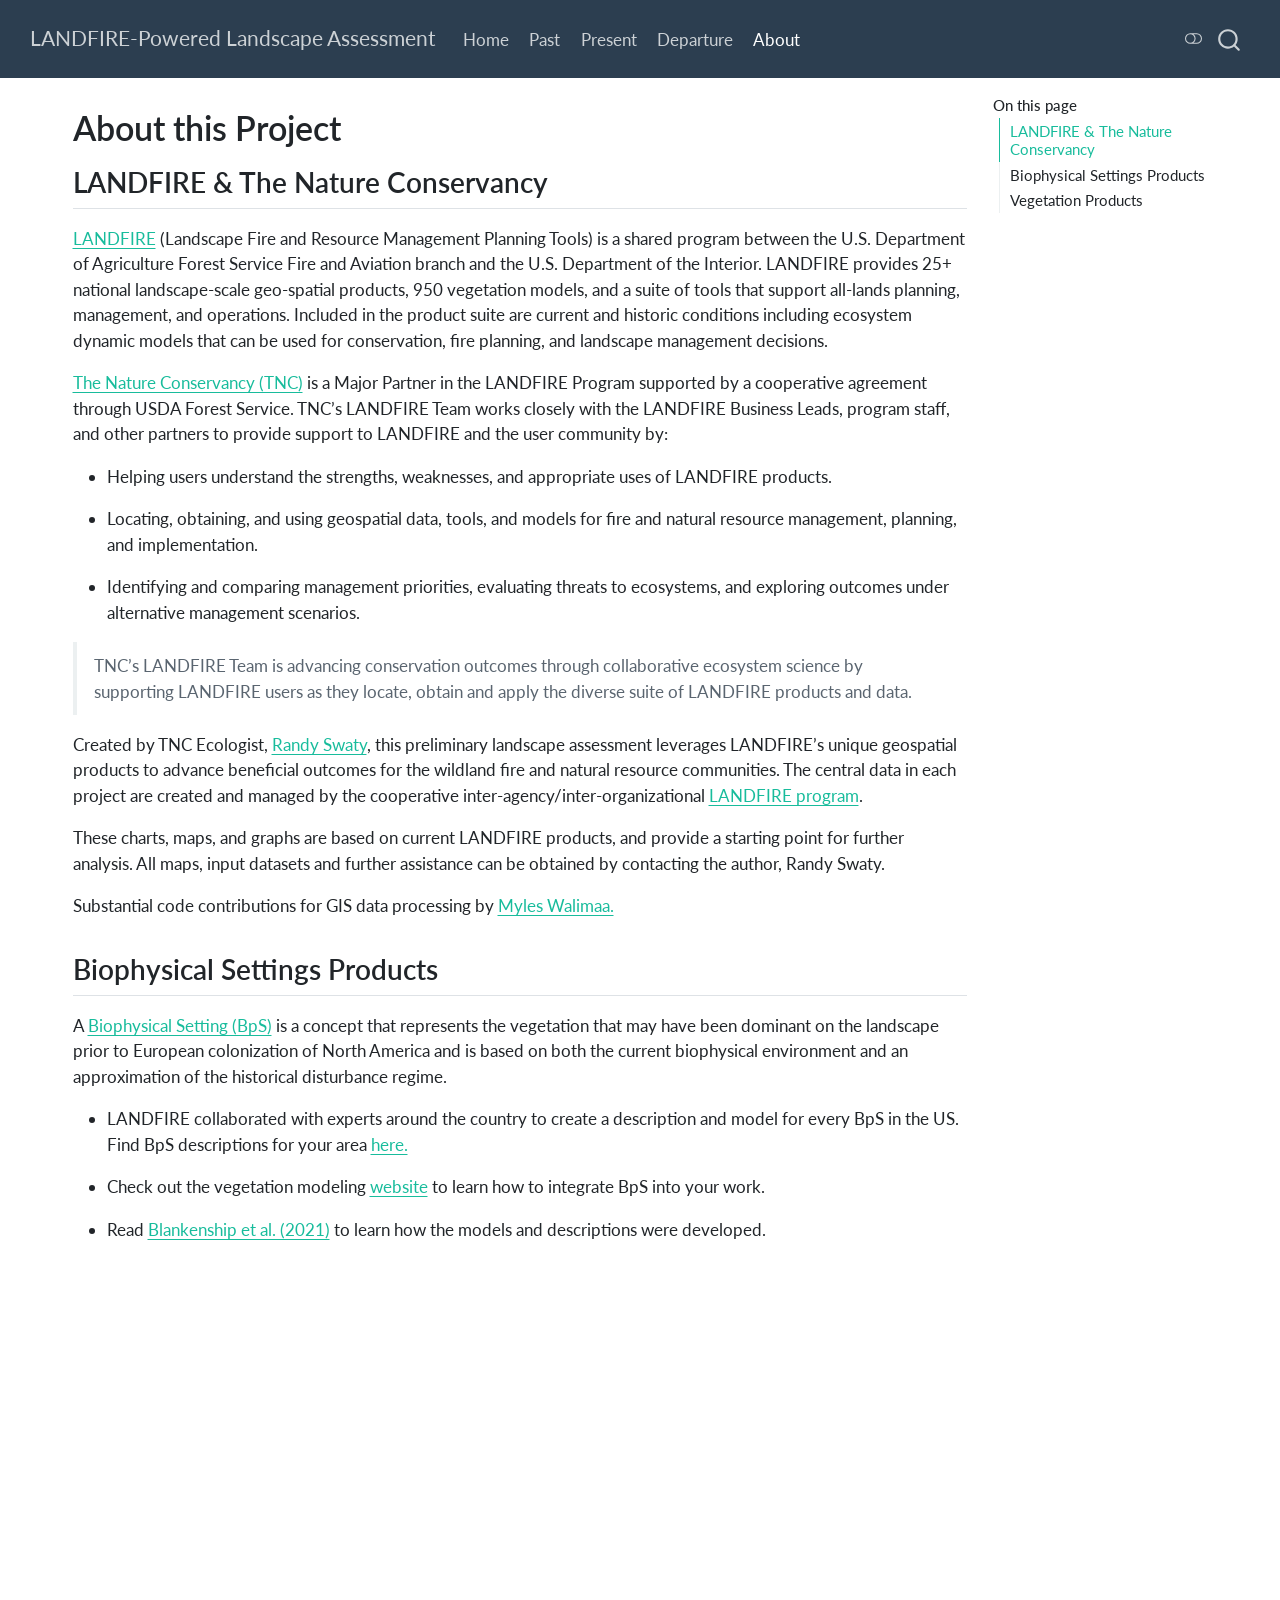
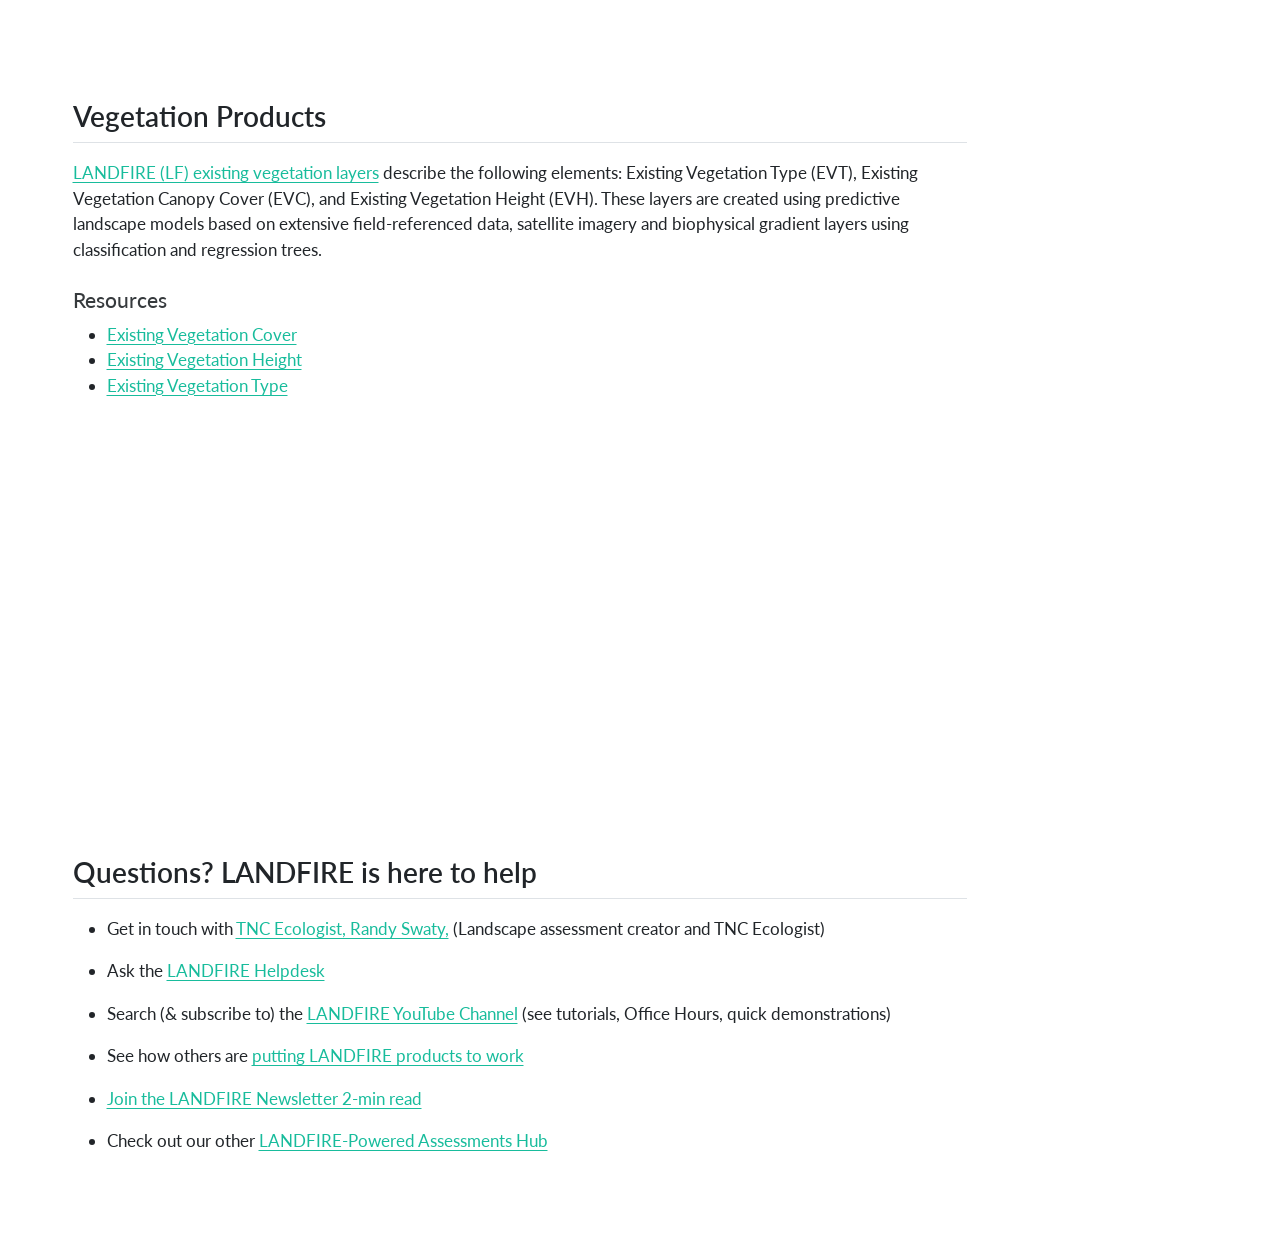
<file: docs/about.html>
<!DOCTYPE html>
<html xmlns="http://www.w3.org/1999/xhtml" lang="en" xml:lang="en"><head>

<meta charset="utf-8">
<meta name="generator" content="quarto-1.6.42">

<meta name="viewport" content="width=device-width, initial-scale=1.0, user-scalable=yes">


<title>About this Project – LANDFIRE-Powered Landscape Assessment</title>
<style>
code{white-space: pre-wrap;}
span.smallcaps{font-variant: small-caps;}
div.columns{display: flex; gap: min(4vw, 1.5em);}
div.column{flex: auto; overflow-x: auto;}
div.hanging-indent{margin-left: 1.5em; text-indent: -1.5em;}
ul.task-list{list-style: none;}
ul.task-list li input[type="checkbox"] {
  width: 0.8em;
  margin: 0 0.8em 0.2em -1em; /* quarto-specific, see https://github.com/quarto-dev/quarto-cli/issues/4556 */ 
  vertical-align: middle;
}
</style>


<script src="site_libs/quarto-nav/quarto-nav.js"></script>
<script src="site_libs/quarto-nav/headroom.min.js"></script>
<script src="site_libs/clipboard/clipboard.min.js"></script>
<script src="site_libs/quarto-search/autocomplete.umd.js"></script>
<script src="site_libs/quarto-search/fuse.min.js"></script>
<script src="site_libs/quarto-search/quarto-search.js"></script>
<meta name="quarto:offset" content="./">
<script src="site_libs/quarto-html/quarto.js"></script>
<script src="site_libs/quarto-html/popper.min.js"></script>
<script src="site_libs/quarto-html/tippy.umd.min.js"></script>
<script src="site_libs/quarto-html/anchor.min.js"></script>
<link href="site_libs/quarto-html/tippy.css" rel="stylesheet">
<link href="site_libs/quarto-html/quarto-syntax-highlighting-2f5df379a58b258e96c21c0638c20c03.css" rel="stylesheet" class="quarto-color-scheme" id="quarto-text-highlighting-styles">
<link href="site_libs/quarto-html/quarto-syntax-highlighting-dark-b53751a350365c71b6c909e95f209ed1.css" rel="prefetch" class="quarto-color-scheme quarto-color-alternate" id="quarto-text-highlighting-styles">
<script src="site_libs/bootstrap/bootstrap.min.js"></script>
<link href="site_libs/bootstrap/bootstrap-icons.css" rel="stylesheet">
<link href="site_libs/bootstrap/bootstrap-2ca317e05efd066a68c38e45eff17fea.min.css" rel="stylesheet" append-hash="true" class="quarto-color-scheme" id="quarto-bootstrap" data-mode="light">
<link href="site_libs/bootstrap/bootstrap-dark-3b50cee6bfabcfc1901331d6c6bcbcdb.min.css" rel="prefetch" append-hash="true" class="quarto-color-scheme quarto-color-alternate" id="quarto-bootstrap" data-mode="dark">
<script id="quarto-search-options" type="application/json">{
  "location": "navbar",
  "copy-button": false,
  "collapse-after": 3,
  "panel-placement": "end",
  "type": "overlay",
  "limit": 50,
  "keyboard-shortcut": [
    "f",
    "/",
    "s"
  ],
  "show-item-context": false,
  "language": {
    "search-no-results-text": "No results",
    "search-matching-documents-text": "matching documents",
    "search-copy-link-title": "Copy link to search",
    "search-hide-matches-text": "Hide additional matches",
    "search-more-match-text": "more match in this document",
    "search-more-matches-text": "more matches in this document",
    "search-clear-button-title": "Clear",
    "search-text-placeholder": "",
    "search-detached-cancel-button-title": "Cancel",
    "search-submit-button-title": "Submit",
    "search-label": "Search"
  }
}</script>


<link rel="stylesheet" href="styles-darkly.css">
<link rel="stylesheet" href="styles-flatly.css">
</head>

<body class="nav-fixed">

<div id="quarto-search-results"></div>
  <header id="quarto-header" class="headroom fixed-top">
    <nav class="navbar navbar-expand-lg " data-bs-theme="dark">
      <div class="navbar-container container-fluid">
      <div class="navbar-brand-container mx-auto">
    <a class="navbar-brand" href="./index.html">
    <span class="navbar-title">LANDFIRE-Powered Landscape Assessment</span>
    </a>
  </div>
            <div id="quarto-search" class="" title="Search"></div>
          <button class="navbar-toggler" type="button" data-bs-toggle="collapse" data-bs-target="#navbarCollapse" aria-controls="navbarCollapse" role="menu" aria-expanded="false" aria-label="Toggle navigation" onclick="if (window.quartoToggleHeadroom) { window.quartoToggleHeadroom(); }">
  <span class="navbar-toggler-icon"></span>
</button>
          <div class="collapse navbar-collapse" id="navbarCollapse">
            <ul class="navbar-nav navbar-nav-scroll me-auto">
  <li class="nav-item">
    <a class="nav-link" href="./index.html"> 
<span class="menu-text">Home</span></a>
  </li>  
  <li class="nav-item">
    <a class="nav-link" href="./past.html"> 
<span class="menu-text">Past</span></a>
  </li>  
  <li class="nav-item">
    <a class="nav-link" href="./present.html"> 
<span class="menu-text">Present</span></a>
  </li>  
  <li class="nav-item">
    <a class="nav-link" href="./departure.html"> 
<span class="menu-text">Departure</span></a>
  </li>  
  <li class="nav-item">
    <a class="nav-link active" href="./about.html" aria-current="page"> 
<span class="menu-text">About</span></a>
  </li>  
</ul>
          </div> <!-- /navcollapse -->
            <div class="quarto-navbar-tools">
  <a href="" class="quarto-color-scheme-toggle quarto-navigation-tool  px-1" onclick="window.quartoToggleColorScheme(); return false;" title="Toggle dark mode"><i class="bi"></i></a>
</div>
      </div> <!-- /container-fluid -->
    </nav>
</header>
<!-- content -->
<div id="quarto-content" class="quarto-container page-columns page-rows-contents page-layout-full page-navbar">
<!-- sidebar -->
<!-- margin-sidebar -->
    <div id="quarto-margin-sidebar" class="sidebar margin-sidebar">
        <nav id="TOC" role="doc-toc" class="toc-active">
    <h2 id="toc-title">On this page</h2>
   
  <ul>
  <li><a href="#landfire-the-nature-conservancy" id="toc-landfire-the-nature-conservancy" class="nav-link active" data-scroll-target="#landfire-the-nature-conservancy">LANDFIRE &amp; The Nature Conservancy</a></li>
  <li><a href="#biophysical-settings-products" id="toc-biophysical-settings-products" class="nav-link" data-scroll-target="#biophysical-settings-products">Biophysical Settings Products</a></li>
  <li><a href="#vegetation-products" id="toc-vegetation-products" class="nav-link" data-scroll-target="#vegetation-products">Vegetation Products</a></li>
  </ul>
</nav>
    </div>
<!-- main -->
<main class="content column-page-left" id="quarto-document-content">

<header id="title-block-header" class="quarto-title-block default">
<div class="quarto-title">
<h1 class="title">About this Project</h1>
</div>



<div class="quarto-title-meta column-page-left">

    
  
    
  </div>
  


</header>


<section id="landfire-the-nature-conservancy" class="level2">
<h2 class="anchored" data-anchor-id="landfire-the-nature-conservancy">LANDFIRE &amp; The Nature Conservancy</h2>
<p><a href="https://landfire.gov" target="blank">LANDFIRE</a> (Landscape Fire and Resource Management Planning Tools) is a shared program between the U.S. Department of Agriculture Forest Service Fire and Aviation branch and the U.S. Department of the Interior. LANDFIRE provides 25+ national landscape-scale geo-spatial products, 950 vegetation models, and a suite of tools that support all-lands planning, management, and operations. Included in the product suite are current and historic conditions including ecosystem dynamic models that can be used for conservation, fire planning, and landscape management decisions.</p>
<p><a href="https://landfire.gov/faqs#heading-45" target="blank">The Nature Conservancy (TNC)</a> is a Major Partner in the LANDFIRE Program supported by a cooperative agreement through USDA Forest Service. TNC’s LANDFIRE Team works closely with the LANDFIRE Business Leads, program staff, and other partners to provide support to LANDFIRE and the user community by:</p>
<ul>
<li><p>Helping users understand the strengths, weaknesses, and appropriate uses of LANDFIRE products.</p></li>
<li><p>Locating, obtaining, and using geospatial data, tools, and models for fire and natural resource management, planning, and implementation.</p></li>
<li><p>Identifying and comparing management priorities, evaluating threats to ecosystems, and exploring outcomes under alternative management scenarios.</p></li>
</ul>
<blockquote class="blockquote">
<p>TNC’s LANDFIRE Team is advancing conservation outcomes through collaborative ecosystem science by supporting LANDFIRE users as they locate, obtain and apply the diverse suite of LANDFIRE products and data.</p>
</blockquote>
<p>Created by TNC Ecologist, <a href="mailto:rswaty@tnc.org">Randy Swaty</a>, this preliminary landscape assessment leverages LANDFIRE’s unique geospatial products to advance beneficial outcomes for the wildland fire and natural resource communities. The central data in each project are created and managed by the cooperative inter-agency/inter-organizational <a href="https://landfire.gov" target="blank">LANDFIRE program</a>.</p>
<p>These charts, maps, and graphs are based on current LANDFIRE products, and provide a starting point for further analysis. All maps, input datasets and further assistance can be obtained by contacting the author, Randy Swaty.</p>
<p>Substantial code contributions for GIS data processing by <a href="https://www.linkedin.com/in/myles-walimaa-35596123b/" target="blank">Myles Walimaa.</a></p>
</section>
<section id="biophysical-settings-products" class="level2">
<h2 class="anchored" data-anchor-id="biophysical-settings-products">Biophysical Settings Products</h2>
<p>A <a href="https://landfire.gov/bps-models.php" target="blank">Biophysical Setting (BpS)</a> is a concept that represents the vegetation that may have been dominant on the landscape prior to European colonization of North America and is based on both the current biophysical environment and an approximation of the historical disturbance regime.</p>
<ul>
<li><p>LANDFIRE collaborated with experts around the country to create a description and model for every BpS in the US. Find BpS descriptions for your area <a href="https://landfirereview.org/search.php" target="blank">here.</a></p></li>
<li><p>Check out the vegetation modeling <a href="https://thenatureconservancy.github.io/landfiremodels/" target="blank">website</a> to learn how to integrate BpS into your work.</p></li>
<li><p>Read <a href="https://esajournals.onlinelibrary.wiley.com/doi/pdf/10.1002/ecs2.3484" target="blank">Blankenship et al.&nbsp;(2021)</a> to learn how the models and descriptions were developed.</p></li>
</ul>
<p><br></p>
<iframe width="560" height="315" src="https://www.youtube.com/embed/xjaWJCe7udQ" title="YouTube video player" frameborder="0" allow="accelerometer; autoplay; clipboard-write; encrypted-media; gyroscope; picture-in-picture; web-share" allowfullscreen="">
</iframe>
<p><br></p>
</section>
<section id="vegetation-products" class="level2">
<h2 class="anchored" data-anchor-id="vegetation-products">Vegetation Products</h2>
<p><a href="https://landfire.gov/vegetation.php" target="blank">LANDFIRE (LF) existing vegetation layers</a> describe the following elements: Existing Vegetation Type (EVT), Existing Vegetation Canopy Cover (EVC), and Existing Vegetation Height (EVH). These layers are created using predictive landscape models based on extensive field-referenced data, satellite imagery and biophysical gradient layers using classification and regression trees.</p>
<section id="resources" class="level4">
<h4 class="anchored">Resources</h4>
<ul>
<li><a href="https://landfire.gov/evc.php" target="blank">Existing Vegetation Cover</a></li>
<li><a href="https://landfire.gov/evh.php" target="blank">Existing Vegetation Height</a></li>
<li><a href="https://landfire.gov/evt.php" target="blank">Existing Vegetation Type</a></li>
</ul>
<p><br></p>
<iframe width="560" height="315" src="https://www.youtube.com/embed/Fzc_zS6EoJE?si=Z4idrvFqgCMK8IJZ" title="YouTube video player" frameborder="0" allow="accelerometer; autoplay; clipboard-write; encrypted-media; gyroscope; picture-in-picture; web-share" allowfullscreen="">
</iframe>
<p><br></p>
<h2 class="anchored" data-anchor-id="resources">
Questions? LANDFIRE is here to help
</h2>
<ul>
<li><p>Get in touch with <a href="mailto:rswaty@tnc.org">TNC Ecologist, Randy Swaty,</a> (Landscape assessment creator and TNC Ecologist)</p></li>
<li><p>Ask the <a href="mailto:helpdesk@landfire.gov">LANDFIRE Helpdesk</a></p></li>
<li><p>Search (&amp; subscribe to) the <a href="https://www.youtube.com/@LANDFIREvideo">LANDFIRE YouTube Channel</a> (see tutorials, Office Hours, quick demonstrations)</p></li>
<li><p>See how others are <a href="https://arcg.is/1jmKm90">putting LANDFIRE products to work</a></p></li>
<li><p><a href="http://eepurl.com/cajG91">Join the LANDFIRE Newsletter 2-min read</a></p></li>
<li><p>Check out our other <a href="https://landfire-tnc.github.io/Assessments/">LANDFIRE-Powered Assessments Hub</a></p></li>
</ul>


</section>
</section>

</main> <!-- /main -->
<script id="quarto-html-after-body" type="application/javascript">
window.document.addEventListener("DOMContentLoaded", function (event) {
  const toggleBodyColorMode = (bsSheetEl) => {
    const mode = bsSheetEl.getAttribute("data-mode");
    const bodyEl = window.document.querySelector("body");
    if (mode === "dark") {
      bodyEl.classList.add("quarto-dark");
      bodyEl.classList.remove("quarto-light");
    } else {
      bodyEl.classList.add("quarto-light");
      bodyEl.classList.remove("quarto-dark");
    }
  }
  const toggleBodyColorPrimary = () => {
    const bsSheetEl = window.document.querySelector("link#quarto-bootstrap");
    if (bsSheetEl) {
      toggleBodyColorMode(bsSheetEl);
    }
  }
  toggleBodyColorPrimary();  
  const disableStylesheet = (stylesheets) => {
    for (let i=0; i < stylesheets.length; i++) {
      const stylesheet = stylesheets[i];
      stylesheet.rel = 'prefetch';
    }
  }
  const enableStylesheet = (stylesheets) => {
    for (let i=0; i < stylesheets.length; i++) {
      const stylesheet = stylesheets[i];
      stylesheet.rel = 'stylesheet';
    }
  }
  const manageTransitions = (selector, allowTransitions) => {
    const els = window.document.querySelectorAll(selector);
    for (let i=0; i < els.length; i++) {
      const el = els[i];
      if (allowTransitions) {
        el.classList.remove('notransition');
      } else {
        el.classList.add('notransition');
      }
    }
  }
  const toggleGiscusIfUsed = (isAlternate, darkModeDefault) => {
    const baseTheme = document.querySelector('#giscus-base-theme')?.value ?? 'light';
    const alternateTheme = document.querySelector('#giscus-alt-theme')?.value ?? 'dark';
    let newTheme = '';
    if(darkModeDefault) {
      newTheme = isAlternate ? baseTheme : alternateTheme;
    } else {
      newTheme = isAlternate ? alternateTheme : baseTheme;
    }
    const changeGiscusTheme = () => {
      // From: https://github.com/giscus/giscus/issues/336
      const sendMessage = (message) => {
        const iframe = document.querySelector('iframe.giscus-frame');
        if (!iframe) return;
        iframe.contentWindow.postMessage({ giscus: message }, 'https://giscus.app');
      }
      sendMessage({
        setConfig: {
          theme: newTheme
        }
      });
    }
    const isGiscussLoaded = window.document.querySelector('iframe.giscus-frame') !== null;
    if (isGiscussLoaded) {
      changeGiscusTheme();
    }
  }
  const toggleColorMode = (alternate) => {
    // Switch the stylesheets
    const alternateStylesheets = window.document.querySelectorAll('link.quarto-color-scheme.quarto-color-alternate');
    manageTransitions('#quarto-margin-sidebar .nav-link', false);
    if (alternate) {
      enableStylesheet(alternateStylesheets);
      for (const sheetNode of alternateStylesheets) {
        if (sheetNode.id === "quarto-bootstrap") {
          toggleBodyColorMode(sheetNode);
        }
      }
    } else {
      disableStylesheet(alternateStylesheets);
      toggleBodyColorPrimary();
    }
    manageTransitions('#quarto-margin-sidebar .nav-link', true);
    // Switch the toggles
    const toggles = window.document.querySelectorAll('.quarto-color-scheme-toggle');
    for (let i=0; i < toggles.length; i++) {
      const toggle = toggles[i];
      if (toggle) {
        if (alternate) {
          toggle.classList.add("alternate");     
        } else {
          toggle.classList.remove("alternate");
        }
      }
    }
    // Hack to workaround the fact that safari doesn't
    // properly recolor the scrollbar when toggling (#1455)
    if (navigator.userAgent.indexOf('Safari') > 0 && navigator.userAgent.indexOf('Chrome') == -1) {
      manageTransitions("body", false);
      window.scrollTo(0, 1);
      setTimeout(() => {
        window.scrollTo(0, 0);
        manageTransitions("body", true);
      }, 40);  
    }
  }
  const isFileUrl = () => { 
    return window.location.protocol === 'file:';
  }
  const hasAlternateSentinel = () => {  
    let styleSentinel = getColorSchemeSentinel();
    if (styleSentinel !== null) {
      return styleSentinel === "alternate";
    } else {
      return false;
    }
  }
  const setStyleSentinel = (alternate) => {
    const value = alternate ? "alternate" : "default";
    if (!isFileUrl()) {
      window.localStorage.setItem("quarto-color-scheme", value);
    } else {
      localAlternateSentinel = value;
    }
  }
  const getColorSchemeSentinel = () => {
    if (!isFileUrl()) {
      const storageValue = window.localStorage.getItem("quarto-color-scheme");
      return storageValue != null ? storageValue : localAlternateSentinel;
    } else {
      return localAlternateSentinel;
    }
  }
  const darkModeDefault = false;
  let localAlternateSentinel = darkModeDefault ? 'alternate' : 'default';
  // Dark / light mode switch
  window.quartoToggleColorScheme = () => {
    // Read the current dark / light value 
    let toAlternate = !hasAlternateSentinel();
    toggleColorMode(toAlternate);
    setStyleSentinel(toAlternate);
    toggleGiscusIfUsed(toAlternate, darkModeDefault);
  };
  // Ensure there is a toggle, if there isn't float one in the top right
  if (window.document.querySelector('.quarto-color-scheme-toggle') === null) {
    const a = window.document.createElement('a');
    a.classList.add('top-right');
    a.classList.add('quarto-color-scheme-toggle');
    a.href = "";
    a.onclick = function() { try { window.quartoToggleColorScheme(); } catch {} return false; };
    const i = window.document.createElement("i");
    i.classList.add('bi');
    a.appendChild(i);
    window.document.body.appendChild(a);
  }
  // Switch to dark mode if need be
  if (hasAlternateSentinel()) {
    toggleColorMode(true);
  } else {
    toggleColorMode(false);
  }
  const icon = "";
  const anchorJS = new window.AnchorJS();
  anchorJS.options = {
    placement: 'right',
    icon: icon
  };
  anchorJS.add('.anchored');
  const isCodeAnnotation = (el) => {
    for (const clz of el.classList) {
      if (clz.startsWith('code-annotation-')) {                     
        return true;
      }
    }
    return false;
  }
  const onCopySuccess = function(e) {
    // button target
    const button = e.trigger;
    // don't keep focus
    button.blur();
    // flash "checked"
    button.classList.add('code-copy-button-checked');
    var currentTitle = button.getAttribute("title");
    button.setAttribute("title", "Copied!");
    let tooltip;
    if (window.bootstrap) {
      button.setAttribute("data-bs-toggle", "tooltip");
      button.setAttribute("data-bs-placement", "left");
      button.setAttribute("data-bs-title", "Copied!");
      tooltip = new bootstrap.Tooltip(button, 
        { trigger: "manual", 
          customClass: "code-copy-button-tooltip",
          offset: [0, -8]});
      tooltip.show();    
    }
    setTimeout(function() {
      if (tooltip) {
        tooltip.hide();
        button.removeAttribute("data-bs-title");
        button.removeAttribute("data-bs-toggle");
        button.removeAttribute("data-bs-placement");
      }
      button.setAttribute("title", currentTitle);
      button.classList.remove('code-copy-button-checked');
    }, 1000);
    // clear code selection
    e.clearSelection();
  }
  const getTextToCopy = function(trigger) {
      const codeEl = trigger.previousElementSibling.cloneNode(true);
      for (const childEl of codeEl.children) {
        if (isCodeAnnotation(childEl)) {
          childEl.remove();
        }
      }
      return codeEl.innerText;
  }
  const clipboard = new window.ClipboardJS('.code-copy-button:not([data-in-quarto-modal])', {
    text: getTextToCopy
  });
  clipboard.on('success', onCopySuccess);
  if (window.document.getElementById('quarto-embedded-source-code-modal')) {
    const clipboardModal = new window.ClipboardJS('.code-copy-button[data-in-quarto-modal]', {
      text: getTextToCopy,
      container: window.document.getElementById('quarto-embedded-source-code-modal')
    });
    clipboardModal.on('success', onCopySuccess);
  }
    var localhostRegex = new RegExp(/^(?:http|https):\/\/localhost\:?[0-9]*\//);
    var mailtoRegex = new RegExp(/^mailto:/);
      var filterRegex = new RegExp('/' + window.location.host + '/');
    var isInternal = (href) => {
        return filterRegex.test(href) || localhostRegex.test(href) || mailtoRegex.test(href);
    }
    // Inspect non-navigation links and adorn them if external
 	var links = window.document.querySelectorAll('a[href]:not(.nav-link):not(.navbar-brand):not(.toc-action):not(.sidebar-link):not(.sidebar-item-toggle):not(.pagination-link):not(.no-external):not([aria-hidden]):not(.dropdown-item):not(.quarto-navigation-tool):not(.about-link)');
    for (var i=0; i<links.length; i++) {
      const link = links[i];
      if (!isInternal(link.href)) {
        // undo the damage that might have been done by quarto-nav.js in the case of
        // links that we want to consider external
        if (link.dataset.originalHref !== undefined) {
          link.href = link.dataset.originalHref;
        }
      }
    }
  function tippyHover(el, contentFn, onTriggerFn, onUntriggerFn) {
    const config = {
      allowHTML: true,
      maxWidth: 500,
      delay: 100,
      arrow: false,
      appendTo: function(el) {
          return el.parentElement;
      },
      interactive: true,
      interactiveBorder: 10,
      theme: 'quarto',
      placement: 'bottom-start',
    };
    if (contentFn) {
      config.content = contentFn;
    }
    if (onTriggerFn) {
      config.onTrigger = onTriggerFn;
    }
    if (onUntriggerFn) {
      config.onUntrigger = onUntriggerFn;
    }
    window.tippy(el, config); 
  }
  const noterefs = window.document.querySelectorAll('a[role="doc-noteref"]');
  for (var i=0; i<noterefs.length; i++) {
    const ref = noterefs[i];
    tippyHover(ref, function() {
      // use id or data attribute instead here
      let href = ref.getAttribute('data-footnote-href') || ref.getAttribute('href');
      try { href = new URL(href).hash; } catch {}
      const id = href.replace(/^#\/?/, "");
      const note = window.document.getElementById(id);
      if (note) {
        return note.innerHTML;
      } else {
        return "";
      }
    });
  }
  const xrefs = window.document.querySelectorAll('a.quarto-xref');
  const processXRef = (id, note) => {
    // Strip column container classes
    const stripColumnClz = (el) => {
      el.classList.remove("page-full", "page-columns");
      if (el.children) {
        for (const child of el.children) {
          stripColumnClz(child);
        }
      }
    }
    stripColumnClz(note)
    if (id === null || id.startsWith('sec-')) {
      // Special case sections, only their first couple elements
      const container = document.createElement("div");
      if (note.children && note.children.length > 2) {
        container.appendChild(note.children[0].cloneNode(true));
        for (let i = 1; i < note.children.length; i++) {
          const child = note.children[i];
          if (child.tagName === "P" && child.innerText === "") {
            continue;
          } else {
            container.appendChild(child.cloneNode(true));
            break;
          }
        }
        if (window.Quarto?.typesetMath) {
          window.Quarto.typesetMath(container);
        }
        return container.innerHTML
      } else {
        if (window.Quarto?.typesetMath) {
          window.Quarto.typesetMath(note);
        }
        return note.innerHTML;
      }
    } else {
      // Remove any anchor links if they are present
      const anchorLink = note.querySelector('a.anchorjs-link');
      if (anchorLink) {
        anchorLink.remove();
      }
      if (window.Quarto?.typesetMath) {
        window.Quarto.typesetMath(note);
      }
      if (note.classList.contains("callout")) {
        return note.outerHTML;
      } else {
        return note.innerHTML;
      }
    }
  }
  for (var i=0; i<xrefs.length; i++) {
    const xref = xrefs[i];
    tippyHover(xref, undefined, function(instance) {
      instance.disable();
      let url = xref.getAttribute('href');
      let hash = undefined; 
      if (url.startsWith('#')) {
        hash = url;
      } else {
        try { hash = new URL(url).hash; } catch {}
      }
      if (hash) {
        const id = hash.replace(/^#\/?/, "");
        const note = window.document.getElementById(id);
        if (note !== null) {
          try {
            const html = processXRef(id, note.cloneNode(true));
            instance.setContent(html);
          } finally {
            instance.enable();
            instance.show();
          }
        } else {
          // See if we can fetch this
          fetch(url.split('#')[0])
          .then(res => res.text())
          .then(html => {
            const parser = new DOMParser();
            const htmlDoc = parser.parseFromString(html, "text/html");
            const note = htmlDoc.getElementById(id);
            if (note !== null) {
              const html = processXRef(id, note);
              instance.setContent(html);
            } 
          }).finally(() => {
            instance.enable();
            instance.show();
          });
        }
      } else {
        // See if we can fetch a full url (with no hash to target)
        // This is a special case and we should probably do some content thinning / targeting
        fetch(url)
        .then(res => res.text())
        .then(html => {
          const parser = new DOMParser();
          const htmlDoc = parser.parseFromString(html, "text/html");
          const note = htmlDoc.querySelector('main.content');
          if (note !== null) {
            // This should only happen for chapter cross references
            // (since there is no id in the URL)
            // remove the first header
            if (note.children.length > 0 && note.children[0].tagName === "HEADER") {
              note.children[0].remove();
            }
            const html = processXRef(null, note);
            instance.setContent(html);
          } 
        }).finally(() => {
          instance.enable();
          instance.show();
        });
      }
    }, function(instance) {
    });
  }
      let selectedAnnoteEl;
      const selectorForAnnotation = ( cell, annotation) => {
        let cellAttr = 'data-code-cell="' + cell + '"';
        let lineAttr = 'data-code-annotation="' +  annotation + '"';
        const selector = 'span[' + cellAttr + '][' + lineAttr + ']';
        return selector;
      }
      const selectCodeLines = (annoteEl) => {
        const doc = window.document;
        const targetCell = annoteEl.getAttribute("data-target-cell");
        const targetAnnotation = annoteEl.getAttribute("data-target-annotation");
        const annoteSpan = window.document.querySelector(selectorForAnnotation(targetCell, targetAnnotation));
        const lines = annoteSpan.getAttribute("data-code-lines").split(",");
        const lineIds = lines.map((line) => {
          return targetCell + "-" + line;
        })
        let top = null;
        let height = null;
        let parent = null;
        if (lineIds.length > 0) {
            //compute the position of the single el (top and bottom and make a div)
            const el = window.document.getElementById(lineIds[0]);
            top = el.offsetTop;
            height = el.offsetHeight;
            parent = el.parentElement.parentElement;
          if (lineIds.length > 1) {
            const lastEl = window.document.getElementById(lineIds[lineIds.length - 1]);
            const bottom = lastEl.offsetTop + lastEl.offsetHeight;
            height = bottom - top;
          }
          if (top !== null && height !== null && parent !== null) {
            // cook up a div (if necessary) and position it 
            let div = window.document.getElementById("code-annotation-line-highlight");
            if (div === null) {
              div = window.document.createElement("div");
              div.setAttribute("id", "code-annotation-line-highlight");
              div.style.position = 'absolute';
              parent.appendChild(div);
            }
            div.style.top = top - 2 + "px";
            div.style.height = height + 4 + "px";
            div.style.left = 0;
            let gutterDiv = window.document.getElementById("code-annotation-line-highlight-gutter");
            if (gutterDiv === null) {
              gutterDiv = window.document.createElement("div");
              gutterDiv.setAttribute("id", "code-annotation-line-highlight-gutter");
              gutterDiv.style.position = 'absolute';
              const codeCell = window.document.getElementById(targetCell);
              const gutter = codeCell.querySelector('.code-annotation-gutter');
              gutter.appendChild(gutterDiv);
            }
            gutterDiv.style.top = top - 2 + "px";
            gutterDiv.style.height = height + 4 + "px";
          }
          selectedAnnoteEl = annoteEl;
        }
      };
      const unselectCodeLines = () => {
        const elementsIds = ["code-annotation-line-highlight", "code-annotation-line-highlight-gutter"];
        elementsIds.forEach((elId) => {
          const div = window.document.getElementById(elId);
          if (div) {
            div.remove();
          }
        });
        selectedAnnoteEl = undefined;
      };
        // Handle positioning of the toggle
    window.addEventListener(
      "resize",
      throttle(() => {
        elRect = undefined;
        if (selectedAnnoteEl) {
          selectCodeLines(selectedAnnoteEl);
        }
      }, 10)
    );
    function throttle(fn, ms) {
    let throttle = false;
    let timer;
      return (...args) => {
        if(!throttle) { // first call gets through
            fn.apply(this, args);
            throttle = true;
        } else { // all the others get throttled
            if(timer) clearTimeout(timer); // cancel #2
            timer = setTimeout(() => {
              fn.apply(this, args);
              timer = throttle = false;
            }, ms);
        }
      };
    }
      // Attach click handler to the DT
      const annoteDls = window.document.querySelectorAll('dt[data-target-cell]');
      for (const annoteDlNode of annoteDls) {
        annoteDlNode.addEventListener('click', (event) => {
          const clickedEl = event.target;
          if (clickedEl !== selectedAnnoteEl) {
            unselectCodeLines();
            const activeEl = window.document.querySelector('dt[data-target-cell].code-annotation-active');
            if (activeEl) {
              activeEl.classList.remove('code-annotation-active');
            }
            selectCodeLines(clickedEl);
            clickedEl.classList.add('code-annotation-active');
          } else {
            // Unselect the line
            unselectCodeLines();
            clickedEl.classList.remove('code-annotation-active');
          }
        });
      }
  const findCites = (el) => {
    const parentEl = el.parentElement;
    if (parentEl) {
      const cites = parentEl.dataset.cites;
      if (cites) {
        return {
          el,
          cites: cites.split(' ')
        };
      } else {
        return findCites(el.parentElement)
      }
    } else {
      return undefined;
    }
  };
  var bibliorefs = window.document.querySelectorAll('a[role="doc-biblioref"]');
  for (var i=0; i<bibliorefs.length; i++) {
    const ref = bibliorefs[i];
    const citeInfo = findCites(ref);
    if (citeInfo) {
      tippyHover(citeInfo.el, function() {
        var popup = window.document.createElement('div');
        citeInfo.cites.forEach(function(cite) {
          var citeDiv = window.document.createElement('div');
          citeDiv.classList.add('hanging-indent');
          citeDiv.classList.add('csl-entry');
          var biblioDiv = window.document.getElementById('ref-' + cite);
          if (biblioDiv) {
            citeDiv.innerHTML = biblioDiv.innerHTML;
          }
          popup.appendChild(citeDiv);
        });
        return popup.innerHTML;
      });
    }
  }
});
</script>
</div> <!-- /content -->




</body></html>
</file>
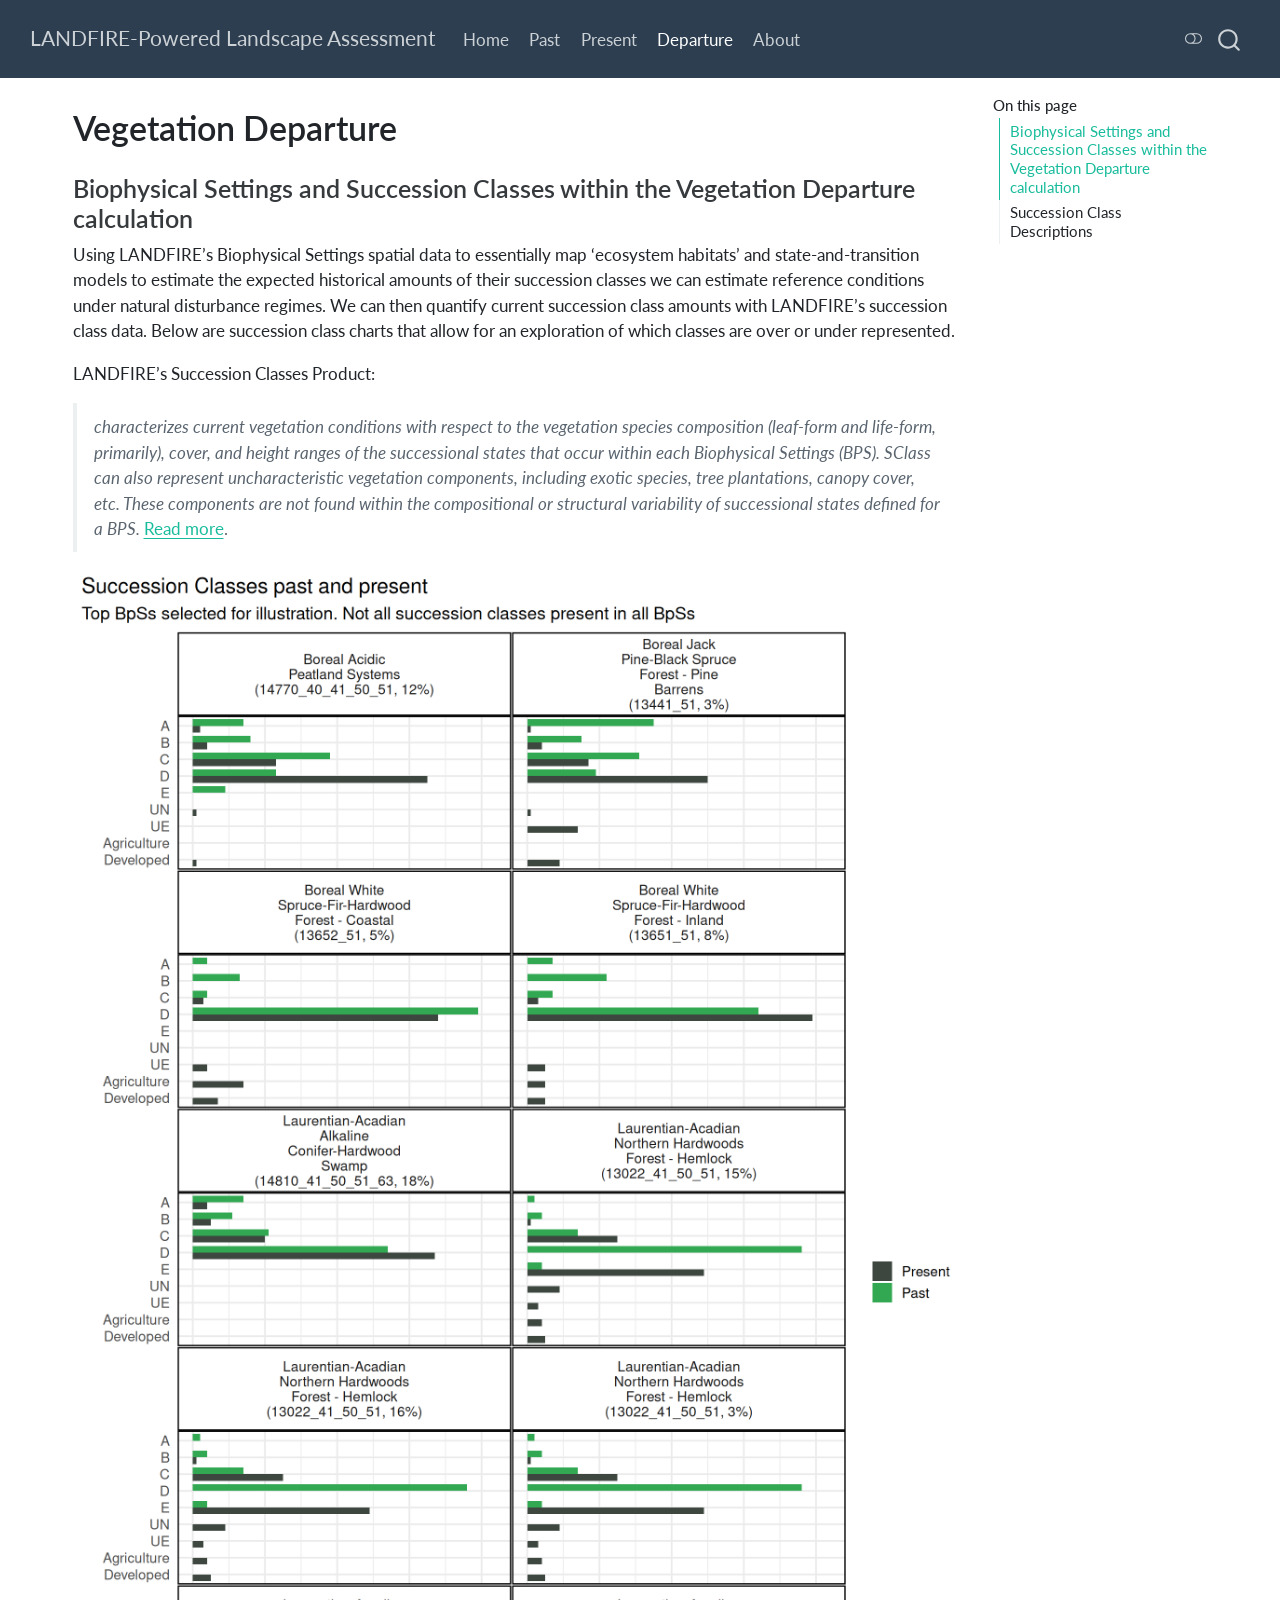
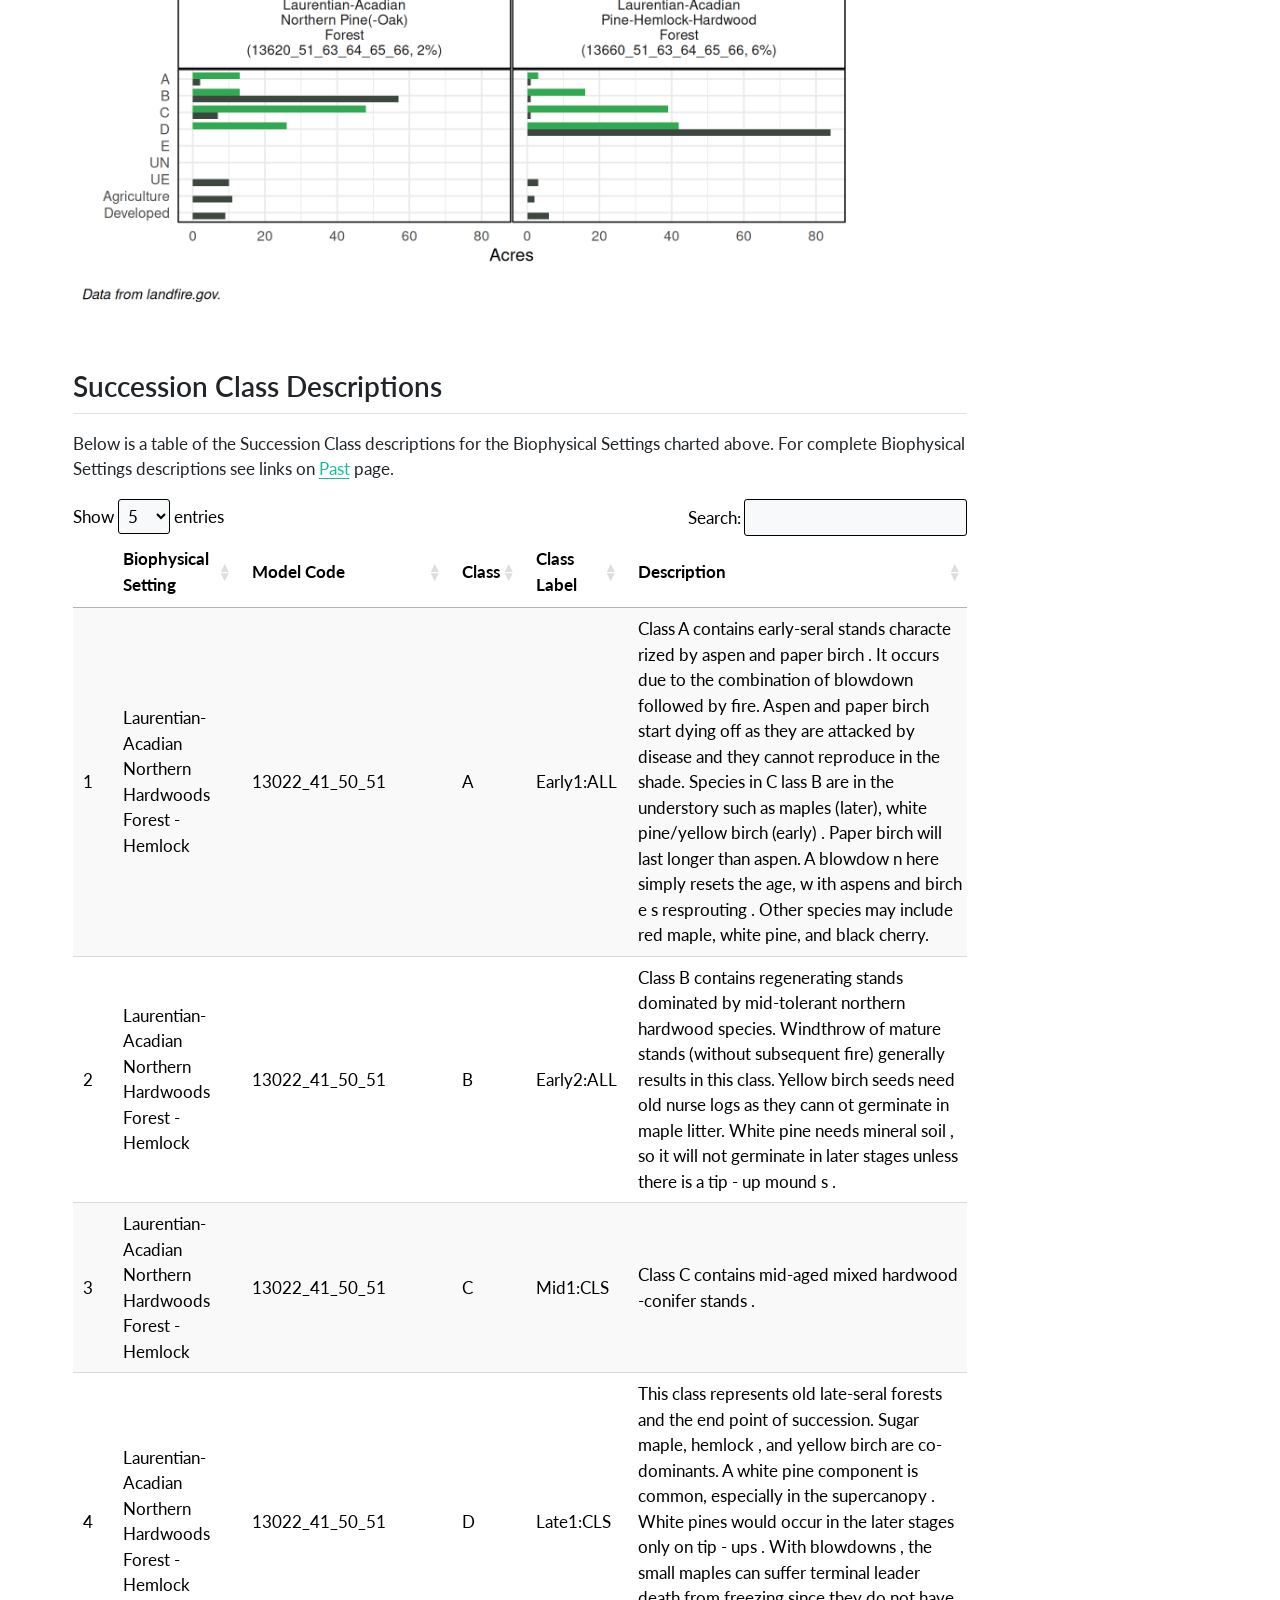
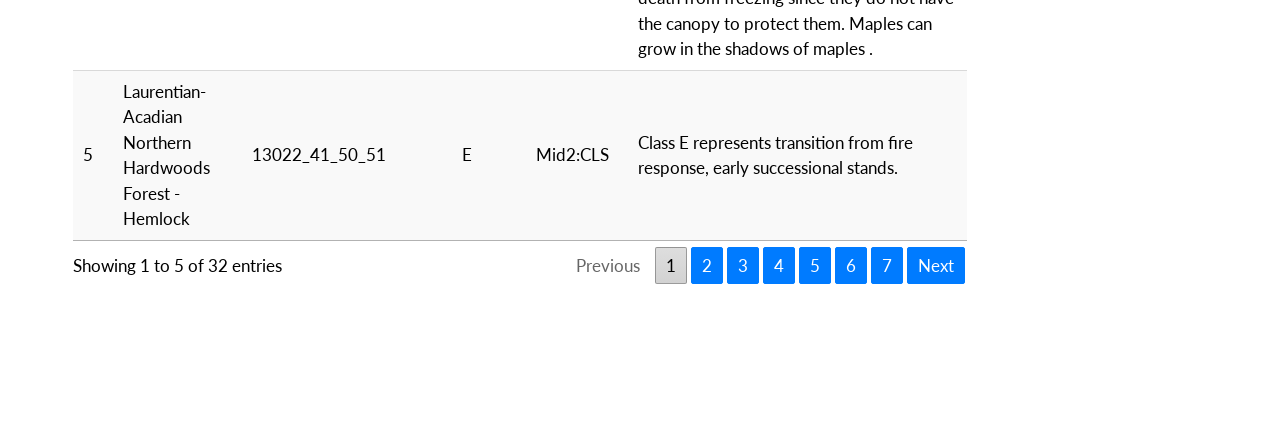
<file: docs/departure.html>
<!DOCTYPE html>
<html xmlns="http://www.w3.org/1999/xhtml" lang="en" xml:lang="en"><head>

<meta charset="utf-8">
<meta name="generator" content="quarto-1.6.42">

<meta name="viewport" content="width=device-width, initial-scale=1.0, user-scalable=yes">


<title>Vegetation Departure – LANDFIRE-Powered Landscape Assessment</title>
<style>
code{white-space: pre-wrap;}
span.smallcaps{font-variant: small-caps;}
div.columns{display: flex; gap: min(4vw, 1.5em);}
div.column{flex: auto; overflow-x: auto;}
div.hanging-indent{margin-left: 1.5em; text-indent: -1.5em;}
ul.task-list{list-style: none;}
ul.task-list li input[type="checkbox"] {
  width: 0.8em;
  margin: 0 0.8em 0.2em -1em; /* quarto-specific, see https://github.com/quarto-dev/quarto-cli/issues/4556 */ 
  vertical-align: middle;
}
</style>


<script src="site_libs/quarto-nav/quarto-nav.js"></script>
<script src="site_libs/quarto-nav/headroom.min.js"></script>
<script src="site_libs/clipboard/clipboard.min.js"></script>
<script src="site_libs/quarto-search/autocomplete.umd.js"></script>
<script src="site_libs/quarto-search/fuse.min.js"></script>
<script src="site_libs/quarto-search/quarto-search.js"></script>
<meta name="quarto:offset" content="./">
<script src="site_libs/quarto-html/quarto.js"></script>
<script src="site_libs/quarto-html/popper.min.js"></script>
<script src="site_libs/quarto-html/tippy.umd.min.js"></script>
<script src="site_libs/quarto-html/anchor.min.js"></script>
<link href="site_libs/quarto-html/tippy.css" rel="stylesheet">
<link href="site_libs/quarto-html/quarto-syntax-highlighting-2f5df379a58b258e96c21c0638c20c03.css" rel="stylesheet" class="quarto-color-scheme" id="quarto-text-highlighting-styles">
<link href="site_libs/quarto-html/quarto-syntax-highlighting-dark-b53751a350365c71b6c909e95f209ed1.css" rel="prefetch" class="quarto-color-scheme quarto-color-alternate" id="quarto-text-highlighting-styles">
<script src="site_libs/bootstrap/bootstrap.min.js"></script>
<link href="site_libs/bootstrap/bootstrap-icons.css" rel="stylesheet">
<link href="site_libs/bootstrap/bootstrap-2ca317e05efd066a68c38e45eff17fea.min.css" rel="stylesheet" append-hash="true" class="quarto-color-scheme" id="quarto-bootstrap" data-mode="light">
<link href="site_libs/bootstrap/bootstrap-dark-3b50cee6bfabcfc1901331d6c6bcbcdb.min.css" rel="prefetch" append-hash="true" class="quarto-color-scheme quarto-color-alternate" id="quarto-bootstrap" data-mode="dark">
<script id="quarto-search-options" type="application/json">{
  "location": "navbar",
  "copy-button": false,
  "collapse-after": 3,
  "panel-placement": "end",
  "type": "overlay",
  "limit": 50,
  "keyboard-shortcut": [
    "f",
    "/",
    "s"
  ],
  "show-item-context": false,
  "language": {
    "search-no-results-text": "No results",
    "search-matching-documents-text": "matching documents",
    "search-copy-link-title": "Copy link to search",
    "search-hide-matches-text": "Hide additional matches",
    "search-more-match-text": "more match in this document",
    "search-more-matches-text": "more matches in this document",
    "search-clear-button-title": "Clear",
    "search-text-placeholder": "",
    "search-detached-cancel-button-title": "Cancel",
    "search-submit-button-title": "Submit",
    "search-label": "Search"
  }
}</script>
<link href="site_libs/htmltools-fill-0.5.9/fill.css" rel="stylesheet">
<script src="site_libs/htmlwidgets-1.6.4/htmlwidgets.js"></script>
<link href="site_libs/datatables-css-0.0.0/datatables-crosstalk.css" rel="stylesheet">
<script src="site_libs/datatables-binding-0.34.0/datatables.js"></script>
<script src="site_libs/jquery-3.6.0/jquery-3.6.0.min.js"></script>
<link href="site_libs/dt-core-1.13.6/css/jquery.dataTables.min.css" rel="stylesheet">
<link href="site_libs/dt-core-1.13.6/css/jquery.dataTables.extra.css" rel="stylesheet">
<script src="site_libs/dt-core-1.13.6/js/jquery.dataTables.min.js"></script>
<link href="site_libs/crosstalk-1.2.2/css/crosstalk.min.css" rel="stylesheet">
<script src="site_libs/crosstalk-1.2.2/js/crosstalk.min.js"></script>


<link rel="stylesheet" href="styles-darkly.css">
<link rel="stylesheet" href="styles-flatly.css">
</head>

<body class="nav-fixed">

<div id="quarto-search-results"></div>
  <header id="quarto-header" class="headroom fixed-top">
    <nav class="navbar navbar-expand-lg " data-bs-theme="dark">
      <div class="navbar-container container-fluid">
      <div class="navbar-brand-container mx-auto">
    <a class="navbar-brand" href="./index.html">
    <span class="navbar-title">LANDFIRE-Powered Landscape Assessment</span>
    </a>
  </div>
            <div id="quarto-search" class="" title="Search"></div>
          <button class="navbar-toggler" type="button" data-bs-toggle="collapse" data-bs-target="#navbarCollapse" aria-controls="navbarCollapse" role="menu" aria-expanded="false" aria-label="Toggle navigation" onclick="if (window.quartoToggleHeadroom) { window.quartoToggleHeadroom(); }">
  <span class="navbar-toggler-icon"></span>
</button>
          <div class="collapse navbar-collapse" id="navbarCollapse">
            <ul class="navbar-nav navbar-nav-scroll me-auto">
  <li class="nav-item">
    <a class="nav-link" href="./index.html"> 
<span class="menu-text">Home</span></a>
  </li>  
  <li class="nav-item">
    <a class="nav-link" href="./past.html"> 
<span class="menu-text">Past</span></a>
  </li>  
  <li class="nav-item">
    <a class="nav-link" href="./present.html"> 
<span class="menu-text">Present</span></a>
  </li>  
  <li class="nav-item">
    <a class="nav-link active" href="./departure.html" aria-current="page"> 
<span class="menu-text">Departure</span></a>
  </li>  
  <li class="nav-item">
    <a class="nav-link" href="./about.html"> 
<span class="menu-text">About</span></a>
  </li>  
</ul>
          </div> <!-- /navcollapse -->
            <div class="quarto-navbar-tools">
  <a href="" class="quarto-color-scheme-toggle quarto-navigation-tool  px-1" onclick="window.quartoToggleColorScheme(); return false;" title="Toggle dark mode"><i class="bi"></i></a>
</div>
      </div> <!-- /container-fluid -->
    </nav>
</header>
<!-- content -->
<div id="quarto-content" class="quarto-container page-columns page-rows-contents page-layout-full page-navbar">
<!-- sidebar -->
<!-- margin-sidebar -->
    <div id="quarto-margin-sidebar" class="sidebar margin-sidebar">
        <nav id="TOC" role="doc-toc" class="toc-active">
    <h2 id="toc-title">On this page</h2>
   
  <ul>
  <li><a href="#biophysical-settings-and-succession-classes-within-the-vegetation-departure-calculation" id="toc-biophysical-settings-and-succession-classes-within-the-vegetation-departure-calculation" class="nav-link active" data-scroll-target="#biophysical-settings-and-succession-classes-within-the-vegetation-departure-calculation">Biophysical Settings and Succession Classes within the Vegetation Departure calculation</a></li>
  <li><a href="#succession-class-descriptions" id="toc-succession-class-descriptions" class="nav-link" data-scroll-target="#succession-class-descriptions">Succession Class Descriptions</a></li>
  </ul>
</nav>
    </div>
<!-- main -->
<main class="content column-page-left" id="quarto-document-content">

<header id="title-block-header" class="quarto-title-block default">
<div class="quarto-title">
<h1 class="title">Vegetation Departure</h1>
</div>



<div class="quarto-title-meta column-page-left">

    
  
    
  </div>
  


</header>


<section id="biophysical-settings-and-succession-classes-within-the-vegetation-departure-calculation" class="level3">
<h3 class="anchored" data-anchor-id="biophysical-settings-and-succession-classes-within-the-vegetation-departure-calculation">Biophysical Settings and Succession Classes within the Vegetation Departure calculation</h3>
<p>Using LANDFIRE’s Biophysical Settings spatial data to essentially map ‘ecosystem habitats’ and state-and-transition models to estimate the expected historical amounts of their succession classes we can estimate reference conditions under natural disturbance regimes. We can then quantify current succession class amounts with LANDFIRE’s succession class data. Below are succession class charts that allow for an exploration of which classes are over or under represented.</p>
<p>LANDFIRE’s Succession Classes Product:</p>
<blockquote class="blockquote">
<p><em>characterizes current vegetation conditions with respect to the vegetation species composition (leaf-form and life-form, primarily), cover, and height ranges of the successional states that occur within each Biophysical Settings (BPS). SClass can also represent uncharacteristic vegetation components, including exotic species, tree plantations, canopy cover, etc. These components are not found within the compositional or structural variability of successional states defined for a BPS.</em> <a href="https://www.landfire.gov/vegetation/sclass" target="blank">Read more</a>.</p>
</blockquote>
<div class="cell">
<div class="cell-output-display">
<div>
<figure class="figure">
<p><img src="departure_files/figure-html/sclass chart-1.png" class="img-fluid figure-img" width="960"></p>
</figure>
</div>
</div>
</div>
</section>
<section id="succession-class-descriptions" class="level2">
<h2 class="anchored" data-anchor-id="succession-class-descriptions">Succession Class Descriptions</h2>
<p>Below is a table of the Succession Class descriptions for the Biophysical Settings charted above. For complete Biophysical Settings descriptions see links on <a href="./past.html" target="blank">Past</a> page.</p>
<div class="cell">
<div class="cell-output-display">
<div class="datatables html-widget html-fill-item" id="htmlwidget-b1796877944207fe0da3" style="width:100%;height:auto;"></div>
<script type="application/json" data-for="htmlwidget-b1796877944207fe0da3">{"x":{"filter":"none","vertical":false,"data":[["1","2","3","4","5","6","7","8","9","10","11","12","13","14","15","16","17","18","19","20","21","22","23","24","25","26","27","28","29","30","31","32"],["Laurentian-Acadian Northern Hardwoods Forest - Hemlock","Laurentian-Acadian Northern Hardwoods Forest - Hemlock","Laurentian-Acadian Northern Hardwoods Forest - Hemlock","Laurentian-Acadian Northern Hardwoods Forest - Hemlock","Laurentian-Acadian Northern Hardwoods Forest - Hemlock","Boreal Jack Pine-Black Spruce Forest - Pine Barrens","Boreal Jack Pine-Black Spruce Forest - Pine Barrens","Boreal Jack Pine-Black Spruce Forest - Pine Barrens","Boreal Jack Pine-Black Spruce Forest - Pine Barrens","Laurentian-Acadian Northern Pine(-Oak) Forest","Laurentian-Acadian Northern Pine(-Oak) Forest","Laurentian-Acadian Northern Pine(-Oak) Forest","Laurentian-Acadian Northern Pine(-Oak) Forest","Boreal White Spruce-Fir-Hardwood Forest - Inland","Boreal White Spruce-Fir-Hardwood Forest - Inland","Boreal White Spruce-Fir-Hardwood Forest - Inland","Boreal White Spruce-Fir-Hardwood Forest - Inland","Boreal White Spruce-Fir-Hardwood Forest - Coastal","Boreal White Spruce-Fir-Hardwood Forest - Coastal","Laurentian-Acadian Pine-Hemlock-Hardwood Forest","Laurentian-Acadian Pine-Hemlock-Hardwood Forest","Laurentian-Acadian Pine-Hemlock-Hardwood Forest","Laurentian-Acadian Pine-Hemlock-Hardwood Forest","Boreal Acidic Peatland Systems","Boreal Acidic Peatland Systems","Boreal Acidic Peatland Systems","Boreal Acidic Peatland Systems","Boreal Acidic Peatland Systems","Laurentian-Acadian Alkaline Conifer-Hardwood Swamp","Laurentian-Acadian Alkaline Conifer-Hardwood Swamp","Laurentian-Acadian Alkaline Conifer-Hardwood Swamp","Laurentian-Acadian Alkaline Conifer-Hardwood Swamp"],["13022_41_50_51","13022_41_50_51","13022_41_50_51","13022_41_50_51","13022_41_50_51","13441_51","13441_51","13441_51","13441_51","13620_51_63_64_65_66","13620_51_63_64_65_66","13620_51_63_64_65_66","13620_51_63_64_65_66","13651_51","13651_51","13651_51","13651_51","13652_51","13652_51","13660_51_63_64_65_66","13660_51_63_64_65_66","13660_51_63_64_65_66","13660_51_63_64_65_66","14770_40_41_50_51","14770_40_41_50_51","14770_40_41_50_51","14770_40_41_50_51","14770_40_41_50_51","14810_41_50_51_63","14810_41_50_51_63","14810_41_50_51_63","14810_41_50_51_63"],["A","B","C","D","E","A","B","C","D","A","B","C","D","A","B","C","D","A","D","A","B","C","D","A","B","C","D","E","A","B","C","D"],["Early1:ALL","Early2:ALL","Mid1:CLS","Late1:CLS","Mid2:CLS","Early1:ALL","Mid1:OPN","Mid2:OPN","Late1:CLS","Early1:ALL","Mid1:CLS","Mid2:OPN","Late1:CLS","Early1:CLS","Early2:CLS","Mid1:CLS","Late1:CLS","Early1:CLS","Late1:CLS","Early1:ALL","Early2:CLS","Mid1:CLS","Late1:CLS","Early1:ALL","Mid1:OPN","Late1:CLS","Late2:ALL","Late3:OPN","Early1:ALL","Early2:CLS","Mid1:CLS","Late1:CLS"],["Class A contains early-seral stands characte rized by aspen and paper birch . It occurs due to the combination of blowdown followed by fire. Aspen and paper birch start dying off as they are attacked by disease and they cannot reproduce in the shade. Species in C lass B are in the understory such as maples (later), white pine/yellow birch (early) . Paper birch will last longer than aspen. A blowdow n here simply resets the age, w ith aspens and birch e s resprouting . Other species may include red maple, white pine, and black cherry.","Class B contains regenerating stands dominated by mid-tolerant northern hardwood species. Windthrow of mature stands (without subsequent fire) generally results in this class. Yellow birch seeds need old nurse logs as they cann ot germinate in maple litter. White pine needs mineral soil , so it will not germinate in later stages unless there is a tip - up mound s .","Class C contains mid-aged mixed hardwood -conifer stands .","This class represents old late-seral forests and the end point of succession. Sugar maple, hemlock , and yellow birch are co-dominants. A white pine component is common, especially in the supercanopy . White pines would occur in the later stages only on tip - ups . With blowdowns , the small maples can suffer terminal leader death from freezing since they do not have the canopy to protect them.  Maples can grow in the shadows of maples .","Class E represents transition from fire response, early successional stands.","Sedges and grasses and/or low shrubs are dominant, with scattered jack pine regeneration and hardwood resprouts (e.g., Prunus serotina , Quercus ellipsoidalis ). Upper Layer Lifeform is not the dominant lifeform. Grasses and sedges and/or low shrubs &lt;0.5 m are dominant lifeforms, at least in the first few years of this class. Typically, herbaceous species are less than a meter in height; shrubs may exceed 1 m but dominant shrubs (typically low sweet blueberry) are typically &lt;0.5 m. Minimum cover for herbaceous species is approximately 40% while maximum coverage is 90%. Shrub cover varies from &lt;1% (atypical) to 90%, likely averaging between 10-50% depending on site conditions and land use history. Tree cover starts out very low as jack pine germination may lag stand replacement fire by up to two months and increases throughout the successional stage as trees increase in size.","Upper layer characterized by jack pine regeneration (seedlings or saplings) , with sedges, grasses, and/or low shrubs co dominant, although these may remain dominant in this class in sparsely treed barrens. Would have similar ground cover as class A.","Sedges and grasses are frequent, with scattered jack pine trees and low shrubs. Upper Layer Lifeform is not the dominant lifeform. Upper layer characterized by jack pine. Grasses and sedges are codominant lifeform. Typically, herbaceous species are less than a meter in height. Minimum cover for herbaceous species is approximately 40%, while maximum coverage is 90%. Shrub cover varies from &lt;1% (atypical) to 90%, likely averaging between 10-50% depending on site conditions and land use history.","Closed-canopy jack pine forest that results after prolonged periods of fire suppression or microtopography that protects forest from fires (approximately 25yrs). Red pines and oaks come in after a period of no fire.","This class is typified by barrens and open lands dominated by shrubs, sweet fern, bracken fern, blueberry, sedges, grasses, and other herbaceous plants. This stage represents 0-30yrs in time. At the start of this class , trees comprise &lt; 10% canopy cover, including those that survived a cat a strophic fire event. After 5-10yrs , pine and oak seedlings and saplings will establish. If a replacement fire occurs in Early1:All ,  this stage will consist of scrubby oak grubs and young jack pines. Upper -l ayer l ifeform is not the dominant lifeform: d ominant lifeform consists of low shrubs, ferns, and herbaceous species , although any existing scattered trees would be the upper - level lifeform.","This class is comprised of mixed red pine-jack pine-oak stands with a bigtooth and trembling aspen-birch component that has established following a major disturbance event. This stage could establish in the absence of a nearby pine and oak seed source. This stage may include a significant component of aspens and paper birch with young pines and oaks in the understory of these pioneer species. After 30-50yrs, pine and hardwoods may begin to compete with pioneer aspens and birch and obtain canopy dominance. By 75-100yrs , aspens and birch will begin to senesce and pine and oak species will reach canopy dominance.","This class is a mid-seral stage comprised of young red pine-white pine stands 30-150 yrs old. Jack pine could be a significant component of this mid-seral stages, especially following replacement or frequent fire events. This stage would occur on drier, more barren sites where aspen and birch are not a major component or where seed - producing pines seeded in after a fire event. Also , these drier sites would be more fire-prone , and therefore frequent surface fires would help maintain the open conditions of this class.","Class D is comprised of mature red pine-white pine stands (&gt;151yrs). There may be a subcanopy of hardwood species such as oaks and red maple. There may also be a low to mid - shrub layer of shrubs such as witch hazel and maple-leaved viburnum. Ground - layer species may include wintergreen and wild sarsaparilla.","High density seedling-sapling-pole aspen-birch stand following stand-replacement fire event. Class A occurs following catastrophic fire which is assumed to occur at moderate fire frequency (200-300yrs) compared to coastal boreal forest systems. Low levels of conifer regeneration, which increase over time through seeding in. Catastrophic fire exposes mineral soil and reduces conifer competition, imparting competitive advantage to birch and aspen. Class A consists of deciduous tree species while class B consists of coniferous tree species.","High density seedling-sapling-pole fir-spruce-cedar stand following catastrophic windthrow and moderate severity fire which leave adequate seed source to impart competitive advantage to conifers over early successional hardwoods.","Mature aspen-birch with spruce-fir-cedar understory development.","Spruce-fir-cedar forest with canopy associates including Populus  tremuloides , Betula papyrifera , Pinus strobus , Populus  grandidentata , Pinus resinosa , Pinus banksiana , Picea  mariana , and Tsuga canadensis . Populus tremuloides , Betula papyrifera , Pinus strobus , Populus grandidentata , Pinus resinosa , Pinus banksiana , Picea mariana , and Tsuga canadensis . Populus tremuloides , Betula papyrifera , Pinus strobus , Populus grandidentata , Pinus resinosa , Pinus banksiana , Picea mariana , and Tsuga canadensis . Spruce budworm and small-scale windthrow events create small canopy gaps which maintain uneven-aged structure. Frequency of large-scale insect events needs further research.","High density seedling-sapling-pole aspen-birch stand following stand-replacement fire event. This class occurs following catastrophic fire which is assumed to occur at low fire frequency (300-500yrs) compared to inland boreal forest systems. Low levels of conifer regeneration, which increase over time through seeding in. Catastrophic fire exposes mineral soil and reduces conifer competition, imparting competitive advantage to birch and aspen. Upper Layer Lifeform is not the dominant lifeform. Ecologically, class A and B overlap in structural data (canopy closure and tree height/size) as these are both early seral stages that result from different replacement events (i.e. fire vs. wind). Class A consists of deciduous tree species while class B consists of coniferous tree species.","Spruce-fir-cedar forest. Spruce budworm and small-scale windthrow events create small canopy gaps which maintain uneven-aged structure. Frequency of large-scale insect events needs further research.","Openings. 0-10yrs following a replacement event in classes A, B and C. May be characterized by other species including Acer saccharum (sugar maple), Betula alleghaniensis (yellow birch), Ostrya virginiana (ironwood), Populus grandidentata (bigtooth aspen), and Pinus strobus (white pine) depending on surrounding unburned forest types.","Post replacement regeneration with early seral species. Balsam fir could occasionally become established during this class, but would have been primarily limited to the understory and midstory strata.","Stands consist of red pine, white pine, eastern hemlock and yellow birch.","Stands consist of mature and old growth hemlock, occasionally mixed with white pine, yellow birch, and potentially several other associates.","Wet meadow/shrub carr are open wetlands dominated by dense cover of broad-leaved graminoids or tall shrubs. Present on mineral to sapric peat soils in basins or along streams. Moss cover is often less than five percent, but can range to &gt;75%. Brown mosses are usually dominant, but sphagnum can be dominant on some sites. Characteristic species include Calamagrostis canadensis, Carex  lacustris , Carex  stricta , Lysimachia  thyrsiflora , Spiraea alba, Alnus  incana , American elm and black ash. Sphagnum covers can quickly invade the wet meadow/shrub carr when water levels stabilize. The chemistry of these sites can be quickly converted by sphagnum to poor fen conditions before characteristic wet meadow species have been replaced by plants of poor fens. The process of succession of wet meadow/shrub carr to poor fen can be reversed by return of higher or more variable water level. Upper Layer Lifeform is not the dominant lifeform. The shrub/herb/moss lifeform may be dominant. Canopy closure is 0%. Min height is 0m, max height is 1.1m. The shrub lifeform may also be dominant. Canopy closure min is 50%, max 100%. Min height is 0.6m, max height is 3.1m.","Poor fens are open sphagnum peatlands with variable development of hummocks and hollows. Dominated either by fined-leaved sedges or low shrubs. Present in small basins, on floating mats near lakes and ponds, and in large peatlands on glacial lake plains. Species diversity is low, but minerotrophic species such as Betula pumila , Carex  lasiocarpa , Menyanthes trifoliate, Potentilla  palustris and Salix pedicellaris help distinguish poor fens from bogs. Poor fens occur in peatlands where the peat surface is nearly isolated from mineral-rich runoff and is becoming increasingly acidic (pH is 4.2-5.5). Poor fens can develop through the acidification of wet meadows. This can occur in basins and on floating mats where invasion and accumulation of Sphagnum elevates the surface peat, isolating plant roots from underlying minerotrophic water. Upper Layer Lifeform is not the dominant lifeform. The herb/moss lifeform or the shrub lifeform are the dominant lifeform. Moss cover is nearly always 100%. Herbs are abundant, with graminoids often being the dominant vegetation. Low shrubs are the dominant species on many sites and can have &gt;50% cover.","Poor conifer swamps are conifer-dominated peatlands with sparse canopy of stunted trees. Understory is depauperate and dominated by ericaceous shrubs, fine-leaved graminoids, and low hummocks of Sphagnum moss. Tree canopy cover is usually 25-50%. Surface water pH is usually &gt;4.1. Species diversity is low, but minerotrophic indicators are typical. Sphagnum species form nearly continuous carpets consisting of low hummocks and extensive lawns; other characteristic species include Smilacina  trifolia , Sarracenia  purpurea , Carex  trisperma , Eriophorum  vaginatum , Ledum  groenlandicum , Chamaedaphne  calyculata , Alnus  incana , black spruce and tamarack. In general, poor conifer swamps develop in peatlands where the peat surface is becoming isolated from mineral-rich groundwater because of buildup of peat and invasion by sphagnum. They may also develop from poor fens where the formation of sphagnum hummocks creates sufficiently aerated condition for the establishment and growth of black spruce and tamarack. Catastrophic fires in poor conifer swamps are not common. An analysis of the Public Land Survey (PLS) records in MN indicates that the historic rotation for catastrophic fires was about 570yrs. Moderate surface fires and light windthrow were somewhat more common disturbances in poor conifer swamps, occurring about every 90yrs. There is little direct evidence that windthrow has a significant impact on poor conifer swamps. The PLS records in MN suggest the historic rotation of catastrophic windthrow was about 500yrs.","Muskegs are black spruce dominated peatlands on deep peat. Canopy is often sparse (25-75% cover), with stunted trees. Understory is dominated by ericaceous shrubs and fine-leaved graminoids on high sphagnum hummocks. Minerotrophic indicator species are absent or present only as single individuals or single clones. A carpet of sphagnum is usually present, although Pleurozium  schreberi is often very abundant and forms large mats covering drier mounds in shaded sites. Other characteristic species include Carex  trisperma , Eriophorum  vaginatum , Ledum  groendlandicum and black spruce. Muskegs occur where buildup of peat causes the peat surface to become isolated from mineral-rich runoff or subsurface flow so that all mineral inputs come from precipitation. Although fires can occur in muskegs, they are not very common. An analysis of the Public Land Survey (PLS) records in MN indicates that the historic rotation of catastrophic fires was in excess of 1000yrs. These fires can result in conversion of a muskeg to an open bog community; if sufficient nutrients are released into surface waters by burning of peat and vegetation, the bog may be converted to a poor fen. Surface fires appear to have been more common, occurring about every 120yrs. There is little direct evidence that windthrow has a significant impact on muskegs. The PLS records in MN suggest the historic rotation of catastrophic windthrow was about 700yrs.","Open bogs are sphagnum-dominated peatlands with microtoppgraphy ranging from deep hollows and low sphagnum carpets to well-developed high hummocks. Present in large patterned peatlands and in small basins in nutrient-poor outwash plains and in areas of non-calcareous till deposits in scoured bedrock terrain. Surface water pH is &lt;4.2 and Minerotrophic indicator species are absent. Sphagnum cover is about 90%, other mosses 10%; other characteristic species include Carex  oligosperma , Eriophorum  vaginatum , Sarracenia  purpurea , Chamaedaphne  calyculata , Kalmia polifolia , Vaccinium oxycoccos , Andromeda glaucophylla and Ledum  groenlandicum . Open bogs develop where the peat surface becomes elevated, isolating it from mineral-rich runoff or groundwater. The saturated conditions and rapid accumulation of sphagnum peat prevent or inhibit establishment and growth of black spruce and tamarack. Open bog can originate from transformation of muskeg after a wind or fire event that eliminated tree canopy. Loss of the tree canopy results in reduced evapotranspiration and increasingly water-logged conditions, causing a shift toward greater presence of carpet forming sphagnum species and the development of wet hollows. Ericaceous shrubs and other xerophytic bog species are the predominant vegetation on the remaining hummocks. Dominant lifeform is the herb/moss lifeform.","Early successional stand following flooding or stand-replacing fire (rare). Shrubs increase dominance over time, although open grass- and sedge-dominated wet meadow may be dominant at first , particularly in areas in which existing shrubs were flood-killed. Open to dense thicket dominated by tag alder and winterberry, potentially associated with willows, nannyberry and mountain holly. Early successional trees establish (particularly tamarack and black ash) in the absence of additional disturbance; northern white-cedar and/or white pine may establish from seed following catastrophic fire. This stage results from major disturbance, including stand-replacement fire, flooding, or windthrow. Catastrophic windthrow is possible. Replacement fire frequency likely varied across the region and depending on the nature of the upland matrix in any given area (fire-dependent vs. fire-intolerant). Alder-dominated thickets are sometimes relatively stable and long-persistent, but the concept used for this BpS is of a site that, due to edaphic factors, favors the development of forested wetland in the absence of major disturbance(s).  In reality, a variety of early successional communities can result from major disturbance of conifer or conifer-hardwood dom inated alkaline lowland forest.","Scattered tree canopy develops from hardwood and conifer seedlings that establish under shrubs. Typical species include black ash, tamarack, northern white-cedar, and balsam fir. General appearance is of a shrub-dominated system with an open tree canopy, grading into forested wetland at the end of this period. Catastrophic windthrow is possible. Replacement fire frequency likely varied across the region and depending on the nature of the upland matrix in any given area (fire-dependent vs. fire-intolerant).","Mid-aged stands dominated by cedar with some black spruce, balsam fir, and tamarack; may include red maple; some shrub layer. Scattered successional species (e.g., quaking aspen, paper birch) present in the canopy, but declining as stands age. This stage matures in the absence of major disturbance(s). Catastrophic windthrow is possible. Replacement fire frequency likely varied across the region and depending on the nature of the upland matrix in any given area (fire-dependent vs. fire-intolerant).","Mature, multi-seral stands typically dominated by northern white-cedar, with black spruce and balsam fir usually important. Other canopy species may include tamarack (but this typically in open microsites and peripherally), white pine, hemlock, and a variety of hardwoods, the latter in low numbers except where favored due to hydrology (streambanks, frequently flooded areas) or substrate (thin organic or mineral soils). Canopy cover may be lower in areas associated with active groundwater discharge or peat deposition (these grade into open rich fen). This stage is maintained by frequent windthrow of single trees or small to large patches of trees. Catastrophic windthrow is also possible. Replacement fire frequency likely varied across the region and depending on the nature of the upland matrix in any given area (fire-dependent vs. fire-intolerant)."]],"container":"<table class=\"display\">\n  <thead>\n    <tr>\n      <th> <\/th>\n      <th>Biophysical Setting<\/th>\n      <th>Model Code<\/th>\n      <th>Class<\/th>\n      <th>Class Label<\/th>\n      <th>Description<\/th>\n    <\/tr>\n  <\/thead>\n<\/table>","options":{"columnDefs":[{"targets":3,"render":"function(data, type, row, meta) {\n      return type === 'display' && data.length > 50 ? \n        '<span title=\"' + data + '\">' + data.substr(0, 50) + '...<\/span>' : data;\n    }"},{"orderable":false,"targets":0},{"name":" ","targets":0},{"name":"Biophysical Setting","targets":1},{"name":"Model Code","targets":2},{"name":"Class","targets":3},{"name":"Class Label","targets":4},{"name":"Description","targets":5}],"autoWidth":true,"lengthMenu":[[5,10,-1],["5","10","All"]],"order":[],"orderClasses":false}},"evals":["options.columnDefs.0.render"],"jsHooks":[]}</script>
</div>
</div>


</section>

</main> <!-- /main -->
<script id="quarto-html-after-body" type="application/javascript">
window.document.addEventListener("DOMContentLoaded", function (event) {
  const toggleBodyColorMode = (bsSheetEl) => {
    const mode = bsSheetEl.getAttribute("data-mode");
    const bodyEl = window.document.querySelector("body");
    if (mode === "dark") {
      bodyEl.classList.add("quarto-dark");
      bodyEl.classList.remove("quarto-light");
    } else {
      bodyEl.classList.add("quarto-light");
      bodyEl.classList.remove("quarto-dark");
    }
  }
  const toggleBodyColorPrimary = () => {
    const bsSheetEl = window.document.querySelector("link#quarto-bootstrap");
    if (bsSheetEl) {
      toggleBodyColorMode(bsSheetEl);
    }
  }
  toggleBodyColorPrimary();  
  const disableStylesheet = (stylesheets) => {
    for (let i=0; i < stylesheets.length; i++) {
      const stylesheet = stylesheets[i];
      stylesheet.rel = 'prefetch';
    }
  }
  const enableStylesheet = (stylesheets) => {
    for (let i=0; i < stylesheets.length; i++) {
      const stylesheet = stylesheets[i];
      stylesheet.rel = 'stylesheet';
    }
  }
  const manageTransitions = (selector, allowTransitions) => {
    const els = window.document.querySelectorAll(selector);
    for (let i=0; i < els.length; i++) {
      const el = els[i];
      if (allowTransitions) {
        el.classList.remove('notransition');
      } else {
        el.classList.add('notransition');
      }
    }
  }
  const toggleGiscusIfUsed = (isAlternate, darkModeDefault) => {
    const baseTheme = document.querySelector('#giscus-base-theme')?.value ?? 'light';
    const alternateTheme = document.querySelector('#giscus-alt-theme')?.value ?? 'dark';
    let newTheme = '';
    if(darkModeDefault) {
      newTheme = isAlternate ? baseTheme : alternateTheme;
    } else {
      newTheme = isAlternate ? alternateTheme : baseTheme;
    }
    const changeGiscusTheme = () => {
      // From: https://github.com/giscus/giscus/issues/336
      const sendMessage = (message) => {
        const iframe = document.querySelector('iframe.giscus-frame');
        if (!iframe) return;
        iframe.contentWindow.postMessage({ giscus: message }, 'https://giscus.app');
      }
      sendMessage({
        setConfig: {
          theme: newTheme
        }
      });
    }
    const isGiscussLoaded = window.document.querySelector('iframe.giscus-frame') !== null;
    if (isGiscussLoaded) {
      changeGiscusTheme();
    }
  }
  const toggleColorMode = (alternate) => {
    // Switch the stylesheets
    const alternateStylesheets = window.document.querySelectorAll('link.quarto-color-scheme.quarto-color-alternate');
    manageTransitions('#quarto-margin-sidebar .nav-link', false);
    if (alternate) {
      enableStylesheet(alternateStylesheets);
      for (const sheetNode of alternateStylesheets) {
        if (sheetNode.id === "quarto-bootstrap") {
          toggleBodyColorMode(sheetNode);
        }
      }
    } else {
      disableStylesheet(alternateStylesheets);
      toggleBodyColorPrimary();
    }
    manageTransitions('#quarto-margin-sidebar .nav-link', true);
    // Switch the toggles
    const toggles = window.document.querySelectorAll('.quarto-color-scheme-toggle');
    for (let i=0; i < toggles.length; i++) {
      const toggle = toggles[i];
      if (toggle) {
        if (alternate) {
          toggle.classList.add("alternate");     
        } else {
          toggle.classList.remove("alternate");
        }
      }
    }
    // Hack to workaround the fact that safari doesn't
    // properly recolor the scrollbar when toggling (#1455)
    if (navigator.userAgent.indexOf('Safari') > 0 && navigator.userAgent.indexOf('Chrome') == -1) {
      manageTransitions("body", false);
      window.scrollTo(0, 1);
      setTimeout(() => {
        window.scrollTo(0, 0);
        manageTransitions("body", true);
      }, 40);  
    }
  }
  const isFileUrl = () => { 
    return window.location.protocol === 'file:';
  }
  const hasAlternateSentinel = () => {  
    let styleSentinel = getColorSchemeSentinel();
    if (styleSentinel !== null) {
      return styleSentinel === "alternate";
    } else {
      return false;
    }
  }
  const setStyleSentinel = (alternate) => {
    const value = alternate ? "alternate" : "default";
    if (!isFileUrl()) {
      window.localStorage.setItem("quarto-color-scheme", value);
    } else {
      localAlternateSentinel = value;
    }
  }
  const getColorSchemeSentinel = () => {
    if (!isFileUrl()) {
      const storageValue = window.localStorage.getItem("quarto-color-scheme");
      return storageValue != null ? storageValue : localAlternateSentinel;
    } else {
      return localAlternateSentinel;
    }
  }
  const darkModeDefault = false;
  let localAlternateSentinel = darkModeDefault ? 'alternate' : 'default';
  // Dark / light mode switch
  window.quartoToggleColorScheme = () => {
    // Read the current dark / light value 
    let toAlternate = !hasAlternateSentinel();
    toggleColorMode(toAlternate);
    setStyleSentinel(toAlternate);
    toggleGiscusIfUsed(toAlternate, darkModeDefault);
  };
  // Ensure there is a toggle, if there isn't float one in the top right
  if (window.document.querySelector('.quarto-color-scheme-toggle') === null) {
    const a = window.document.createElement('a');
    a.classList.add('top-right');
    a.classList.add('quarto-color-scheme-toggle');
    a.href = "";
    a.onclick = function() { try { window.quartoToggleColorScheme(); } catch {} return false; };
    const i = window.document.createElement("i");
    i.classList.add('bi');
    a.appendChild(i);
    window.document.body.appendChild(a);
  }
  // Switch to dark mode if need be
  if (hasAlternateSentinel()) {
    toggleColorMode(true);
  } else {
    toggleColorMode(false);
  }
  const icon = "";
  const anchorJS = new window.AnchorJS();
  anchorJS.options = {
    placement: 'right',
    icon: icon
  };
  anchorJS.add('.anchored');
  const isCodeAnnotation = (el) => {
    for (const clz of el.classList) {
      if (clz.startsWith('code-annotation-')) {                     
        return true;
      }
    }
    return false;
  }
  const onCopySuccess = function(e) {
    // button target
    const button = e.trigger;
    // don't keep focus
    button.blur();
    // flash "checked"
    button.classList.add('code-copy-button-checked');
    var currentTitle = button.getAttribute("title");
    button.setAttribute("title", "Copied!");
    let tooltip;
    if (window.bootstrap) {
      button.setAttribute("data-bs-toggle", "tooltip");
      button.setAttribute("data-bs-placement", "left");
      button.setAttribute("data-bs-title", "Copied!");
      tooltip = new bootstrap.Tooltip(button, 
        { trigger: "manual", 
          customClass: "code-copy-button-tooltip",
          offset: [0, -8]});
      tooltip.show();    
    }
    setTimeout(function() {
      if (tooltip) {
        tooltip.hide();
        button.removeAttribute("data-bs-title");
        button.removeAttribute("data-bs-toggle");
        button.removeAttribute("data-bs-placement");
      }
      button.setAttribute("title", currentTitle);
      button.classList.remove('code-copy-button-checked');
    }, 1000);
    // clear code selection
    e.clearSelection();
  }
  const getTextToCopy = function(trigger) {
      const codeEl = trigger.previousElementSibling.cloneNode(true);
      for (const childEl of codeEl.children) {
        if (isCodeAnnotation(childEl)) {
          childEl.remove();
        }
      }
      return codeEl.innerText;
  }
  const clipboard = new window.ClipboardJS('.code-copy-button:not([data-in-quarto-modal])', {
    text: getTextToCopy
  });
  clipboard.on('success', onCopySuccess);
  if (window.document.getElementById('quarto-embedded-source-code-modal')) {
    const clipboardModal = new window.ClipboardJS('.code-copy-button[data-in-quarto-modal]', {
      text: getTextToCopy,
      container: window.document.getElementById('quarto-embedded-source-code-modal')
    });
    clipboardModal.on('success', onCopySuccess);
  }
    var localhostRegex = new RegExp(/^(?:http|https):\/\/localhost\:?[0-9]*\//);
    var mailtoRegex = new RegExp(/^mailto:/);
      var filterRegex = new RegExp('/' + window.location.host + '/');
    var isInternal = (href) => {
        return filterRegex.test(href) || localhostRegex.test(href) || mailtoRegex.test(href);
    }
    // Inspect non-navigation links and adorn them if external
 	var links = window.document.querySelectorAll('a[href]:not(.nav-link):not(.navbar-brand):not(.toc-action):not(.sidebar-link):not(.sidebar-item-toggle):not(.pagination-link):not(.no-external):not([aria-hidden]):not(.dropdown-item):not(.quarto-navigation-tool):not(.about-link)');
    for (var i=0; i<links.length; i++) {
      const link = links[i];
      if (!isInternal(link.href)) {
        // undo the damage that might have been done by quarto-nav.js in the case of
        // links that we want to consider external
        if (link.dataset.originalHref !== undefined) {
          link.href = link.dataset.originalHref;
        }
      }
    }
  function tippyHover(el, contentFn, onTriggerFn, onUntriggerFn) {
    const config = {
      allowHTML: true,
      maxWidth: 500,
      delay: 100,
      arrow: false,
      appendTo: function(el) {
          return el.parentElement;
      },
      interactive: true,
      interactiveBorder: 10,
      theme: 'quarto',
      placement: 'bottom-start',
    };
    if (contentFn) {
      config.content = contentFn;
    }
    if (onTriggerFn) {
      config.onTrigger = onTriggerFn;
    }
    if (onUntriggerFn) {
      config.onUntrigger = onUntriggerFn;
    }
    window.tippy(el, config); 
  }
  const noterefs = window.document.querySelectorAll('a[role="doc-noteref"]');
  for (var i=0; i<noterefs.length; i++) {
    const ref = noterefs[i];
    tippyHover(ref, function() {
      // use id or data attribute instead here
      let href = ref.getAttribute('data-footnote-href') || ref.getAttribute('href');
      try { href = new URL(href).hash; } catch {}
      const id = href.replace(/^#\/?/, "");
      const note = window.document.getElementById(id);
      if (note) {
        return note.innerHTML;
      } else {
        return "";
      }
    });
  }
  const xrefs = window.document.querySelectorAll('a.quarto-xref');
  const processXRef = (id, note) => {
    // Strip column container classes
    const stripColumnClz = (el) => {
      el.classList.remove("page-full", "page-columns");
      if (el.children) {
        for (const child of el.children) {
          stripColumnClz(child);
        }
      }
    }
    stripColumnClz(note)
    if (id === null || id.startsWith('sec-')) {
      // Special case sections, only their first couple elements
      const container = document.createElement("div");
      if (note.children && note.children.length > 2) {
        container.appendChild(note.children[0].cloneNode(true));
        for (let i = 1; i < note.children.length; i++) {
          const child = note.children[i];
          if (child.tagName === "P" && child.innerText === "") {
            continue;
          } else {
            container.appendChild(child.cloneNode(true));
            break;
          }
        }
        if (window.Quarto?.typesetMath) {
          window.Quarto.typesetMath(container);
        }
        return container.innerHTML
      } else {
        if (window.Quarto?.typesetMath) {
          window.Quarto.typesetMath(note);
        }
        return note.innerHTML;
      }
    } else {
      // Remove any anchor links if they are present
      const anchorLink = note.querySelector('a.anchorjs-link');
      if (anchorLink) {
        anchorLink.remove();
      }
      if (window.Quarto?.typesetMath) {
        window.Quarto.typesetMath(note);
      }
      if (note.classList.contains("callout")) {
        return note.outerHTML;
      } else {
        return note.innerHTML;
      }
    }
  }
  for (var i=0; i<xrefs.length; i++) {
    const xref = xrefs[i];
    tippyHover(xref, undefined, function(instance) {
      instance.disable();
      let url = xref.getAttribute('href');
      let hash = undefined; 
      if (url.startsWith('#')) {
        hash = url;
      } else {
        try { hash = new URL(url).hash; } catch {}
      }
      if (hash) {
        const id = hash.replace(/^#\/?/, "");
        const note = window.document.getElementById(id);
        if (note !== null) {
          try {
            const html = processXRef(id, note.cloneNode(true));
            instance.setContent(html);
          } finally {
            instance.enable();
            instance.show();
          }
        } else {
          // See if we can fetch this
          fetch(url.split('#')[0])
          .then(res => res.text())
          .then(html => {
            const parser = new DOMParser();
            const htmlDoc = parser.parseFromString(html, "text/html");
            const note = htmlDoc.getElementById(id);
            if (note !== null) {
              const html = processXRef(id, note);
              instance.setContent(html);
            } 
          }).finally(() => {
            instance.enable();
            instance.show();
          });
        }
      } else {
        // See if we can fetch a full url (with no hash to target)
        // This is a special case and we should probably do some content thinning / targeting
        fetch(url)
        .then(res => res.text())
        .then(html => {
          const parser = new DOMParser();
          const htmlDoc = parser.parseFromString(html, "text/html");
          const note = htmlDoc.querySelector('main.content');
          if (note !== null) {
            // This should only happen for chapter cross references
            // (since there is no id in the URL)
            // remove the first header
            if (note.children.length > 0 && note.children[0].tagName === "HEADER") {
              note.children[0].remove();
            }
            const html = processXRef(null, note);
            instance.setContent(html);
          } 
        }).finally(() => {
          instance.enable();
          instance.show();
        });
      }
    }, function(instance) {
    });
  }
      let selectedAnnoteEl;
      const selectorForAnnotation = ( cell, annotation) => {
        let cellAttr = 'data-code-cell="' + cell + '"';
        let lineAttr = 'data-code-annotation="' +  annotation + '"';
        const selector = 'span[' + cellAttr + '][' + lineAttr + ']';
        return selector;
      }
      const selectCodeLines = (annoteEl) => {
        const doc = window.document;
        const targetCell = annoteEl.getAttribute("data-target-cell");
        const targetAnnotation = annoteEl.getAttribute("data-target-annotation");
        const annoteSpan = window.document.querySelector(selectorForAnnotation(targetCell, targetAnnotation));
        const lines = annoteSpan.getAttribute("data-code-lines").split(",");
        const lineIds = lines.map((line) => {
          return targetCell + "-" + line;
        })
        let top = null;
        let height = null;
        let parent = null;
        if (lineIds.length > 0) {
            //compute the position of the single el (top and bottom and make a div)
            const el = window.document.getElementById(lineIds[0]);
            top = el.offsetTop;
            height = el.offsetHeight;
            parent = el.parentElement.parentElement;
          if (lineIds.length > 1) {
            const lastEl = window.document.getElementById(lineIds[lineIds.length - 1]);
            const bottom = lastEl.offsetTop + lastEl.offsetHeight;
            height = bottom - top;
          }
          if (top !== null && height !== null && parent !== null) {
            // cook up a div (if necessary) and position it 
            let div = window.document.getElementById("code-annotation-line-highlight");
            if (div === null) {
              div = window.document.createElement("div");
              div.setAttribute("id", "code-annotation-line-highlight");
              div.style.position = 'absolute';
              parent.appendChild(div);
            }
            div.style.top = top - 2 + "px";
            div.style.height = height + 4 + "px";
            div.style.left = 0;
            let gutterDiv = window.document.getElementById("code-annotation-line-highlight-gutter");
            if (gutterDiv === null) {
              gutterDiv = window.document.createElement("div");
              gutterDiv.setAttribute("id", "code-annotation-line-highlight-gutter");
              gutterDiv.style.position = 'absolute';
              const codeCell = window.document.getElementById(targetCell);
              const gutter = codeCell.querySelector('.code-annotation-gutter');
              gutter.appendChild(gutterDiv);
            }
            gutterDiv.style.top = top - 2 + "px";
            gutterDiv.style.height = height + 4 + "px";
          }
          selectedAnnoteEl = annoteEl;
        }
      };
      const unselectCodeLines = () => {
        const elementsIds = ["code-annotation-line-highlight", "code-annotation-line-highlight-gutter"];
        elementsIds.forEach((elId) => {
          const div = window.document.getElementById(elId);
          if (div) {
            div.remove();
          }
        });
        selectedAnnoteEl = undefined;
      };
        // Handle positioning of the toggle
    window.addEventListener(
      "resize",
      throttle(() => {
        elRect = undefined;
        if (selectedAnnoteEl) {
          selectCodeLines(selectedAnnoteEl);
        }
      }, 10)
    );
    function throttle(fn, ms) {
    let throttle = false;
    let timer;
      return (...args) => {
        if(!throttle) { // first call gets through
            fn.apply(this, args);
            throttle = true;
        } else { // all the others get throttled
            if(timer) clearTimeout(timer); // cancel #2
            timer = setTimeout(() => {
              fn.apply(this, args);
              timer = throttle = false;
            }, ms);
        }
      };
    }
      // Attach click handler to the DT
      const annoteDls = window.document.querySelectorAll('dt[data-target-cell]');
      for (const annoteDlNode of annoteDls) {
        annoteDlNode.addEventListener('click', (event) => {
          const clickedEl = event.target;
          if (clickedEl !== selectedAnnoteEl) {
            unselectCodeLines();
            const activeEl = window.document.querySelector('dt[data-target-cell].code-annotation-active');
            if (activeEl) {
              activeEl.classList.remove('code-annotation-active');
            }
            selectCodeLines(clickedEl);
            clickedEl.classList.add('code-annotation-active');
          } else {
            // Unselect the line
            unselectCodeLines();
            clickedEl.classList.remove('code-annotation-active');
          }
        });
      }
  const findCites = (el) => {
    const parentEl = el.parentElement;
    if (parentEl) {
      const cites = parentEl.dataset.cites;
      if (cites) {
        return {
          el,
          cites: cites.split(' ')
        };
      } else {
        return findCites(el.parentElement)
      }
    } else {
      return undefined;
    }
  };
  var bibliorefs = window.document.querySelectorAll('a[role="doc-biblioref"]');
  for (var i=0; i<bibliorefs.length; i++) {
    const ref = bibliorefs[i];
    const citeInfo = findCites(ref);
    if (citeInfo) {
      tippyHover(citeInfo.el, function() {
        var popup = window.document.createElement('div');
        citeInfo.cites.forEach(function(cite) {
          var citeDiv = window.document.createElement('div');
          citeDiv.classList.add('hanging-indent');
          citeDiv.classList.add('csl-entry');
          var biblioDiv = window.document.getElementById('ref-' + cite);
          if (biblioDiv) {
            citeDiv.innerHTML = biblioDiv.innerHTML;
          }
          popup.appendChild(citeDiv);
        });
        return popup.innerHTML;
      });
    }
  }
});
</script>
</div> <!-- /content -->




</body></html>
</file>
<file: docs/site_libs/quarto-html/tippy.css>
.tippy-box[data-animation=fade][data-state=hidden]{opacity:0}[data-tippy-root]{max-width:calc(100vw - 10px)}.tippy-box{position:relative;background-color:#333;color:#fff;border-radius:4px;font-size:14px;line-height:1.4;white-space:normal;outline:0;transition-property:transform,visibility,opacity}.tippy-box[data-placement^=top]>.tippy-arrow{bottom:0}.tippy-box[data-placement^=top]>.tippy-arrow:before{bottom:-7px;left:0;border-width:8px 8px 0;border-top-color:initial;transform-origin:center top}.tippy-box[data-placement^=bottom]>.tippy-arrow{top:0}.tippy-box[data-placement^=bottom]>.tippy-arrow:before{top:-7px;left:0;border-width:0 8px 8px;border-bottom-color:initial;transform-origin:center bottom}.tippy-box[data-placement^=left]>.tippy-arrow{right:0}.tippy-box[data-placement^=left]>.tippy-arrow:before{border-width:8px 0 8px 8px;border-left-color:initial;right:-7px;transform-origin:center left}.tippy-box[data-placement^=right]>.tippy-arrow{left:0}.tippy-box[data-placement^=right]>.tippy-arrow:before{left:-7px;border-width:8px 8px 8px 0;border-right-color:initial;transform-origin:center right}.tippy-box[data-inertia][data-state=visible]{transition-timing-function:cubic-bezier(.54,1.5,.38,1.11)}.tippy-arrow{width:16px;height:16px;color:#333}.tippy-arrow:before{content:"";position:absolute;border-color:transparent;border-style:solid}.tippy-content{position:relative;padding:5px 9px;z-index:1}
</file>
<file: docs/site_libs/quarto-html/quarto-syntax-highlighting-2f5df379a58b258e96c21c0638c20c03.css>
/* quarto syntax highlight colors */
:root {
  --quarto-hl-ot-color: #003B4F;
  --quarto-hl-at-color: #657422;
  --quarto-hl-ss-color: #20794D;
  --quarto-hl-an-color: #5E5E5E;
  --quarto-hl-fu-color: #4758AB;
  --quarto-hl-st-color: #20794D;
  --quarto-hl-cf-color: #003B4F;
  --quarto-hl-op-color: #5E5E5E;
  --quarto-hl-er-color: #AD0000;
  --quarto-hl-bn-color: #AD0000;
  --quarto-hl-al-color: #AD0000;
  --quarto-hl-va-color: #111111;
  --quarto-hl-bu-color: inherit;
  --quarto-hl-ex-color: inherit;
  --quarto-hl-pp-color: #AD0000;
  --quarto-hl-in-color: #5E5E5E;
  --quarto-hl-vs-color: #20794D;
  --quarto-hl-wa-color: #5E5E5E;
  --quarto-hl-do-color: #5E5E5E;
  --quarto-hl-im-color: #00769E;
  --quarto-hl-ch-color: #20794D;
  --quarto-hl-dt-color: #AD0000;
  --quarto-hl-fl-color: #AD0000;
  --quarto-hl-co-color: #5E5E5E;
  --quarto-hl-cv-color: #5E5E5E;
  --quarto-hl-cn-color: #8f5902;
  --quarto-hl-sc-color: #5E5E5E;
  --quarto-hl-dv-color: #AD0000;
  --quarto-hl-kw-color: #003B4F;
}

/* other quarto variables */
:root {
  --quarto-font-monospace: SFMono-Regular, Menlo, Monaco, Consolas, "Liberation Mono", "Courier New", monospace;
}

pre > code.sourceCode > span {
  color: #003B4F;
}

code span {
  color: #003B4F;
}

code.sourceCode > span {
  color: #003B4F;
}

div.sourceCode,
div.sourceCode pre.sourceCode {
  color: #003B4F;
}

code span.ot {
  color: #003B4F;
  font-style: inherit;
}

code span.at {
  color: #657422;
  font-style: inherit;
}

code span.ss {
  color: #20794D;
  font-style: inherit;
}

code span.an {
  color: #5E5E5E;
  font-style: inherit;
}

code span.fu {
  color: #4758AB;
  font-style: inherit;
}

code span.st {
  color: #20794D;
  font-style: inherit;
}

code span.cf {
  color: #003B4F;
  font-weight: bold;
  font-style: inherit;
}

code span.op {
  color: #5E5E5E;
  font-style: inherit;
}

code span.er {
  color: #AD0000;
  font-style: inherit;
}

code span.bn {
  color: #AD0000;
  font-style: inherit;
}

code span.al {
  color: #AD0000;
  font-style: inherit;
}

code span.va {
  color: #111111;
  font-style: inherit;
}

code span.bu {
  font-style: inherit;
}

code span.ex {
  font-style: inherit;
}

code span.pp {
  color: #AD0000;
  font-style: inherit;
}

code span.in {
  color: #5E5E5E;
  font-style: inherit;
}

code span.vs {
  color: #20794D;
  font-style: inherit;
}

code span.wa {
  color: #5E5E5E;
  font-style: italic;
}

code span.do {
  color: #5E5E5E;
  font-style: italic;
}

code span.im {
  color: #00769E;
  font-style: inherit;
}

code span.ch {
  color: #20794D;
  font-style: inherit;
}

code span.dt {
  color: #AD0000;
  font-style: inherit;
}

code span.fl {
  color: #AD0000;
  font-style: inherit;
}

code span.co {
  color: #5E5E5E;
  font-style: inherit;
}

code span.cv {
  color: #5E5E5E;
  font-style: italic;
}

code span.cn {
  color: #8f5902;
  font-style: inherit;
}

code span.sc {
  color: #5E5E5E;
  font-style: inherit;
}

code span.dv {
  color: #AD0000;
  font-style: inherit;
}

code span.kw {
  color: #003B4F;
  font-weight: bold;
  font-style: inherit;
}

.prevent-inlining {
  content: "</";
}

/*# sourceMappingURL=35eb38a806ee71ea6d2563be2308c832.css.map */
</file>
<file: docs/site_libs/quarto-html/quarto-syntax-highlighting-dark-b53751a350365c71b6c909e95f209ed1.css>
/* quarto syntax highlight colors */
:root {
  --quarto-hl-al-color: #f07178;
  --quarto-hl-an-color: #d4d0ab;
  --quarto-hl-at-color: #00e0e0;
  --quarto-hl-bn-color: #d4d0ab;
  --quarto-hl-bu-color: #abe338;
  --quarto-hl-ch-color: #abe338;
  --quarto-hl-co-color: #f8f8f2;
  --quarto-hl-cv-color: #ffd700;
  --quarto-hl-cn-color: #ffd700;
  --quarto-hl-cf-color: #ffa07a;
  --quarto-hl-dt-color: #ffa07a;
  --quarto-hl-dv-color: #d4d0ab;
  --quarto-hl-do-color: #f8f8f2;
  --quarto-hl-er-color: #f07178;
  --quarto-hl-ex-color: #00e0e0;
  --quarto-hl-fl-color: #d4d0ab;
  --quarto-hl-fu-color: #ffa07a;
  --quarto-hl-im-color: #abe338;
  --quarto-hl-in-color: #d4d0ab;
  --quarto-hl-kw-color: #ffa07a;
  --quarto-hl-op-color: #ffa07a;
  --quarto-hl-ot-color: #00e0e0;
  --quarto-hl-pp-color: #dcc6e0;
  --quarto-hl-re-color: #00e0e0;
  --quarto-hl-sc-color: #abe338;
  --quarto-hl-ss-color: #abe338;
  --quarto-hl-st-color: #abe338;
  --quarto-hl-va-color: #00e0e0;
  --quarto-hl-vs-color: #abe338;
  --quarto-hl-wa-color: #dcc6e0;
}

/* other quarto variables */
:root {
  --quarto-font-monospace: SFMono-Regular, Menlo, Monaco, Consolas, "Liberation Mono", "Courier New", monospace;
}

code span.al {
  background-color: #2a0f15;
  font-weight: bold;
  color: #f07178;
}

code span.an {
  color: #d4d0ab;
}

code span.at {
  color: #00e0e0;
}

code span.bn {
  color: #d4d0ab;
}

code span.bu {
  color: #abe338;
}

code span.ch {
  color: #abe338;
}

code span.co {
  font-style: italic;
  color: #f8f8f2;
}

code span.cv {
  color: #ffd700;
}

code span.cn {
  color: #ffd700;
}

code span.cf {
  font-weight: bold;
  color: #ffa07a;
}

code span.dt {
  color: #ffa07a;
}

code span.dv {
  color: #d4d0ab;
}

code span.do {
  color: #f8f8f2;
}

code span.er {
  color: #f07178;
  text-decoration: underline;
}

code span.ex {
  font-weight: bold;
  color: #00e0e0;
}

code span.fl {
  color: #d4d0ab;
}

code span.fu {
  color: #ffa07a;
}

code span.im {
  color: #abe338;
}

code span.in {
  color: #d4d0ab;
}

code span.kw {
  font-weight: bold;
  color: #ffa07a;
}

pre > code.sourceCode > span {
  color: #f8f8f2;
}

code span {
  color: #f8f8f2;
}

code.sourceCode > span {
  color: #f8f8f2;
}

div.sourceCode,
div.sourceCode pre.sourceCode {
  color: #f8f8f2;
}

code span.op {
  color: #ffa07a;
}

code span.ot {
  color: #00e0e0;
}

code span.pp {
  color: #dcc6e0;
}

code span.re {
  background-color: #f8f8f2;
  color: #00e0e0;
}

code span.sc {
  color: #abe338;
}

code span.ss {
  color: #abe338;
}

code span.st {
  color: #abe338;
}

code span.va {
  color: #00e0e0;
}

code span.vs {
  color: #abe338;
}

code span.wa {
  color: #dcc6e0;
}

.prevent-inlining {
  content: "</";
}

/*# sourceMappingURL=ef095d06243fb944689b9469f3a5590a.css.map */
</file>
<file: docs/styles-darkly.css>
/* Custom CSS for DataTable */
.dataTables_wrapper {
  background-color: white;
  color: black;
}

.dataTables_wrapper .dataTables_length,
.dataTables_wrapper .dataTables_filter,
.dataTables_wrapper .dataTables_info,
.dataTables_wrapper .dataTables_paginate {
  color: black;
}

.dataTables_wrapper .dataTables_paginate .paginate_button {
  background-color: white;
  color: black;
}

.dataTables_wrapper .dataTables_paginate .paginate_button:hover {
  background-color: #ddd;
  color: black;
}

.dataTables_wrapper .dataTables_paginate .paginate_button.current {
  background-color: #ddd;
  color: black;
}
</file>
<file: docs/styles-flatly.css>
/* Default table text color and background color for Flatly theme */
table.dataTable {
  color: #000000;
  background-color: #ffffff;
}

table.dataTable th,
table.dataTable td {
  color: #000000;
}

/* Default text color for search and show elements */
.dataTables_wrapper .dataTables_filter label,
.dataTables_wrapper .dataTables_length label {
  color: #000000 !important; /* Force text color to black */
}

/* Ensure dropdown and input text are visible */
.dataTables_wrapper .dataTables_filter input,
.dataTables_wrapper .dataTables_length select {
  color: #000000 !important; /* Force text color to black */
  background-color: #f8f9fa; /* Light background for better contrast */
  border: 1px solid #000000; /* Add border for better visibility */
  padding: 5px; /* Add padding for better visibility */
}

/* Additional styling for search and show elements */
.dataTables_wrapper .dataTables_filter,
.dataTables_wrapper .dataTables_length {
  color: #000000 !important; /* Force text color to black */
}

/* Styling for pagination buttons in Flatly theme */
.dataTables_wrapper .dataTables_paginate .paginate_button {
  color: #ffffff !important; /* Force text color to white */
  background-color: #007bff; /* Flatly theme primary color */
  border: 1px solid #007bff; /* Border to match button color */
  padding: 5px 10px; /* Add padding for better visibility */
  margin: 2px; /* Add margin for spacing */
}

.dataTables_wrapper .dataTables_paginate .paginate_button:hover {
  background-color: #0056b3; /* Darker shade for hover effect */
  border-color: #0056b3; /* Border color for hover effect */
}

/* Styling for the info text */
.dataTables_wrapper .dataTables_info {
  color: #000000 !important; /* Force text color to black */
}

/* Ensure dropdown options are visible */
.dataTables_wrapper .dataTables_length select option {
  color: #000000 !important; /* Force text color to black */
  background-color: #f8f9fa; /* Light background for better contrast */
}

/* Specifically target the text color for Show entries and Search elements */
.dataTables_wrapper .dataTables_filter label,
.dataTables_wrapper .dataTables_length label,
.dataTables_wrapper .dataTables_filter input,
.dataTables_wrapper .dataTables_length select {
  color: #000000 !important; /* Force text color to black */
}

/* Additional specificity for search and show elements */
.dataTables_wrapper .dataTables_filter label,
.dataTables_wrapper .dataTables_length label,
.dataTables_wrapper .dataTables_filter input,
.dataTables_wrapper .dataTables_length select {
  color: #000000 !important; /* Force text color to black */
}
</file>
<file: docs/site_libs/htmltools-fill-0.5.9/fill.css>
@layer htmltools {
  .html-fill-container {
    display: flex;
    flex-direction: column;
    /* Prevent the container from expanding vertically or horizontally beyond its
    parent's constraints. */
    min-height: 0;
    min-width: 0;
  }
  .html-fill-container > .html-fill-item {
    /* Fill items can grow and shrink freely within
    available vertical space in fillable container */
    flex: 1 1 auto;
    min-height: 0;
    min-width: 0;
  }
  .html-fill-container > :not(.html-fill-item) {
    /* Prevent shrinking or growing of non-fill items */
    flex: 0 0 auto;
  }
}
</file>
<file: docs/site_libs/datatables-css-0.0.0/datatables-crosstalk.css>
.dt-crosstalk-fade {
  opacity: 0.2;
}

html body div.DTS div.dataTables_scrollBody {
  background: none;
}


/*
Fix https://github.com/rstudio/DT/issues/563
If the `table.display` is set to "block" (e.g., pkgdown), the browser will display
datatable objects strangely. The search panel and the page buttons will still be
in full-width but the table body will be "compact" and shorter.
In therory, having this attributes will affect `dom="t"`
with `display: block` users. But in reality, there should be no one.
We may remove the below lines in the future if the upstream agree to have this there.
See https://github.com/DataTables/DataTablesSrc/issues/160
*/

table.dataTable {
  display: table;
}


/*
When DTOutput(fill = TRUE), it receives a .html-fill-item class (via htmltools::bindFillRole()), which effectively amounts to `flex: 1 1 auto`. That's mostly fine, but the case where `fillContainer=TRUE`+`height:auto`+`flex-basis:auto` and the container (e.g., a bslib::card()) doesn't have a defined height is a bit problematic since the table wants to fit the parent but the parent wants to fit the table, which results pretty small table height (maybe because there is a minimum height somewhere?). It seems better in this case to impose a 400px height default for the table, which we can do by setting `flex-basis` to 400px (the table is still allowed to grow/shrink when the container has an opinionated height).
*/

.html-fill-container > .html-fill-item.datatables {
  flex-basis: 400px;
}
</file>
<file: docs/site_libs/crosstalk-1.2.2/css/crosstalk.min.css>
.container-fluid.crosstalk-bscols{margin-left:-30px;margin-right:-30px;white-space:normal}body>.container-fluid.crosstalk-bscols{margin-left:auto;margin-right:auto}.crosstalk-input-checkboxgroup .crosstalk-options-group .crosstalk-options-column{display:inline-block;padding-right:12px;vertical-align:top}@media only screen and (max-width: 480px){.crosstalk-input-checkboxgroup .crosstalk-options-group .crosstalk-options-column{display:block;padding-right:inherit}}.crosstalk-input{margin-bottom:15px}.crosstalk-input .control-label{margin-bottom:0;vertical-align:middle}.crosstalk-input input[type="checkbox"]{margin:4px 0 0;margin-top:1px;line-height:normal}.crosstalk-input .checkbox{position:relative;display:block;margin-top:10px;margin-bottom:10px}.crosstalk-input .checkbox>label{padding-left:20px;margin-bottom:0;font-weight:400;cursor:pointer}.crosstalk-input .checkbox input[type="checkbox"],.crosstalk-input .checkbox-inline input[type="checkbox"]{position:absolute;margin-top:2px;margin-left:-20px}.crosstalk-input .checkbox+.checkbox{margin-top:-5px}.crosstalk-input .checkbox-inline{position:relative;display:inline-block;padding-left:20px;margin-bottom:0;font-weight:400;vertical-align:middle;cursor:pointer}.crosstalk-input .checkbox-inline+.checkbox-inline{margin-top:0;margin-left:10px}
</file>
